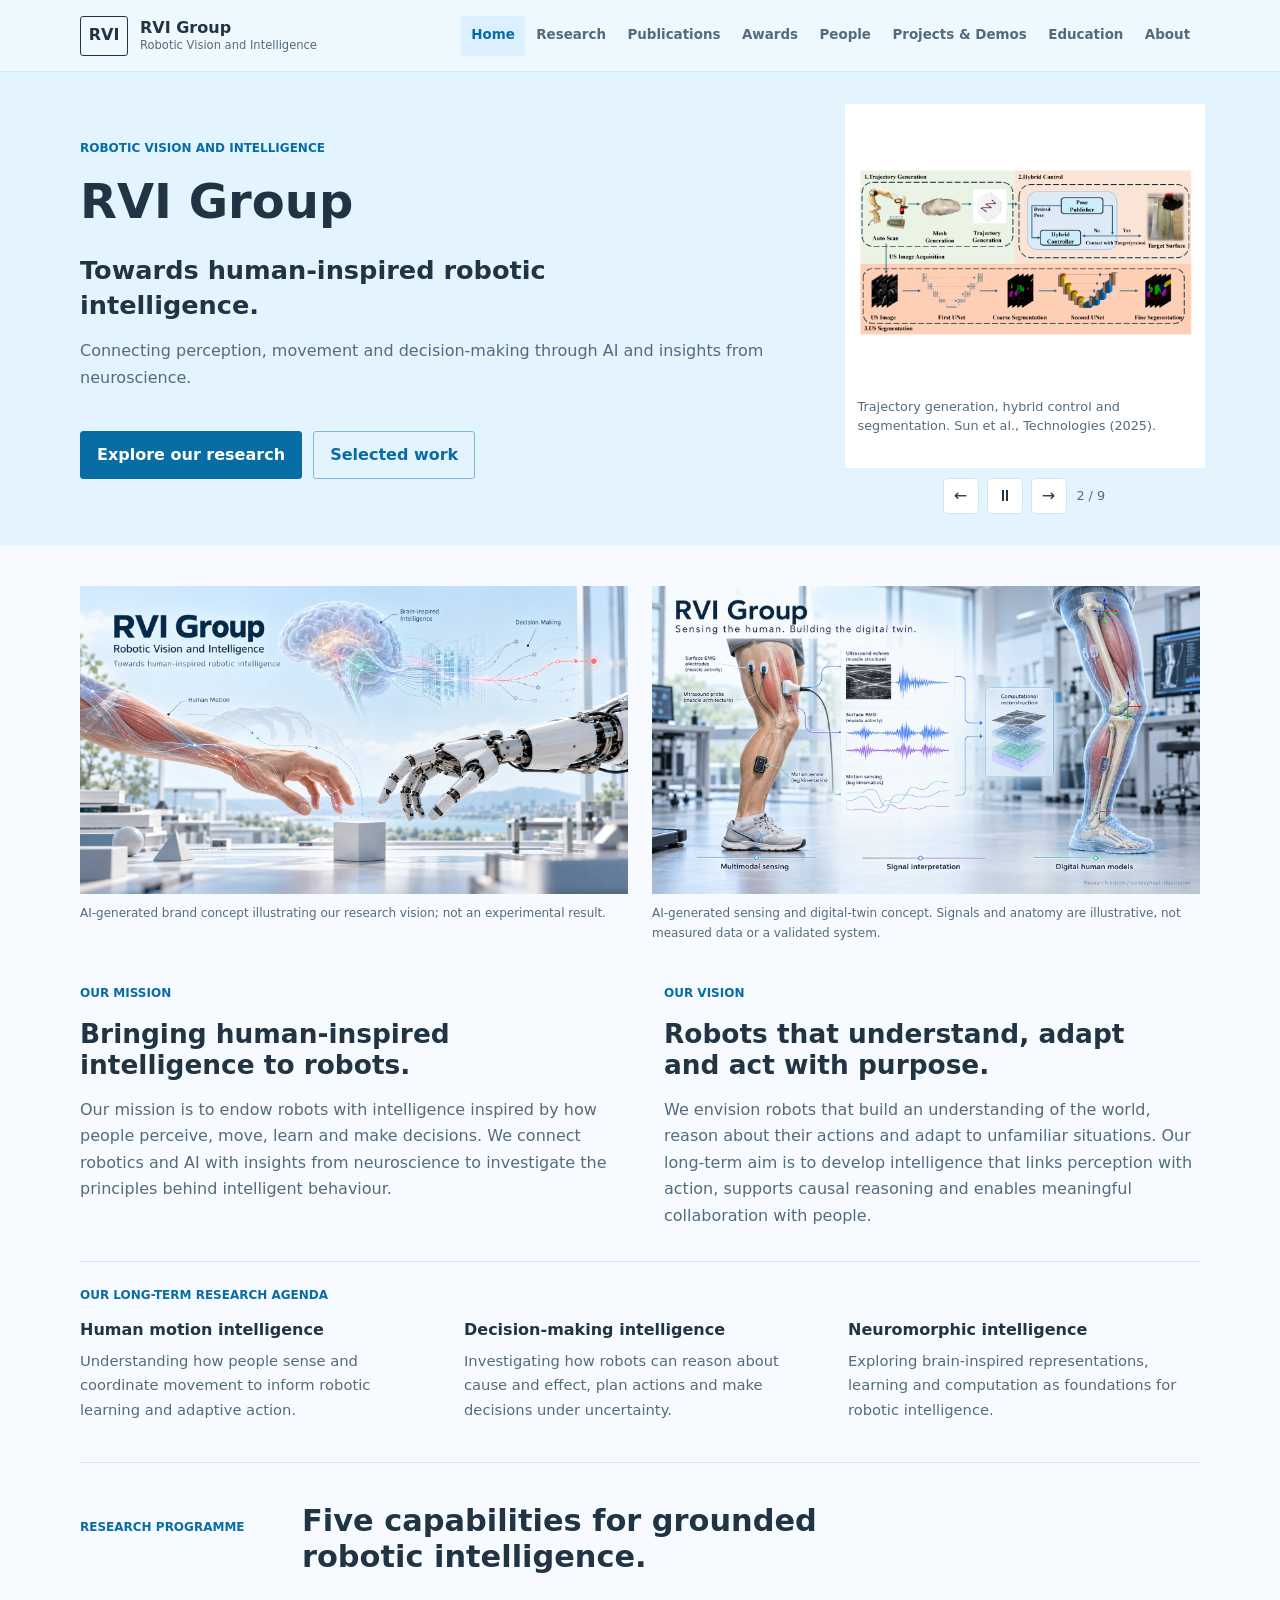
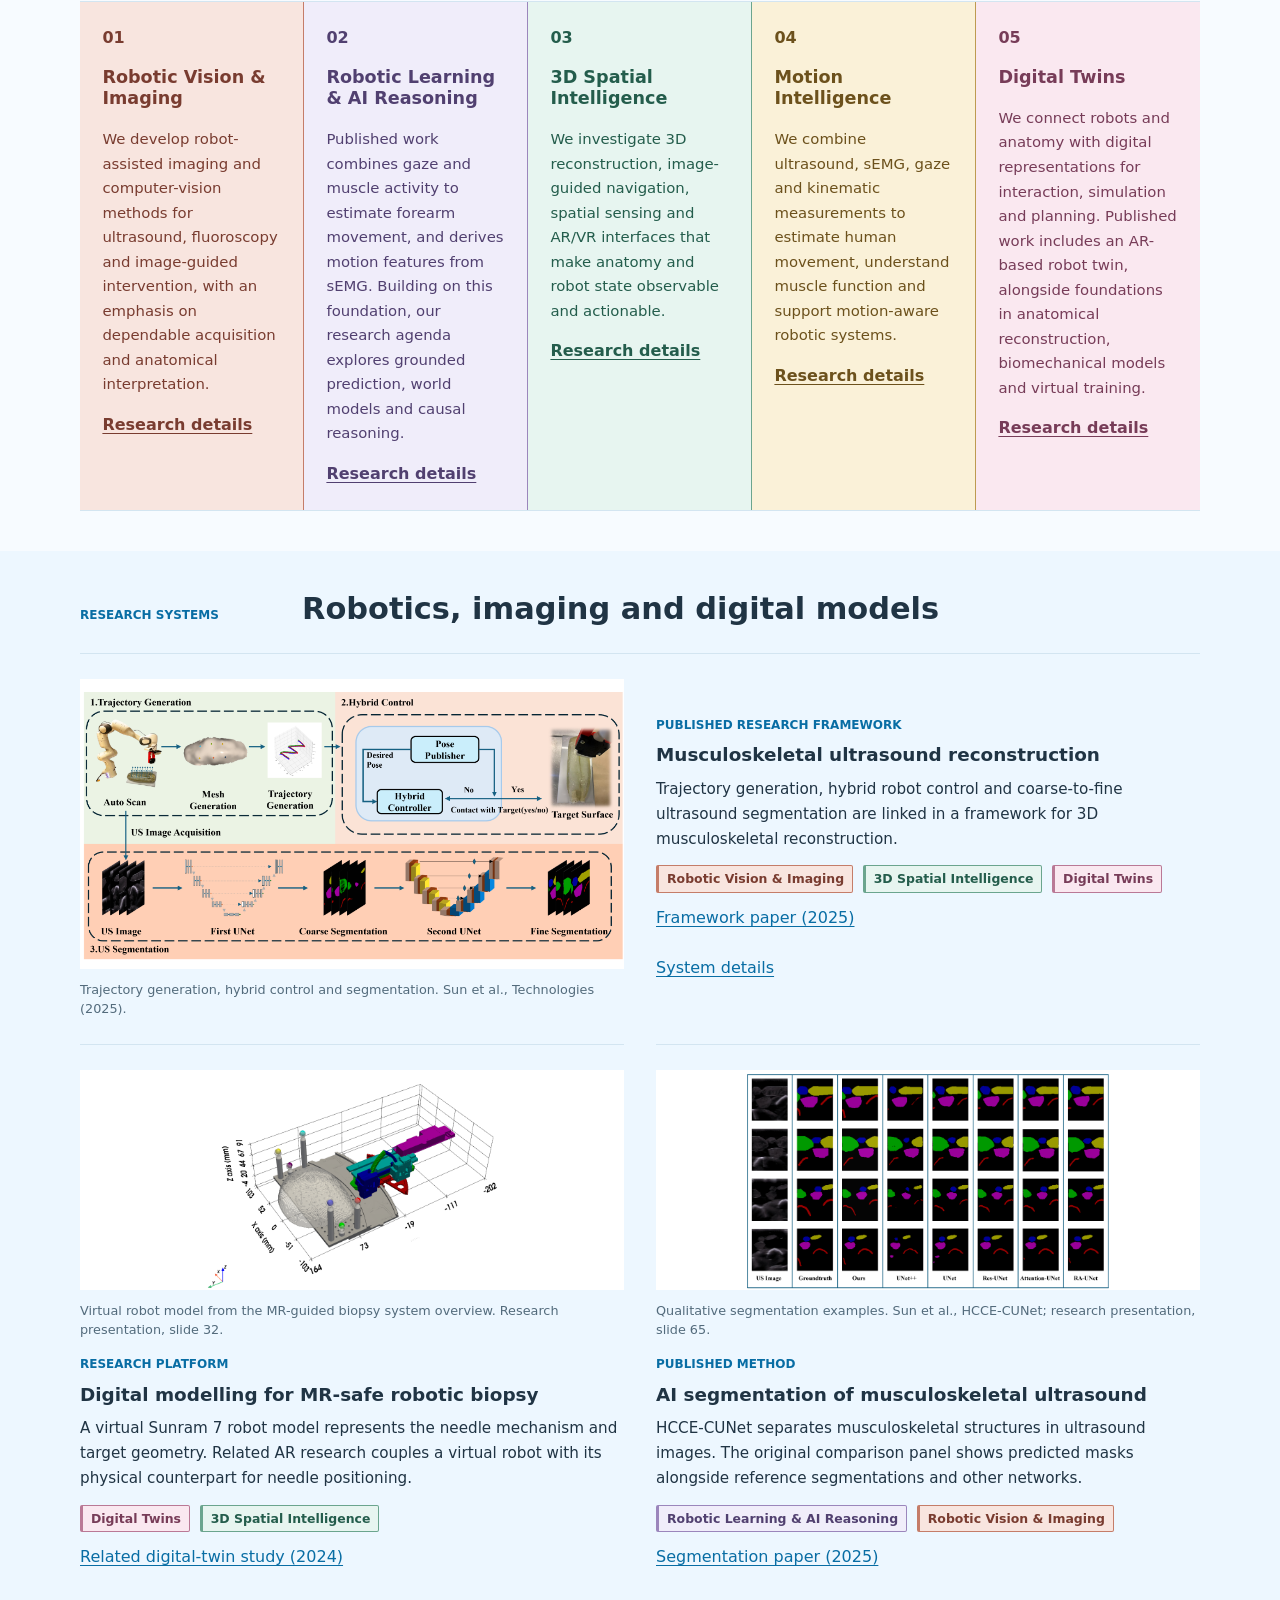
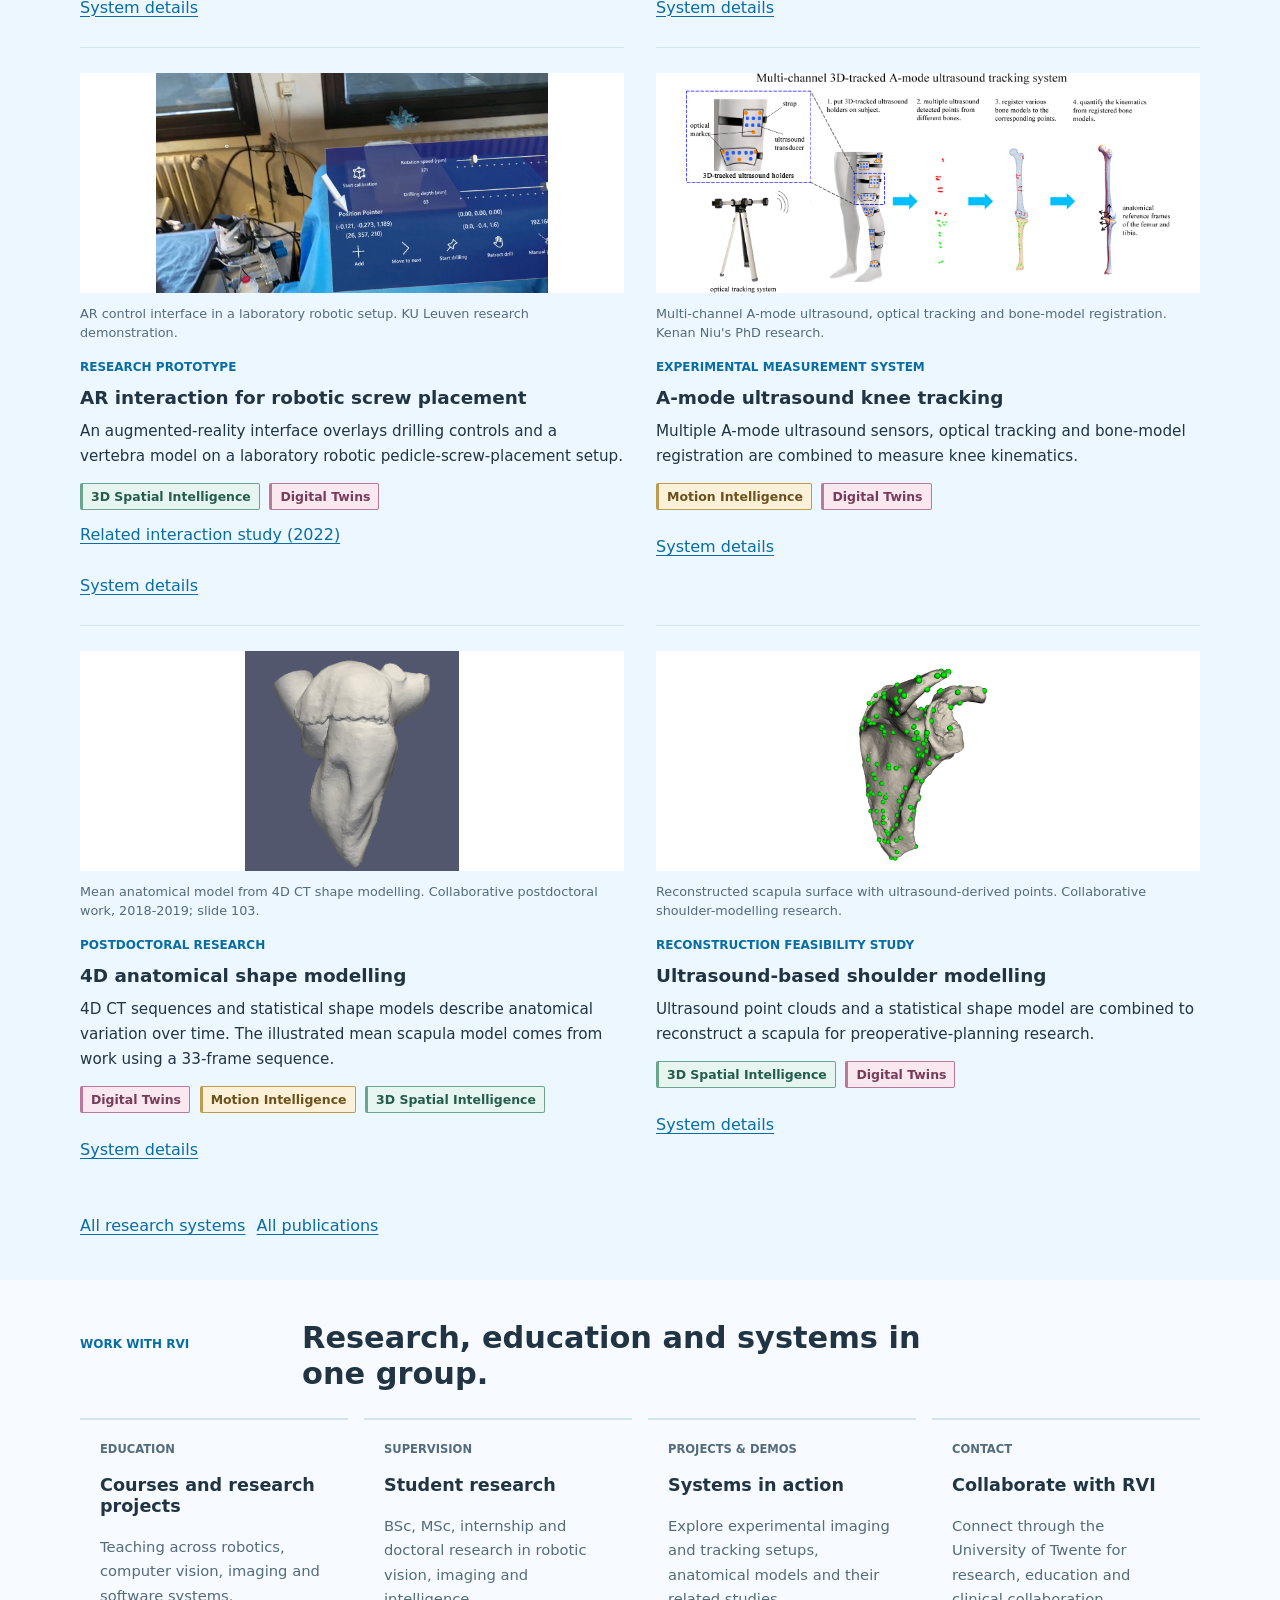
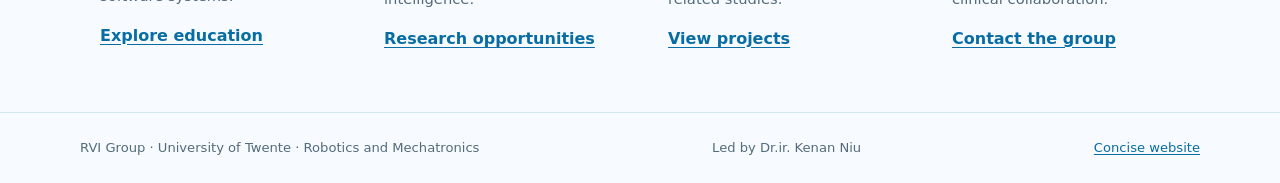
<file: index.html>
<!doctype html>
<html lang="en">
<head>
  <meta charset="utf-8">
  <meta name="viewport" content="width=device-width, initial-scale=1">
  <meta name="description" content="RVI Group advances human-inspired robotic intelligence through research in perception, human movement, decision-making and brain-inspired AI.">
  <title>RVI Group | Robotic Vision and Intelligence</title>
  <link rel="stylesheet" href="assets/css/styles.css?v=20261023-awards-page">
</head>
<body class="home-page">
  <a class="skip-link" href="#main">Skip to content</a>
  <header class="site-header">
    <a class="brand" href="index.html"><span class="brand-mark">RVI</span><span><strong>RVI Group</strong><small>Robotic Vision and Intelligence</small></span></a>
    <button class="nav-toggle" type="button" aria-expanded="false" aria-controls="site-nav"><span></span><span></span><span></span><span class="sr-only">Toggle navigation</span></button>
    <nav id="site-nav" class="site-nav" data-site-nav aria-label="Primary navigation">
      <a href="index.html" aria-current="page">Home</a><a href="research.html">Research</a><a href="publications.html">Publications</a><a href="awards.html">Awards</a><a href="people.html">People</a><a href="projects.html">Projects &amp; Demos</a><a href="education.html">Education</a><a href="about.html">About</a>
    </nav>
  </header>
  <main id="main">
    <section class="manifesto"><div class="manifesto-copy"><p class="eyebrow">Robotic Vision and Intelligence</p><h1>RVI Group</h1><p class="brand-purpose">Towards human-inspired robotic intelligence.</p><p>Connecting perception, movement and decision-making through AI and insights from neuroscience.</p><div class="action-row"><a class="button primary" href="research.html">Explore our research</a><a class="button secondary" href="publications.html">Selected work</a></div></div><div id="hero-slideshow" class="home-research-diagram" aria-label="Robotic ultrasound research setup"><figure class="research-feature-media"><a href="assets/img/orthopedics/robotic-ultrasound-phantom-setup.png"><img src="assets/img/orthopedics/robotic-ultrasound-phantom-setup.png" width="1920" height="1080" fetchpriority="high" alt="Laboratory robot and ultrasound probe beside a phantom on a University of Twente marker board."></a><figcaption>Source: Kenan Niu, orthopaedics research presentation, slides 58-59. Laboratory phantom setup.</figcaption></figure></div></section>
    <section id="mission-vision" class="section mission-vision" aria-label="Our mission and vision">
      <div class="mission-visuals">
      <figure class="mission-artwork">
        <a href="assets/img/rvi-brand-concept.png" aria-label="View full-size RVI Group brand concept"><img src="assets/img/rvi-brand-concept.png" width="1672" height="941" loading="lazy" decoding="async" alt="RVI Group brand concept: a human arm and robotic hand reaching towards an object, with brain-inspired computation and branching decision paths above."></a>
        <figcaption>AI-generated brand concept illustrating our research vision; not an experimental result.</figcaption>
      </figure>
      <figure class="mission-artwork">
        <a href="assets/img/rvi-sensing-digital-twin-concept.png" aria-label="View full-size sensing and digital twin concept"><img src="assets/img/rvi-sensing-digital-twin-concept.png" width="1672" height="941" loading="lazy" decoding="async" alt="Conceptual pathway from ultrasound, surface EMG and motion measurements through signal interpretation to a digital model of human anatomy and movement."></a>
        <figcaption>AI-generated sensing and digital-twin concept. Signals and anatomy are illustrative, not measured data or a validated system.</figcaption>
      </figure>
      </div>
      <div class="purpose-statements">
        <div><p class="eyebrow">Our mission</p><h2>Bringing human-inspired intelligence to robots.</h2><p>Our mission is to endow robots with intelligence inspired by how people perceive, move, learn and make decisions. We connect robotics and AI with insights from neuroscience to investigate the principles behind intelligent behaviour.</p></div>
        <div><p class="eyebrow">Our vision</p><h2>Robots that understand, adapt and act with purpose.</h2><p>We envision robots that build an understanding of the world, reason about their actions and adapt to unfamiliar situations. Our long-term aim is to develop intelligence that links perception with action, supports causal reasoning and enables meaningful collaboration with people.</p></div>
      </div>
      <div class="intelligence-agenda">
        <p class="eyebrow">Our long-term research agenda</p>
        <div class="intelligence-themes">
          <div><h3>Human motion intelligence</h3><p>Understanding how people sense and coordinate movement to inform robotic learning and adaptive action.</p></div>
          <div><h3>Decision-making intelligence</h3><p>Investigating how robots can reason about cause and effect, plan actions and make decisions under uncertainty.</p></div>
          <div><h3>Neuromorphic intelligence</h3><p>Exploring brain-inspired representations, learning and computation as foundations for robotic intelligence.</p></div>
        </div>
      </div>
    </section>
    <section id="research" class="section"><div class="section-heading"><p class="eyebrow">Research programme</p><h2>Five capabilities for grounded robotic intelligence.</h2></div><div id="home-pillars" class="pillar-grid"><article class="pillar-card" data-research="vision-imaging"><h3>Robotic Vision &amp; Imaging</h3></article><article class="pillar-card" data-research="learning-reasoning"><h3>Robotic Learning &amp; AI Reasoning</h3></article><article class="pillar-card" data-research="spatial-intelligence"><h3>3D Spatial Intelligence</h3></article><article class="pillar-card" data-research="motion-intelligence"><h3>Motion Intelligence</h3></article><article class="pillar-card" data-research="digital-twins"><h3>Digital Twins</h3></article></div></section>
    <section id="publications" class="section surface"><div class="section-heading"><p class="eyebrow">Research systems</p><h2>Robotics, imaging and digital models</h2></div><div id="home-evidence" class="research-portfolio home-portfolio"></div><div class="action-row"><a href="projects.html">All research systems</a><a href="publications.html">All publications</a></div></section>
    <section class="section"><div class="section-heading"><p class="eyebrow">Work with RVI</p><h2>Research, education and systems in one group.</h2></div><div class="pathway-grid"><article id="education"><span>Education</span><h3>Courses and research projects</h3><p>Teaching across robotics, computer vision, imaging and software systems.</p><a href="education.html">Explore education</a></article><article id="supervision"><span>Supervision</span><h3>Student research</h3><p>BSc, MSc, internship and doctoral research in robotic vision, imaging and intelligence.</p><a href="education.html">Research opportunities</a></article><article id="demos"><span>Projects &amp; demos</span><h3>Systems in action</h3><p>Explore experimental imaging and tracking setups, anatomical models and their related studies.</p><a href="projects.html">View projects</a></article><article id="contact"><span>Contact</span><h3>Collaborate with RVI</h3><p>Connect through the University of Twente for research, education and clinical collaboration.</p><a href="about.html">Contact the group</a></article></div></section>
  </main>
  <footer class="site-footer"><p>RVI Group · University of Twente · Robotics and Mechatronics</p><p>Led by Dr.ir. Kenan Niu</p><a href="simple/">Concise website</a></footer>
  <script src="assets/data/site-data.js"></script><script src="assets/data/research-data.js?v=20261023-digital-twins"></script><script src="assets/data/projects-data.js?v=20261023-showcase"></script><script src="assets/data/publications-data.js?v=20261023-digital-twins"></script><script src="assets/js/common.js"></script><script src="assets/js/projects.js?v=20261023-digital-twins"></script><script src="assets/js/slideshow-core.js?v=20261023-carousel"></script><script src="assets/js/hero-carousel.js?v=20261023-carousel"></script><script src="assets/js/home.js?v=20261023-carousel"></script><script src="assets/js/main.js"></script>
</body>
</html>
</file>
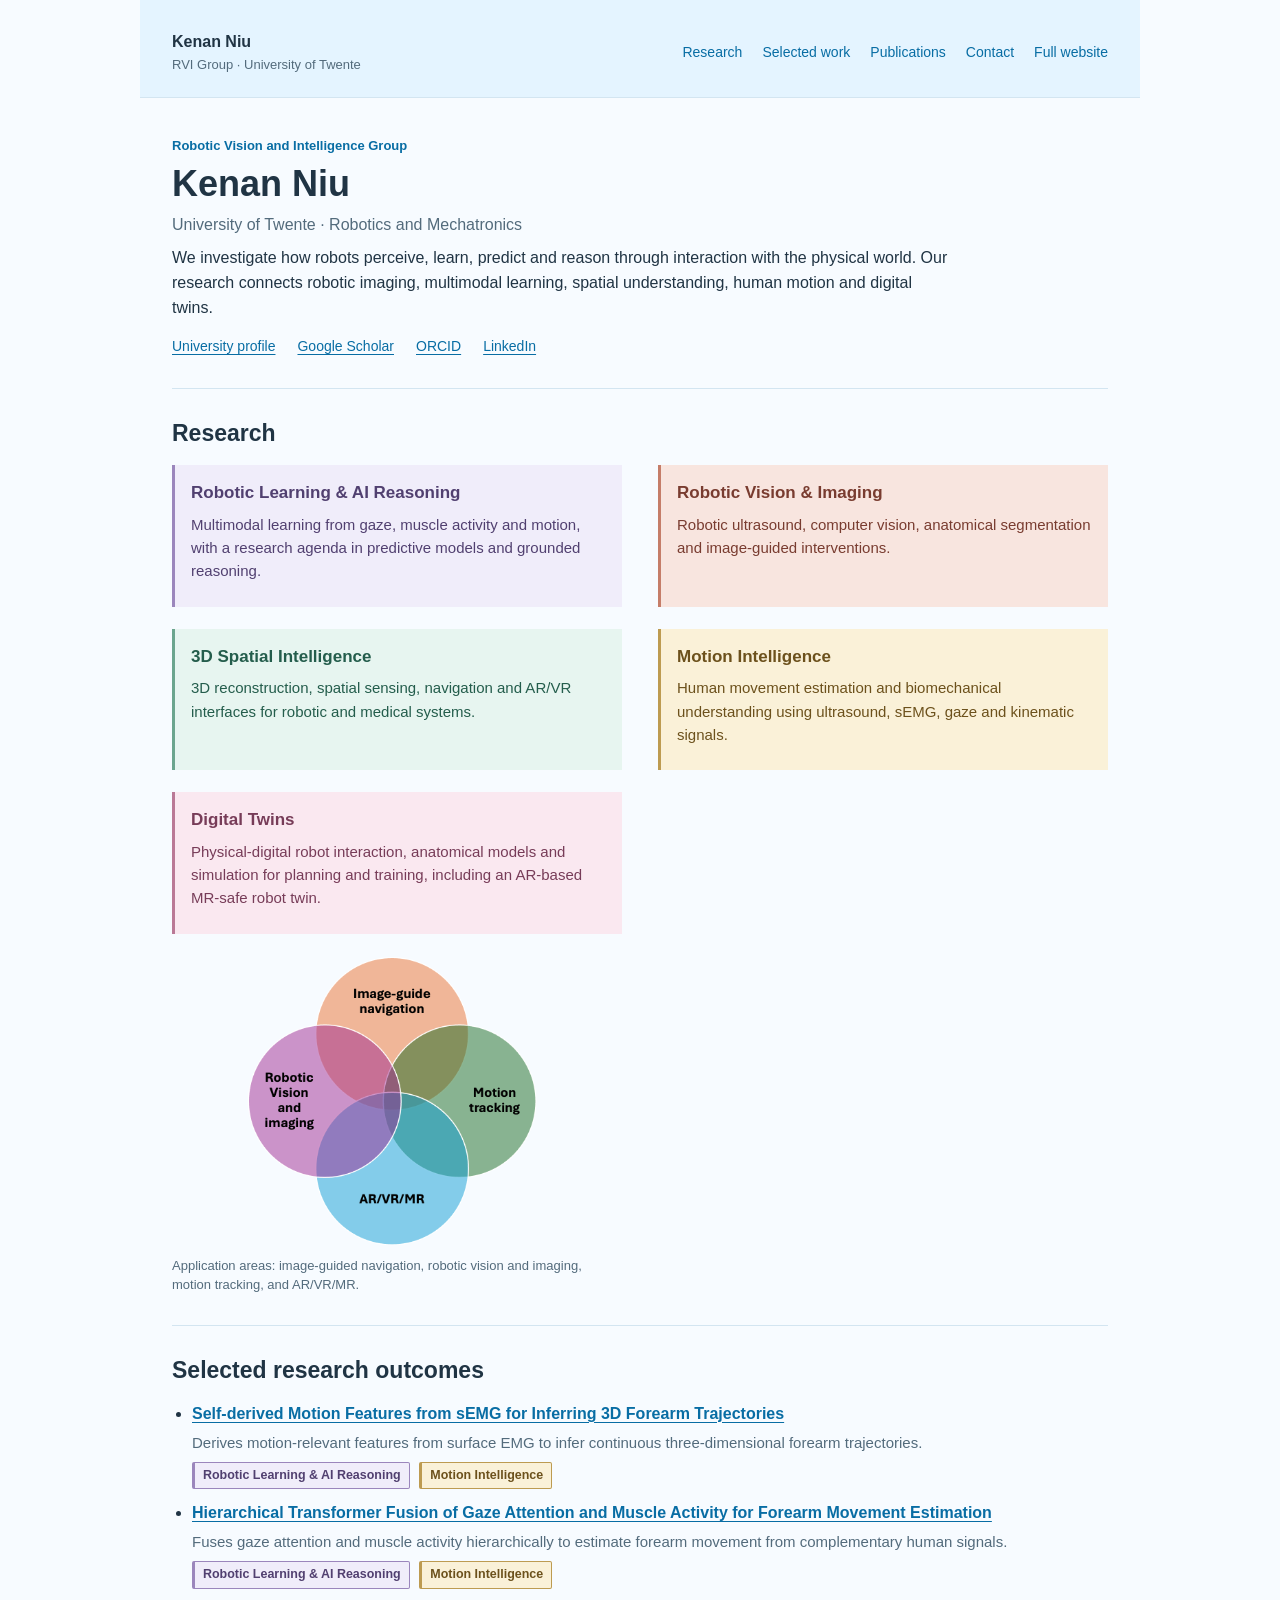
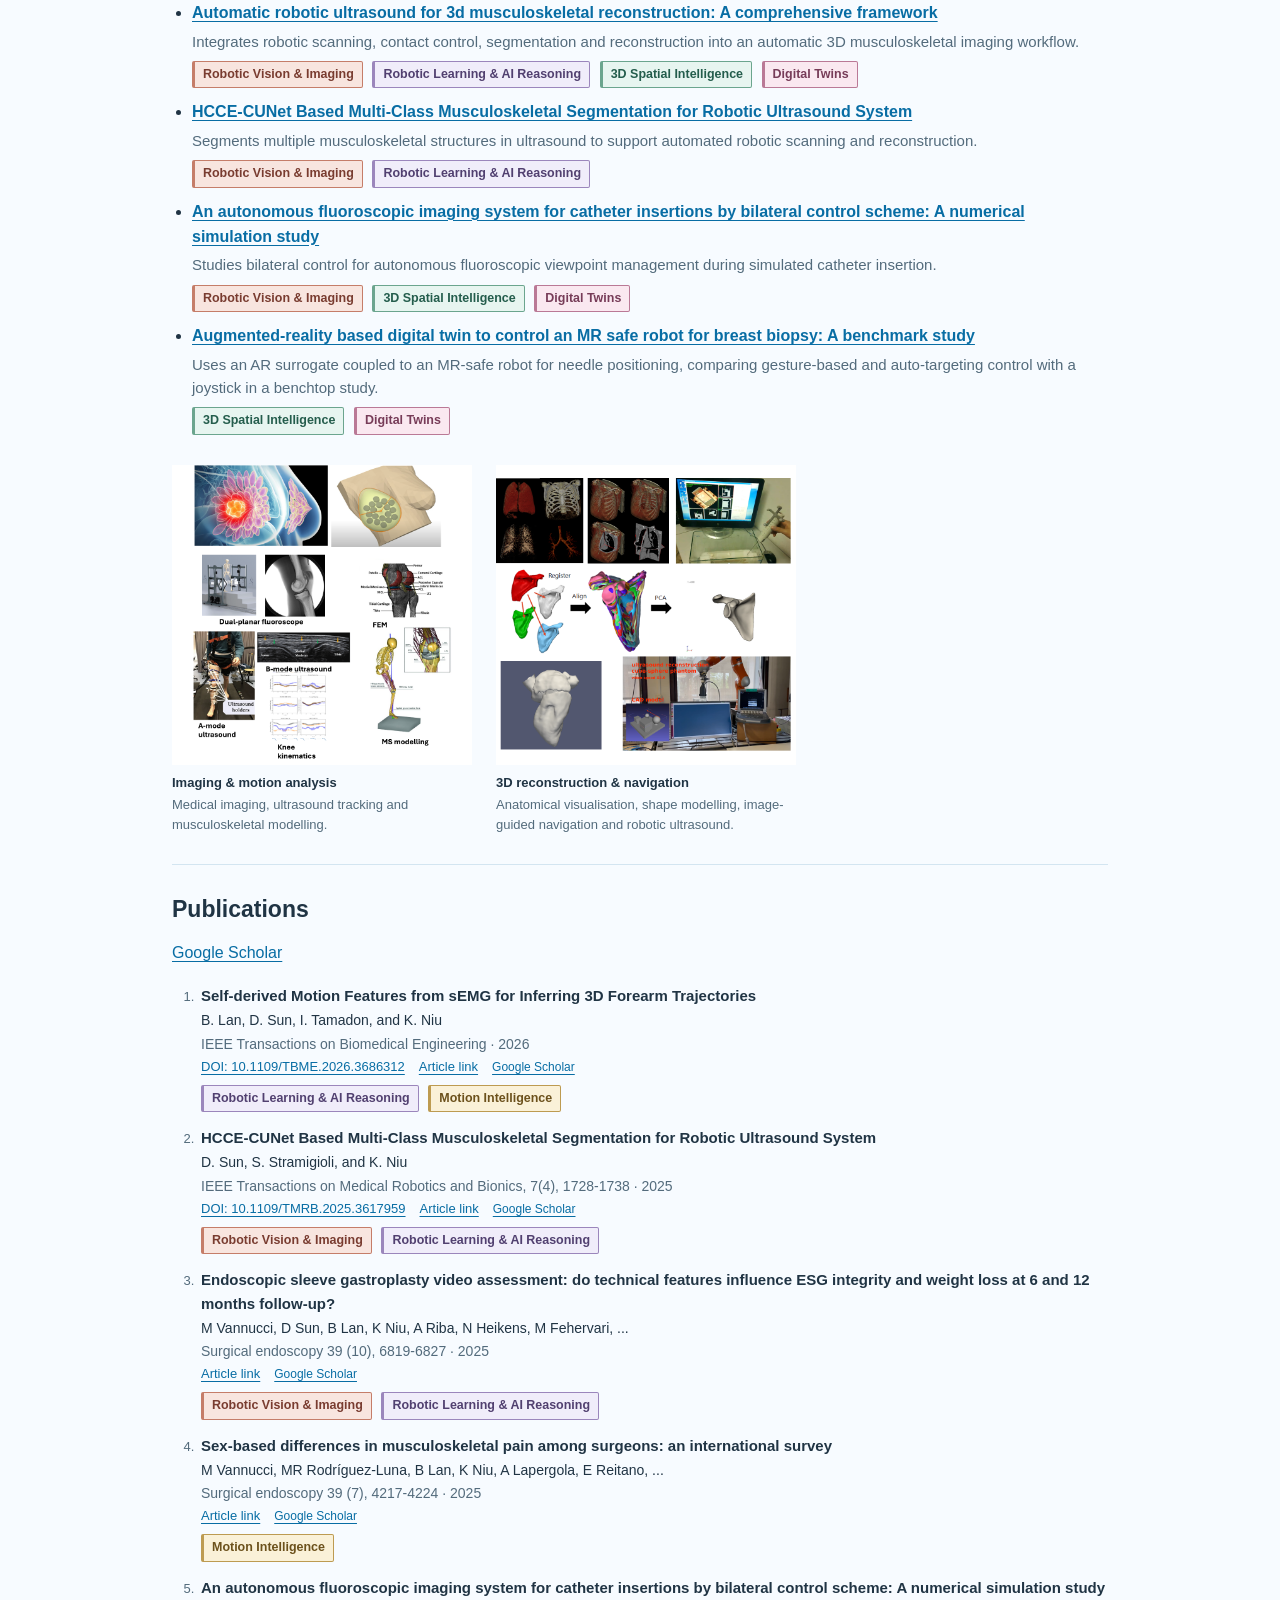
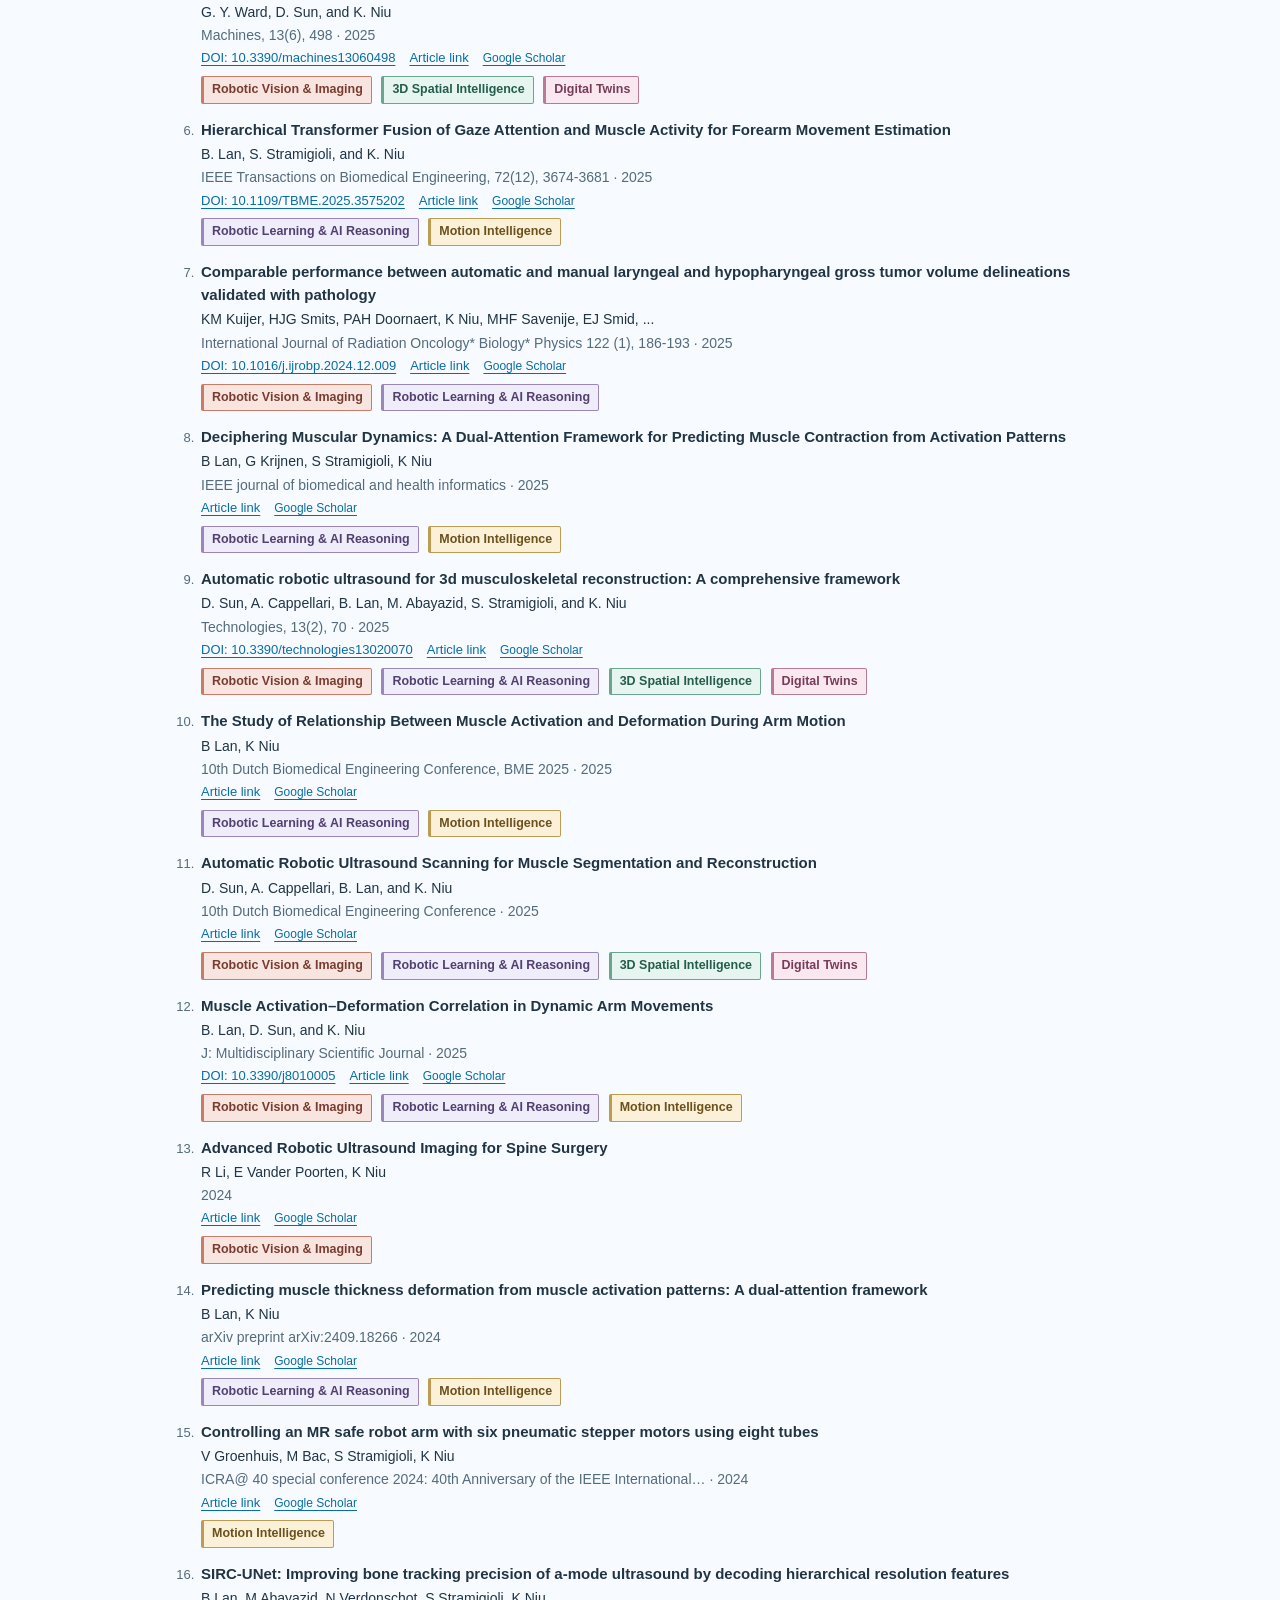
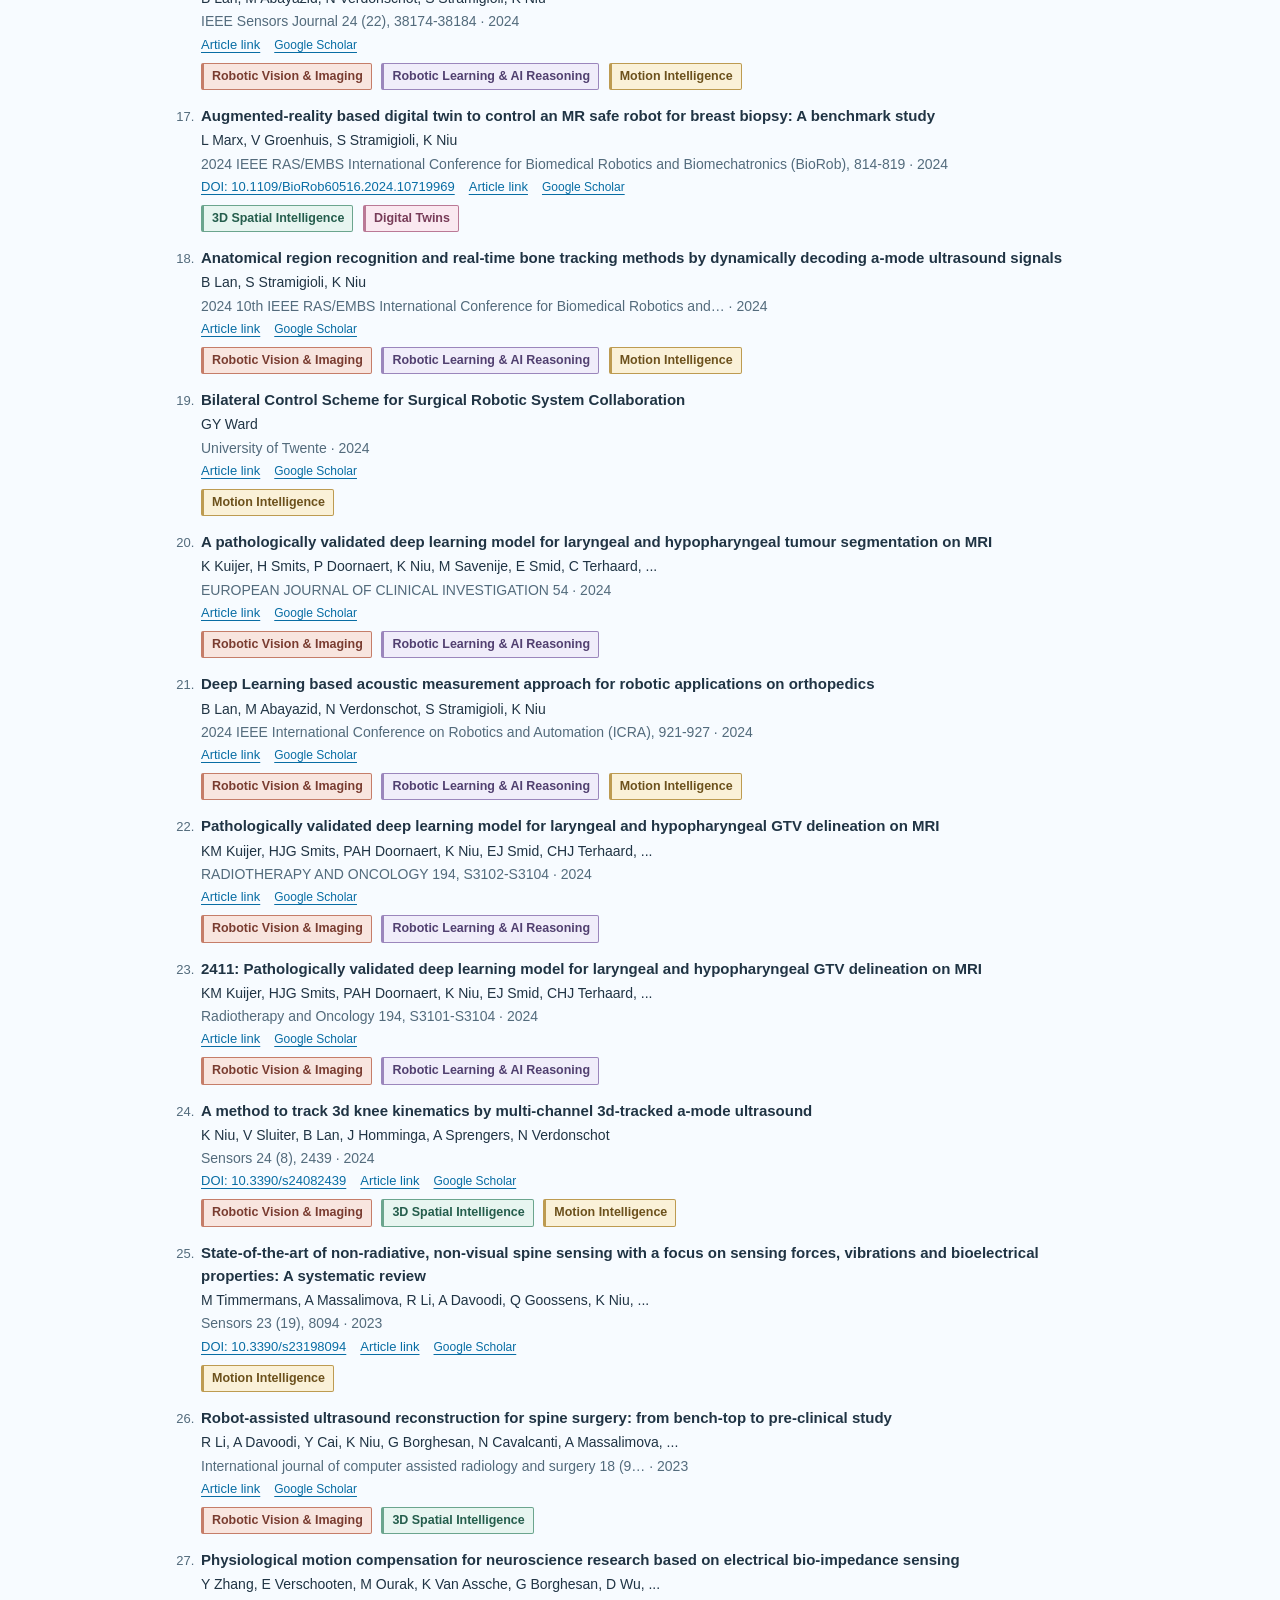
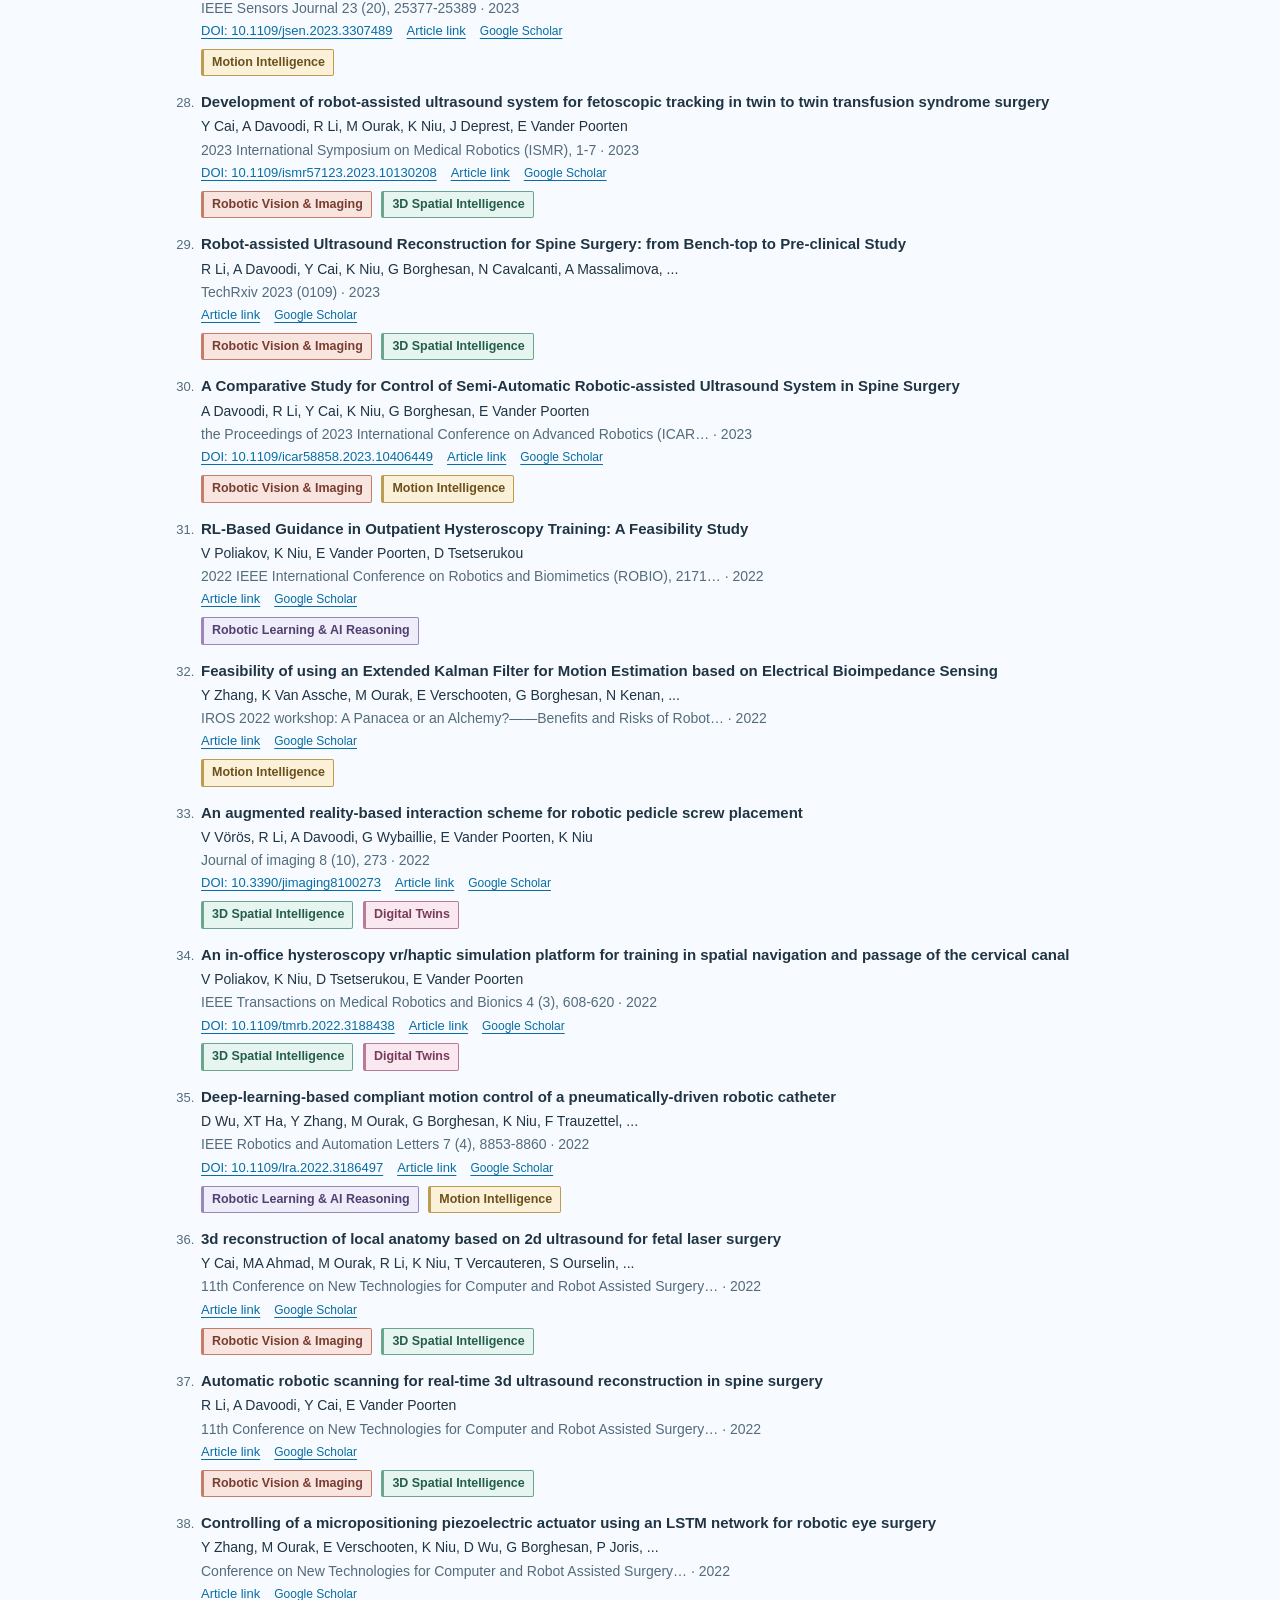
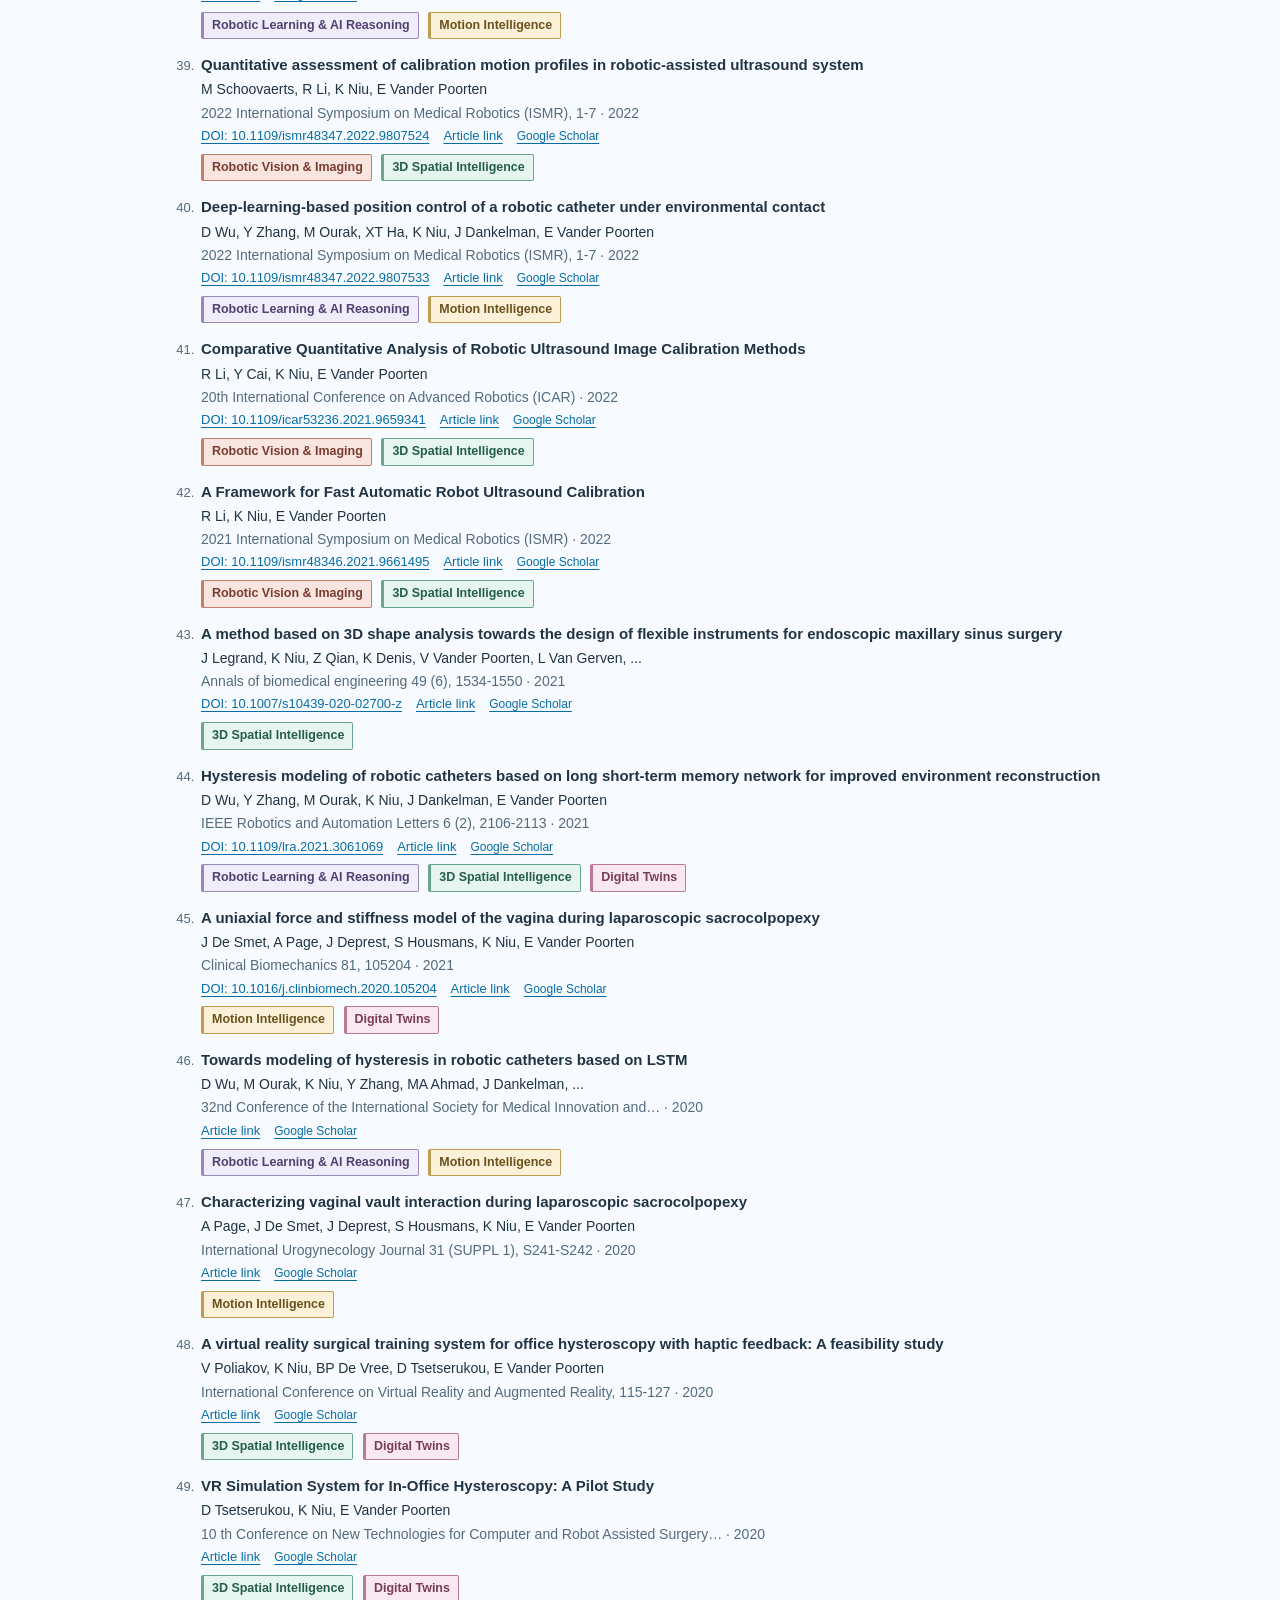
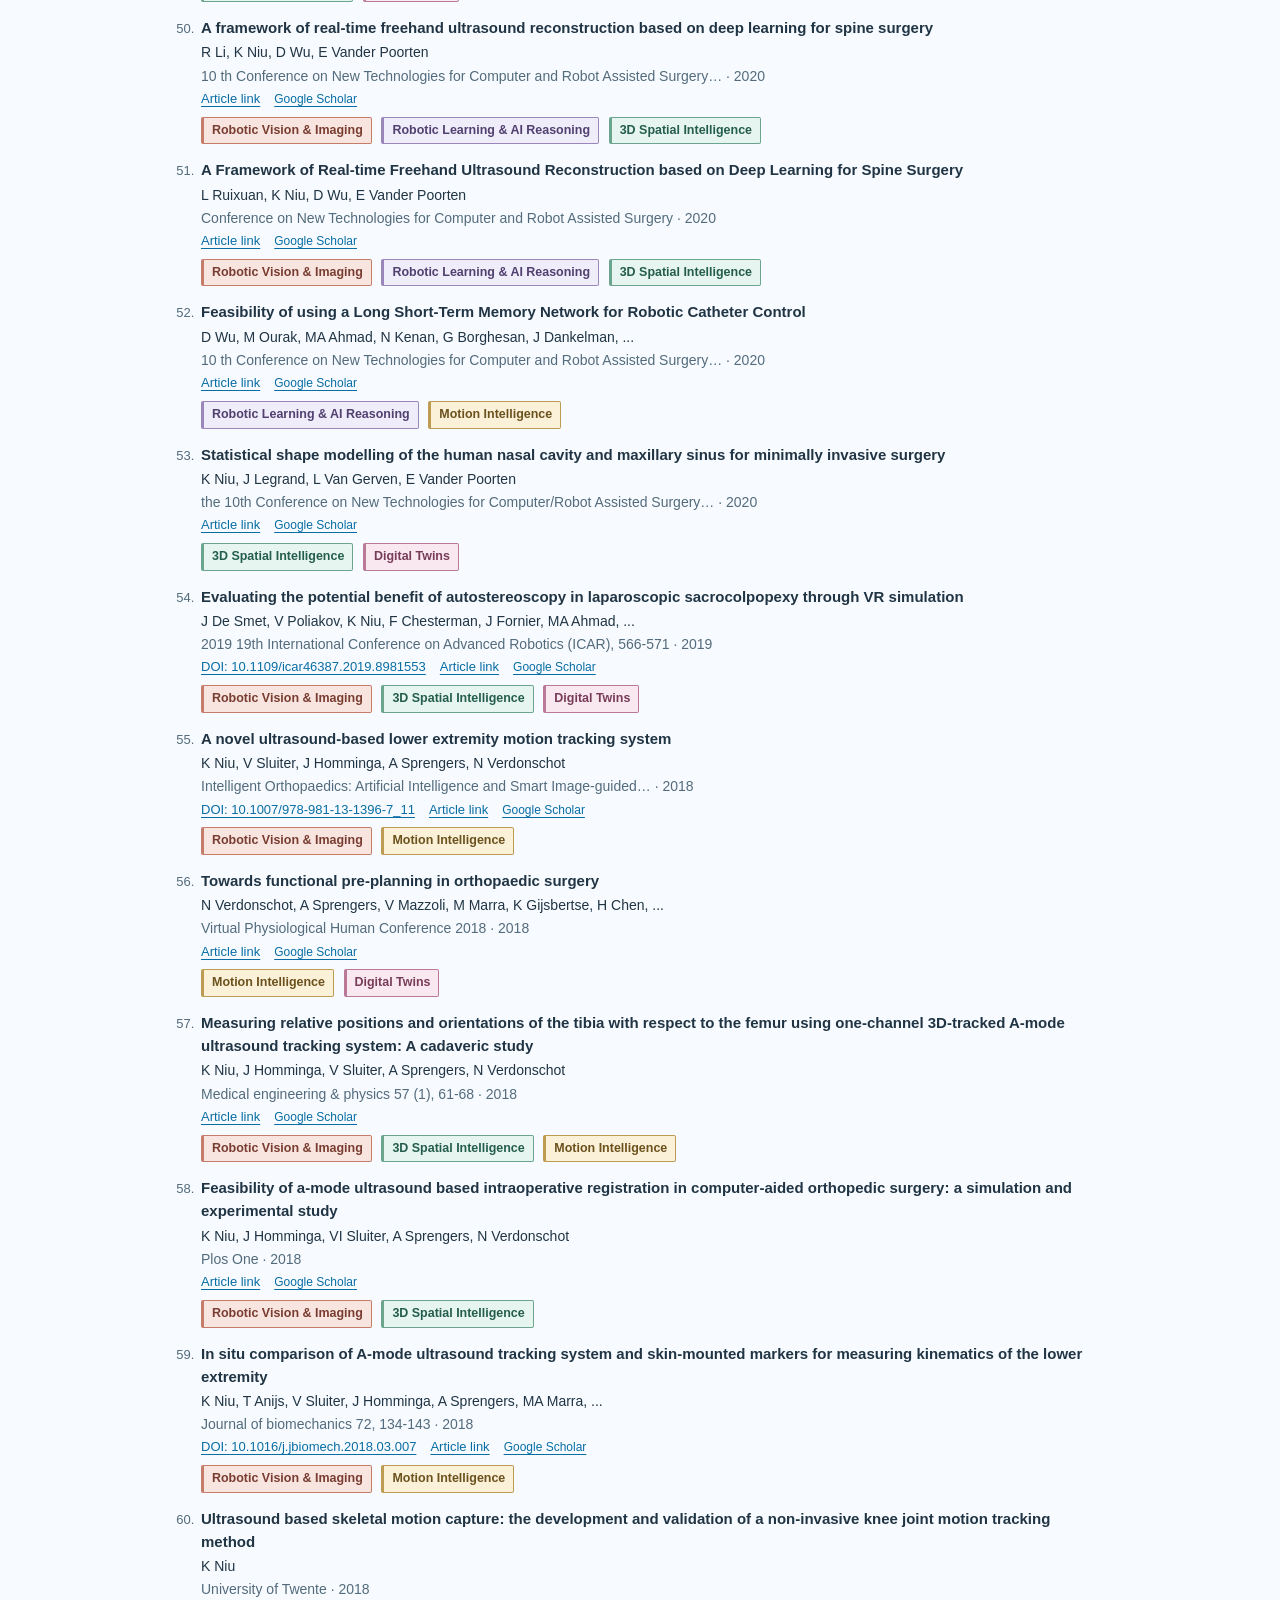
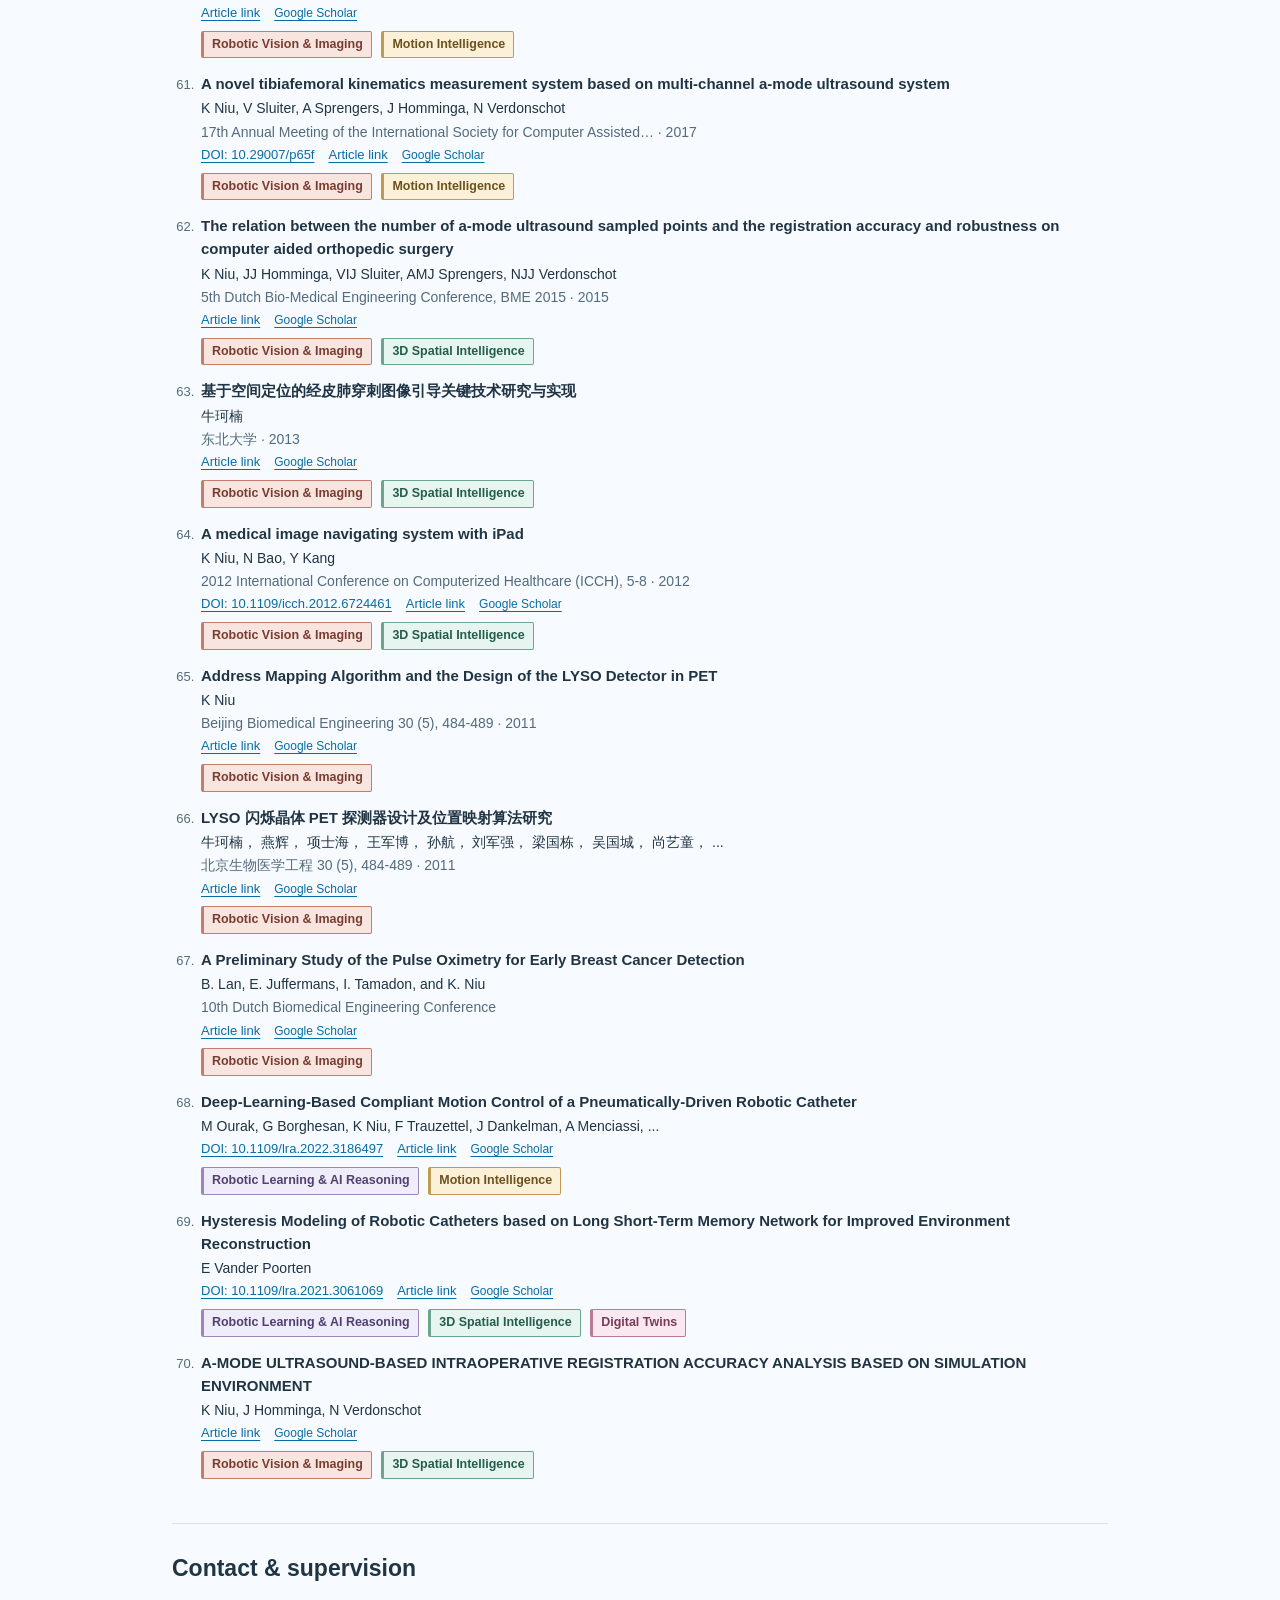
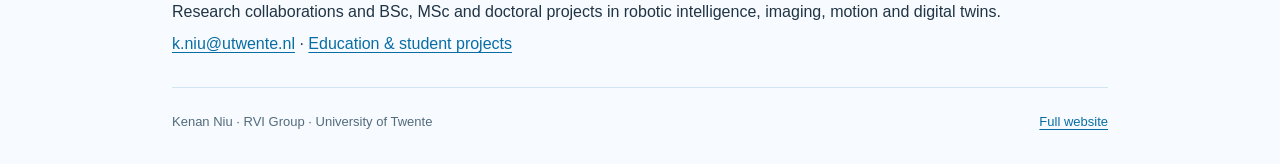
<file: simple/index.html>
<!doctype html>
<html lang="en"><head><meta charset="utf-8"><meta name="viewport" content="width=device-width,initial-scale=1"><meta name="description" content="Kenan Niu and RVI Group: research in robotic learning, AI reasoning, vision, spatial intelligence, motion and digital twins. Complete publication archive."><title>Kenan Niu | RVI Group Research & Publications</title><link rel="icon" href="data:,"><link rel="stylesheet" href="style.css?v=20261023-digital-twins"><link rel="stylesheet" href="../assets/css/research-colors.css?v=20261023-digital-twins"></head>
<body><a class="skip" href="#main">Skip to content</a><header><a class="identity" href="#main">Kenan Niu <span>RVI Group · University of Twente</span></a><nav aria-label="Main navigation"><a href="#research">Research</a><a href="#results">Selected work</a><a href="#publications">Publications</a><a href="#contact">Contact</a><a href="../">Full website</a></nav></header>
<main id="main"><section class="intro"><p class="eyebrow">Robotic Vision and Intelligence Group</p><h1>Kenan Niu</h1><p class="affiliation">University of Twente · Robotics and Mechatronics</p><p>We investigate how robots perceive, learn, predict and reason through interaction with the physical world. Our research connects robotic imaging, multimodal learning, spatial understanding, human motion and digital twins.</p><div class="profiles"><a href="https://people.utwente.nl/k.niu">University profile</a><a href="https://scholar.google.com/citations?user=mWEOPuMAAAAJ&amp;hl=en">Google Scholar</a><a href="https://orcid.org/0000-0002-5498-4311">ORCID</a><a href="https://www.linkedin.com/in/kenanniu/">LinkedIn</a></div></section>
<section id="research"><h2>Research</h2><div class="directions"><article data-research="learning-reasoning"><h3>Robotic Learning & AI Reasoning</h3><p>Multimodal learning from gaze, muscle activity and motion, with a research agenda in predictive models and grounded reasoning.</p></article><article data-research="vision-imaging"><h3>Robotic Vision & Imaging</h3><p>Robotic ultrasound, computer vision, anatomical segmentation and image-guided interventions.</p></article><article data-research="spatial-intelligence"><h3>3D Spatial Intelligence</h3><p>3D reconstruction, spatial sensing, navigation and AR/VR interfaces for robotic and medical systems.</p></article><article data-research="motion-intelligence"><h3>Motion Intelligence</h3><p>Human movement estimation and biomechanical understanding using ultrasound, sEMG, gaze and kinematic signals.</p></article><article data-research="digital-twins"><h3>Digital Twins</h3><p>Physical-digital robot interaction, anatomical models and simulation for planning and training, including an AR-based MR-safe robot twin.</p></article></div><figure class="research-image focus-diagram"><a href="images/research-directions.png"><img src="images/research-directions.png" width="1280" height="856" alt="Overlapping application areas: image-guided navigation, robotic vision and imaging, motion tracking, and AR/VR/MR."></a><figcaption>Application areas: image-guided navigation, robotic vision and imaging, motion tracking, and AR/VR/MR.</figcaption></figure></section>
<section id="results"><h2>Selected research outcomes</h2><ul class="highlights"><li><a href="https://doi.org/10.1109/TBME.2026.3686312">Self-derived Motion Features from sEMG for Inferring 3D Forearm Trajectories</a><p>Derives motion-relevant features from surface EMG to infer continuous three-dimensional forearm trajectories.</p><div class="research-tags" aria-label="Research directions"><span class="research-tag" data-research="learning-reasoning">Robotic Learning &amp; AI Reasoning</span><span class="research-tag" data-research="motion-intelligence">Motion Intelligence</span></div></li><li><a href="https://doi.org/10.1109/TBME.2025.3575202">Hierarchical Transformer Fusion of Gaze Attention and Muscle Activity for Forearm Movement Estimation</a><p>Fuses gaze attention and muscle activity hierarchically to estimate forearm movement from complementary human signals.</p><div class="research-tags" aria-label="Research directions"><span class="research-tag" data-research="learning-reasoning">Robotic Learning &amp; AI Reasoning</span><span class="research-tag" data-research="motion-intelligence">Motion Intelligence</span></div></li><li><a href="https://doi.org/10.3390/technologies13020070">Automatic robotic ultrasound for 3d musculoskeletal reconstruction: A comprehensive framework</a><p>Integrates robotic scanning, contact control, segmentation and reconstruction into an automatic 3D musculoskeletal imaging workflow.</p><div class="research-tags" aria-label="Research directions"><span class="research-tag" data-research="vision-imaging">Robotic Vision &amp; Imaging</span><span class="research-tag" data-research="learning-reasoning">Robotic Learning &amp; AI Reasoning</span><span class="research-tag" data-research="spatial-intelligence">3D Spatial Intelligence</span><span class="research-tag" data-research="digital-twins">Digital Twins</span></div></li><li><a href="https://doi.org/10.1109/TMRB.2025.3617959">HCCE-CUNet Based Multi-Class Musculoskeletal Segmentation for Robotic Ultrasound System</a><p>Segments multiple musculoskeletal structures in ultrasound to support automated robotic scanning and reconstruction.</p><div class="research-tags" aria-label="Research directions"><span class="research-tag" data-research="vision-imaging">Robotic Vision &amp; Imaging</span><span class="research-tag" data-research="learning-reasoning">Robotic Learning &amp; AI Reasoning</span></div></li><li><a href="https://doi.org/10.3390/machines13060498">An autonomous fluoroscopic imaging system for catheter insertions by bilateral control scheme: A numerical simulation study</a><p>Studies bilateral control for autonomous fluoroscopic viewpoint management during simulated catheter insertion.</p><div class="research-tags" aria-label="Research directions"><span class="research-tag" data-research="vision-imaging">Robotic Vision &amp; Imaging</span><span class="research-tag" data-research="spatial-intelligence">3D Spatial Intelligence</span><span class="research-tag" data-research="digital-twins">Digital Twins</span></div></li><li><a href="https://doi.org/10.1109/BioRob60516.2024.10719969">Augmented-reality based digital twin to control an MR safe robot for breast biopsy: A benchmark study</a><p>Uses an AR surrogate coupled to an MR-safe robot for needle positioning, comparing gesture-based and auto-targeting control with a joystick in a benchtop study.</p><div class="research-tags" aria-label="Research directions"><span class="research-tag" data-research="spatial-intelligence">3D Spatial Intelligence</span><span class="research-tag" data-research="digital-twins">Digital Twins</span></div></li></ul><div class="research-gallery"><figure><a href="images/imaging-motion-research.png"><img src="images/imaging-motion-research.png" width="825" height="930" loading="lazy" alt="Research montage of breast imaging, knee anatomy, fluoroscopy, ultrasound motion tracking and biomechanical modelling."></a><figcaption><strong>Imaging & motion analysis</strong><span>Medical imaging, ultrasound tracking and musculoskeletal modelling.</span></figcaption></figure><figure><a href="images/reconstruction-navigation-research.png"><img src="images/reconstruction-navigation-research.png" width="961" height="872" loading="lazy" alt="Research montage of anatomical volume rendering, tracked image-guided navigation, statistical shape modelling and robotic ultrasound reconstruction."></a><figcaption><strong>3D reconstruction & navigation</strong><span>Anatomical visualisation, shape modelling, image-guided navigation and robotic ultrasound.</span></figcaption></figure></div></section>
<section id="publications"><h2>Publications</h2><p><a href="https://scholar.google.com/citations?user=mWEOPuMAAAAJ&amp;hl=en&amp;sortby=pubdate">Google Scholar</a></p><ol class="publication-list"><li><a href="https://doi.org/10.1109/TBME.2026.3686312">Self-derived Motion Features from sEMG for Inferring 3D Forearm Trajectories</a><p>B. Lan, D. Sun, I. Tamadon, and K. Niu</p><p class="venue">IEEE Transactions on Biomedical Engineering · 2026</p><div class="publication-links"><a href="https://doi.org/10.1109/TBME.2026.3686312">DOI: 10.1109/TBME.2026.3686312</a><a href="https://doi.org/10.1109/TBME.2026.3686312">Article link</a><a class="source" href="https://scholar.google.com/citations?view_op=view_citation&amp;hl=en&amp;oe=ASCII&amp;user=mWEOPuMAAAAJ&amp;pagesize=100&amp;sortby=pubdate&amp;citation_for_view=mWEOPuMAAAAJ:70eg2SAEIzsC">Google Scholar</a></div><div class="research-tags" aria-label="Research directions"><span class="research-tag" data-research="learning-reasoning">Robotic Learning &amp; AI Reasoning</span><span class="research-tag" data-research="motion-intelligence">Motion Intelligence</span></div></li><li><a href="https://doi.org/10.1109/TMRB.2025.3617959">HCCE-CUNet Based Multi-Class Musculoskeletal Segmentation for Robotic Ultrasound System</a><p>D. Sun, S. Stramigioli, and K. Niu</p><p class="venue">IEEE Transactions on Medical Robotics and Bionics, 7(4), 1728-1738 · 2025</p><div class="publication-links"><a href="https://doi.org/10.1109/TMRB.2025.3617959">DOI: 10.1109/TMRB.2025.3617959</a><a href="https://doi.org/10.1109/TMRB.2025.3617959">Article link</a><a class="source" href="https://scholar.google.com/citations?view_op=view_citation&amp;hl=en&amp;oe=ASCII&amp;user=mWEOPuMAAAAJ&amp;pagesize=100&amp;sortby=pubdate&amp;citation_for_view=mWEOPuMAAAAJ:vV6vV6tmYwMC">Google Scholar</a></div><div class="research-tags" aria-label="Research directions"><span class="research-tag" data-research="vision-imaging">Robotic Vision &amp; Imaging</span><span class="research-tag" data-research="learning-reasoning">Robotic Learning &amp; AI Reasoning</span></div></li><li><a href="https://scholar.google.com/citations?view_op=view_citation&amp;hl=en&amp;oe=ASCII&amp;user=mWEOPuMAAAAJ&amp;pagesize=100&amp;sortby=pubdate&amp;citation_for_view=mWEOPuMAAAAJ:lSLTfruPkqcC">Endoscopic sleeve gastroplasty video assessment: do technical features influence ESG integrity and weight loss at 6 and 12 months follow-up?</a><p>M Vannucci, D Sun, B Lan, K Niu, A Riba, N Heikens, M Fehervari, ...</p><p class="venue">Surgical endoscopy 39 (10), 6819-6827 · 2025</p><div class="publication-links"><a href="https://scholar.google.com/citations?view_op=view_citation&amp;hl=en&amp;oe=ASCII&amp;user=mWEOPuMAAAAJ&amp;pagesize=100&amp;sortby=pubdate&amp;citation_for_view=mWEOPuMAAAAJ:lSLTfruPkqcC">Article link</a><a class="source" href="https://scholar.google.com/citations?view_op=view_citation&amp;hl=en&amp;oe=ASCII&amp;user=mWEOPuMAAAAJ&amp;pagesize=100&amp;sortby=pubdate&amp;citation_for_view=mWEOPuMAAAAJ:lSLTfruPkqcC">Google Scholar</a></div><div class="research-tags" aria-label="Research directions"><span class="research-tag" data-research="vision-imaging">Robotic Vision &amp; Imaging</span><span class="research-tag" data-research="learning-reasoning">Robotic Learning &amp; AI Reasoning</span></div></li><li><a href="https://scholar.google.com/citations?view_op=view_citation&amp;hl=en&amp;oe=ASCII&amp;user=mWEOPuMAAAAJ&amp;pagesize=100&amp;sortby=pubdate&amp;citation_for_view=mWEOPuMAAAAJ:ns9cj8rnVeAC">Sex-based differences in musculoskeletal pain among surgeons: an international survey</a><p>M Vannucci, MR Rodríguez-Luna, B Lan, K Niu, A Lapergola, E Reitano, ...</p><p class="venue">Surgical endoscopy 39 (7), 4217-4224 · 2025</p><div class="publication-links"><a href="https://scholar.google.com/citations?view_op=view_citation&amp;hl=en&amp;oe=ASCII&amp;user=mWEOPuMAAAAJ&amp;pagesize=100&amp;sortby=pubdate&amp;citation_for_view=mWEOPuMAAAAJ:ns9cj8rnVeAC">Article link</a><a class="source" href="https://scholar.google.com/citations?view_op=view_citation&amp;hl=en&amp;oe=ASCII&amp;user=mWEOPuMAAAAJ&amp;pagesize=100&amp;sortby=pubdate&amp;citation_for_view=mWEOPuMAAAAJ:ns9cj8rnVeAC">Google Scholar</a></div><div class="research-tags" aria-label="Research directions"><span class="research-tag" data-research="motion-intelligence">Motion Intelligence</span></div></li><li><a href="https://doi.org/10.3390/machines13060498">An autonomous fluoroscopic imaging system for catheter insertions by bilateral control scheme: A numerical simulation study</a><p>G. Y. Ward, D. Sun, and K. Niu</p><p class="venue">Machines, 13(6), 498 · 2025</p><div class="publication-links"><a href="https://doi.org/10.3390/machines13060498">DOI: 10.3390/machines13060498</a><a href="https://doi.org/10.3390/machines13060498">Article link</a><a class="source" href="https://scholar.google.com/citations?view_op=view_citation&amp;hl=en&amp;oe=ASCII&amp;user=mWEOPuMAAAAJ&amp;pagesize=100&amp;sortby=pubdate&amp;citation_for_view=mWEOPuMAAAAJ:RYcK_YlVTxYC">Google Scholar</a></div><div class="research-tags" aria-label="Research directions"><span class="research-tag" data-research="vision-imaging">Robotic Vision &amp; Imaging</span><span class="research-tag" data-research="spatial-intelligence">3D Spatial Intelligence</span><span class="research-tag" data-research="digital-twins">Digital Twins</span></div></li><li><a href="https://doi.org/10.1109/TBME.2025.3575202">Hierarchical Transformer Fusion of Gaze Attention and Muscle Activity for Forearm Movement Estimation</a><p>B. Lan, S. Stramigioli, and K. Niu</p><p class="venue">IEEE Transactions on Biomedical Engineering, 72(12), 3674-3681 · 2025</p><div class="publication-links"><a href="https://doi.org/10.1109/TBME.2025.3575202">DOI: 10.1109/TBME.2025.3575202</a><a href="https://doi.org/10.1109/TBME.2025.3575202">Article link</a><a class="source" href="https://scholar.google.com/citations?view_op=view_citation&amp;hl=en&amp;oe=ASCII&amp;user=mWEOPuMAAAAJ&amp;pagesize=100&amp;sortby=pubdate&amp;citation_for_view=mWEOPuMAAAAJ:RGFaLdJalmkC">Google Scholar</a></div><div class="research-tags" aria-label="Research directions"><span class="research-tag" data-research="learning-reasoning">Robotic Learning &amp; AI Reasoning</span><span class="research-tag" data-research="motion-intelligence">Motion Intelligence</span></div></li><li><a href="https://scholar.google.com/citations?view_op=view_citation&amp;hl=en&amp;oe=ASCII&amp;user=mWEOPuMAAAAJ&amp;pagesize=100&amp;sortby=pubdate&amp;citation_for_view=mWEOPuMAAAAJ:TFP_iSt0sucC">Comparable performance between automatic and manual laryngeal and hypopharyngeal gross tumor volume delineations validated with pathology</a><p>KM Kuijer, HJG Smits, PAH Doornaert, K Niu, MHF Savenije, EJ Smid, ...</p><p class="venue">International Journal of Radiation Oncology* Biology* Physics 122 (1), 186-193 · 2025</p><div class="publication-links"><a href="https://doi.org/10.1016/j.ijrobp.2024.12.009">DOI: 10.1016/j.ijrobp.2024.12.009</a><a href="https://scholar.google.com/citations?view_op=view_citation&amp;hl=en&amp;oe=ASCII&amp;user=mWEOPuMAAAAJ&amp;pagesize=100&amp;sortby=pubdate&amp;citation_for_view=mWEOPuMAAAAJ:TFP_iSt0sucC">Article link</a><a class="source" href="https://scholar.google.com/citations?view_op=view_citation&amp;hl=en&amp;oe=ASCII&amp;user=mWEOPuMAAAAJ&amp;pagesize=100&amp;sortby=pubdate&amp;citation_for_view=mWEOPuMAAAAJ:TFP_iSt0sucC">Google Scholar</a></div><div class="research-tags" aria-label="Research directions"><span class="research-tag" data-research="vision-imaging">Robotic Vision &amp; Imaging</span><span class="research-tag" data-research="learning-reasoning">Robotic Learning &amp; AI Reasoning</span></div></li><li><a href="https://scholar.google.com/citations?view_op=view_citation&amp;hl=en&amp;oe=ASCII&amp;user=mWEOPuMAAAAJ&amp;pagesize=100&amp;sortby=pubdate&amp;citation_for_view=mWEOPuMAAAAJ:O3NaXMp0MMsC">Deciphering Muscular Dynamics: A Dual-Attention Framework for Predicting Muscle Contraction from Activation Patterns</a><p>B Lan, G Krijnen, S Stramigioli, K Niu</p><p class="venue">IEEE journal of biomedical and health informatics · 2025</p><div class="publication-links"><a href="https://scholar.google.com/citations?view_op=view_citation&amp;hl=en&amp;oe=ASCII&amp;user=mWEOPuMAAAAJ&amp;pagesize=100&amp;sortby=pubdate&amp;citation_for_view=mWEOPuMAAAAJ:O3NaXMp0MMsC">Article link</a><a class="source" href="https://scholar.google.com/citations?view_op=view_citation&amp;hl=en&amp;oe=ASCII&amp;user=mWEOPuMAAAAJ&amp;pagesize=100&amp;sortby=pubdate&amp;citation_for_view=mWEOPuMAAAAJ:O3NaXMp0MMsC">Google Scholar</a></div><div class="research-tags" aria-label="Research directions"><span class="research-tag" data-research="learning-reasoning">Robotic Learning &amp; AI Reasoning</span><span class="research-tag" data-research="motion-intelligence">Motion Intelligence</span></div></li><li><a href="https://doi.org/10.3390/technologies13020070">Automatic robotic ultrasound for 3d musculoskeletal reconstruction: A comprehensive framework</a><p>D. Sun, A. Cappellari, B. Lan, M. Abayazid, S. Stramigioli, and K. Niu</p><p class="venue">Technologies, 13(2), 70 · 2025</p><div class="publication-links"><a href="https://doi.org/10.3390/technologies13020070">DOI: 10.3390/technologies13020070</a><a href="https://doi.org/10.3390/technologies13020070">Article link</a><a class="source" href="https://scholar.google.com/citations?view_op=view_citation&amp;hl=en&amp;oe=ASCII&amp;user=mWEOPuMAAAAJ&amp;pagesize=100&amp;sortby=pubdate&amp;citation_for_view=mWEOPuMAAAAJ:blknAaTinKkC">Google Scholar</a></div><div class="research-tags" aria-label="Research directions"><span class="research-tag" data-research="vision-imaging">Robotic Vision &amp; Imaging</span><span class="research-tag" data-research="learning-reasoning">Robotic Learning &amp; AI Reasoning</span><span class="research-tag" data-research="spatial-intelligence">3D Spatial Intelligence</span><span class="research-tag" data-research="digital-twins">Digital Twins</span></div></li><li><a href="https://scholar.google.com/citations?view_op=view_citation&amp;hl=en&amp;oe=ASCII&amp;user=mWEOPuMAAAAJ&amp;pagesize=100&amp;sortby=pubdate&amp;citation_for_view=mWEOPuMAAAAJ:GnPB-g6toBAC">The Study of Relationship Between Muscle Activation and Deformation During Arm Motion</a><p>B Lan, K Niu</p><p class="venue">10th Dutch Biomedical Engineering Conference, BME 2025 · 2025</p><div class="publication-links"><a href="https://scholar.google.com/citations?view_op=view_citation&amp;hl=en&amp;oe=ASCII&amp;user=mWEOPuMAAAAJ&amp;pagesize=100&amp;sortby=pubdate&amp;citation_for_view=mWEOPuMAAAAJ:GnPB-g6toBAC">Article link</a><a class="source" href="https://scholar.google.com/citations?view_op=view_citation&amp;hl=en&amp;oe=ASCII&amp;user=mWEOPuMAAAAJ&amp;pagesize=100&amp;sortby=pubdate&amp;citation_for_view=mWEOPuMAAAAJ:GnPB-g6toBAC">Google Scholar</a></div><div class="research-tags" aria-label="Research directions"><span class="research-tag" data-research="learning-reasoning">Robotic Learning &amp; AI Reasoning</span><span class="research-tag" data-research="motion-intelligence">Motion Intelligence</span></div></li><li><a href="https://research.utwente.nl/en/publications/automatic-robotic-ultrasound-scanning-for-muscle-segmentation-and/">Automatic Robotic Ultrasound Scanning for Muscle Segmentation and Reconstruction</a><p>D. Sun, A. Cappellari, B. Lan, and K. Niu</p><p class="venue">10th Dutch Biomedical Engineering Conference · 2025</p><div class="publication-links"><a href="https://research.utwente.nl/en/publications/automatic-robotic-ultrasound-scanning-for-muscle-segmentation-and/">Article link</a><a class="source" href="https://scholar.google.com/citations?view_op=view_citation&amp;hl=en&amp;oe=ASCII&amp;user=mWEOPuMAAAAJ&amp;pagesize=100&amp;sortby=pubdate&amp;citation_for_view=mWEOPuMAAAAJ:BqipwSGYUEgC">Google Scholar</a></div><div class="research-tags" aria-label="Research directions"><span class="research-tag" data-research="vision-imaging">Robotic Vision &amp; Imaging</span><span class="research-tag" data-research="learning-reasoning">Robotic Learning &amp; AI Reasoning</span><span class="research-tag" data-research="spatial-intelligence">3D Spatial Intelligence</span><span class="research-tag" data-research="digital-twins">Digital Twins</span></div></li><li><a href="https://scholar.google.com/citations?view_op=view_citation&amp;hl=en&amp;oe=ASCII&amp;user=mWEOPuMAAAAJ&amp;pagesize=100&amp;sortby=pubdate&amp;citation_for_view=mWEOPuMAAAAJ:JV2RwH3_ST0C">Muscle Activation–Deformation Correlation in Dynamic Arm Movements</a><p>B. Lan, D. Sun, and K. Niu</p><p class="venue">J: Multidisciplinary Scientific Journal · 2025</p><div class="publication-links"><a href="https://doi.org/10.3390/j8010005">DOI: 10.3390/j8010005</a><a href="https://scholar.google.com/citations?view_op=view_citation&amp;hl=en&amp;oe=ASCII&amp;user=mWEOPuMAAAAJ&amp;pagesize=100&amp;sortby=pubdate&amp;citation_for_view=mWEOPuMAAAAJ:JV2RwH3_ST0C">Article link</a><a class="source" href="https://scholar.google.com/citations?view_op=view_citation&amp;hl=en&amp;oe=ASCII&amp;user=mWEOPuMAAAAJ&amp;pagesize=100&amp;sortby=pubdate&amp;citation_for_view=mWEOPuMAAAAJ:JV2RwH3_ST0C">Google Scholar</a></div><div class="research-tags" aria-label="Research directions"><span class="research-tag" data-research="vision-imaging">Robotic Vision &amp; Imaging</span><span class="research-tag" data-research="learning-reasoning">Robotic Learning &amp; AI Reasoning</span><span class="research-tag" data-research="motion-intelligence">Motion Intelligence</span></div></li><li><a href="https://scholar.google.com/citations?view_op=view_citation&amp;hl=en&amp;oe=ASCII&amp;user=mWEOPuMAAAAJ&amp;pagesize=100&amp;sortby=pubdate&amp;citation_for_view=mWEOPuMAAAAJ:iH-uZ7U-co4C">Advanced Robotic Ultrasound Imaging for Spine Surgery</a><p>R Li, E Vander Poorten, K Niu</p><p class="venue">2024</p><div class="publication-links"><a href="https://scholar.google.com/citations?view_op=view_citation&amp;hl=en&amp;oe=ASCII&amp;user=mWEOPuMAAAAJ&amp;pagesize=100&amp;sortby=pubdate&amp;citation_for_view=mWEOPuMAAAAJ:iH-uZ7U-co4C">Article link</a><a class="source" href="https://scholar.google.com/citations?view_op=view_citation&amp;hl=en&amp;oe=ASCII&amp;user=mWEOPuMAAAAJ&amp;pagesize=100&amp;sortby=pubdate&amp;citation_for_view=mWEOPuMAAAAJ:iH-uZ7U-co4C">Google Scholar</a></div><div class="research-tags" aria-label="Research directions"><span class="research-tag" data-research="vision-imaging">Robotic Vision &amp; Imaging</span></div></li><li><a href="https://scholar.google.com/citations?view_op=view_citation&amp;hl=en&amp;oe=ASCII&amp;user=mWEOPuMAAAAJ&amp;pagesize=100&amp;sortby=pubdate&amp;citation_for_view=mWEOPuMAAAAJ:j3f4tGmQtD8C">Predicting muscle thickness deformation from muscle activation patterns: A dual-attention framework</a><p>B Lan, K Niu</p><p class="venue">arXiv preprint arXiv:2409.18266 · 2024</p><div class="publication-links"><a href="https://scholar.google.com/citations?view_op=view_citation&amp;hl=en&amp;oe=ASCII&amp;user=mWEOPuMAAAAJ&amp;pagesize=100&amp;sortby=pubdate&amp;citation_for_view=mWEOPuMAAAAJ:j3f4tGmQtD8C">Article link</a><a class="source" href="https://scholar.google.com/citations?view_op=view_citation&amp;hl=en&amp;oe=ASCII&amp;user=mWEOPuMAAAAJ&amp;pagesize=100&amp;sortby=pubdate&amp;citation_for_view=mWEOPuMAAAAJ:j3f4tGmQtD8C">Google Scholar</a></div><div class="research-tags" aria-label="Research directions"><span class="research-tag" data-research="learning-reasoning">Robotic Learning &amp; AI Reasoning</span><span class="research-tag" data-research="motion-intelligence">Motion Intelligence</span></div></li><li><a href="https://scholar.google.com/citations?view_op=view_citation&amp;hl=en&amp;oe=ASCII&amp;user=mWEOPuMAAAAJ&amp;pagesize=100&amp;sortby=pubdate&amp;citation_for_view=mWEOPuMAAAAJ:k_IJM867U9cC">Controlling an MR safe robot arm with six pneumatic stepper motors using eight tubes</a><p>V Groenhuis, M Bac, S Stramigioli, K Niu</p><p class="venue">ICRA@ 40 special conference 2024: 40th Anniversary of the IEEE International… · 2024</p><div class="publication-links"><a href="https://scholar.google.com/citations?view_op=view_citation&amp;hl=en&amp;oe=ASCII&amp;user=mWEOPuMAAAAJ&amp;pagesize=100&amp;sortby=pubdate&amp;citation_for_view=mWEOPuMAAAAJ:k_IJM867U9cC">Article link</a><a class="source" href="https://scholar.google.com/citations?view_op=view_citation&amp;hl=en&amp;oe=ASCII&amp;user=mWEOPuMAAAAJ&amp;pagesize=100&amp;sortby=pubdate&amp;citation_for_view=mWEOPuMAAAAJ:k_IJM867U9cC">Google Scholar</a></div><div class="research-tags" aria-label="Research directions"><span class="research-tag" data-research="motion-intelligence">Motion Intelligence</span></div></li><li><a href="https://scholar.google.com/citations?view_op=view_citation&amp;hl=en&amp;oe=ASCII&amp;user=mWEOPuMAAAAJ&amp;pagesize=100&amp;sortby=pubdate&amp;citation_for_view=mWEOPuMAAAAJ:4JMBOYKVnBMC">SIRC-UNet: Improving bone tracking precision of a-mode ultrasound by decoding hierarchical resolution features</a><p>B Lan, M Abayazid, N Verdonschot, S Stramigioli, K Niu</p><p class="venue">IEEE Sensors Journal 24 (22), 38174-38184 · 2024</p><div class="publication-links"><a href="https://scholar.google.com/citations?view_op=view_citation&amp;hl=en&amp;oe=ASCII&amp;user=mWEOPuMAAAAJ&amp;pagesize=100&amp;sortby=pubdate&amp;citation_for_view=mWEOPuMAAAAJ:4JMBOYKVnBMC">Article link</a><a class="source" href="https://scholar.google.com/citations?view_op=view_citation&amp;hl=en&amp;oe=ASCII&amp;user=mWEOPuMAAAAJ&amp;pagesize=100&amp;sortby=pubdate&amp;citation_for_view=mWEOPuMAAAAJ:4JMBOYKVnBMC">Google Scholar</a></div><div class="research-tags" aria-label="Research directions"><span class="research-tag" data-research="vision-imaging">Robotic Vision &amp; Imaging</span><span class="research-tag" data-research="learning-reasoning">Robotic Learning &amp; AI Reasoning</span><span class="research-tag" data-research="motion-intelligence">Motion Intelligence</span></div></li><li><a href="https://doi.org/10.1109/BioRob60516.2024.10719969">Augmented-reality based digital twin to control an MR safe robot for breast biopsy: A benchmark study</a><p>L Marx, V Groenhuis, S Stramigioli, K Niu</p><p class="venue">2024 IEEE RAS/EMBS International Conference for Biomedical Robotics and Biomechatronics (BioRob), 814-819 · 2024</p><div class="publication-links"><a href="https://doi.org/10.1109/BioRob60516.2024.10719969">DOI: 10.1109/BioRob60516.2024.10719969</a><a href="https://doi.org/10.1109/BioRob60516.2024.10719969">Article link</a><a class="source" href="https://scholar.google.com/citations?view_op=view_citation&amp;hl=en&amp;oe=ASCII&amp;user=mWEOPuMAAAAJ&amp;pagesize=100&amp;sortby=pubdate&amp;citation_for_view=mWEOPuMAAAAJ:r0BpntZqJG4C">Google Scholar</a></div><div class="research-tags" aria-label="Research directions"><span class="research-tag" data-research="spatial-intelligence">3D Spatial Intelligence</span><span class="research-tag" data-research="digital-twins">Digital Twins</span></div></li><li><a href="https://scholar.google.com/citations?view_op=view_citation&amp;hl=en&amp;oe=ASCII&amp;user=mWEOPuMAAAAJ&amp;pagesize=100&amp;sortby=pubdate&amp;citation_for_view=mWEOPuMAAAAJ:RHpTSmoSYBkC">Anatomical region recognition and real-time bone tracking methods by dynamically decoding a-mode ultrasound signals</a><p>B Lan, S Stramigioli, K Niu</p><p class="venue">2024 10th IEEE RAS/EMBS International Conference for Biomedical Robotics and… · 2024</p><div class="publication-links"><a href="https://scholar.google.com/citations?view_op=view_citation&amp;hl=en&amp;oe=ASCII&amp;user=mWEOPuMAAAAJ&amp;pagesize=100&amp;sortby=pubdate&amp;citation_for_view=mWEOPuMAAAAJ:RHpTSmoSYBkC">Article link</a><a class="source" href="https://scholar.google.com/citations?view_op=view_citation&amp;hl=en&amp;oe=ASCII&amp;user=mWEOPuMAAAAJ&amp;pagesize=100&amp;sortby=pubdate&amp;citation_for_view=mWEOPuMAAAAJ:RHpTSmoSYBkC">Google Scholar</a></div><div class="research-tags" aria-label="Research directions"><span class="research-tag" data-research="vision-imaging">Robotic Vision &amp; Imaging</span><span class="research-tag" data-research="learning-reasoning">Robotic Learning &amp; AI Reasoning</span><span class="research-tag" data-research="motion-intelligence">Motion Intelligence</span></div></li><li><a href="https://scholar.google.com/citations?view_op=view_citation&amp;hl=en&amp;oe=ASCII&amp;user=mWEOPuMAAAAJ&amp;pagesize=100&amp;sortby=pubdate&amp;citation_for_view=mWEOPuMAAAAJ:J_g5lzvAfSwC">Bilateral Control Scheme for Surgical Robotic System Collaboration</a><p>GY Ward</p><p class="venue">University of Twente · 2024</p><div class="publication-links"><a href="https://scholar.google.com/citations?view_op=view_citation&amp;hl=en&amp;oe=ASCII&amp;user=mWEOPuMAAAAJ&amp;pagesize=100&amp;sortby=pubdate&amp;citation_for_view=mWEOPuMAAAAJ:J_g5lzvAfSwC">Article link</a><a class="source" href="https://scholar.google.com/citations?view_op=view_citation&amp;hl=en&amp;oe=ASCII&amp;user=mWEOPuMAAAAJ&amp;pagesize=100&amp;sortby=pubdate&amp;citation_for_view=mWEOPuMAAAAJ:J_g5lzvAfSwC">Google Scholar</a></div><div class="research-tags" aria-label="Research directions"><span class="research-tag" data-research="motion-intelligence">Motion Intelligence</span></div></li><li><a href="https://scholar.google.com/citations?view_op=view_citation&amp;hl=en&amp;oe=ASCII&amp;user=mWEOPuMAAAAJ&amp;pagesize=100&amp;sortby=pubdate&amp;citation_for_view=mWEOPuMAAAAJ:maZDTaKrznsC">A pathologically validated deep learning model for laryngeal and hypopharyngeal tumour segmentation on MRI</a><p>K Kuijer, H Smits, P Doornaert, K Niu, M Savenije, E Smid, C Terhaard, ...</p><p class="venue">EUROPEAN JOURNAL OF CLINICAL INVESTIGATION 54 · 2024</p><div class="publication-links"><a href="https://scholar.google.com/citations?view_op=view_citation&amp;hl=en&amp;oe=ASCII&amp;user=mWEOPuMAAAAJ&amp;pagesize=100&amp;sortby=pubdate&amp;citation_for_view=mWEOPuMAAAAJ:maZDTaKrznsC">Article link</a><a class="source" href="https://scholar.google.com/citations?view_op=view_citation&amp;hl=en&amp;oe=ASCII&amp;user=mWEOPuMAAAAJ&amp;pagesize=100&amp;sortby=pubdate&amp;citation_for_view=mWEOPuMAAAAJ:maZDTaKrznsC">Google Scholar</a></div><div class="research-tags" aria-label="Research directions"><span class="research-tag" data-research="vision-imaging">Robotic Vision &amp; Imaging</span><span class="research-tag" data-research="learning-reasoning">Robotic Learning &amp; AI Reasoning</span></div></li><li><a href="https://scholar.google.com/citations?view_op=view_citation&amp;hl=en&amp;oe=ASCII&amp;user=mWEOPuMAAAAJ&amp;pagesize=100&amp;sortby=pubdate&amp;citation_for_view=mWEOPuMAAAAJ:e5wmG9Sq2KIC">Deep Learning based acoustic measurement approach for robotic applications on orthopedics</a><p>B Lan, M Abayazid, N Verdonschot, S Stramigioli, K Niu</p><p class="venue">2024 IEEE International Conference on Robotics and Automation (ICRA), 921-927 · 2024</p><div class="publication-links"><a href="https://scholar.google.com/citations?view_op=view_citation&amp;hl=en&amp;oe=ASCII&amp;user=mWEOPuMAAAAJ&amp;pagesize=100&amp;sortby=pubdate&amp;citation_for_view=mWEOPuMAAAAJ:e5wmG9Sq2KIC">Article link</a><a class="source" href="https://scholar.google.com/citations?view_op=view_citation&amp;hl=en&amp;oe=ASCII&amp;user=mWEOPuMAAAAJ&amp;pagesize=100&amp;sortby=pubdate&amp;citation_for_view=mWEOPuMAAAAJ:e5wmG9Sq2KIC">Google Scholar</a></div><div class="research-tags" aria-label="Research directions"><span class="research-tag" data-research="vision-imaging">Robotic Vision &amp; Imaging</span><span class="research-tag" data-research="learning-reasoning">Robotic Learning &amp; AI Reasoning</span><span class="research-tag" data-research="motion-intelligence">Motion Intelligence</span></div></li><li><a href="https://scholar.google.com/citations?view_op=view_citation&amp;hl=en&amp;oe=ASCII&amp;user=mWEOPuMAAAAJ&amp;pagesize=100&amp;sortby=pubdate&amp;citation_for_view=mWEOPuMAAAAJ:M3NEmzRMIkIC">Pathologically validated deep learning model for laryngeal and hypopharyngeal GTV delineation on MRI</a><p>KM Kuijer, HJG Smits, PAH Doornaert, K Niu, EJ Smid, CHJ Terhaard, ...</p><p class="venue">RADIOTHERAPY AND ONCOLOGY 194, S3102-S3104 · 2024</p><div class="publication-links"><a href="https://scholar.google.com/citations?view_op=view_citation&amp;hl=en&amp;oe=ASCII&amp;user=mWEOPuMAAAAJ&amp;pagesize=100&amp;sortby=pubdate&amp;citation_for_view=mWEOPuMAAAAJ:M3NEmzRMIkIC">Article link</a><a class="source" href="https://scholar.google.com/citations?view_op=view_citation&amp;hl=en&amp;oe=ASCII&amp;user=mWEOPuMAAAAJ&amp;pagesize=100&amp;sortby=pubdate&amp;citation_for_view=mWEOPuMAAAAJ:M3NEmzRMIkIC">Google Scholar</a></div><div class="research-tags" aria-label="Research directions"><span class="research-tag" data-research="vision-imaging">Robotic Vision &amp; Imaging</span><span class="research-tag" data-research="learning-reasoning">Robotic Learning &amp; AI Reasoning</span></div></li><li><a href="https://scholar.google.com/citations?view_op=view_citation&amp;hl=en&amp;oe=ASCII&amp;user=mWEOPuMAAAAJ&amp;pagesize=100&amp;sortby=pubdate&amp;citation_for_view=mWEOPuMAAAAJ:isC4tDSrTZIC">2411: Pathologically validated deep learning model for laryngeal and hypopharyngeal GTV delineation on MRI</a><p>KM Kuijer, HJG Smits, PAH Doornaert, K Niu, EJ Smid, CHJ Terhaard, ...</p><p class="venue">Radiotherapy and Oncology 194, S3101-S3104 · 2024</p><div class="publication-links"><a href="https://scholar.google.com/citations?view_op=view_citation&amp;hl=en&amp;oe=ASCII&amp;user=mWEOPuMAAAAJ&amp;pagesize=100&amp;sortby=pubdate&amp;citation_for_view=mWEOPuMAAAAJ:isC4tDSrTZIC">Article link</a><a class="source" href="https://scholar.google.com/citations?view_op=view_citation&amp;hl=en&amp;oe=ASCII&amp;user=mWEOPuMAAAAJ&amp;pagesize=100&amp;sortby=pubdate&amp;citation_for_view=mWEOPuMAAAAJ:isC4tDSrTZIC">Google Scholar</a></div><div class="research-tags" aria-label="Research directions"><span class="research-tag" data-research="vision-imaging">Robotic Vision &amp; Imaging</span><span class="research-tag" data-research="learning-reasoning">Robotic Learning &amp; AI Reasoning</span></div></li><li><a href="https://scholar.google.com/citations?view_op=view_citation&amp;hl=en&amp;oe=ASCII&amp;user=mWEOPuMAAAAJ&amp;pagesize=100&amp;sortby=pubdate&amp;citation_for_view=mWEOPuMAAAAJ:_Qo2XoVZTnwC">A method to track 3d knee kinematics by multi-channel 3d-tracked a-mode ultrasound</a><p>K Niu, V Sluiter, B Lan, J Homminga, A Sprengers, N Verdonschot</p><p class="venue">Sensors 24 (8), 2439 · 2024</p><div class="publication-links"><a href="https://doi.org/10.3390/s24082439">DOI: 10.3390/s24082439</a><a href="https://scholar.google.com/citations?view_op=view_citation&amp;hl=en&amp;oe=ASCII&amp;user=mWEOPuMAAAAJ&amp;pagesize=100&amp;sortby=pubdate&amp;citation_for_view=mWEOPuMAAAAJ:_Qo2XoVZTnwC">Article link</a><a class="source" href="https://scholar.google.com/citations?view_op=view_citation&amp;hl=en&amp;oe=ASCII&amp;user=mWEOPuMAAAAJ&amp;pagesize=100&amp;sortby=pubdate&amp;citation_for_view=mWEOPuMAAAAJ:_Qo2XoVZTnwC">Google Scholar</a></div><div class="research-tags" aria-label="Research directions"><span class="research-tag" data-research="vision-imaging">Robotic Vision &amp; Imaging</span><span class="research-tag" data-research="spatial-intelligence">3D Spatial Intelligence</span><span class="research-tag" data-research="motion-intelligence">Motion Intelligence</span></div></li><li><a href="https://scholar.google.com/citations?view_op=view_citation&amp;hl=en&amp;oe=ASCII&amp;user=mWEOPuMAAAAJ&amp;pagesize=100&amp;sortby=pubdate&amp;citation_for_view=mWEOPuMAAAAJ:HDshCWvjkbEC">State-of-the-art of non-radiative, non-visual spine sensing with a focus on sensing forces, vibrations and bioelectrical properties: A systematic review</a><p>M Timmermans, A Massalimova, R Li, A Davoodi, Q Goossens, K Niu, ...</p><p class="venue">Sensors 23 (19), 8094 · 2023</p><div class="publication-links"><a href="https://doi.org/10.3390/s23198094">DOI: 10.3390/s23198094</a><a href="https://scholar.google.com/citations?view_op=view_citation&amp;hl=en&amp;oe=ASCII&amp;user=mWEOPuMAAAAJ&amp;pagesize=100&amp;sortby=pubdate&amp;citation_for_view=mWEOPuMAAAAJ:HDshCWvjkbEC">Article link</a><a class="source" href="https://scholar.google.com/citations?view_op=view_citation&amp;hl=en&amp;oe=ASCII&amp;user=mWEOPuMAAAAJ&amp;pagesize=100&amp;sortby=pubdate&amp;citation_for_view=mWEOPuMAAAAJ:HDshCWvjkbEC">Google Scholar</a></div><div class="research-tags" aria-label="Research directions"><span class="research-tag" data-research="motion-intelligence">Motion Intelligence</span></div></li><li><a href="https://scholar.google.com/citations?view_op=view_citation&amp;hl=en&amp;oe=ASCII&amp;user=mWEOPuMAAAAJ&amp;pagesize=100&amp;sortby=pubdate&amp;citation_for_view=mWEOPuMAAAAJ:qUcmZB5y_30C">Robot-assisted ultrasound reconstruction for spine surgery: from bench-top to pre-clinical study</a><p>R Li, A Davoodi, Y Cai, K Niu, G Borghesan, N Cavalcanti, A Massalimova, ...</p><p class="venue">International journal of computer assisted radiology and surgery 18 (9… · 2023</p><div class="publication-links"><a href="https://scholar.google.com/citations?view_op=view_citation&amp;hl=en&amp;oe=ASCII&amp;user=mWEOPuMAAAAJ&amp;pagesize=100&amp;sortby=pubdate&amp;citation_for_view=mWEOPuMAAAAJ:qUcmZB5y_30C">Article link</a><a class="source" href="https://scholar.google.com/citations?view_op=view_citation&amp;hl=en&amp;oe=ASCII&amp;user=mWEOPuMAAAAJ&amp;pagesize=100&amp;sortby=pubdate&amp;citation_for_view=mWEOPuMAAAAJ:qUcmZB5y_30C">Google Scholar</a></div><div class="research-tags" aria-label="Research directions"><span class="research-tag" data-research="vision-imaging">Robotic Vision &amp; Imaging</span><span class="research-tag" data-research="spatial-intelligence">3D Spatial Intelligence</span></div></li><li><a href="https://scholar.google.com/citations?view_op=view_citation&amp;hl=en&amp;oe=ASCII&amp;user=mWEOPuMAAAAJ&amp;pagesize=100&amp;sortby=pubdate&amp;citation_for_view=mWEOPuMAAAAJ:mB3voiENLucC">Physiological motion compensation for neuroscience research based on electrical bio-impedance sensing</a><p>Y Zhang, E Verschooten, M Ourak, K Van Assche, G Borghesan, D Wu, ...</p><p class="venue">IEEE Sensors Journal 23 (20), 25377-25389 · 2023</p><div class="publication-links"><a href="https://doi.org/10.1109/jsen.2023.3307489">DOI: 10.1109/jsen.2023.3307489</a><a href="https://scholar.google.com/citations?view_op=view_citation&amp;hl=en&amp;oe=ASCII&amp;user=mWEOPuMAAAAJ&amp;pagesize=100&amp;sortby=pubdate&amp;citation_for_view=mWEOPuMAAAAJ:mB3voiENLucC">Article link</a><a class="source" href="https://scholar.google.com/citations?view_op=view_citation&amp;hl=en&amp;oe=ASCII&amp;user=mWEOPuMAAAAJ&amp;pagesize=100&amp;sortby=pubdate&amp;citation_for_view=mWEOPuMAAAAJ:mB3voiENLucC">Google Scholar</a></div><div class="research-tags" aria-label="Research directions"><span class="research-tag" data-research="motion-intelligence">Motion Intelligence</span></div></li><li><a href="https://scholar.google.com/citations?view_op=view_citation&amp;hl=en&amp;oe=ASCII&amp;user=mWEOPuMAAAAJ&amp;pagesize=100&amp;sortby=pubdate&amp;citation_for_view=mWEOPuMAAAAJ:hFOr9nPyWt4C">Development of robot-assisted ultrasound system for fetoscopic tracking in twin to twin transfusion syndrome surgery</a><p>Y Cai, A Davoodi, R Li, M Ourak, K Niu, J Deprest, E Vander Poorten</p><p class="venue">2023 International Symposium on Medical Robotics (ISMR), 1-7 · 2023</p><div class="publication-links"><a href="https://doi.org/10.1109/ismr57123.2023.10130208">DOI: 10.1109/ismr57123.2023.10130208</a><a href="https://scholar.google.com/citations?view_op=view_citation&amp;hl=en&amp;oe=ASCII&amp;user=mWEOPuMAAAAJ&amp;pagesize=100&amp;sortby=pubdate&amp;citation_for_view=mWEOPuMAAAAJ:hFOr9nPyWt4C">Article link</a><a class="source" href="https://scholar.google.com/citations?view_op=view_citation&amp;hl=en&amp;oe=ASCII&amp;user=mWEOPuMAAAAJ&amp;pagesize=100&amp;sortby=pubdate&amp;citation_for_view=mWEOPuMAAAAJ:hFOr9nPyWt4C">Google Scholar</a></div><div class="research-tags" aria-label="Research directions"><span class="research-tag" data-research="vision-imaging">Robotic Vision &amp; Imaging</span><span class="research-tag" data-research="spatial-intelligence">3D Spatial Intelligence</span></div></li><li><a href="https://scholar.google.com/citations?view_op=view_citation&amp;hl=en&amp;oe=ASCII&amp;user=mWEOPuMAAAAJ&amp;pagesize=100&amp;sortby=pubdate&amp;citation_for_view=mWEOPuMAAAAJ:35N4QoGY0k4C">Robot-assisted Ultrasound Reconstruction for Spine Surgery: from Bench-top to Pre-clinical Study</a><p>R Li, A Davoodi, Y Cai, K Niu, G Borghesan, N Cavalcanti, A Massalimova, ...</p><p class="venue">TechRxiv 2023 (0109) · 2023</p><div class="publication-links"><a href="https://scholar.google.com/citations?view_op=view_citation&amp;hl=en&amp;oe=ASCII&amp;user=mWEOPuMAAAAJ&amp;pagesize=100&amp;sortby=pubdate&amp;citation_for_view=mWEOPuMAAAAJ:35N4QoGY0k4C">Article link</a><a class="source" href="https://scholar.google.com/citations?view_op=view_citation&amp;hl=en&amp;oe=ASCII&amp;user=mWEOPuMAAAAJ&amp;pagesize=100&amp;sortby=pubdate&amp;citation_for_view=mWEOPuMAAAAJ:35N4QoGY0k4C">Google Scholar</a></div><div class="research-tags" aria-label="Research directions"><span class="research-tag" data-research="vision-imaging">Robotic Vision &amp; Imaging</span><span class="research-tag" data-research="spatial-intelligence">3D Spatial Intelligence</span></div></li><li><a href="https://scholar.google.com/citations?view_op=view_citation&amp;hl=en&amp;oe=ASCII&amp;user=mWEOPuMAAAAJ&amp;pagesize=100&amp;sortby=pubdate&amp;citation_for_view=mWEOPuMAAAAJ:TQgYirikUcIC">A Comparative Study for Control of Semi-Automatic Robotic-assisted Ultrasound System in Spine Surgery</a><p>A Davoodi, R Li, Y Cai, K Niu, G Borghesan, E Vander Poorten</p><p class="venue">the Proceedings of 2023 International Conference on Advanced Robotics (ICAR… · 2023</p><div class="publication-links"><a href="https://doi.org/10.1109/icar58858.2023.10406449">DOI: 10.1109/icar58858.2023.10406449</a><a href="https://scholar.google.com/citations?view_op=view_citation&amp;hl=en&amp;oe=ASCII&amp;user=mWEOPuMAAAAJ&amp;pagesize=100&amp;sortby=pubdate&amp;citation_for_view=mWEOPuMAAAAJ:TQgYirikUcIC">Article link</a><a class="source" href="https://scholar.google.com/citations?view_op=view_citation&amp;hl=en&amp;oe=ASCII&amp;user=mWEOPuMAAAAJ&amp;pagesize=100&amp;sortby=pubdate&amp;citation_for_view=mWEOPuMAAAAJ:TQgYirikUcIC">Google Scholar</a></div><div class="research-tags" aria-label="Research directions"><span class="research-tag" data-research="vision-imaging">Robotic Vision &amp; Imaging</span><span class="research-tag" data-research="motion-intelligence">Motion Intelligence</span></div></li><li><a href="https://scholar.google.com/citations?view_op=view_citation&amp;hl=en&amp;oe=ASCII&amp;user=mWEOPuMAAAAJ&amp;pagesize=100&amp;sortby=pubdate&amp;citation_for_view=mWEOPuMAAAAJ:ZeXyd9-uunAC">RL-Based Guidance in Outpatient Hysteroscopy Training: A Feasibility Study</a><p>V Poliakov, K Niu, E Vander Poorten, D Tsetserukou</p><p class="venue">2022 IEEE International Conference on Robotics and Biomimetics (ROBIO), 2171… · 2022</p><div class="publication-links"><a href="https://scholar.google.com/citations?view_op=view_citation&amp;hl=en&amp;oe=ASCII&amp;user=mWEOPuMAAAAJ&amp;pagesize=100&amp;sortby=pubdate&amp;citation_for_view=mWEOPuMAAAAJ:ZeXyd9-uunAC">Article link</a><a class="source" href="https://scholar.google.com/citations?view_op=view_citation&amp;hl=en&amp;oe=ASCII&amp;user=mWEOPuMAAAAJ&amp;pagesize=100&amp;sortby=pubdate&amp;citation_for_view=mWEOPuMAAAAJ:ZeXyd9-uunAC">Google Scholar</a></div><div class="research-tags" aria-label="Research directions"><span class="research-tag" data-research="learning-reasoning">Robotic Learning &amp; AI Reasoning</span></div></li><li><a href="https://scholar.google.com/citations?view_op=view_citation&amp;hl=en&amp;oe=ASCII&amp;user=mWEOPuMAAAAJ&amp;pagesize=100&amp;sortby=pubdate&amp;citation_for_view=mWEOPuMAAAAJ:IWHjjKOFINEC">Feasibility of using an Extended Kalman Filter for Motion Estimation based on Electrical Bioimpedance Sensing</a><p>Y Zhang, K Van Assche, M Ourak, E Verschooten, G Borghesan, N Kenan, ...</p><p class="venue">IROS 2022 workshop: A Panacea or an Alchemy?——Benefits and Risks of Robot… · 2022</p><div class="publication-links"><a href="https://scholar.google.com/citations?view_op=view_citation&amp;hl=en&amp;oe=ASCII&amp;user=mWEOPuMAAAAJ&amp;pagesize=100&amp;sortby=pubdate&amp;citation_for_view=mWEOPuMAAAAJ:IWHjjKOFINEC">Article link</a><a class="source" href="https://scholar.google.com/citations?view_op=view_citation&amp;hl=en&amp;oe=ASCII&amp;user=mWEOPuMAAAAJ&amp;pagesize=100&amp;sortby=pubdate&amp;citation_for_view=mWEOPuMAAAAJ:IWHjjKOFINEC">Google Scholar</a></div><div class="research-tags" aria-label="Research directions"><span class="research-tag" data-research="motion-intelligence">Motion Intelligence</span></div></li><li><a href="https://scholar.google.com/citations?view_op=view_citation&amp;hl=en&amp;oe=ASCII&amp;user=mWEOPuMAAAAJ&amp;pagesize=100&amp;sortby=pubdate&amp;citation_for_view=mWEOPuMAAAAJ:7PzlFSSx8tAC">An augmented reality-based interaction scheme for robotic pedicle screw placement</a><p>V Vörös, R Li, A Davoodi, G Wybaillie, E Vander Poorten, K Niu</p><p class="venue">Journal of imaging 8 (10), 273 · 2022</p><div class="publication-links"><a href="https://doi.org/10.3390/jimaging8100273">DOI: 10.3390/jimaging8100273</a><a href="https://scholar.google.com/citations?view_op=view_citation&amp;hl=en&amp;oe=ASCII&amp;user=mWEOPuMAAAAJ&amp;pagesize=100&amp;sortby=pubdate&amp;citation_for_view=mWEOPuMAAAAJ:7PzlFSSx8tAC">Article link</a><a class="source" href="https://scholar.google.com/citations?view_op=view_citation&amp;hl=en&amp;oe=ASCII&amp;user=mWEOPuMAAAAJ&amp;pagesize=100&amp;sortby=pubdate&amp;citation_for_view=mWEOPuMAAAAJ:7PzlFSSx8tAC">Google Scholar</a></div><div class="research-tags" aria-label="Research directions"><span class="research-tag" data-research="spatial-intelligence">3D Spatial Intelligence</span><span class="research-tag" data-research="digital-twins">Digital Twins</span></div></li><li><a href="https://scholar.google.com/citations?view_op=view_citation&amp;hl=en&amp;oe=ASCII&amp;user=mWEOPuMAAAAJ&amp;pagesize=100&amp;sortby=pubdate&amp;citation_for_view=mWEOPuMAAAAJ:QIV2ME_5wuYC">An in-office hysteroscopy vr/haptic simulation platform for training in spatial navigation and passage of the cervical canal</a><p>V Poliakov, K Niu, D Tsetserukou, E Vander Poorten</p><p class="venue">IEEE Transactions on Medical Robotics and Bionics 4 (3), 608-620 · 2022</p><div class="publication-links"><a href="https://doi.org/10.1109/tmrb.2022.3188438">DOI: 10.1109/tmrb.2022.3188438</a><a href="https://scholar.google.com/citations?view_op=view_citation&amp;hl=en&amp;oe=ASCII&amp;user=mWEOPuMAAAAJ&amp;pagesize=100&amp;sortby=pubdate&amp;citation_for_view=mWEOPuMAAAAJ:QIV2ME_5wuYC">Article link</a><a class="source" href="https://scholar.google.com/citations?view_op=view_citation&amp;hl=en&amp;oe=ASCII&amp;user=mWEOPuMAAAAJ&amp;pagesize=100&amp;sortby=pubdate&amp;citation_for_view=mWEOPuMAAAAJ:QIV2ME_5wuYC">Google Scholar</a></div><div class="research-tags" aria-label="Research directions"><span class="research-tag" data-research="spatial-intelligence">3D Spatial Intelligence</span><span class="research-tag" data-research="digital-twins">Digital Twins</span></div></li><li><a href="https://scholar.google.com/citations?view_op=view_citation&amp;hl=en&amp;oe=ASCII&amp;user=mWEOPuMAAAAJ&amp;pagesize=100&amp;sortby=pubdate&amp;citation_for_view=mWEOPuMAAAAJ:mVmsd5A6BfQC">Deep-learning-based compliant motion control of a pneumatically-driven robotic catheter</a><p>D Wu, XT Ha, Y Zhang, M Ourak, G Borghesan, K Niu, F Trauzettel, ...</p><p class="venue">IEEE Robotics and Automation Letters 7 (4), 8853-8860 · 2022</p><div class="publication-links"><a href="https://doi.org/10.1109/lra.2022.3186497">DOI: 10.1109/lra.2022.3186497</a><a href="https://scholar.google.com/citations?view_op=view_citation&amp;hl=en&amp;oe=ASCII&amp;user=mWEOPuMAAAAJ&amp;pagesize=100&amp;sortby=pubdate&amp;citation_for_view=mWEOPuMAAAAJ:mVmsd5A6BfQC">Article link</a><a class="source" href="https://scholar.google.com/citations?view_op=view_citation&amp;hl=en&amp;oe=ASCII&amp;user=mWEOPuMAAAAJ&amp;pagesize=100&amp;sortby=pubdate&amp;citation_for_view=mWEOPuMAAAAJ:mVmsd5A6BfQC">Google Scholar</a></div><div class="research-tags" aria-label="Research directions"><span class="research-tag" data-research="learning-reasoning">Robotic Learning &amp; AI Reasoning</span><span class="research-tag" data-research="motion-intelligence">Motion Intelligence</span></div></li><li><a href="https://scholar.google.com/citations?view_op=view_citation&amp;hl=en&amp;oe=ASCII&amp;user=mWEOPuMAAAAJ&amp;pagesize=100&amp;sortby=pubdate&amp;citation_for_view=mWEOPuMAAAAJ:4DMP91E08xMC">3d reconstruction of local anatomy based on 2d ultrasound for fetal laser surgery</a><p>Y Cai, MA Ahmad, M Ourak, R Li, K Niu, T Vercauteren, S Ourselin, ...</p><p class="venue">11th Conference on New Technologies for Computer and Robot Assisted Surgery… · 2022</p><div class="publication-links"><a href="https://scholar.google.com/citations?view_op=view_citation&amp;hl=en&amp;oe=ASCII&amp;user=mWEOPuMAAAAJ&amp;pagesize=100&amp;sortby=pubdate&amp;citation_for_view=mWEOPuMAAAAJ:4DMP91E08xMC">Article link</a><a class="source" href="https://scholar.google.com/citations?view_op=view_citation&amp;hl=en&amp;oe=ASCII&amp;user=mWEOPuMAAAAJ&amp;pagesize=100&amp;sortby=pubdate&amp;citation_for_view=mWEOPuMAAAAJ:4DMP91E08xMC">Google Scholar</a></div><div class="research-tags" aria-label="Research directions"><span class="research-tag" data-research="vision-imaging">Robotic Vision &amp; Imaging</span><span class="research-tag" data-research="spatial-intelligence">3D Spatial Intelligence</span></div></li><li><a href="https://scholar.google.com/citations?view_op=view_citation&amp;hl=en&amp;oe=ASCII&amp;user=mWEOPuMAAAAJ&amp;pagesize=100&amp;sortby=pubdate&amp;citation_for_view=mWEOPuMAAAAJ:L8Ckcad2t8MC">Automatic robotic scanning for real-time 3d ultrasound reconstruction in spine surgery</a><p>R Li, A Davoodi, Y Cai, E Vander Poorten</p><p class="venue">11th Conference on New Technologies for Computer and Robot Assisted Surgery… · 2022</p><div class="publication-links"><a href="https://scholar.google.com/citations?view_op=view_citation&amp;hl=en&amp;oe=ASCII&amp;user=mWEOPuMAAAAJ&amp;pagesize=100&amp;sortby=pubdate&amp;citation_for_view=mWEOPuMAAAAJ:L8Ckcad2t8MC">Article link</a><a class="source" href="https://scholar.google.com/citations?view_op=view_citation&amp;hl=en&amp;oe=ASCII&amp;user=mWEOPuMAAAAJ&amp;pagesize=100&amp;sortby=pubdate&amp;citation_for_view=mWEOPuMAAAAJ:L8Ckcad2t8MC">Google Scholar</a></div><div class="research-tags" aria-label="Research directions"><span class="research-tag" data-research="vision-imaging">Robotic Vision &amp; Imaging</span><span class="research-tag" data-research="spatial-intelligence">3D Spatial Intelligence</span></div></li><li><a href="https://scholar.google.com/citations?view_op=view_citation&amp;hl=en&amp;oe=ASCII&amp;user=mWEOPuMAAAAJ&amp;pagesize=100&amp;sortby=pubdate&amp;citation_for_view=mWEOPuMAAAAJ:qxL8FJ1GzNcC">Controlling of a micropositioning piezoelectric actuator using an LSTM network for robotic eye surgery</a><p>Y Zhang, M Ourak, E Verschooten, K Niu, D Wu, G Borghesan, P Joris, ...</p><p class="venue">Conference on New Technologies for Computer and Robot Assisted Surgery… · 2022</p><div class="publication-links"><a href="https://scholar.google.com/citations?view_op=view_citation&amp;hl=en&amp;oe=ASCII&amp;user=mWEOPuMAAAAJ&amp;pagesize=100&amp;sortby=pubdate&amp;citation_for_view=mWEOPuMAAAAJ:qxL8FJ1GzNcC">Article link</a><a class="source" href="https://scholar.google.com/citations?view_op=view_citation&amp;hl=en&amp;oe=ASCII&amp;user=mWEOPuMAAAAJ&amp;pagesize=100&amp;sortby=pubdate&amp;citation_for_view=mWEOPuMAAAAJ:qxL8FJ1GzNcC">Google Scholar</a></div><div class="research-tags" aria-label="Research directions"><span class="research-tag" data-research="learning-reasoning">Robotic Learning &amp; AI Reasoning</span><span class="research-tag" data-research="motion-intelligence">Motion Intelligence</span></div></li><li><a href="https://scholar.google.com/citations?view_op=view_citation&amp;hl=en&amp;oe=ASCII&amp;user=mWEOPuMAAAAJ&amp;pagesize=100&amp;sortby=pubdate&amp;citation_for_view=mWEOPuMAAAAJ:9ZlFYXVOiuMC">Quantitative assessment of calibration motion profiles in robotic-assisted ultrasound system</a><p>M Schoovaerts, R Li, K Niu, E Vander Poorten</p><p class="venue">2022 International Symposium on Medical Robotics (ISMR), 1-7 · 2022</p><div class="publication-links"><a href="https://doi.org/10.1109/ismr48347.2022.9807524">DOI: 10.1109/ismr48347.2022.9807524</a><a href="https://scholar.google.com/citations?view_op=view_citation&amp;hl=en&amp;oe=ASCII&amp;user=mWEOPuMAAAAJ&amp;pagesize=100&amp;sortby=pubdate&amp;citation_for_view=mWEOPuMAAAAJ:9ZlFYXVOiuMC">Article link</a><a class="source" href="https://scholar.google.com/citations?view_op=view_citation&amp;hl=en&amp;oe=ASCII&amp;user=mWEOPuMAAAAJ&amp;pagesize=100&amp;sortby=pubdate&amp;citation_for_view=mWEOPuMAAAAJ:9ZlFYXVOiuMC">Google Scholar</a></div><div class="research-tags" aria-label="Research directions"><span class="research-tag" data-research="vision-imaging">Robotic Vision &amp; Imaging</span><span class="research-tag" data-research="spatial-intelligence">3D Spatial Intelligence</span></div></li><li><a href="https://scholar.google.com/citations?view_op=view_citation&amp;hl=en&amp;oe=ASCII&amp;user=mWEOPuMAAAAJ&amp;pagesize=100&amp;sortby=pubdate&amp;citation_for_view=mWEOPuMAAAAJ:Wp0gIr-vW9MC">Deep-learning-based position control of a robotic catheter under environmental contact</a><p>D Wu, Y Zhang, M Ourak, XT Ha, K Niu, J Dankelman, E Vander Poorten</p><p class="venue">2022 International Symposium on Medical Robotics (ISMR), 1-7 · 2022</p><div class="publication-links"><a href="https://doi.org/10.1109/ismr48347.2022.9807533">DOI: 10.1109/ismr48347.2022.9807533</a><a href="https://scholar.google.com/citations?view_op=view_citation&amp;hl=en&amp;oe=ASCII&amp;user=mWEOPuMAAAAJ&amp;pagesize=100&amp;sortby=pubdate&amp;citation_for_view=mWEOPuMAAAAJ:Wp0gIr-vW9MC">Article link</a><a class="source" href="https://scholar.google.com/citations?view_op=view_citation&amp;hl=en&amp;oe=ASCII&amp;user=mWEOPuMAAAAJ&amp;pagesize=100&amp;sortby=pubdate&amp;citation_for_view=mWEOPuMAAAAJ:Wp0gIr-vW9MC">Google Scholar</a></div><div class="research-tags" aria-label="Research directions"><span class="research-tag" data-research="learning-reasoning">Robotic Learning &amp; AI Reasoning</span><span class="research-tag" data-research="motion-intelligence">Motion Intelligence</span></div></li><li><a href="https://scholar.google.com/citations?view_op=view_citation&amp;hl=en&amp;oe=ASCII&amp;user=mWEOPuMAAAAJ&amp;pagesize=100&amp;sortby=pubdate&amp;citation_for_view=mWEOPuMAAAAJ:4TOpqqG69KYC">Comparative Quantitative Analysis of Robotic Ultrasound Image Calibration Methods</a><p>R Li, Y Cai, K Niu, E Vander Poorten</p><p class="venue">20th International Conference on Advanced Robotics (ICAR) · 2022</p><div class="publication-links"><a href="https://doi.org/10.1109/icar53236.2021.9659341">DOI: 10.1109/icar53236.2021.9659341</a><a href="https://scholar.google.com/citations?view_op=view_citation&amp;hl=en&amp;oe=ASCII&amp;user=mWEOPuMAAAAJ&amp;pagesize=100&amp;sortby=pubdate&amp;citation_for_view=mWEOPuMAAAAJ:4TOpqqG69KYC">Article link</a><a class="source" href="https://scholar.google.com/citations?view_op=view_citation&amp;hl=en&amp;oe=ASCII&amp;user=mWEOPuMAAAAJ&amp;pagesize=100&amp;sortby=pubdate&amp;citation_for_view=mWEOPuMAAAAJ:4TOpqqG69KYC">Google Scholar</a></div><div class="research-tags" aria-label="Research directions"><span class="research-tag" data-research="vision-imaging">Robotic Vision &amp; Imaging</span><span class="research-tag" data-research="spatial-intelligence">3D Spatial Intelligence</span></div></li><li><a href="https://scholar.google.com/citations?view_op=view_citation&amp;hl=en&amp;oe=ASCII&amp;user=mWEOPuMAAAAJ&amp;pagesize=100&amp;sortby=pubdate&amp;citation_for_view=mWEOPuMAAAAJ:_kc_bZDykSQC">A Framework for Fast Automatic Robot Ultrasound Calibration</a><p>R Li, K Niu, E Vander Poorten</p><p class="venue">2021 International Symposium on Medical Robotics (ISMR) · 2022</p><div class="publication-links"><a href="https://doi.org/10.1109/ismr48346.2021.9661495">DOI: 10.1109/ismr48346.2021.9661495</a><a href="https://scholar.google.com/citations?view_op=view_citation&amp;hl=en&amp;oe=ASCII&amp;user=mWEOPuMAAAAJ&amp;pagesize=100&amp;sortby=pubdate&amp;citation_for_view=mWEOPuMAAAAJ:_kc_bZDykSQC">Article link</a><a class="source" href="https://scholar.google.com/citations?view_op=view_citation&amp;hl=en&amp;oe=ASCII&amp;user=mWEOPuMAAAAJ&amp;pagesize=100&amp;sortby=pubdate&amp;citation_for_view=mWEOPuMAAAAJ:_kc_bZDykSQC">Google Scholar</a></div><div class="research-tags" aria-label="Research directions"><span class="research-tag" data-research="vision-imaging">Robotic Vision &amp; Imaging</span><span class="research-tag" data-research="spatial-intelligence">3D Spatial Intelligence</span></div></li><li><a href="https://scholar.google.com/citations?view_op=view_citation&amp;hl=en&amp;oe=ASCII&amp;user=mWEOPuMAAAAJ&amp;pagesize=100&amp;sortby=pubdate&amp;citation_for_view=mWEOPuMAAAAJ:3fE2CSJIrl8C">A method based on 3D shape analysis towards the design of flexible instruments for endoscopic maxillary sinus surgery</a><p>J Legrand, K Niu, Z Qian, K Denis, V Vander Poorten, L Van Gerven, ...</p><p class="venue">Annals of biomedical engineering 49 (6), 1534-1550 · 2021</p><div class="publication-links"><a href="https://doi.org/10.1007/s10439-020-02700-z">DOI: 10.1007/s10439-020-02700-z</a><a href="https://scholar.google.com/citations?view_op=view_citation&amp;hl=en&amp;oe=ASCII&amp;user=mWEOPuMAAAAJ&amp;pagesize=100&amp;sortby=pubdate&amp;citation_for_view=mWEOPuMAAAAJ:3fE2CSJIrl8C">Article link</a><a class="source" href="https://scholar.google.com/citations?view_op=view_citation&amp;hl=en&amp;oe=ASCII&amp;user=mWEOPuMAAAAJ&amp;pagesize=100&amp;sortby=pubdate&amp;citation_for_view=mWEOPuMAAAAJ:3fE2CSJIrl8C">Google Scholar</a></div><div class="research-tags" aria-label="Research directions"><span class="research-tag" data-research="spatial-intelligence">3D Spatial Intelligence</span></div></li><li><a href="https://scholar.google.com/citations?view_op=view_citation&amp;hl=en&amp;oe=ASCII&amp;user=mWEOPuMAAAAJ&amp;pagesize=100&amp;sortby=pubdate&amp;citation_for_view=mWEOPuMAAAAJ:KlAtU1dfN6UC">Hysteresis modeling of robotic catheters based on long short-term memory network for improved environment reconstruction</a><p>D Wu, Y Zhang, M Ourak, K Niu, J Dankelman, E Vander Poorten</p><p class="venue">IEEE Robotics and Automation Letters 6 (2), 2106-2113 · 2021</p><div class="publication-links"><a href="https://doi.org/10.1109/lra.2021.3061069">DOI: 10.1109/lra.2021.3061069</a><a href="https://scholar.google.com/citations?view_op=view_citation&amp;hl=en&amp;oe=ASCII&amp;user=mWEOPuMAAAAJ&amp;pagesize=100&amp;sortby=pubdate&amp;citation_for_view=mWEOPuMAAAAJ:KlAtU1dfN6UC">Article link</a><a class="source" href="https://scholar.google.com/citations?view_op=view_citation&amp;hl=en&amp;oe=ASCII&amp;user=mWEOPuMAAAAJ&amp;pagesize=100&amp;sortby=pubdate&amp;citation_for_view=mWEOPuMAAAAJ:KlAtU1dfN6UC">Google Scholar</a></div><div class="research-tags" aria-label="Research directions"><span class="research-tag" data-research="learning-reasoning">Robotic Learning &amp; AI Reasoning</span><span class="research-tag" data-research="spatial-intelligence">3D Spatial Intelligence</span><span class="research-tag" data-research="digital-twins">Digital Twins</span></div></li><li><a href="https://scholar.google.com/citations?view_op=view_citation&amp;hl=en&amp;oe=ASCII&amp;user=mWEOPuMAAAAJ&amp;pagesize=100&amp;sortby=pubdate&amp;citation_for_view=mWEOPuMAAAAJ:8k81kl-MbHgC">A uniaxial force and stiffness model of the vagina during laparoscopic sacrocolpopexy</a><p>J De Smet, A Page, J Deprest, S Housmans, K Niu, E Vander Poorten</p><p class="venue">Clinical Biomechanics 81, 105204 · 2021</p><div class="publication-links"><a href="https://doi.org/10.1016/j.clinbiomech.2020.105204">DOI: 10.1016/j.clinbiomech.2020.105204</a><a href="https://scholar.google.com/citations?view_op=view_citation&amp;hl=en&amp;oe=ASCII&amp;user=mWEOPuMAAAAJ&amp;pagesize=100&amp;sortby=pubdate&amp;citation_for_view=mWEOPuMAAAAJ:8k81kl-MbHgC">Article link</a><a class="source" href="https://scholar.google.com/citations?view_op=view_citation&amp;hl=en&amp;oe=ASCII&amp;user=mWEOPuMAAAAJ&amp;pagesize=100&amp;sortby=pubdate&amp;citation_for_view=mWEOPuMAAAAJ:8k81kl-MbHgC">Google Scholar</a></div><div class="research-tags" aria-label="Research directions"><span class="research-tag" data-research="motion-intelligence">Motion Intelligence</span><span class="research-tag" data-research="digital-twins">Digital Twins</span></div></li><li><a href="https://scholar.google.com/citations?view_op=view_citation&amp;hl=en&amp;oe=ASCII&amp;user=mWEOPuMAAAAJ&amp;pagesize=100&amp;sortby=pubdate&amp;citation_for_view=mWEOPuMAAAAJ:MXK_kJrjxJIC">Towards modeling of hysteresis in robotic catheters based on LSTM</a><p>D Wu, M Ourak, K Niu, Y Zhang, MA Ahmad, J Dankelman, ...</p><p class="venue">32nd Conference of the International Society for Medical Innovation and… · 2020</p><div class="publication-links"><a href="https://scholar.google.com/citations?view_op=view_citation&amp;hl=en&amp;oe=ASCII&amp;user=mWEOPuMAAAAJ&amp;pagesize=100&amp;sortby=pubdate&amp;citation_for_view=mWEOPuMAAAAJ:MXK_kJrjxJIC">Article link</a><a class="source" href="https://scholar.google.com/citations?view_op=view_citation&amp;hl=en&amp;oe=ASCII&amp;user=mWEOPuMAAAAJ&amp;pagesize=100&amp;sortby=pubdate&amp;citation_for_view=mWEOPuMAAAAJ:MXK_kJrjxJIC">Google Scholar</a></div><div class="research-tags" aria-label="Research directions"><span class="research-tag" data-research="learning-reasoning">Robotic Learning &amp; AI Reasoning</span><span class="research-tag" data-research="motion-intelligence">Motion Intelligence</span></div></li><li><a href="https://scholar.google.com/citations?view_op=view_citation&amp;hl=en&amp;oe=ASCII&amp;user=mWEOPuMAAAAJ&amp;pagesize=100&amp;sortby=pubdate&amp;citation_for_view=mWEOPuMAAAAJ:Zph67rFs4hoC">Characterizing vaginal vault interaction during laparoscopic sacrocolpopexy</a><p>A Page, J De Smet, J Deprest, S Housmans, K Niu, E Vander Poorten</p><p class="venue">International Urogynecology Journal 31 (SUPPL 1), S241-S242 · 2020</p><div class="publication-links"><a href="https://scholar.google.com/citations?view_op=view_citation&amp;hl=en&amp;oe=ASCII&amp;user=mWEOPuMAAAAJ&amp;pagesize=100&amp;sortby=pubdate&amp;citation_for_view=mWEOPuMAAAAJ:Zph67rFs4hoC">Article link</a><a class="source" href="https://scholar.google.com/citations?view_op=view_citation&amp;hl=en&amp;oe=ASCII&amp;user=mWEOPuMAAAAJ&amp;pagesize=100&amp;sortby=pubdate&amp;citation_for_view=mWEOPuMAAAAJ:Zph67rFs4hoC">Google Scholar</a></div><div class="research-tags" aria-label="Research directions"><span class="research-tag" data-research="motion-intelligence">Motion Intelligence</span></div></li><li><a href="https://scholar.google.com/citations?view_op=view_citation&amp;hl=en&amp;oe=ASCII&amp;user=mWEOPuMAAAAJ&amp;pagesize=100&amp;sortby=pubdate&amp;citation_for_view=mWEOPuMAAAAJ:Se3iqnhoufwC">A virtual reality surgical training system for office hysteroscopy with haptic feedback: A feasibility study</a><p>V Poliakov, K Niu, BP De Vree, D Tsetserukou, E Vander Poorten</p><p class="venue">International Conference on Virtual Reality and Augmented Reality, 115-127 · 2020</p><div class="publication-links"><a href="https://scholar.google.com/citations?view_op=view_citation&amp;hl=en&amp;oe=ASCII&amp;user=mWEOPuMAAAAJ&amp;pagesize=100&amp;sortby=pubdate&amp;citation_for_view=mWEOPuMAAAAJ:Se3iqnhoufwC">Article link</a><a class="source" href="https://scholar.google.com/citations?view_op=view_citation&amp;hl=en&amp;oe=ASCII&amp;user=mWEOPuMAAAAJ&amp;pagesize=100&amp;sortby=pubdate&amp;citation_for_view=mWEOPuMAAAAJ:Se3iqnhoufwC">Google Scholar</a></div><div class="research-tags" aria-label="Research directions"><span class="research-tag" data-research="spatial-intelligence">3D Spatial Intelligence</span><span class="research-tag" data-research="digital-twins">Digital Twins</span></div></li><li><a href="https://scholar.google.com/citations?view_op=view_citation&amp;hl=en&amp;oe=ASCII&amp;user=mWEOPuMAAAAJ&amp;pagesize=100&amp;sortby=pubdate&amp;citation_for_view=mWEOPuMAAAAJ:kNdYIx-mwKoC">VR Simulation System for In-Office Hysteroscopy: A Pilot Study</a><p>D Tsetserukou, K Niu, E Vander Poorten</p><p class="venue">10 th Conference on New Technologies for Computer and Robot Assisted Surgery… · 2020</p><div class="publication-links"><a href="https://scholar.google.com/citations?view_op=view_citation&amp;hl=en&amp;oe=ASCII&amp;user=mWEOPuMAAAAJ&amp;pagesize=100&amp;sortby=pubdate&amp;citation_for_view=mWEOPuMAAAAJ:kNdYIx-mwKoC">Article link</a><a class="source" href="https://scholar.google.com/citations?view_op=view_citation&amp;hl=en&amp;oe=ASCII&amp;user=mWEOPuMAAAAJ&amp;pagesize=100&amp;sortby=pubdate&amp;citation_for_view=mWEOPuMAAAAJ:kNdYIx-mwKoC">Google Scholar</a></div><div class="research-tags" aria-label="Research directions"><span class="research-tag" data-research="spatial-intelligence">3D Spatial Intelligence</span><span class="research-tag" data-research="digital-twins">Digital Twins</span></div></li><li><a href="https://scholar.google.com/citations?view_op=view_citation&amp;hl=en&amp;oe=ASCII&amp;user=mWEOPuMAAAAJ&amp;pagesize=100&amp;sortby=pubdate&amp;citation_for_view=mWEOPuMAAAAJ:5nxA0vEk-isC">A framework of real-time freehand ultrasound reconstruction based on deep learning for spine surgery</a><p>R Li, K Niu, D Wu, E Vander Poorten</p><p class="venue">10 th Conference on New Technologies for Computer and Robot Assisted Surgery… · 2020</p><div class="publication-links"><a href="https://scholar.google.com/citations?view_op=view_citation&amp;hl=en&amp;oe=ASCII&amp;user=mWEOPuMAAAAJ&amp;pagesize=100&amp;sortby=pubdate&amp;citation_for_view=mWEOPuMAAAAJ:5nxA0vEk-isC">Article link</a><a class="source" href="https://scholar.google.com/citations?view_op=view_citation&amp;hl=en&amp;oe=ASCII&amp;user=mWEOPuMAAAAJ&amp;pagesize=100&amp;sortby=pubdate&amp;citation_for_view=mWEOPuMAAAAJ:5nxA0vEk-isC">Google Scholar</a></div><div class="research-tags" aria-label="Research directions"><span class="research-tag" data-research="vision-imaging">Robotic Vision &amp; Imaging</span><span class="research-tag" data-research="learning-reasoning">Robotic Learning &amp; AI Reasoning</span><span class="research-tag" data-research="spatial-intelligence">3D Spatial Intelligence</span></div></li><li><a href="https://scholar.google.com/citations?view_op=view_citation&amp;hl=en&amp;oe=ASCII&amp;user=mWEOPuMAAAAJ&amp;pagesize=100&amp;sortby=pubdate&amp;citation_for_view=mWEOPuMAAAAJ:YFjsv_pBGBYC">A Framework of Real-time Freehand Ultrasound Reconstruction based on Deep Learning for Spine Surgery</a><p>L Ruixuan, K Niu, D Wu, E Vander Poorten</p><p class="venue">Conference on New Technologies for Computer and Robot Assisted Surgery · 2020</p><div class="publication-links"><a href="https://scholar.google.com/citations?view_op=view_citation&amp;hl=en&amp;oe=ASCII&amp;user=mWEOPuMAAAAJ&amp;pagesize=100&amp;sortby=pubdate&amp;citation_for_view=mWEOPuMAAAAJ:YFjsv_pBGBYC">Article link</a><a class="source" href="https://scholar.google.com/citations?view_op=view_citation&amp;hl=en&amp;oe=ASCII&amp;user=mWEOPuMAAAAJ&amp;pagesize=100&amp;sortby=pubdate&amp;citation_for_view=mWEOPuMAAAAJ:YFjsv_pBGBYC">Google Scholar</a></div><div class="research-tags" aria-label="Research directions"><span class="research-tag" data-research="vision-imaging">Robotic Vision &amp; Imaging</span><span class="research-tag" data-research="learning-reasoning">Robotic Learning &amp; AI Reasoning</span><span class="research-tag" data-research="spatial-intelligence">3D Spatial Intelligence</span></div></li><li><a href="https://scholar.google.com/citations?view_op=view_citation&amp;hl=en&amp;oe=ASCII&amp;user=mWEOPuMAAAAJ&amp;pagesize=100&amp;sortby=pubdate&amp;citation_for_view=mWEOPuMAAAAJ:0EnyYjriUFMC">Feasibility of using a Long Short-Term Memory Network for Robotic Catheter Control</a><p>D Wu, M Ourak, MA Ahmad, N Kenan, G Borghesan, J Dankelman, ...</p><p class="venue">10 th Conference on New Technologies for Computer and Robot Assisted Surgery… · 2020</p><div class="publication-links"><a href="https://scholar.google.com/citations?view_op=view_citation&amp;hl=en&amp;oe=ASCII&amp;user=mWEOPuMAAAAJ&amp;pagesize=100&amp;sortby=pubdate&amp;citation_for_view=mWEOPuMAAAAJ:0EnyYjriUFMC">Article link</a><a class="source" href="https://scholar.google.com/citations?view_op=view_citation&amp;hl=en&amp;oe=ASCII&amp;user=mWEOPuMAAAAJ&amp;pagesize=100&amp;sortby=pubdate&amp;citation_for_view=mWEOPuMAAAAJ:0EnyYjriUFMC">Google Scholar</a></div><div class="research-tags" aria-label="Research directions"><span class="research-tag" data-research="learning-reasoning">Robotic Learning &amp; AI Reasoning</span><span class="research-tag" data-research="motion-intelligence">Motion Intelligence</span></div></li><li><a href="https://scholar.google.com/citations?view_op=view_citation&amp;hl=en&amp;oe=ASCII&amp;user=mWEOPuMAAAAJ&amp;pagesize=100&amp;sortby=pubdate&amp;citation_for_view=mWEOPuMAAAAJ:UebtZRa9Y70C">Statistical shape modelling of the human nasal cavity and maxillary sinus for minimally invasive surgery</a><p>K Niu, J Legrand, L Van Gerven, E Vander Poorten</p><p class="venue">the 10th Conference on New Technologies for Computer/Robot Assisted Surgery… · 2020</p><div class="publication-links"><a href="https://scholar.google.com/citations?view_op=view_citation&amp;hl=en&amp;oe=ASCII&amp;user=mWEOPuMAAAAJ&amp;pagesize=100&amp;sortby=pubdate&amp;citation_for_view=mWEOPuMAAAAJ:UebtZRa9Y70C">Article link</a><a class="source" href="https://scholar.google.com/citations?view_op=view_citation&amp;hl=en&amp;oe=ASCII&amp;user=mWEOPuMAAAAJ&amp;pagesize=100&amp;sortby=pubdate&amp;citation_for_view=mWEOPuMAAAAJ:UebtZRa9Y70C">Google Scholar</a></div><div class="research-tags" aria-label="Research directions"><span class="research-tag" data-research="spatial-intelligence">3D Spatial Intelligence</span><span class="research-tag" data-research="digital-twins">Digital Twins</span></div></li><li><a href="https://scholar.google.com/citations?view_op=view_citation&amp;hl=en&amp;oe=ASCII&amp;user=mWEOPuMAAAAJ&amp;pagesize=100&amp;sortby=pubdate&amp;citation_for_view=mWEOPuMAAAAJ:WF5omc3nYNoC">Evaluating the potential benefit of autostereoscopy in laparoscopic sacrocolpopexy through VR simulation</a><p>J De Smet, V Poliakov, K Niu, F Chesterman, J Fornier, MA Ahmad, ...</p><p class="venue">2019 19th International Conference on Advanced Robotics (ICAR), 566-571 · 2019</p><div class="publication-links"><a href="https://doi.org/10.1109/icar46387.2019.8981553">DOI: 10.1109/icar46387.2019.8981553</a><a href="https://scholar.google.com/citations?view_op=view_citation&amp;hl=en&amp;oe=ASCII&amp;user=mWEOPuMAAAAJ&amp;pagesize=100&amp;sortby=pubdate&amp;citation_for_view=mWEOPuMAAAAJ:WF5omc3nYNoC">Article link</a><a class="source" href="https://scholar.google.com/citations?view_op=view_citation&amp;hl=en&amp;oe=ASCII&amp;user=mWEOPuMAAAAJ&amp;pagesize=100&amp;sortby=pubdate&amp;citation_for_view=mWEOPuMAAAAJ:WF5omc3nYNoC">Google Scholar</a></div><div class="research-tags" aria-label="Research directions"><span class="research-tag" data-research="vision-imaging">Robotic Vision &amp; Imaging</span><span class="research-tag" data-research="spatial-intelligence">3D Spatial Intelligence</span><span class="research-tag" data-research="digital-twins">Digital Twins</span></div></li><li><a href="https://scholar.google.com/citations?view_op=view_citation&amp;hl=en&amp;oe=ASCII&amp;user=mWEOPuMAAAAJ&amp;pagesize=100&amp;sortby=pubdate&amp;citation_for_view=mWEOPuMAAAAJ:W7OEmFMy1HYC">A novel ultrasound-based lower extremity motion tracking system</a><p>K Niu, V Sluiter, J Homminga, A Sprengers, N Verdonschot</p><p class="venue">Intelligent Orthopaedics: Artificial Intelligence and Smart Image-guided… · 2018</p><div class="publication-links"><a href="https://doi.org/10.1007/978-981-13-1396-7_11">DOI: 10.1007/978-981-13-1396-7_11</a><a href="https://scholar.google.com/citations?view_op=view_citation&amp;hl=en&amp;oe=ASCII&amp;user=mWEOPuMAAAAJ&amp;pagesize=100&amp;sortby=pubdate&amp;citation_for_view=mWEOPuMAAAAJ:W7OEmFMy1HYC">Article link</a><a class="source" href="https://scholar.google.com/citations?view_op=view_citation&amp;hl=en&amp;oe=ASCII&amp;user=mWEOPuMAAAAJ&amp;pagesize=100&amp;sortby=pubdate&amp;citation_for_view=mWEOPuMAAAAJ:W7OEmFMy1HYC">Google Scholar</a></div><div class="research-tags" aria-label="Research directions"><span class="research-tag" data-research="vision-imaging">Robotic Vision &amp; Imaging</span><span class="research-tag" data-research="motion-intelligence">Motion Intelligence</span></div></li><li><a href="https://scholar.google.com/citations?view_op=view_citation&amp;hl=en&amp;oe=ASCII&amp;user=mWEOPuMAAAAJ&amp;pagesize=100&amp;sortby=pubdate&amp;citation_for_view=mWEOPuMAAAAJ:YsMSGLbcyi4C">Towards functional pre-planning in orthopaedic surgery</a><p>N Verdonschot, A Sprengers, V Mazzoli, M Marra, K Gijsbertse, H Chen, ...</p><p class="venue">Virtual Physiological Human Conference 2018 · 2018</p><div class="publication-links"><a href="https://scholar.google.com/citations?view_op=view_citation&amp;hl=en&amp;oe=ASCII&amp;user=mWEOPuMAAAAJ&amp;pagesize=100&amp;sortby=pubdate&amp;citation_for_view=mWEOPuMAAAAJ:YsMSGLbcyi4C">Article link</a><a class="source" href="https://scholar.google.com/citations?view_op=view_citation&amp;hl=en&amp;oe=ASCII&amp;user=mWEOPuMAAAAJ&amp;pagesize=100&amp;sortby=pubdate&amp;citation_for_view=mWEOPuMAAAAJ:YsMSGLbcyi4C">Google Scholar</a></div><div class="research-tags" aria-label="Research directions"><span class="research-tag" data-research="motion-intelligence">Motion Intelligence</span><span class="research-tag" data-research="digital-twins">Digital Twins</span></div></li><li><a href="https://scholar.google.com/citations?view_op=view_citation&amp;hl=en&amp;oe=ASCII&amp;user=mWEOPuMAAAAJ&amp;pagesize=100&amp;sortby=pubdate&amp;citation_for_view=mWEOPuMAAAAJ:Tyk-4Ss8FVUC">Measuring relative positions and orientations of the tibia with respect to the femur using one-channel 3D-tracked A-mode ultrasound tracking system: A cadaveric study</a><p>K Niu, J Homminga, V Sluiter, A Sprengers, N Verdonschot</p><p class="venue">Medical engineering &amp; physics 57 (1), 61-68 · 2018</p><div class="publication-links"><a href="https://scholar.google.com/citations?view_op=view_citation&amp;hl=en&amp;oe=ASCII&amp;user=mWEOPuMAAAAJ&amp;pagesize=100&amp;sortby=pubdate&amp;citation_for_view=mWEOPuMAAAAJ:Tyk-4Ss8FVUC">Article link</a><a class="source" href="https://scholar.google.com/citations?view_op=view_citation&amp;hl=en&amp;oe=ASCII&amp;user=mWEOPuMAAAAJ&amp;pagesize=100&amp;sortby=pubdate&amp;citation_for_view=mWEOPuMAAAAJ:Tyk-4Ss8FVUC">Google Scholar</a></div><div class="research-tags" aria-label="Research directions"><span class="research-tag" data-research="vision-imaging">Robotic Vision &amp; Imaging</span><span class="research-tag" data-research="spatial-intelligence">3D Spatial Intelligence</span><span class="research-tag" data-research="motion-intelligence">Motion Intelligence</span></div></li><li><a href="https://scholar.google.com/citations?view_op=view_citation&amp;hl=en&amp;oe=ASCII&amp;user=mWEOPuMAAAAJ&amp;pagesize=100&amp;sortby=pubdate&amp;citation_for_view=mWEOPuMAAAAJ:Y0pCki6q_DkC">Feasibility of a-mode ultrasound based intraoperative registration in computer-aided orthopedic surgery: a simulation and experimental study</a><p>K Niu, J Homminga, VI Sluiter, A Sprengers, N Verdonschot</p><p class="venue">Plos One · 2018</p><div class="publication-links"><a href="https://scholar.google.com/citations?view_op=view_citation&amp;hl=en&amp;oe=ASCII&amp;user=mWEOPuMAAAAJ&amp;pagesize=100&amp;sortby=pubdate&amp;citation_for_view=mWEOPuMAAAAJ:Y0pCki6q_DkC">Article link</a><a class="source" href="https://scholar.google.com/citations?view_op=view_citation&amp;hl=en&amp;oe=ASCII&amp;user=mWEOPuMAAAAJ&amp;pagesize=100&amp;sortby=pubdate&amp;citation_for_view=mWEOPuMAAAAJ:Y0pCki6q_DkC">Google Scholar</a></div><div class="research-tags" aria-label="Research directions"><span class="research-tag" data-research="vision-imaging">Robotic Vision &amp; Imaging</span><span class="research-tag" data-research="spatial-intelligence">3D Spatial Intelligence</span></div></li><li><a href="https://scholar.google.com/citations?view_op=view_citation&amp;hl=en&amp;oe=ASCII&amp;user=mWEOPuMAAAAJ&amp;pagesize=100&amp;sortby=pubdate&amp;citation_for_view=mWEOPuMAAAAJ:UeHWp8X0CEIC">In situ comparison of A-mode ultrasound tracking system and skin-mounted markers for measuring kinematics of the lower extremity</a><p>K Niu, T Anijs, V Sluiter, J Homminga, A Sprengers, MA Marra, ...</p><p class="venue">Journal of biomechanics 72, 134-143 · 2018</p><div class="publication-links"><a href="https://doi.org/10.1016/j.jbiomech.2018.03.007">DOI: 10.1016/j.jbiomech.2018.03.007</a><a href="https://scholar.google.com/citations?view_op=view_citation&amp;hl=en&amp;oe=ASCII&amp;user=mWEOPuMAAAAJ&amp;pagesize=100&amp;sortby=pubdate&amp;citation_for_view=mWEOPuMAAAAJ:UeHWp8X0CEIC">Article link</a><a class="source" href="https://scholar.google.com/citations?view_op=view_citation&amp;hl=en&amp;oe=ASCII&amp;user=mWEOPuMAAAAJ&amp;pagesize=100&amp;sortby=pubdate&amp;citation_for_view=mWEOPuMAAAAJ:UeHWp8X0CEIC">Google Scholar</a></div><div class="research-tags" aria-label="Research directions"><span class="research-tag" data-research="vision-imaging">Robotic Vision &amp; Imaging</span><span class="research-tag" data-research="motion-intelligence">Motion Intelligence</span></div></li><li><a href="https://scholar.google.com/citations?view_op=view_citation&amp;hl=en&amp;oe=ASCII&amp;user=mWEOPuMAAAAJ&amp;pagesize=100&amp;sortby=pubdate&amp;citation_for_view=mWEOPuMAAAAJ:qjMakFHDy7sC">Ultrasound based skeletal motion capture: the development and validation of a non-invasive knee joint motion tracking method</a><p>K Niu</p><p class="venue">University of Twente · 2018</p><div class="publication-links"><a href="https://scholar.google.com/citations?view_op=view_citation&amp;hl=en&amp;oe=ASCII&amp;user=mWEOPuMAAAAJ&amp;pagesize=100&amp;sortby=pubdate&amp;citation_for_view=mWEOPuMAAAAJ:qjMakFHDy7sC">Article link</a><a class="source" href="https://scholar.google.com/citations?view_op=view_citation&amp;hl=en&amp;oe=ASCII&amp;user=mWEOPuMAAAAJ&amp;pagesize=100&amp;sortby=pubdate&amp;citation_for_view=mWEOPuMAAAAJ:qjMakFHDy7sC">Google Scholar</a></div><div class="research-tags" aria-label="Research directions"><span class="research-tag" data-research="vision-imaging">Robotic Vision &amp; Imaging</span><span class="research-tag" data-research="motion-intelligence">Motion Intelligence</span></div></li><li><a href="https://scholar.google.com/citations?view_op=view_citation&amp;hl=en&amp;oe=ASCII&amp;user=mWEOPuMAAAAJ&amp;pagesize=100&amp;sortby=pubdate&amp;citation_for_view=mWEOPuMAAAAJ:d1gkVwhDpl0C">A novel tibiafemoral kinematics measurement system based on multi-channel a-mode ultrasound system</a><p>K Niu, V Sluiter, A Sprengers, J Homminga, N Verdonschot</p><p class="venue">17th Annual Meeting of the International Society for Computer Assisted… · 2017</p><div class="publication-links"><a href="https://doi.org/10.29007/p65f">DOI: 10.29007/p65f</a><a href="https://scholar.google.com/citations?view_op=view_citation&amp;hl=en&amp;oe=ASCII&amp;user=mWEOPuMAAAAJ&amp;pagesize=100&amp;sortby=pubdate&amp;citation_for_view=mWEOPuMAAAAJ:d1gkVwhDpl0C">Article link</a><a class="source" href="https://scholar.google.com/citations?view_op=view_citation&amp;hl=en&amp;oe=ASCII&amp;user=mWEOPuMAAAAJ&amp;pagesize=100&amp;sortby=pubdate&amp;citation_for_view=mWEOPuMAAAAJ:d1gkVwhDpl0C">Google Scholar</a></div><div class="research-tags" aria-label="Research directions"><span class="research-tag" data-research="vision-imaging">Robotic Vision &amp; Imaging</span><span class="research-tag" data-research="motion-intelligence">Motion Intelligence</span></div></li><li><a href="https://scholar.google.com/citations?view_op=view_citation&amp;hl=en&amp;oe=ASCII&amp;user=mWEOPuMAAAAJ&amp;pagesize=100&amp;sortby=pubdate&amp;citation_for_view=mWEOPuMAAAAJ:9yKSN-GCB0IC">The relation between the number of a-mode ultrasound sampled points and the registration accuracy and robustness on computer aided orthopedic surgery</a><p>K Niu, JJ Homminga, VIJ Sluiter, AMJ Sprengers, NJJ Verdonschot</p><p class="venue">5th Dutch Bio-Medical Engineering Conference, BME 2015 · 2015</p><div class="publication-links"><a href="https://scholar.google.com/citations?view_op=view_citation&amp;hl=en&amp;oe=ASCII&amp;user=mWEOPuMAAAAJ&amp;pagesize=100&amp;sortby=pubdate&amp;citation_for_view=mWEOPuMAAAAJ:9yKSN-GCB0IC">Article link</a><a class="source" href="https://scholar.google.com/citations?view_op=view_citation&amp;hl=en&amp;oe=ASCII&amp;user=mWEOPuMAAAAJ&amp;pagesize=100&amp;sortby=pubdate&amp;citation_for_view=mWEOPuMAAAAJ:9yKSN-GCB0IC">Google Scholar</a></div><div class="research-tags" aria-label="Research directions"><span class="research-tag" data-research="vision-imaging">Robotic Vision &amp; Imaging</span><span class="research-tag" data-research="spatial-intelligence">3D Spatial Intelligence</span></div></li><li><a href="https://scholar.google.com/citations?view_op=view_citation&amp;hl=en&amp;oe=ASCII&amp;user=mWEOPuMAAAAJ&amp;pagesize=100&amp;sortby=pubdate&amp;citation_for_view=mWEOPuMAAAAJ:LkGwnXOMwfcC">基于空间定位的经皮肺穿刺图像引导关键技术研究与实现</a><p>牛珂楠</p><p class="venue">东北大学 · 2013</p><div class="publication-links"><a href="https://scholar.google.com/citations?view_op=view_citation&amp;hl=en&amp;oe=ASCII&amp;user=mWEOPuMAAAAJ&amp;pagesize=100&amp;sortby=pubdate&amp;citation_for_view=mWEOPuMAAAAJ:LkGwnXOMwfcC">Article link</a><a class="source" href="https://scholar.google.com/citations?view_op=view_citation&amp;hl=en&amp;oe=ASCII&amp;user=mWEOPuMAAAAJ&amp;pagesize=100&amp;sortby=pubdate&amp;citation_for_view=mWEOPuMAAAAJ:LkGwnXOMwfcC">Google Scholar</a></div><div class="research-tags" aria-label="Research directions"><span class="research-tag" data-research="vision-imaging">Robotic Vision &amp; Imaging</span><span class="research-tag" data-research="spatial-intelligence">3D Spatial Intelligence</span></div></li><li><a href="https://scholar.google.com/citations?view_op=view_citation&amp;hl=en&amp;oe=ASCII&amp;user=mWEOPuMAAAAJ&amp;pagesize=100&amp;sortby=pubdate&amp;citation_for_view=mWEOPuMAAAAJ:YOwf2qJgpHMC">A medical image navigating system with iPad</a><p>K Niu, N Bao, Y Kang</p><p class="venue">2012 International Conference on Computerized Healthcare (ICCH), 5-8 · 2012</p><div class="publication-links"><a href="https://doi.org/10.1109/icch.2012.6724461">DOI: 10.1109/icch.2012.6724461</a><a href="https://scholar.google.com/citations?view_op=view_citation&amp;hl=en&amp;oe=ASCII&amp;user=mWEOPuMAAAAJ&amp;pagesize=100&amp;sortby=pubdate&amp;citation_for_view=mWEOPuMAAAAJ:YOwf2qJgpHMC">Article link</a><a class="source" href="https://scholar.google.com/citations?view_op=view_citation&amp;hl=en&amp;oe=ASCII&amp;user=mWEOPuMAAAAJ&amp;pagesize=100&amp;sortby=pubdate&amp;citation_for_view=mWEOPuMAAAAJ:YOwf2qJgpHMC">Google Scholar</a></div><div class="research-tags" aria-label="Research directions"><span class="research-tag" data-research="vision-imaging">Robotic Vision &amp; Imaging</span><span class="research-tag" data-research="spatial-intelligence">3D Spatial Intelligence</span></div></li><li><a href="https://scholar.google.com/citations?view_op=view_citation&amp;hl=en&amp;oe=ASCII&amp;user=mWEOPuMAAAAJ&amp;pagesize=100&amp;sortby=pubdate&amp;citation_for_view=mWEOPuMAAAAJ:ufrVoPGSRksC">Address Mapping Algorithm and the Design of the LYSO Detector in PET</a><p>K Niu</p><p class="venue">Beijing Biomedical Engineering 30 (5), 484-489 · 2011</p><div class="publication-links"><a href="https://scholar.google.com/citations?view_op=view_citation&amp;hl=en&amp;oe=ASCII&amp;user=mWEOPuMAAAAJ&amp;pagesize=100&amp;sortby=pubdate&amp;citation_for_view=mWEOPuMAAAAJ:ufrVoPGSRksC">Article link</a><a class="source" href="https://scholar.google.com/citations?view_op=view_citation&amp;hl=en&amp;oe=ASCII&amp;user=mWEOPuMAAAAJ&amp;pagesize=100&amp;sortby=pubdate&amp;citation_for_view=mWEOPuMAAAAJ:ufrVoPGSRksC">Google Scholar</a></div><div class="research-tags" aria-label="Research directions"><span class="research-tag" data-research="vision-imaging">Robotic Vision &amp; Imaging</span></div></li><li><a href="https://scholar.google.com/citations?view_op=view_citation&amp;hl=en&amp;oe=ASCII&amp;user=mWEOPuMAAAAJ&amp;pagesize=100&amp;sortby=pubdate&amp;citation_for_view=mWEOPuMAAAAJ:_FxGoFyzp5QC">LYSO 闪烁晶体 PET 探测器设计及位置映射算法研究</a><p>牛珂楠， 燕辉， 项士海， 王军博， 孙航， 刘军强， 梁国栋， 吴国城， 尚艺童， ...</p><p class="venue">北京生物医学工程 30 (5), 484-489 · 2011</p><div class="publication-links"><a href="https://scholar.google.com/citations?view_op=view_citation&amp;hl=en&amp;oe=ASCII&amp;user=mWEOPuMAAAAJ&amp;pagesize=100&amp;sortby=pubdate&amp;citation_for_view=mWEOPuMAAAAJ:_FxGoFyzp5QC">Article link</a><a class="source" href="https://scholar.google.com/citations?view_op=view_citation&amp;hl=en&amp;oe=ASCII&amp;user=mWEOPuMAAAAJ&amp;pagesize=100&amp;sortby=pubdate&amp;citation_for_view=mWEOPuMAAAAJ:_FxGoFyzp5QC">Google Scholar</a></div><div class="research-tags" aria-label="Research directions"><span class="research-tag" data-research="vision-imaging">Robotic Vision &amp; Imaging</span></div></li><li><a href="https://research.utwente.nl/en/publications/a-preliminary-study-of-the-pulse-oximetry-for-early-breast-cancer/">A Preliminary Study of the Pulse Oximetry for Early Breast Cancer Detection</a><p>B. Lan, E. Juffermans, I. Tamadon, and K. Niu</p><p class="venue">10th Dutch Biomedical Engineering Conference</p><div class="publication-links"><a href="https://research.utwente.nl/en/publications/a-preliminary-study-of-the-pulse-oximetry-for-early-breast-cancer/">Article link</a><a class="source" href="https://scholar.google.com/citations?view_op=view_citation&amp;hl=en&amp;oe=ASCII&amp;user=mWEOPuMAAAAJ&amp;pagesize=100&amp;sortby=pubdate&amp;citation_for_view=mWEOPuMAAAAJ:hMod-77fHWUC">Google Scholar</a></div><div class="research-tags" aria-label="Research directions"><span class="research-tag" data-research="vision-imaging">Robotic Vision &amp; Imaging</span></div></li><li><a href="https://scholar.google.com/citations?view_op=view_citation&amp;hl=en&amp;oe=ASCII&amp;user=mWEOPuMAAAAJ&amp;pagesize=100&amp;sortby=pubdate&amp;citation_for_view=mWEOPuMAAAAJ:bEWYMUwI8FkC">Deep-Learning-Based Compliant Motion Control of a Pneumatically-Driven Robotic Catheter</a><p>M Ourak, G Borghesan, K Niu, F Trauzettel, J Dankelman, A Menciassi, ...</p><p class="venue"></p><div class="publication-links"><a href="https://doi.org/10.1109/lra.2022.3186497">DOI: 10.1109/lra.2022.3186497</a><a href="https://scholar.google.com/citations?view_op=view_citation&amp;hl=en&amp;oe=ASCII&amp;user=mWEOPuMAAAAJ&amp;pagesize=100&amp;sortby=pubdate&amp;citation_for_view=mWEOPuMAAAAJ:bEWYMUwI8FkC">Article link</a><a class="source" href="https://scholar.google.com/citations?view_op=view_citation&amp;hl=en&amp;oe=ASCII&amp;user=mWEOPuMAAAAJ&amp;pagesize=100&amp;sortby=pubdate&amp;citation_for_view=mWEOPuMAAAAJ:bEWYMUwI8FkC">Google Scholar</a></div><div class="research-tags" aria-label="Research directions"><span class="research-tag" data-research="learning-reasoning">Robotic Learning &amp; AI Reasoning</span><span class="research-tag" data-research="motion-intelligence">Motion Intelligence</span></div></li><li><a href="https://scholar.google.com/citations?view_op=view_citation&amp;hl=en&amp;oe=ASCII&amp;user=mWEOPuMAAAAJ&amp;pagesize=100&amp;sortby=pubdate&amp;citation_for_view=mWEOPuMAAAAJ:dhFuZR0502QC">Hysteresis Modeling of Robotic Catheters based on Long Short-Term Memory Network for Improved Environment Reconstruction</a><p>E Vander Poorten</p><p class="venue"></p><div class="publication-links"><a href="https://doi.org/10.1109/lra.2021.3061069">DOI: 10.1109/lra.2021.3061069</a><a href="https://scholar.google.com/citations?view_op=view_citation&amp;hl=en&amp;oe=ASCII&amp;user=mWEOPuMAAAAJ&amp;pagesize=100&amp;sortby=pubdate&amp;citation_for_view=mWEOPuMAAAAJ:dhFuZR0502QC">Article link</a><a class="source" href="https://scholar.google.com/citations?view_op=view_citation&amp;hl=en&amp;oe=ASCII&amp;user=mWEOPuMAAAAJ&amp;pagesize=100&amp;sortby=pubdate&amp;citation_for_view=mWEOPuMAAAAJ:dhFuZR0502QC">Google Scholar</a></div><div class="research-tags" aria-label="Research directions"><span class="research-tag" data-research="learning-reasoning">Robotic Learning &amp; AI Reasoning</span><span class="research-tag" data-research="spatial-intelligence">3D Spatial Intelligence</span><span class="research-tag" data-research="digital-twins">Digital Twins</span></div></li><li><a href="https://scholar.google.com/citations?view_op=view_citation&amp;hl=en&amp;oe=ASCII&amp;user=mWEOPuMAAAAJ&amp;pagesize=100&amp;sortby=pubdate&amp;citation_for_view=mWEOPuMAAAAJ:eQOLeE2rZwMC">A-MODE ULTRASOUND-BASED INTRAOPERATIVE REGISTRATION ACCURACY ANALYSIS BASED ON SIMULATION ENVIRONMENT</a><p>K Niu, J Homminga, N Verdonschot</p><p class="venue"></p><div class="publication-links"><a href="https://scholar.google.com/citations?view_op=view_citation&amp;hl=en&amp;oe=ASCII&amp;user=mWEOPuMAAAAJ&amp;pagesize=100&amp;sortby=pubdate&amp;citation_for_view=mWEOPuMAAAAJ:eQOLeE2rZwMC">Article link</a><a class="source" href="https://scholar.google.com/citations?view_op=view_citation&amp;hl=en&amp;oe=ASCII&amp;user=mWEOPuMAAAAJ&amp;pagesize=100&amp;sortby=pubdate&amp;citation_for_view=mWEOPuMAAAAJ:eQOLeE2rZwMC">Google Scholar</a></div><div class="research-tags" aria-label="Research directions"><span class="research-tag" data-research="vision-imaging">Robotic Vision &amp; Imaging</span><span class="research-tag" data-research="spatial-intelligence">3D Spatial Intelligence</span></div></li></ol></section>
<section id="contact"><h2>Contact & supervision</h2><p>Research collaborations and BSc, MSc and doctoral projects in robotic intelligence, imaging, motion and digital twins.</p><a href="mailto:k.niu@utwente.nl">k.niu@utwente.nl</a> · <a href="../education.html">Education & student projects</a></section></main><footer>Kenan Niu · RVI Group · University of Twente <a href="../">Full website</a></footer></body></html>
</file>
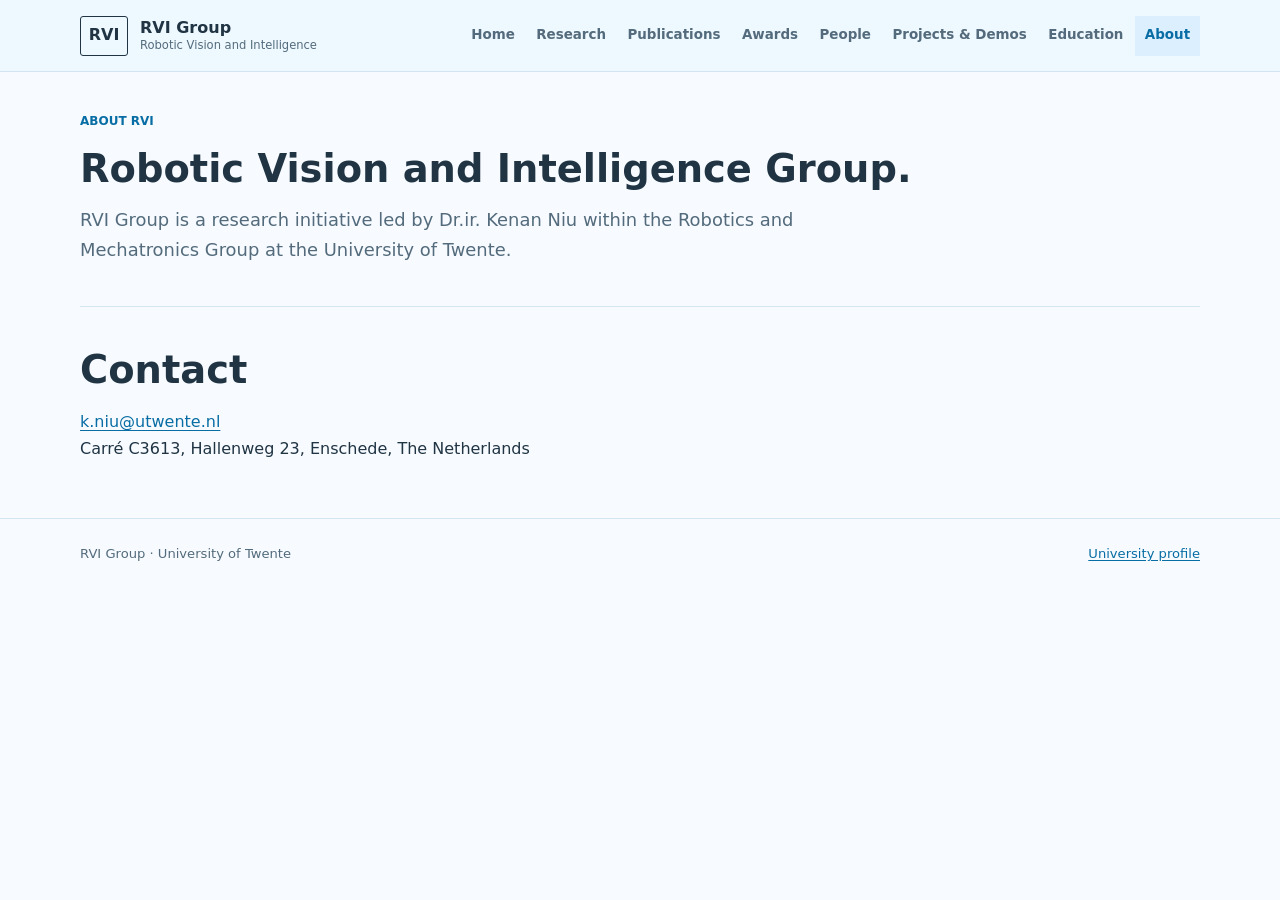
<file: about.html>
<!doctype html><html lang="en"><head><meta charset="utf-8"><meta name="viewport" content="width=device-width, initial-scale=1"><meta name="description" content="About and contact information for RVI Group at the University of Twente."><title>About &amp; Contact | RVI Group</title><link rel="stylesheet" href="assets/css/styles.css?v=20261023-awards-page"></head><body>
<a class="skip-link" href="#main">Skip to content</a><header class="site-header"><a class="brand" href="index.html"><span class="brand-mark">RVI</span><span><strong>RVI Group</strong><small>Robotic Vision and Intelligence</small></span></a><button class="nav-toggle" type="button" aria-expanded="false" aria-controls="site-nav"><span></span><span></span><span></span><span class="sr-only">Toggle navigation</span></button><nav id="site-nav" class="site-nav" data-site-nav aria-label="Primary navigation"><a href="index.html">Home</a><a href="research.html">Research</a><a href="publications.html">Publications</a><a href="awards.html">Awards</a><a href="people.html">People</a><a href="projects.html">Projects &amp; Demos</a><a href="education.html">Education</a><a href="about.html" aria-current="page">About</a></nav></header>
<main id="main"><header class="page-hero"><p class="eyebrow">About RVI</p><h1>Robotic Vision and Intelligence Group.</h1><p>RVI Group is a research initiative led by Dr.ir. Kenan Niu within the Robotics and Mechatronics Group at the University of Twente.</p></header><section class="section"><div id="about-content"><h2>Contact</h2><p><a href="mailto:k.niu@utwente.nl">k.niu@utwente.nl</a><br>Carré C3613, Hallenweg 23, Enschede, The Netherlands</p></div></section></main>
<footer class="site-footer"><p>RVI Group · University of Twente</p><a href="https://people.utwente.nl/k.niu">University profile</a></footer><script src="assets/data/site-data.js"></script><script src="assets/js/common.js"></script></body></html>
</file>
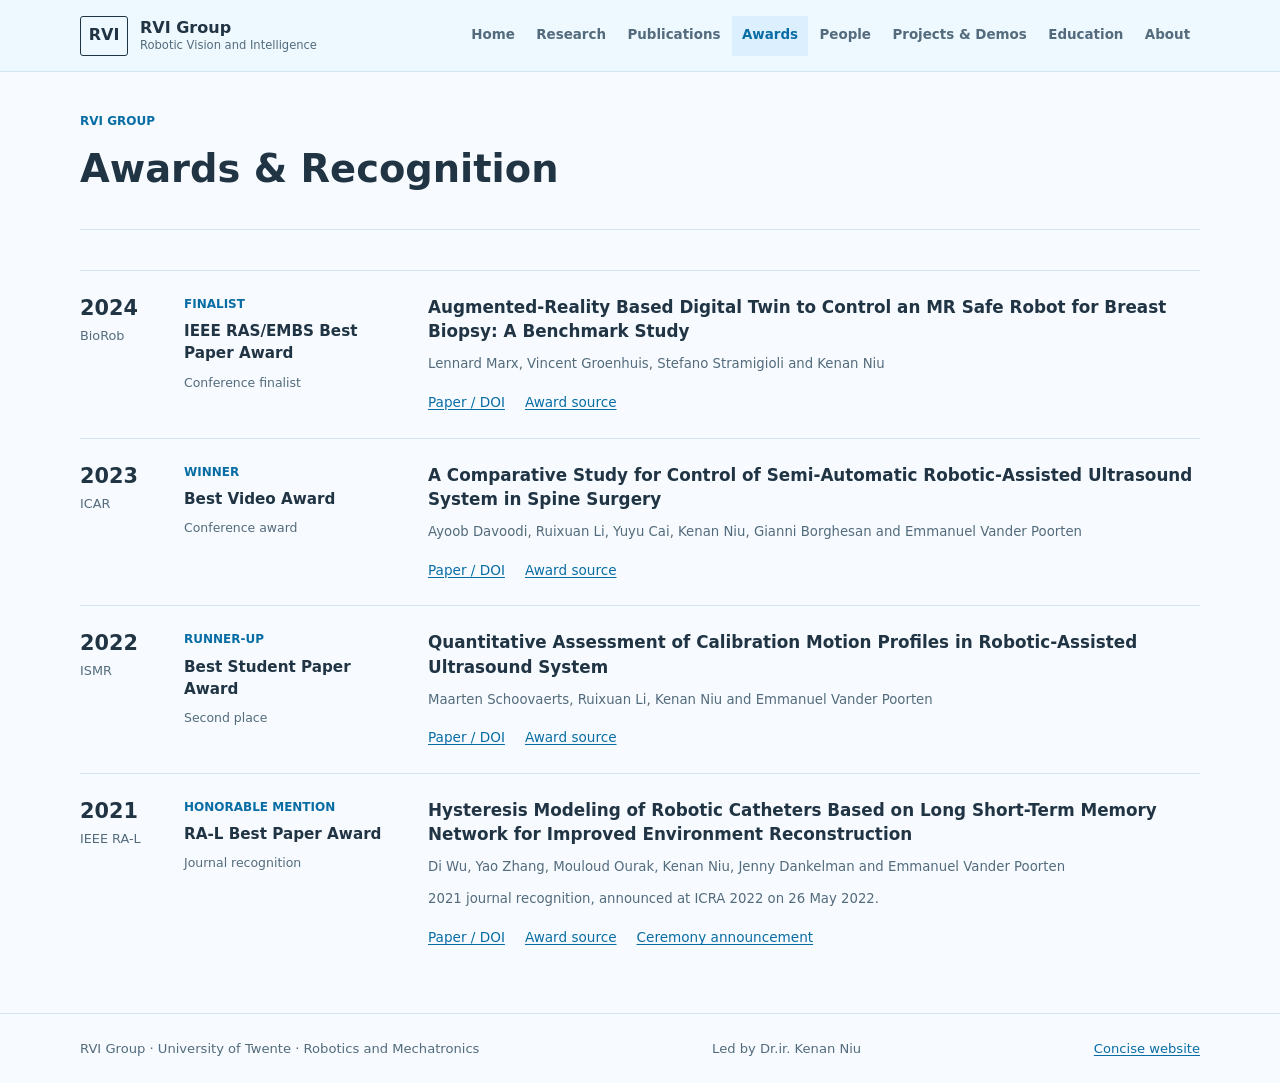
<file: awards.html>
<!doctype html>
<html lang="en"><head><meta charset="utf-8"><meta name="viewport" content="width=device-width, initial-scale=1"><meta name="description" content="Awards and recognition for research co-authored by Kenan Niu: conference awards, finalists and journal honorable mentions."><title>Awards &amp; Recognition | RVI Group</title><link rel="stylesheet" href="assets/css/styles.css?v=20261023-awards-page"></head>
<body><a class="skip-link" href="#main">Skip to content</a><header class="site-header">
    <a class="brand" href="index.html"><span class="brand-mark">RVI</span><span><strong>RVI Group</strong><small>Robotic Vision and Intelligence</small></span></a>
    <button class="nav-toggle" type="button" aria-expanded="false" aria-controls="site-nav"><span></span><span></span><span></span><span class="sr-only">Toggle navigation</span></button>
    <nav id="site-nav" class="site-nav" data-site-nav aria-label="Primary navigation">
      <a href="index.html">Home</a><a href="research.html">Research</a><a href="publications.html">Publications</a><a href="awards.html" aria-current="page">Awards</a><a href="people.html">People</a><a href="projects.html">Projects &amp; Demos</a><a href="education.html">Education</a><a href="about.html">About</a>
    </nav>
  </header>
<main id="main"><header class="page-hero"><p class="eyebrow">RVI Group</p><h1>Awards &amp; Recognition</h1></header>
<section id="awards" class="section" aria-label="Research awards and recognition"><ul class="awards-list">
  <li id="biorob-2024-finalist" class="award-entry" data-outcome="finalist">
    <div class="award-event"><time datetime="2024">2024</time><span>BioRob</span></div>
    <div class="award-distinction"><span class="award-outcome">Finalist</span><p>IEEE RAS/EMBS Best Paper Award</p><small>Conference finalist</small></div>
    <div class="award-work"><h3>Augmented-Reality Based Digital Twin to Control an MR Safe Robot for Breast Biopsy: A Benchmark Study</h3><p class="award-authors">Lennard Marx, Vincent Groenhuis, Stefano Stramigioli and Kenan Niu</p><div class="text-links"><a href="https://doi.org/10.1109/BioRob60516.2024.10719969" target="_blank" rel="noopener noreferrer">Paper / DOI</a><a href="https://www.biorob2024.org/wp-content/uploads/sites/27/Biorob-Awards-Selections-003.pdf" target="_blank" rel="noopener noreferrer">Award source</a></div></div>
  </li>

  <li id="icar-2023-video" class="award-entry" data-outcome="winner">
    <div class="award-event"><time datetime="2023">2023</time><span>ICAR</span></div>
    <div class="award-distinction"><span class="award-outcome">Winner</span><p>Best Video Award</p><small>Conference award</small></div>
    <div class="award-work"><h3>A Comparative Study for Control of Semi-Automatic Robotic-Assisted Ultrasound System in Spine Surgery</h3><p class="award-authors">Ayoob Davoodi, Ruixuan Li, Yuyu Cai, Kenan Niu, Gianni Borghesan and Emmanuel Vander Poorten</p><div class="text-links"><a href="https://doi.org/10.1109/ICAR58858.2023.10406449" target="_blank" rel="noopener noreferrer">Paper / DOI</a><a href="https://www.mech.kuleuven.be/en/pma/research/ras/rasnews/ayoob-davoodi-wins-best-video-award-at-icar-2023-in-abu-dhabi-uae" target="_blank" rel="noopener noreferrer">Award source</a></div></div>
  </li>

  <li id="ismr-2022-runner-up" class="award-entry" data-outcome="runner-up">
    <div class="award-event"><time datetime="2022">2022</time><span>ISMR</span></div>
    <div class="award-distinction"><span class="award-outcome">Runner-up</span><p>Best Student Paper Award</p><small>Second place</small></div>
    <div class="award-work"><h3>Quantitative Assessment of Calibration Motion Profiles in Robotic-Assisted Ultrasound System</h3><p class="award-authors">Maarten Schoovaerts, Ruixuan Li, Kenan Niu and Emmanuel Vander Poorten</p><div class="text-links"><a href="https://doi.org/10.1109/ISMR48347.2022.9807524" target="_blank" rel="noopener noreferrer">Paper / DOI</a><a href="https://h2020faros.eu/post/2022-04-22-ismr-prize/" target="_blank" rel="noopener noreferrer">Award source</a></div></div>
  </li>

  <li id="ral-2021-honorable-mention" class="award-entry" data-outcome="honorable-mention">
    <div class="award-event"><time datetime="2021">2021</time><span>IEEE RA-L</span></div>
    <div class="award-distinction"><span class="award-outcome">Honorable Mention</span><p>RA-L Best Paper Award</p><small>Journal recognition</small></div>
    <div class="award-work"><h3>Hysteresis Modeling of Robotic Catheters Based on Long Short-Term Memory Network for Improved Environment Reconstruction</h3><p class="award-authors">Di Wu, Yao Zhang, Mouloud Ourak, Kenan Niu, Jenny Dankelman and Emmanuel Vander Poorten</p><p class="award-note">2021 journal recognition, announced at ICRA 2022 on 26 May 2022.</p><div class="text-links"><a href="https://doi.org/10.1109/LRA.2021.3061069" target="_blank" rel="noopener noreferrer">Paper / DOI</a><a href="https://www.ieee-ras.org/publications/ra-l/ra-l-paper-awards/" target="_blank" rel="noopener noreferrer">Award source</a><a href="https://www.mech.kuleuven.be/en/news/2021-honorable-mention-from-ieee-robotics-and-automation-letters" target="_blank" rel="noopener noreferrer">Ceremony announcement</a></div></div>
  </li>
</ul></section></main>
<footer class="site-footer"><p>RVI Group · University of Twente · Robotics and Mechatronics</p><p>Led by Dr.ir. Kenan Niu</p><a href="simple/">Concise website</a></footer><script src="assets/js/common.js"></script></body></html>
</file>
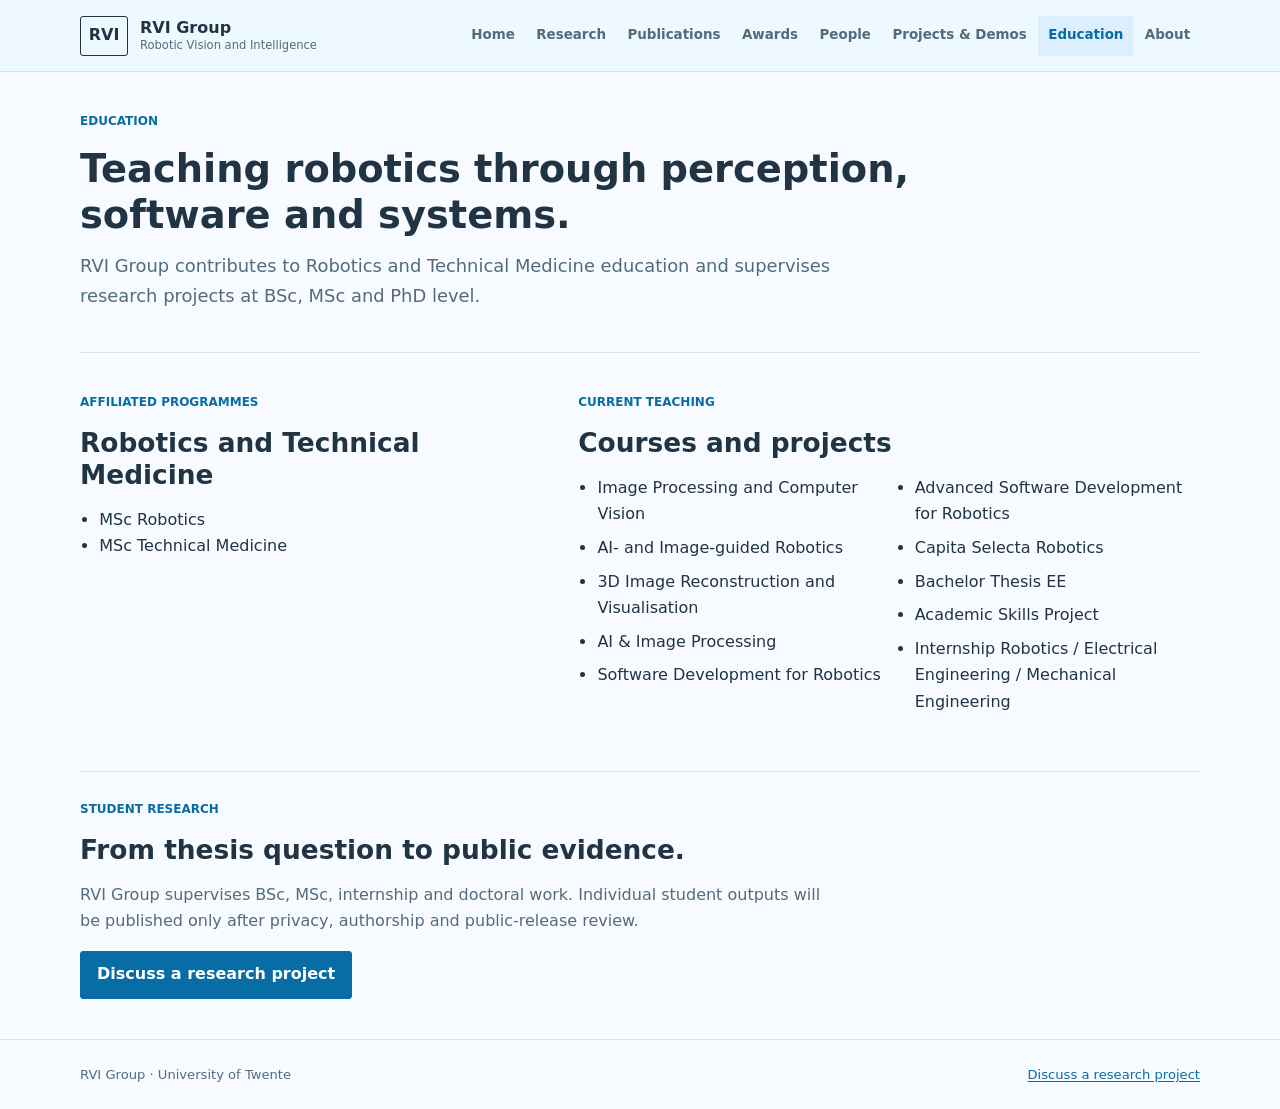
<file: education.html>
<!doctype html><html lang="en"><head><meta charset="utf-8"><meta name="viewport" content="width=device-width, initial-scale=1"><meta name="description" content="Education, courses and student research opportunities with RVI Group."><title>Education | RVI Group</title><link rel="stylesheet" href="assets/css/styles.css?v=20261023-awards-page"></head><body>
<a class="skip-link" href="#main">Skip to content</a><header class="site-header"><a class="brand" href="index.html"><span class="brand-mark">RVI</span><span><strong>RVI Group</strong><small>Robotic Vision and Intelligence</small></span></a><button class="nav-toggle" type="button" aria-expanded="false" aria-controls="site-nav"><span></span><span></span><span></span><span class="sr-only">Toggle navigation</span></button><nav id="site-nav" class="site-nav" data-site-nav aria-label="Primary navigation"><a href="index.html">Home</a><a href="research.html">Research</a><a href="publications.html">Publications</a><a href="awards.html">Awards</a><a href="people.html">People</a><a href="projects.html">Projects &amp; Demos</a><a href="education.html" aria-current="page">Education</a><a href="about.html">About</a></nav></header>
<main id="main"><header class="page-hero"><p class="eyebrow">Education</p><h1>Teaching robotics through perception, software and systems.</h1><p>RVI Group contributes to Robotics and Technical Medicine education and supervises research projects at BSc, MSc and PhD level.</p></header><section class="section"><div id="education-content"><h2>Courses and supervision</h2><p>Image processing, computer vision, image-guided robotics, 3D reconstruction, robotics software and thesis projects.</p></div></section></main>
<footer class="site-footer"><p>RVI Group · University of Twente</p><a href="mailto:k.niu@utwente.nl">Discuss a research project</a></footer><script src="assets/data/site-data.js"></script><script src="assets/js/common.js"></script><script src="assets/js/education.js"></script></body></html>
</file>
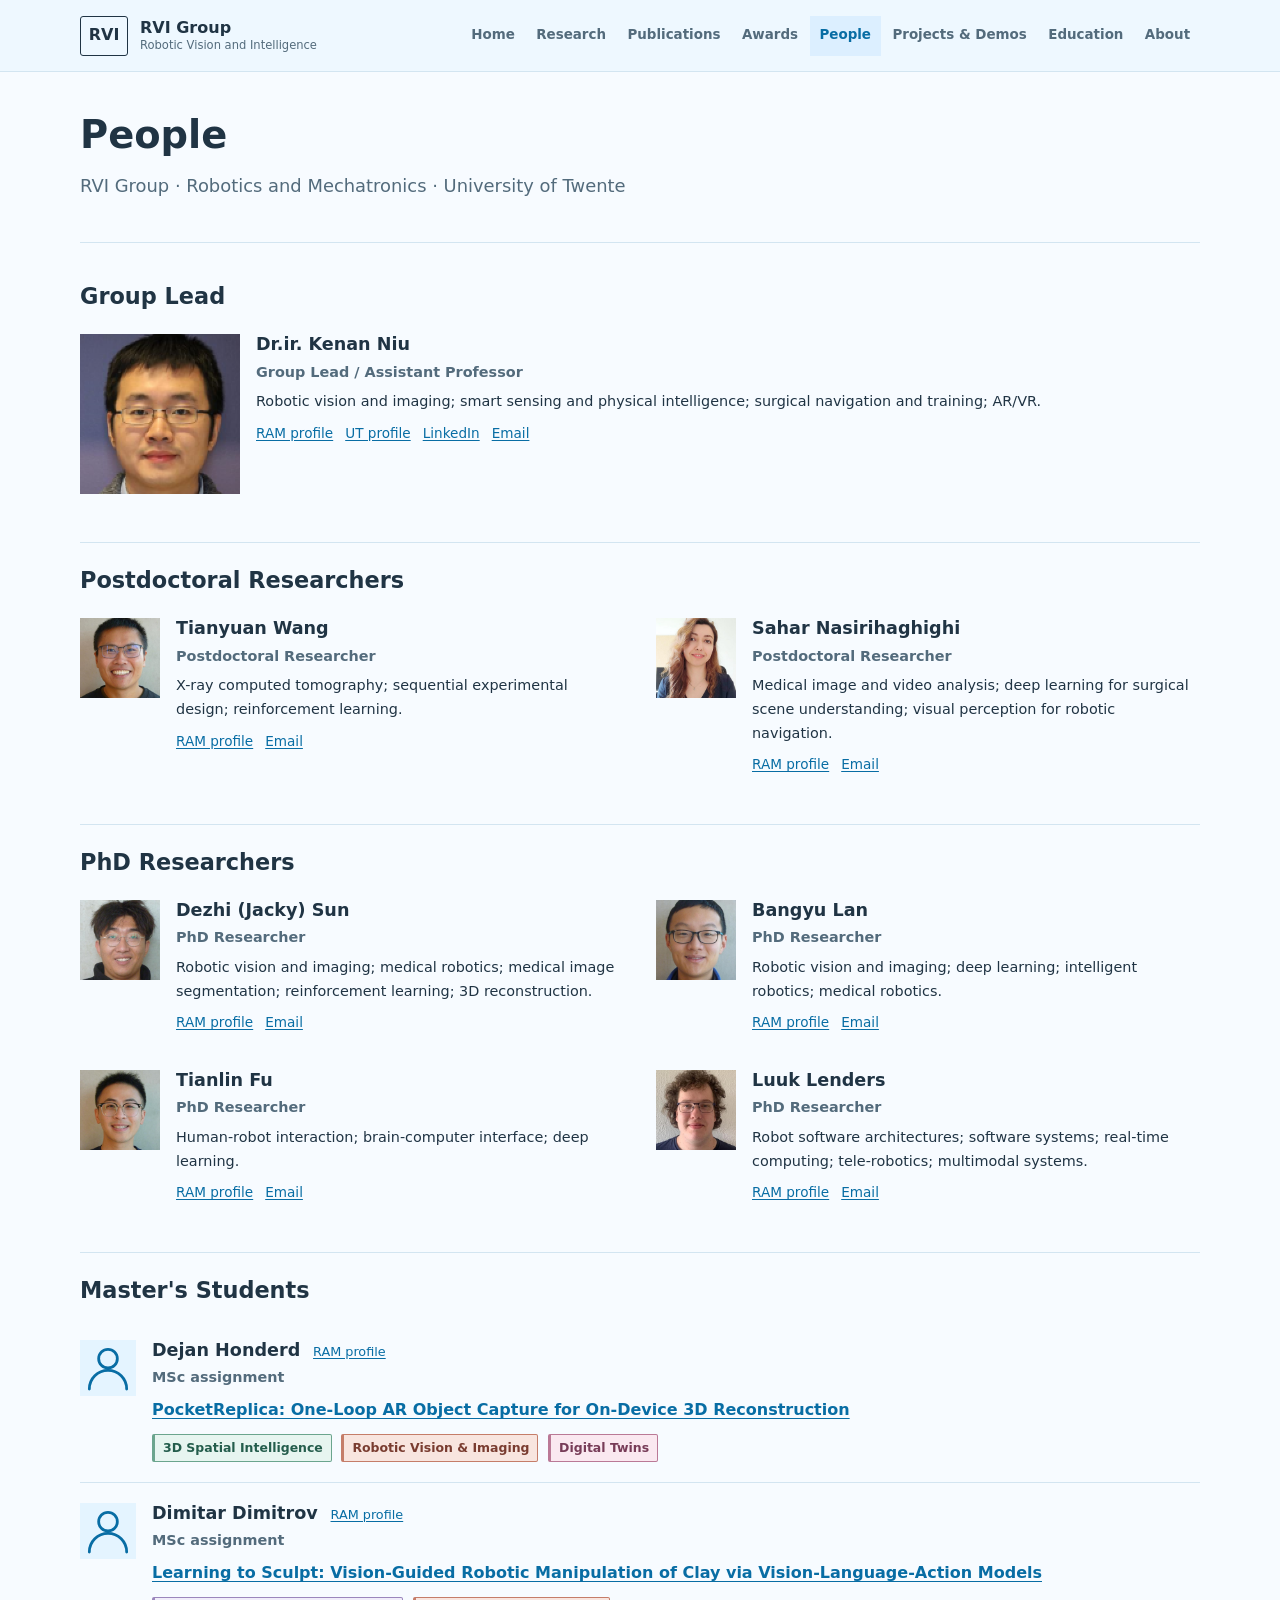
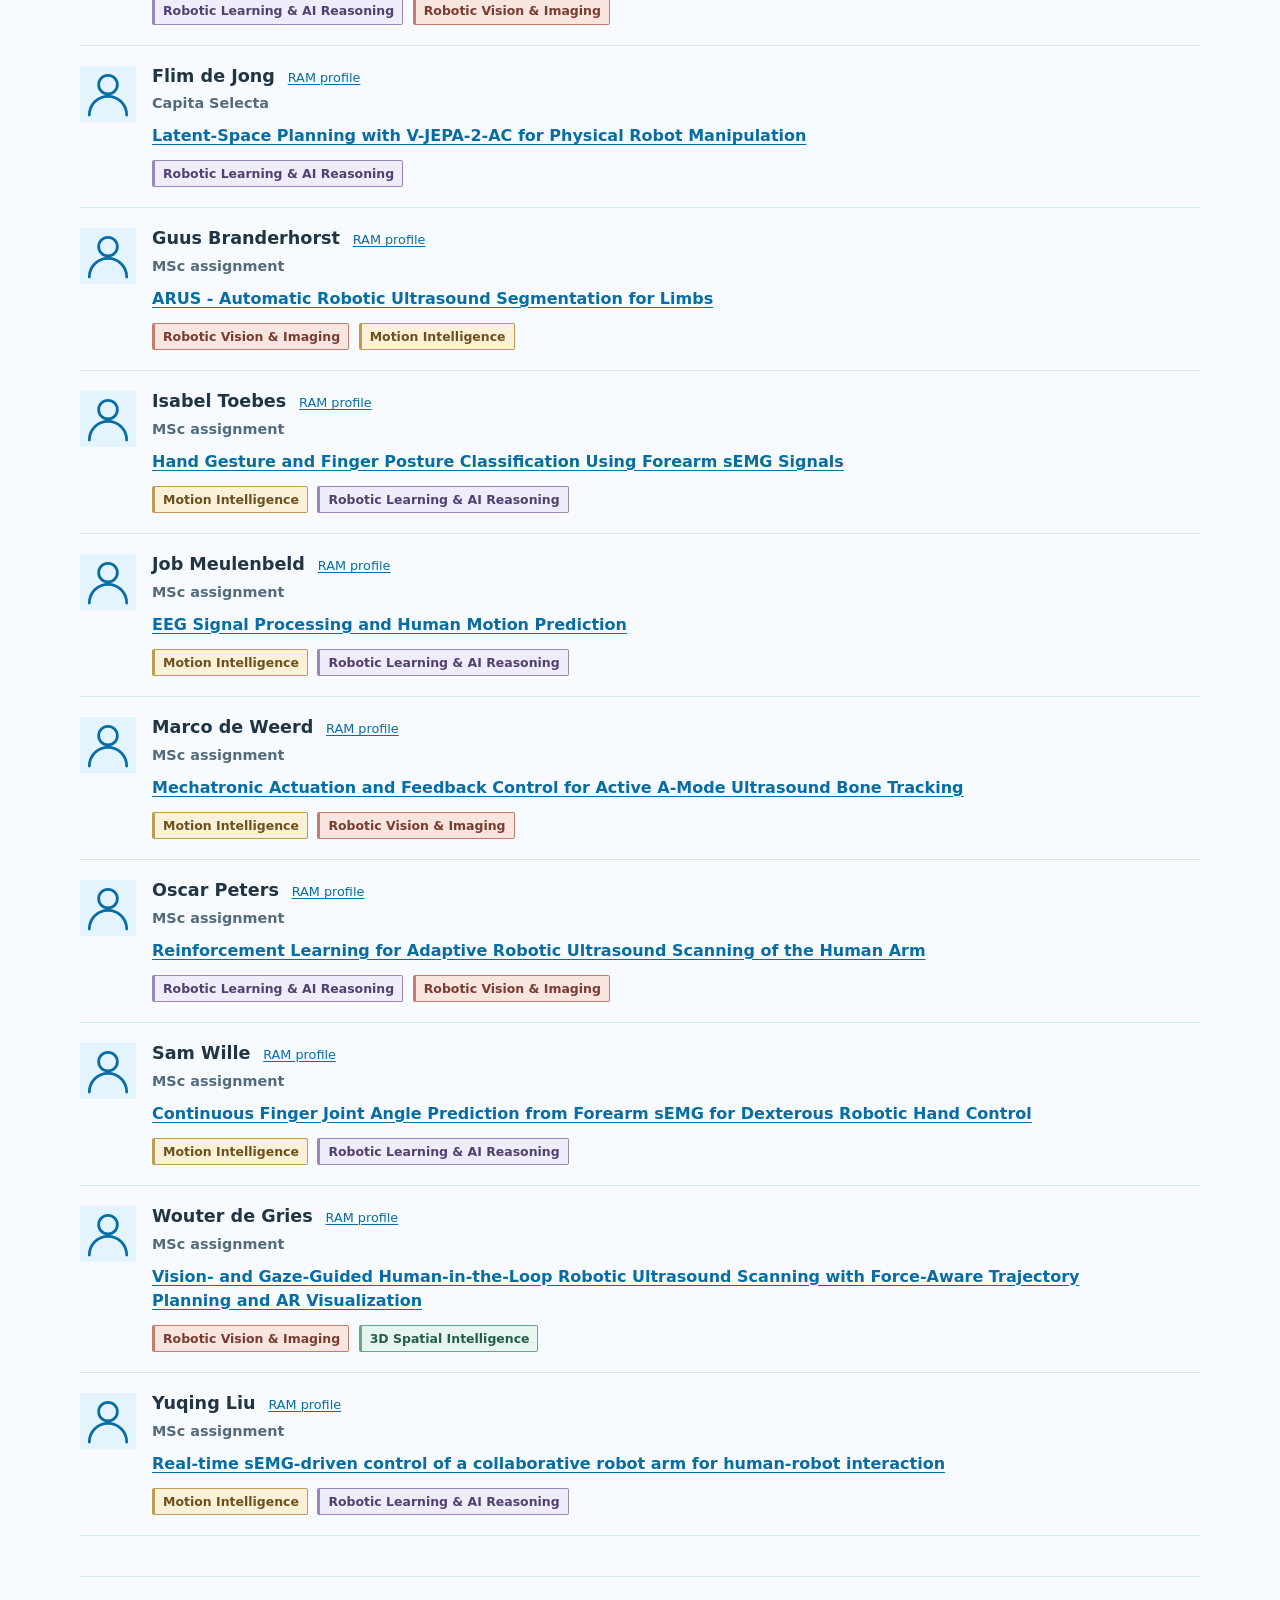
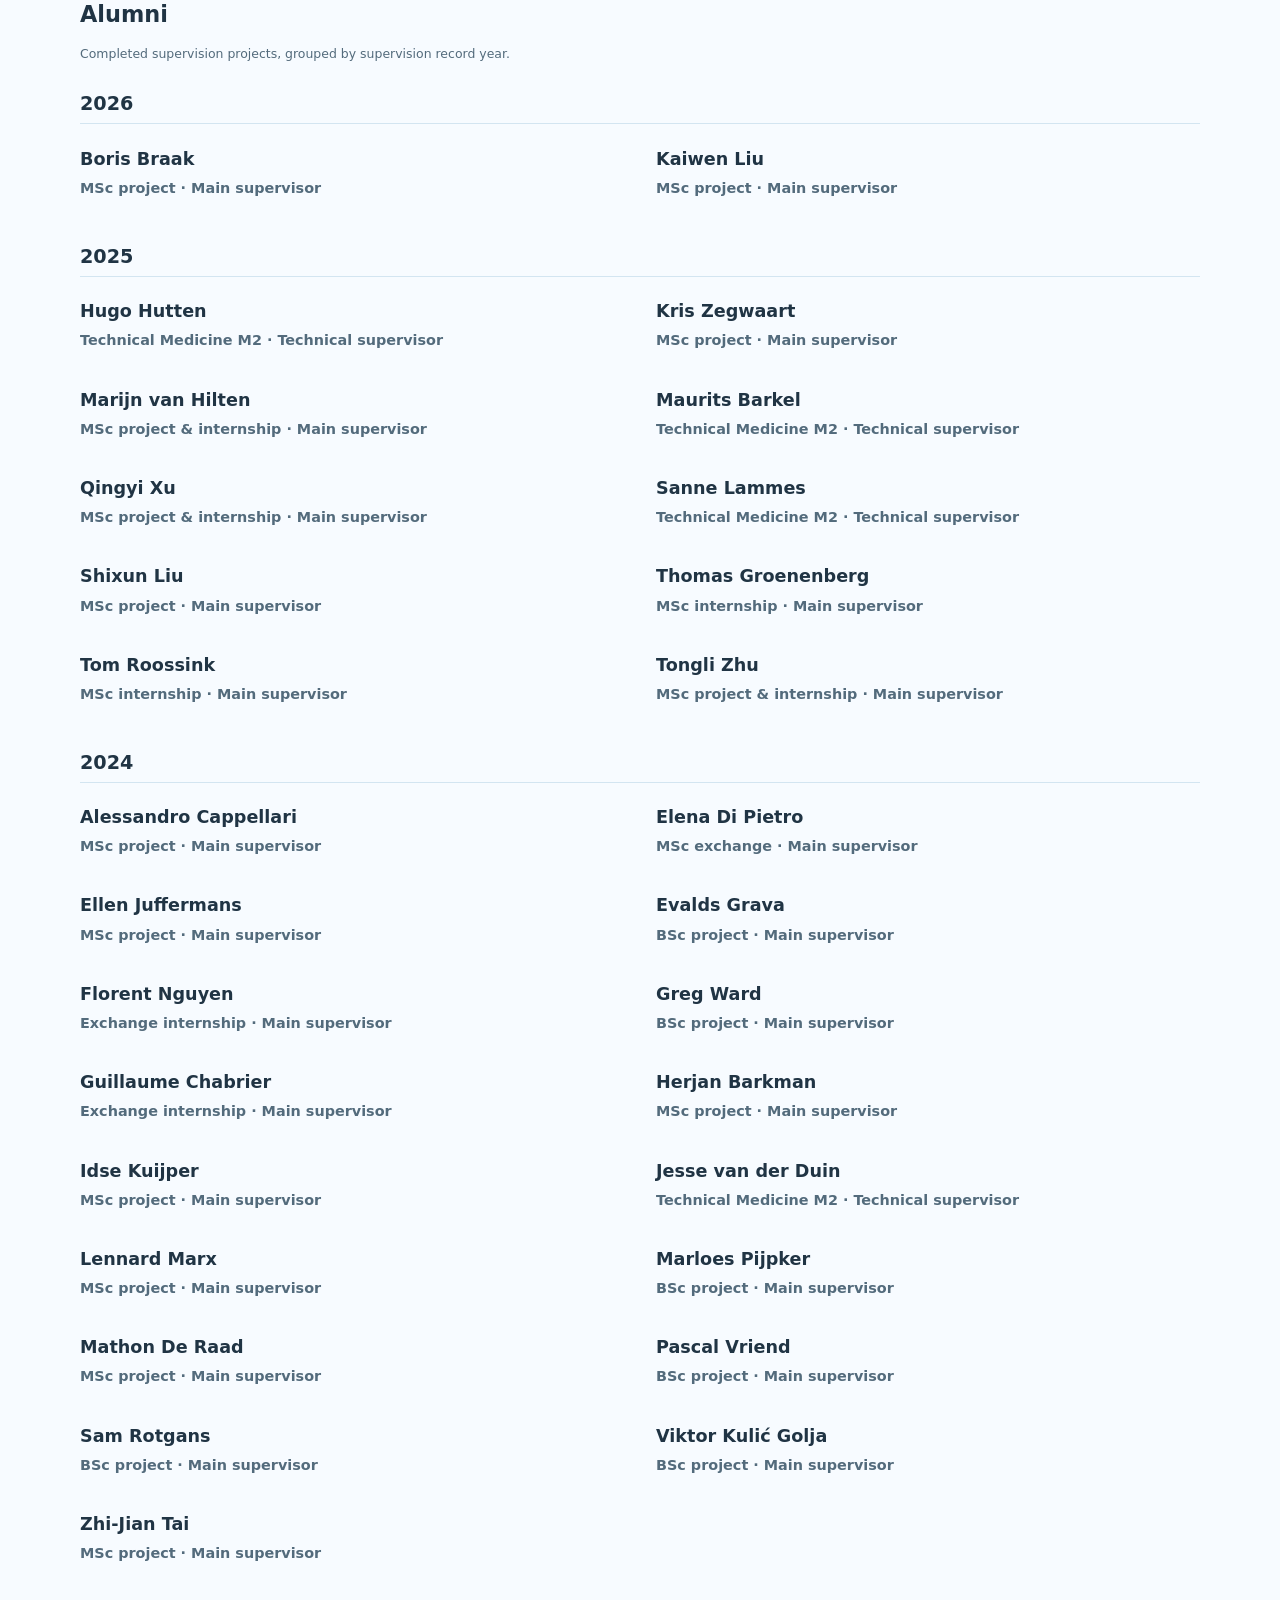
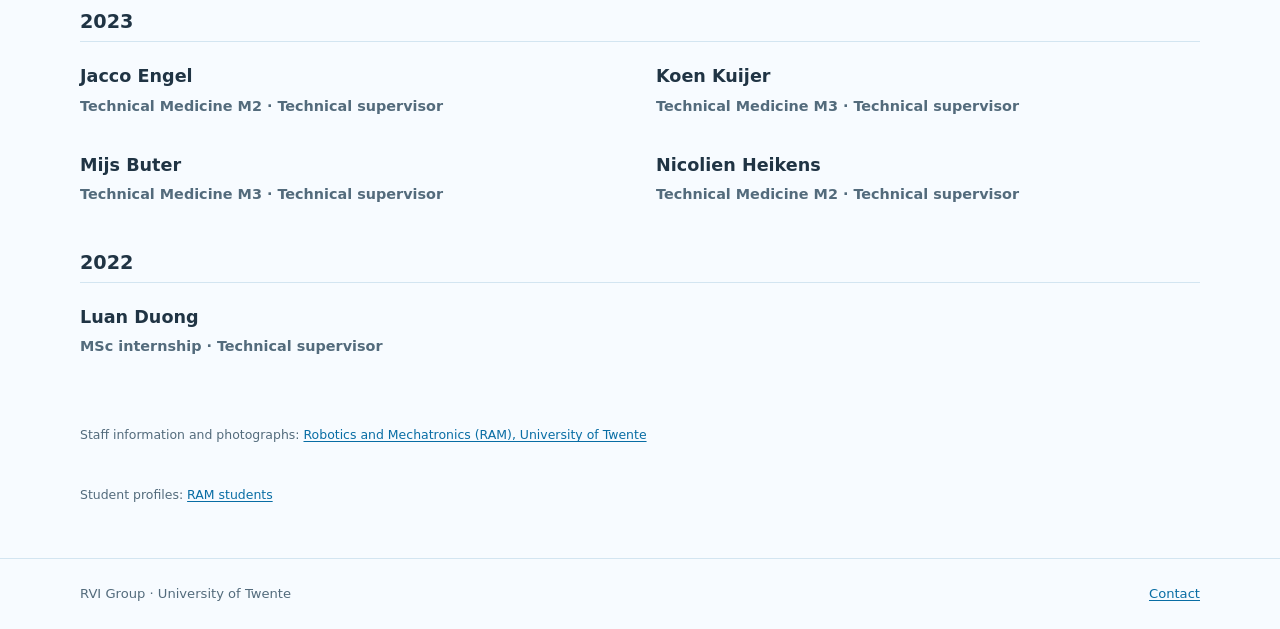
<file: people.html>
<!doctype html><html lang="en"><head><meta charset="utf-8"><meta name="viewport" content="width=device-width, initial-scale=1"><meta name="description" content="People of the RVI Group at the University of Twente."><title>People | RVI Group</title><link rel="stylesheet" href="assets/css/styles.css?v=20261023-awards-page"></head><body>
<a class="skip-link" href="#main">Skip to content</a><header class="site-header"><a class="brand" href="index.html"><span class="brand-mark">RVI</span><span><strong>RVI Group</strong><small>Robotic Vision and Intelligence</small></span></a><button class="nav-toggle" type="button" aria-expanded="false" aria-controls="site-nav"><span></span><span></span><span></span><span class="sr-only">Toggle navigation</span></button><nav id="site-nav" class="site-nav" data-site-nav aria-label="Primary navigation"><a href="index.html">Home</a><a href="research.html">Research</a><a href="publications.html">Publications</a><a href="awards.html">Awards</a><a href="people.html" aria-current="page">People</a><a href="projects.html">Projects &amp; Demos</a><a href="education.html">Education</a><a href="about.html">About</a></nav></header>
<main id="main"><header class="page-hero"><h1>People</h1><p>RVI Group · Robotics and Mechatronics · University of Twente</p></header><section class="section"><div id="people-list"><h2>Group Lead</h2><p>Dr.ir. Kenan Niu</p><h2>Postdoctoral Researchers</h2><p>Tianyuan Wang · Sahar Nasirihaghighi</p><h2>PhD Researchers</h2><p>Dezhi (Jacky) Sun · Bangyu Lan · Tianlin Fu · Luuk Lenders</p><h2>Master's Students</h2><p>Dejan Honderd · Dimitar Dimitrov · Flim de Jong · Guus Branderhorst · Isabel Toebes · Job Meulenbeld · Marco de Weerd · Oscar Peters · Sam Wille · Wouter de Gries · Yuqing Liu</p><h2>Alumni</h2><h3>2026</h3><ul><li>Boris Braak · MSc project · Main supervisor</li><li>Kaiwen Liu · MSc project · Main supervisor</li></ul><h3>2025</h3><ul><li>Hugo Hutten · Technical Medicine M2 · Technical supervisor</li><li>Kris Zegwaart · MSc project · Main supervisor</li><li>Marijn van Hilten · MSc project &amp; internship · Main supervisor</li><li>Maurits Barkel · Technical Medicine M2 · Technical supervisor</li><li>Qingyi Xu · MSc project &amp; internship · Main supervisor</li><li>Sanne Lammes · Technical Medicine M2 · Technical supervisor</li><li>Shixun Liu · MSc project · Main supervisor</li><li>Thomas Groenenberg · MSc internship · Main supervisor</li><li>Tom Roossink · MSc internship · Main supervisor</li><li>Tongli Zhu · MSc project &amp; internship · Main supervisor</li></ul><h3>2024</h3><ul><li>Alessandro Cappellari · MSc project · Main supervisor</li><li>Elena Di Pietro · MSc exchange · Main supervisor</li><li>Ellen Juffermans · MSc project · Main supervisor</li><li>Evalds Grava · BSc project · Main supervisor</li><li>Florent Nguyen · Exchange internship · Main supervisor</li><li>Greg Ward · BSc project · Main supervisor</li><li>Guillaume Chabrier · Exchange internship · Main supervisor</li><li>Herjan Barkman · MSc project · Main supervisor</li><li>Idse Kuijper · MSc project · Main supervisor</li><li>Jesse van der Duin · Technical Medicine M2 · Technical supervisor</li><li>Lennard Marx · MSc project · Main supervisor</li><li>Marloes Pijpker · BSc project · Main supervisor</li><li>Mathon De Raad · MSc project · Main supervisor</li><li>Pascal Vriend · BSc project · Main supervisor</li><li>Sam Rotgans · BSc project · Main supervisor</li><li>Viktor Kulić Golja · BSc project · Main supervisor</li><li>Zhi-Jian Tai · MSc project · Main supervisor</li></ul><h3>2023</h3><ul><li>Jacco Engel · Technical Medicine M2 · Technical supervisor</li><li>Koen Kuijer · Technical Medicine M3 · Technical supervisor</li><li>Mijs Buter · Technical Medicine M3 · Technical supervisor</li><li>Nicolien Heikens · Technical Medicine M2 · Technical supervisor</li></ul><h3>2022</h3><ul><li>Luan Duong · MSc internship · Technical supervisor</li></ul><p class="people-source">Information and photographs: <a href="https://www.ram.eemcs.utwente.nl/about-us/staff">RAM, University of Twente</a></p></div></section></main>
<footer class="site-footer"><p>RVI Group · University of Twente</p><a href="about.html">Contact</a></footer><script src="assets/data/research-data.js?v=20261023-digital-twins"></script><script src="assets/data/people-data.js?v=20261014-alumni-2026"></script><script src="assets/js/common.js"></script><script src="assets/js/people.js?v=20261014-alumni-2026"></script></body></html>
</file>
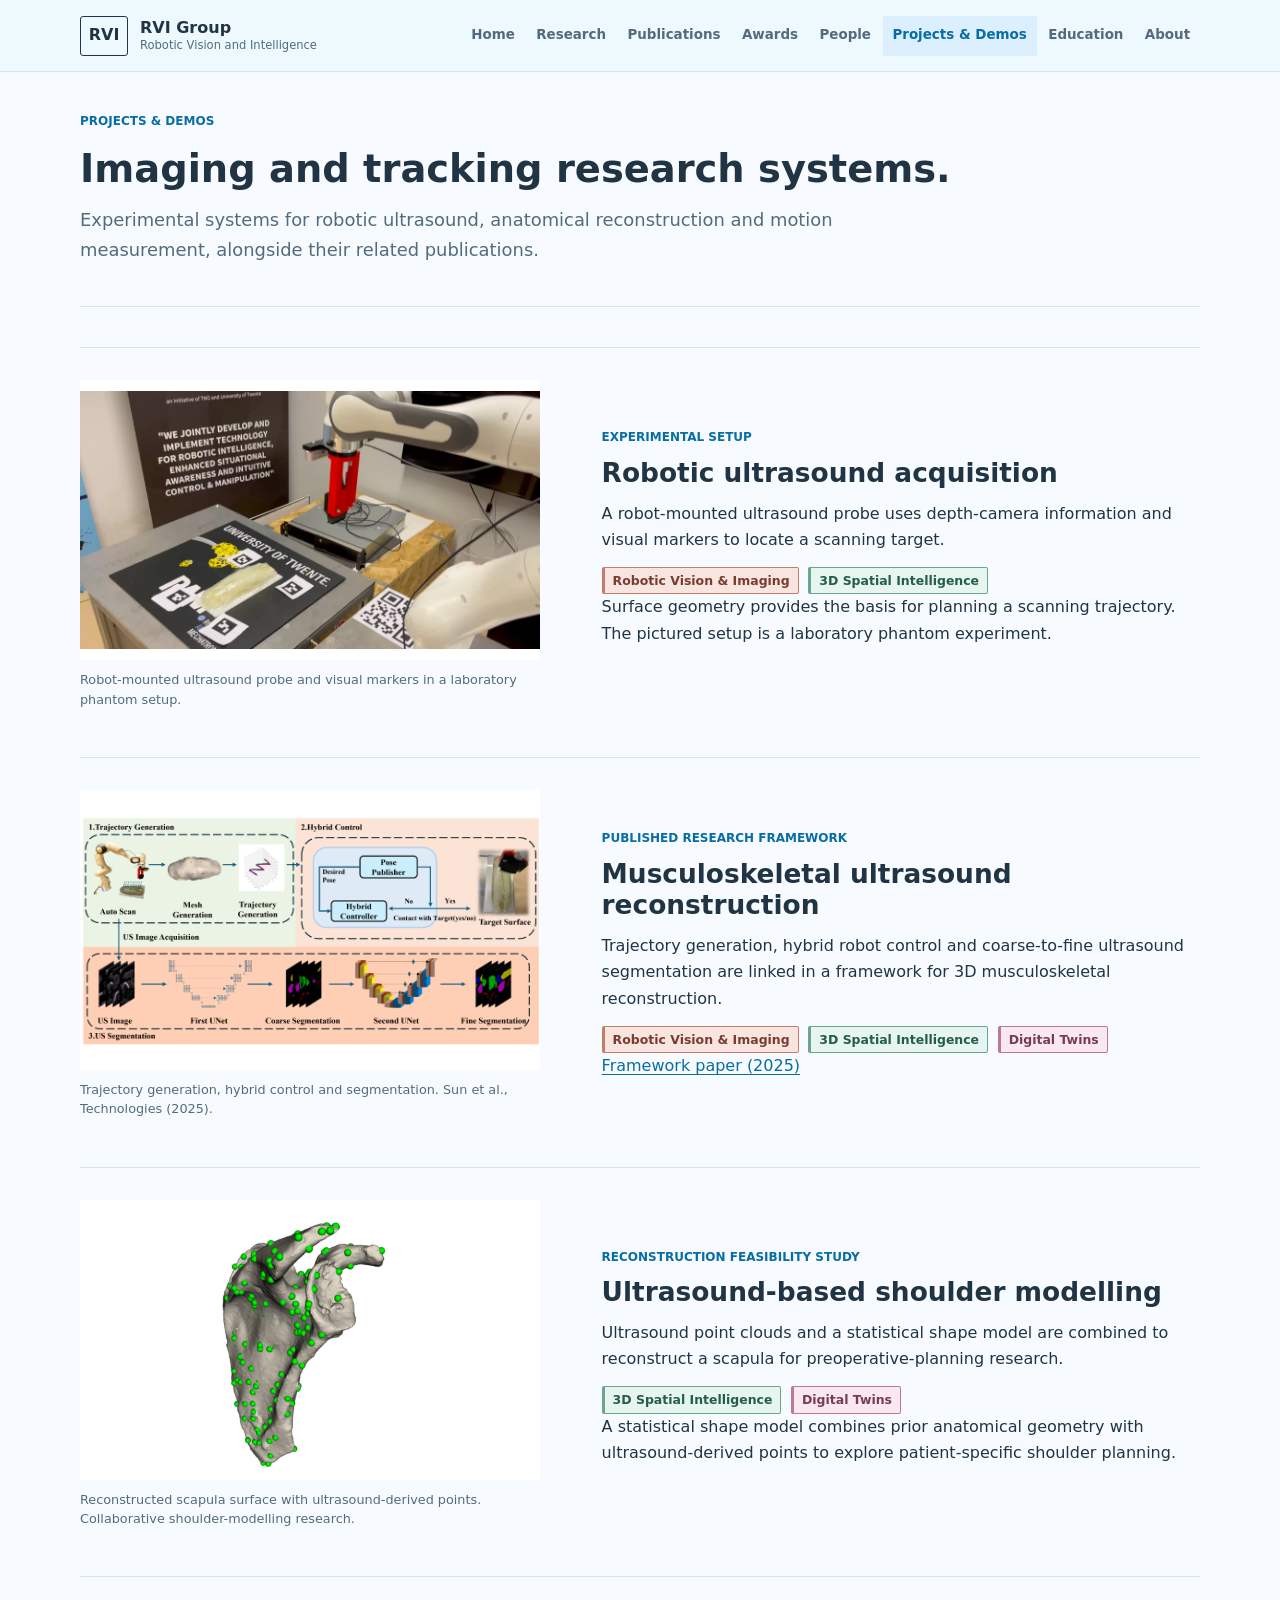
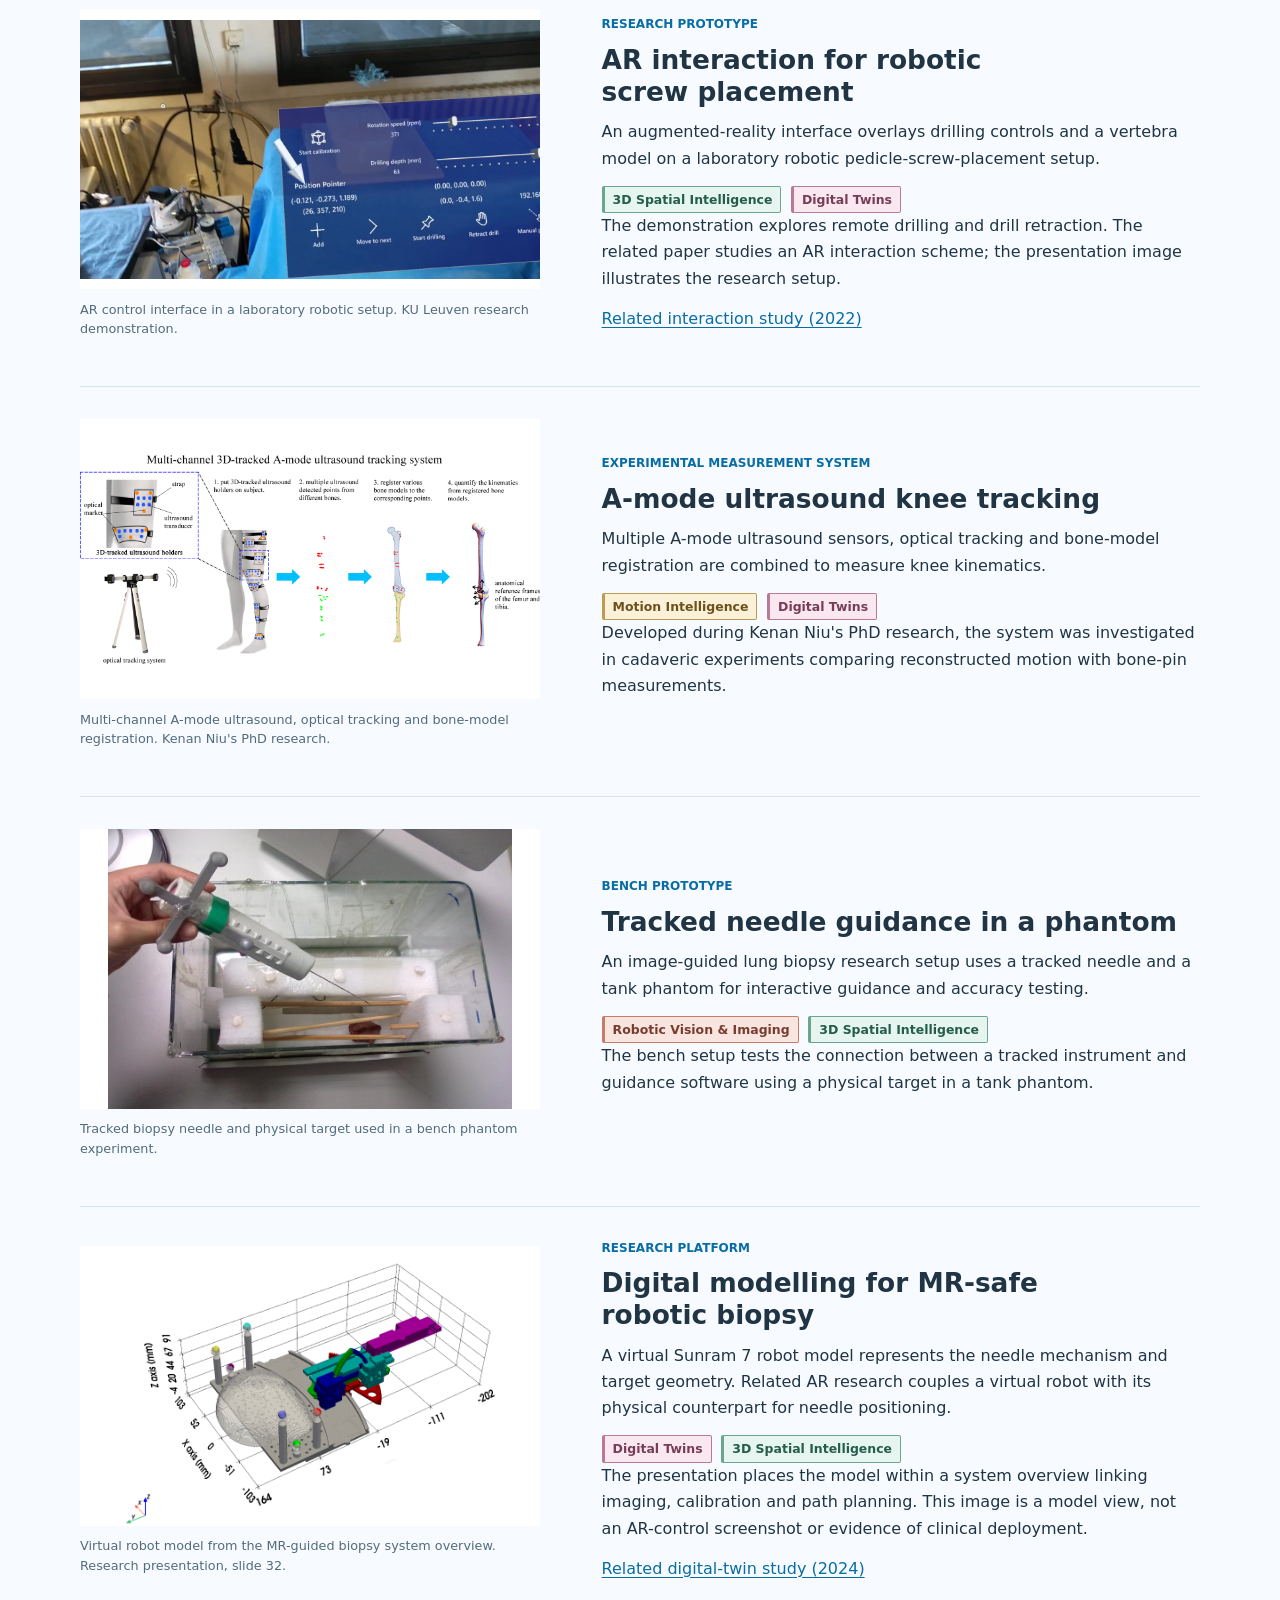
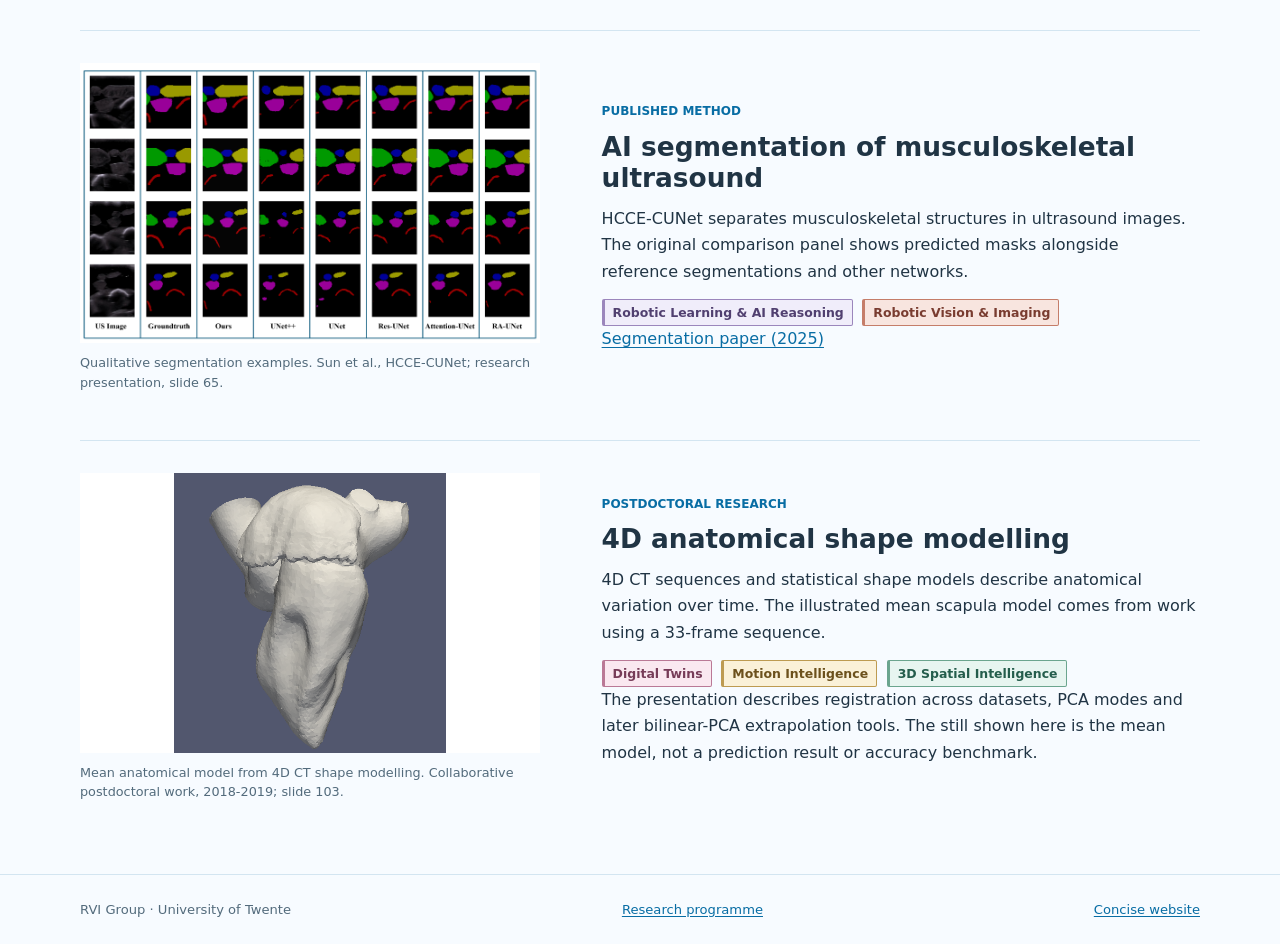
<file: projects.html>
<!doctype html><html lang="en"><head><meta charset="utf-8"><meta name="viewport" content="width=device-width, initial-scale=1"><meta name="description" content="RVI Group research systems, projects and public demonstrations."><title>Projects &amp; Demos | RVI Group</title><link rel="stylesheet" href="assets/css/styles.css?v=20261023-awards-page"></head><body>
<a class="skip-link" href="#main">Skip to content</a><header class="site-header"><a class="brand" href="index.html"><span class="brand-mark">RVI</span><span><strong>RVI Group</strong><small>Robotic Vision and Intelligence</small></span></a><button class="nav-toggle" type="button" aria-expanded="false" aria-controls="site-nav"><span></span><span></span><span></span><span class="sr-only">Toggle navigation</span></button><nav id="site-nav" class="site-nav" data-site-nav aria-label="Primary navigation"><a href="index.html">Home</a><a href="research.html">Research</a><a href="publications.html">Publications</a><a href="awards.html">Awards</a><a href="people.html">People</a><a href="projects.html" aria-current="page">Projects &amp; Demos</a><a href="education.html">Education</a><a href="about.html">About</a></nav></header>
<main id="main"><header class="page-hero"><p class="eyebrow">Projects &amp; Demos</p><h1>Imaging and tracking research systems.</h1><p>Experimental systems for robotic ultrasound, anatomical reconstruction and motion measurement, alongside their related publications.</p></header><section class="section"><div id="project-list" class="research-portfolio"></div></section></main>
<footer class="site-footer"><p>RVI Group · University of Twente</p><a href="research.html">Research programme</a><a href="simple/">Concise website</a></footer><script src="assets/data/research-data.js?v=20261023-digital-twins"></script><script src="assets/data/projects-data.js?v=20261023-showcase"></script><script src="assets/js/common.js"></script><script src="assets/js/projects.js?v=20261023-digital-twins"></script></body></html>
</file>
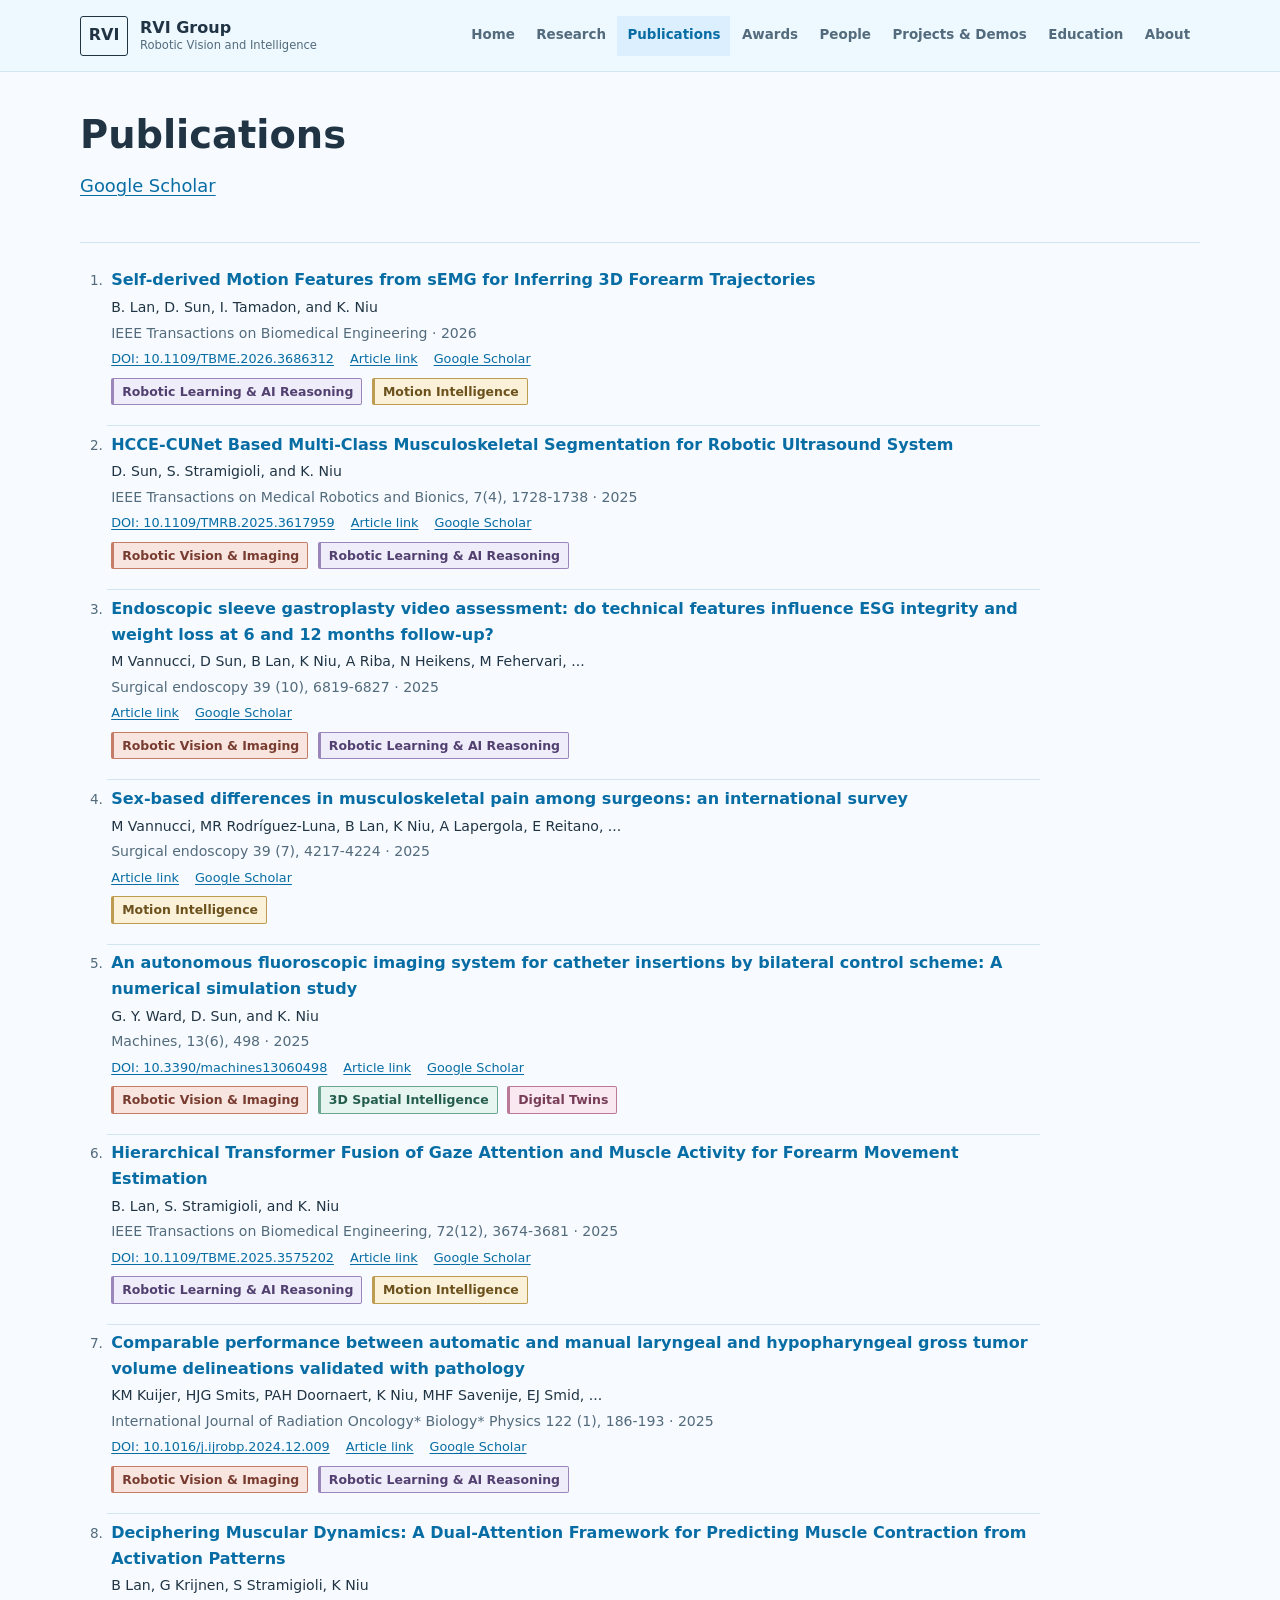
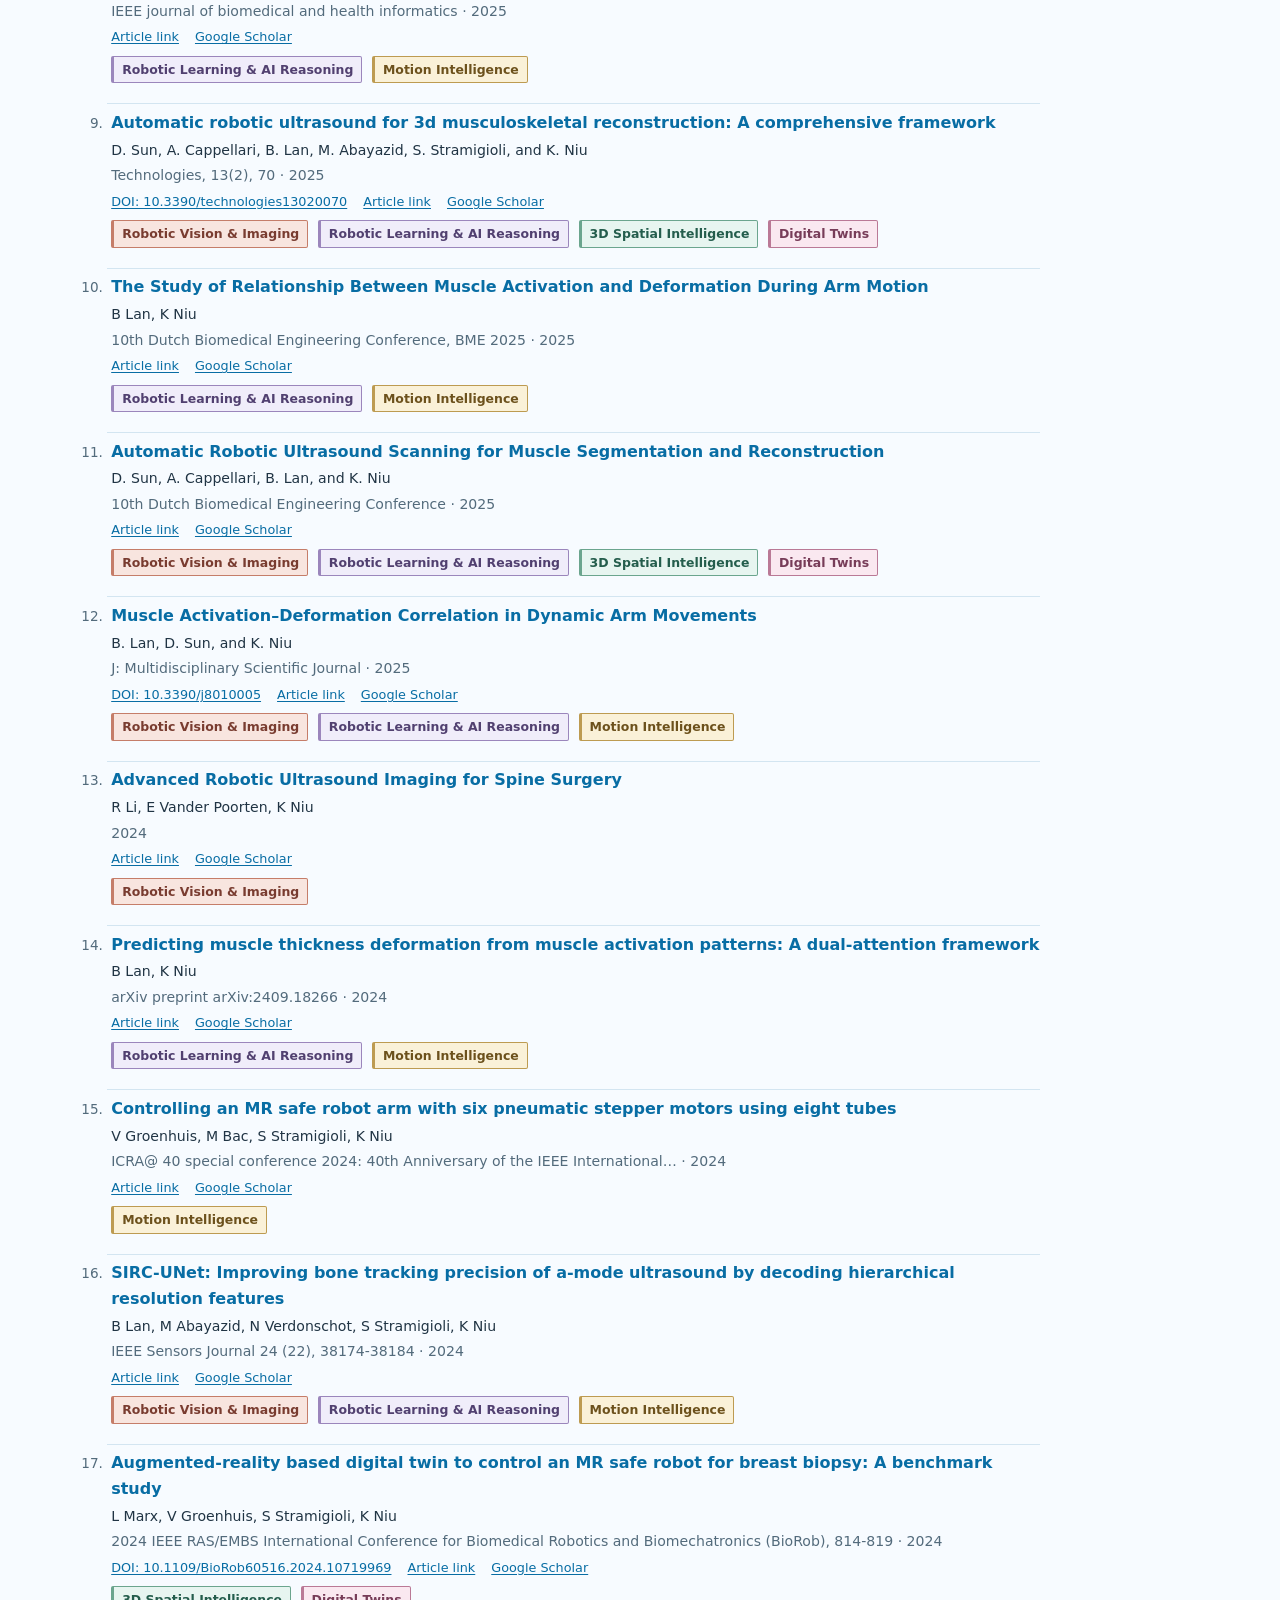
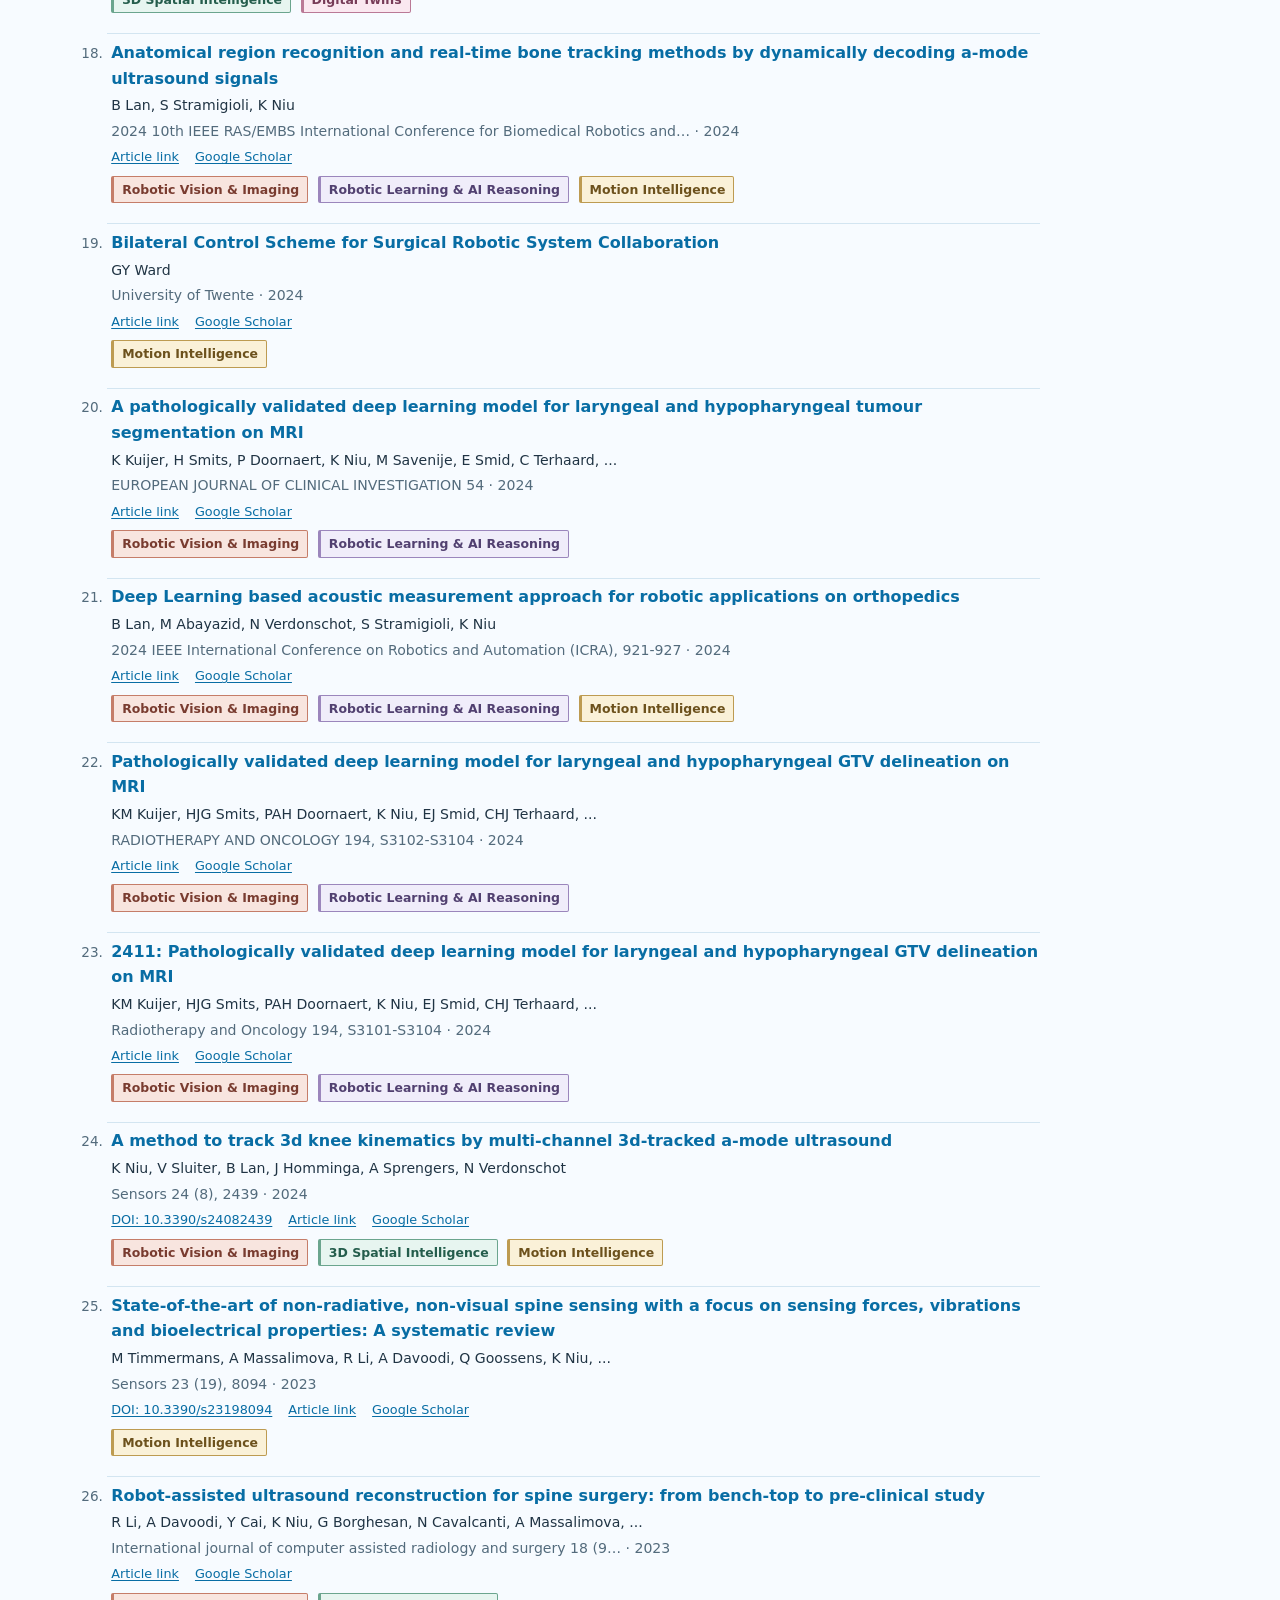
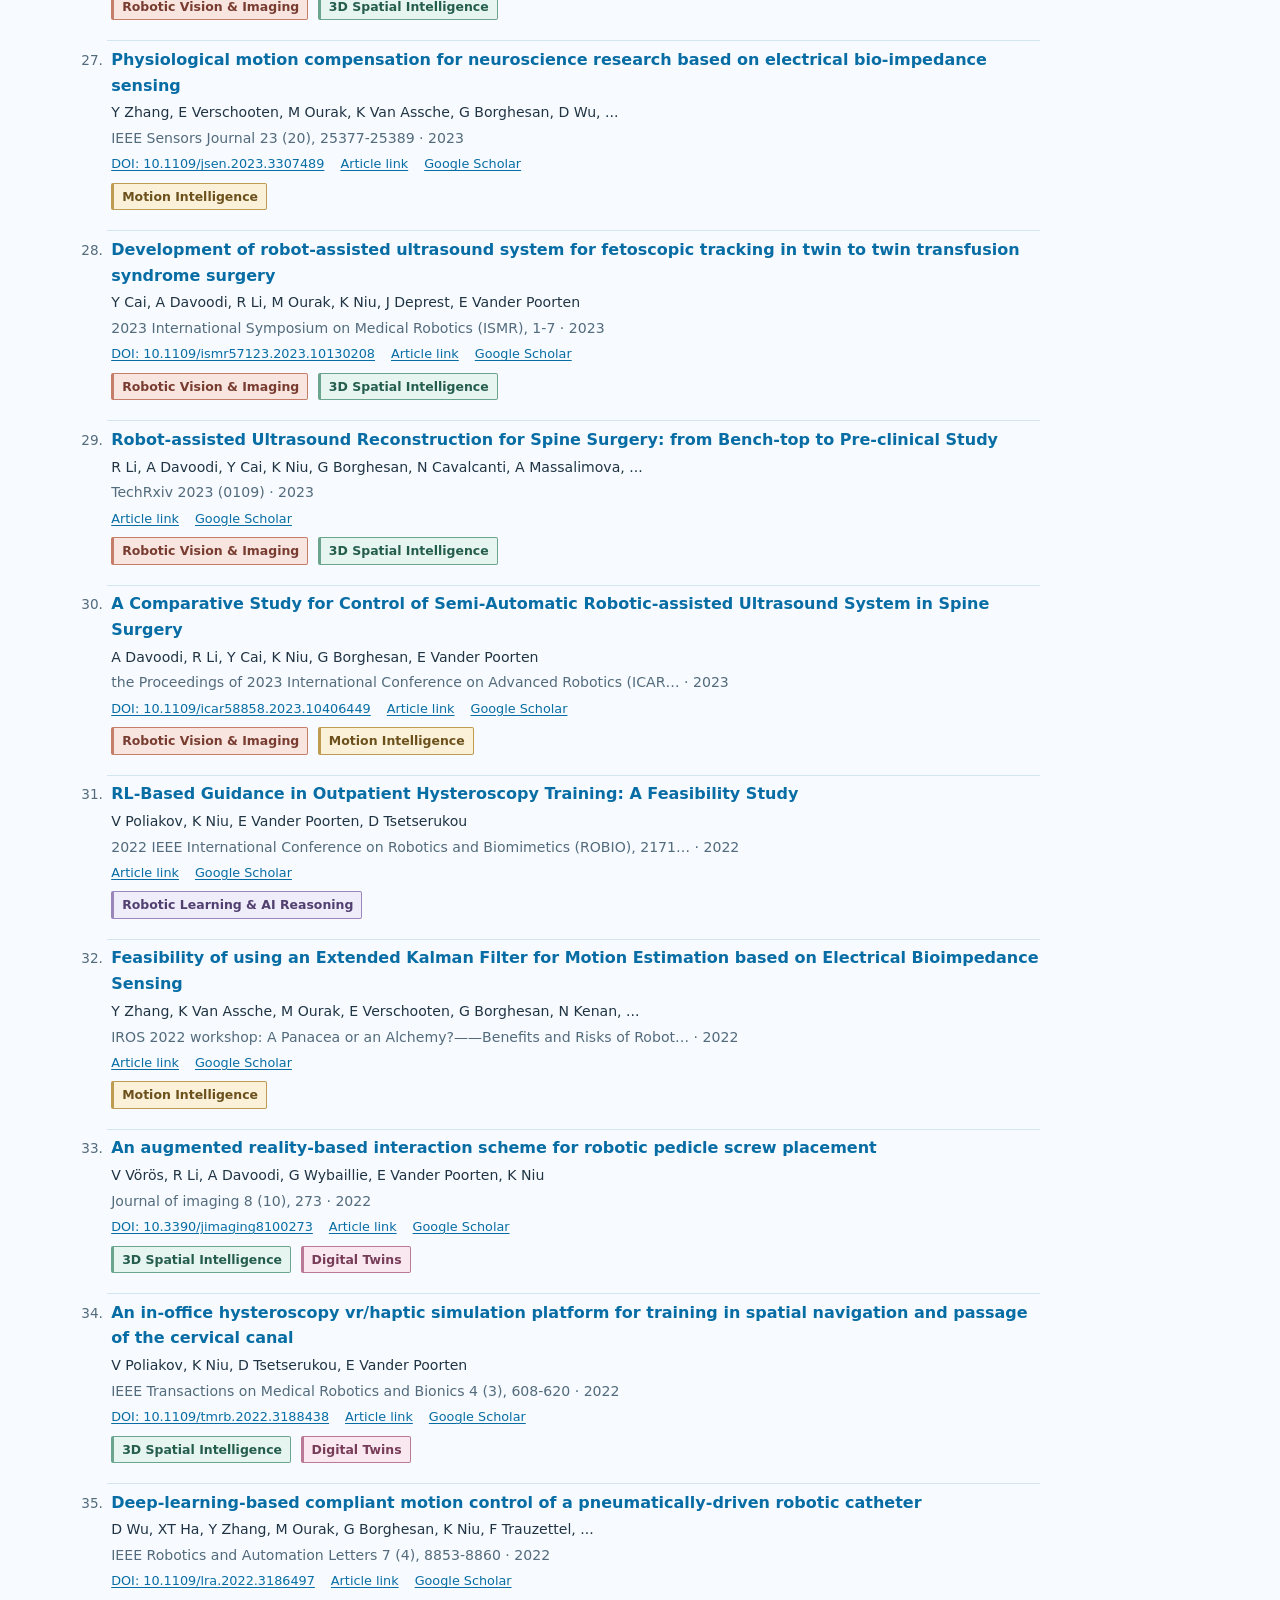
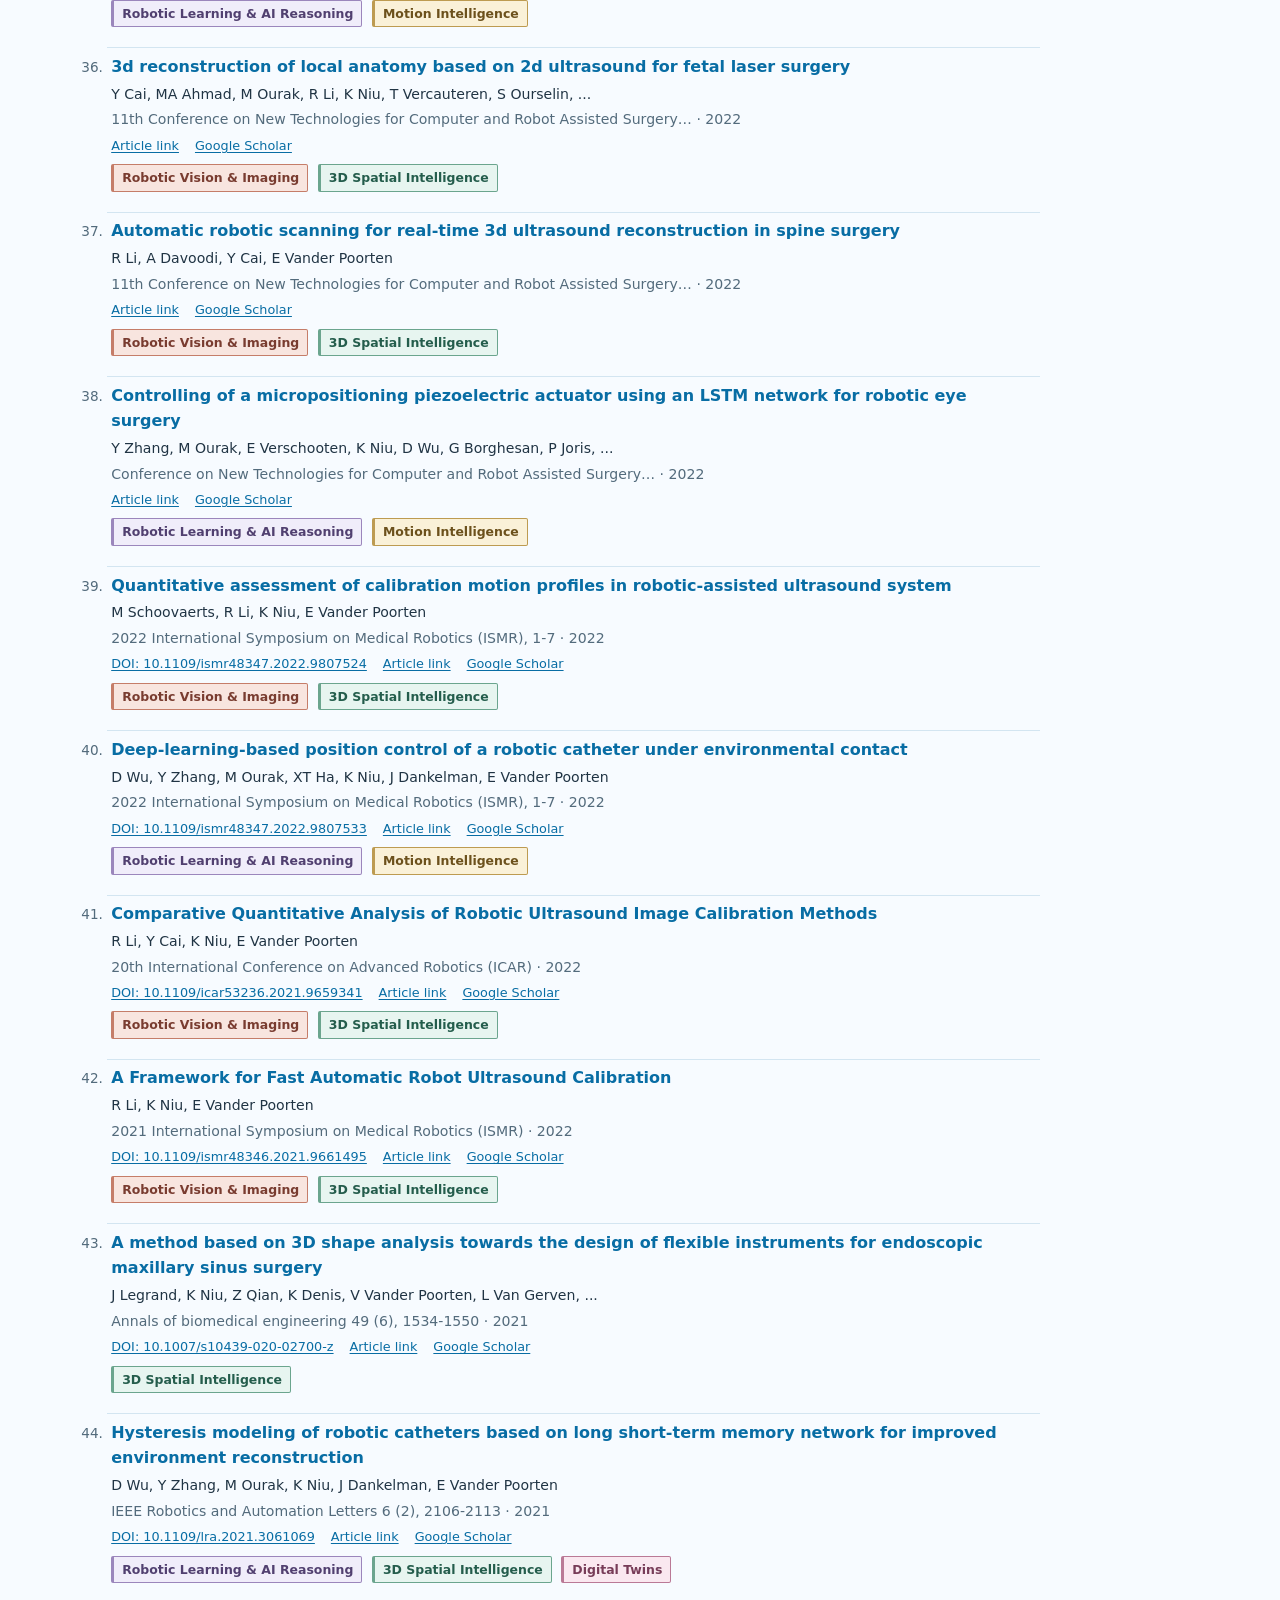
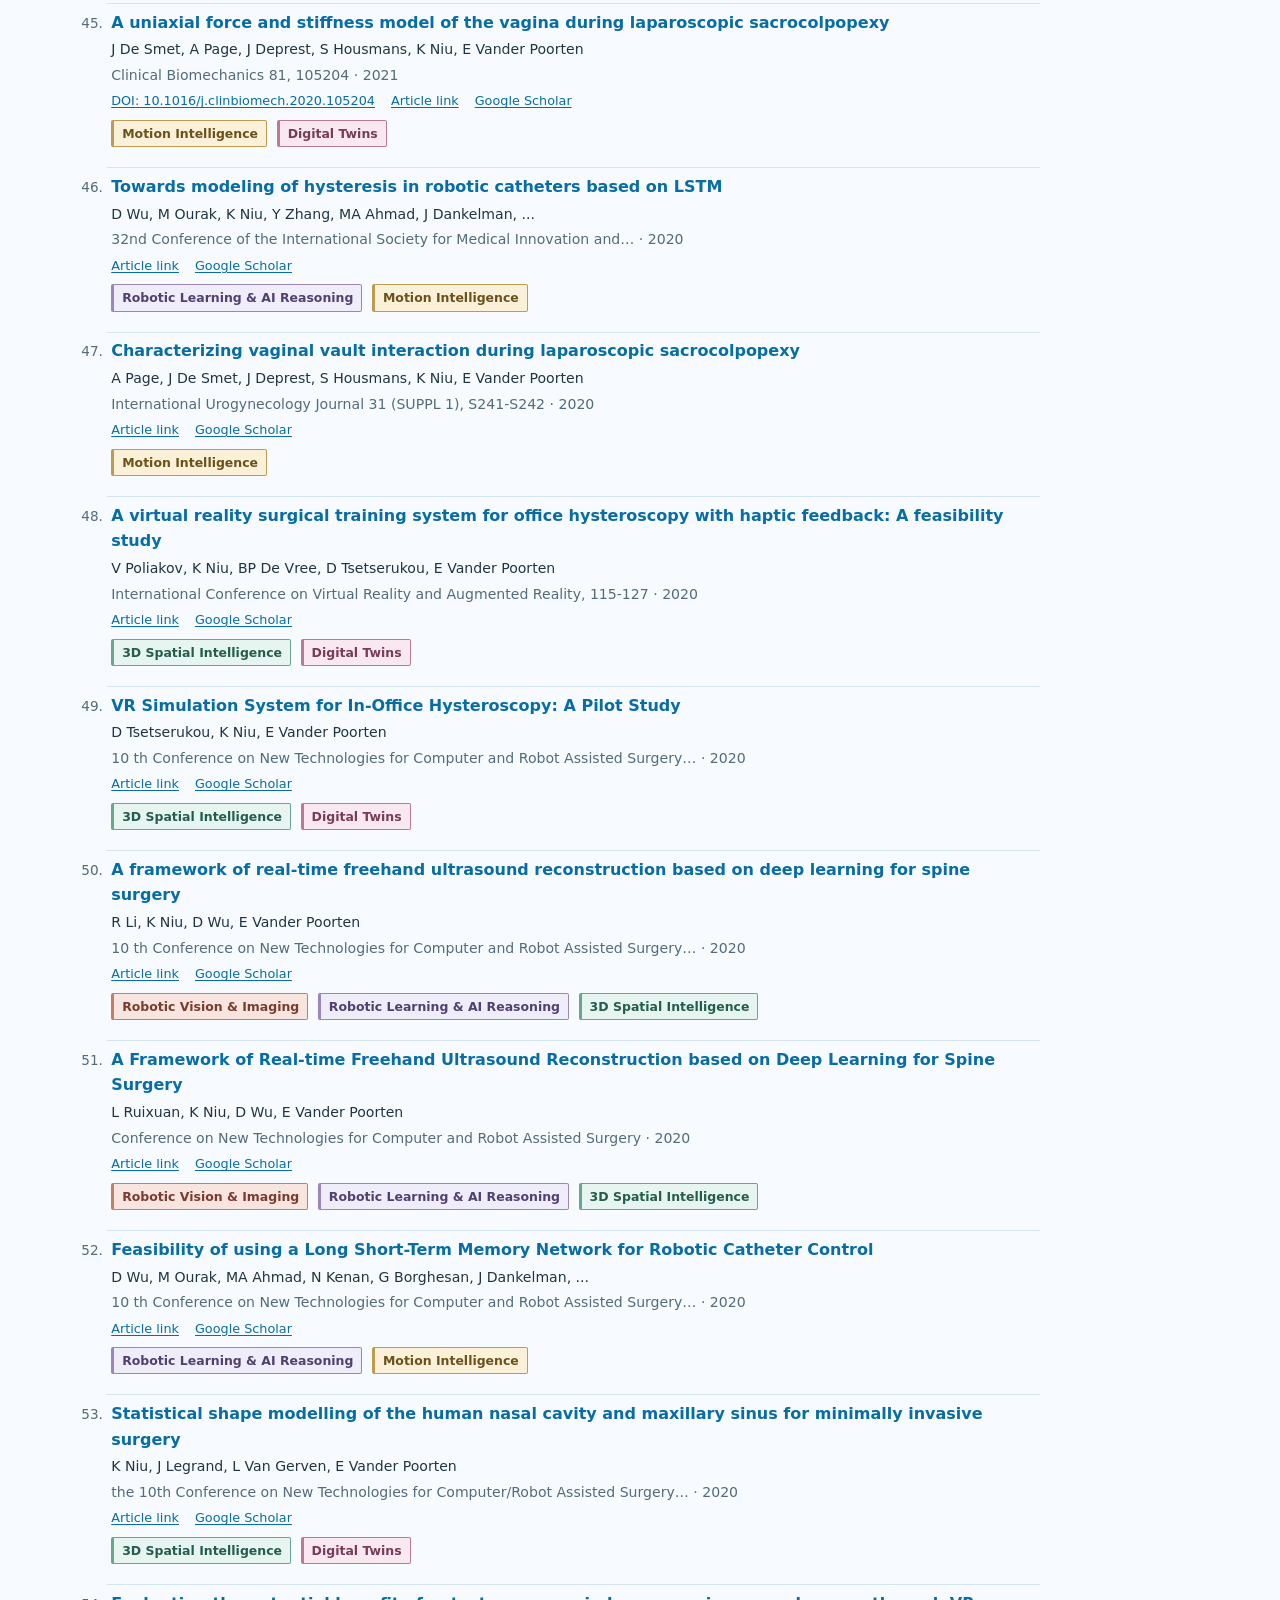
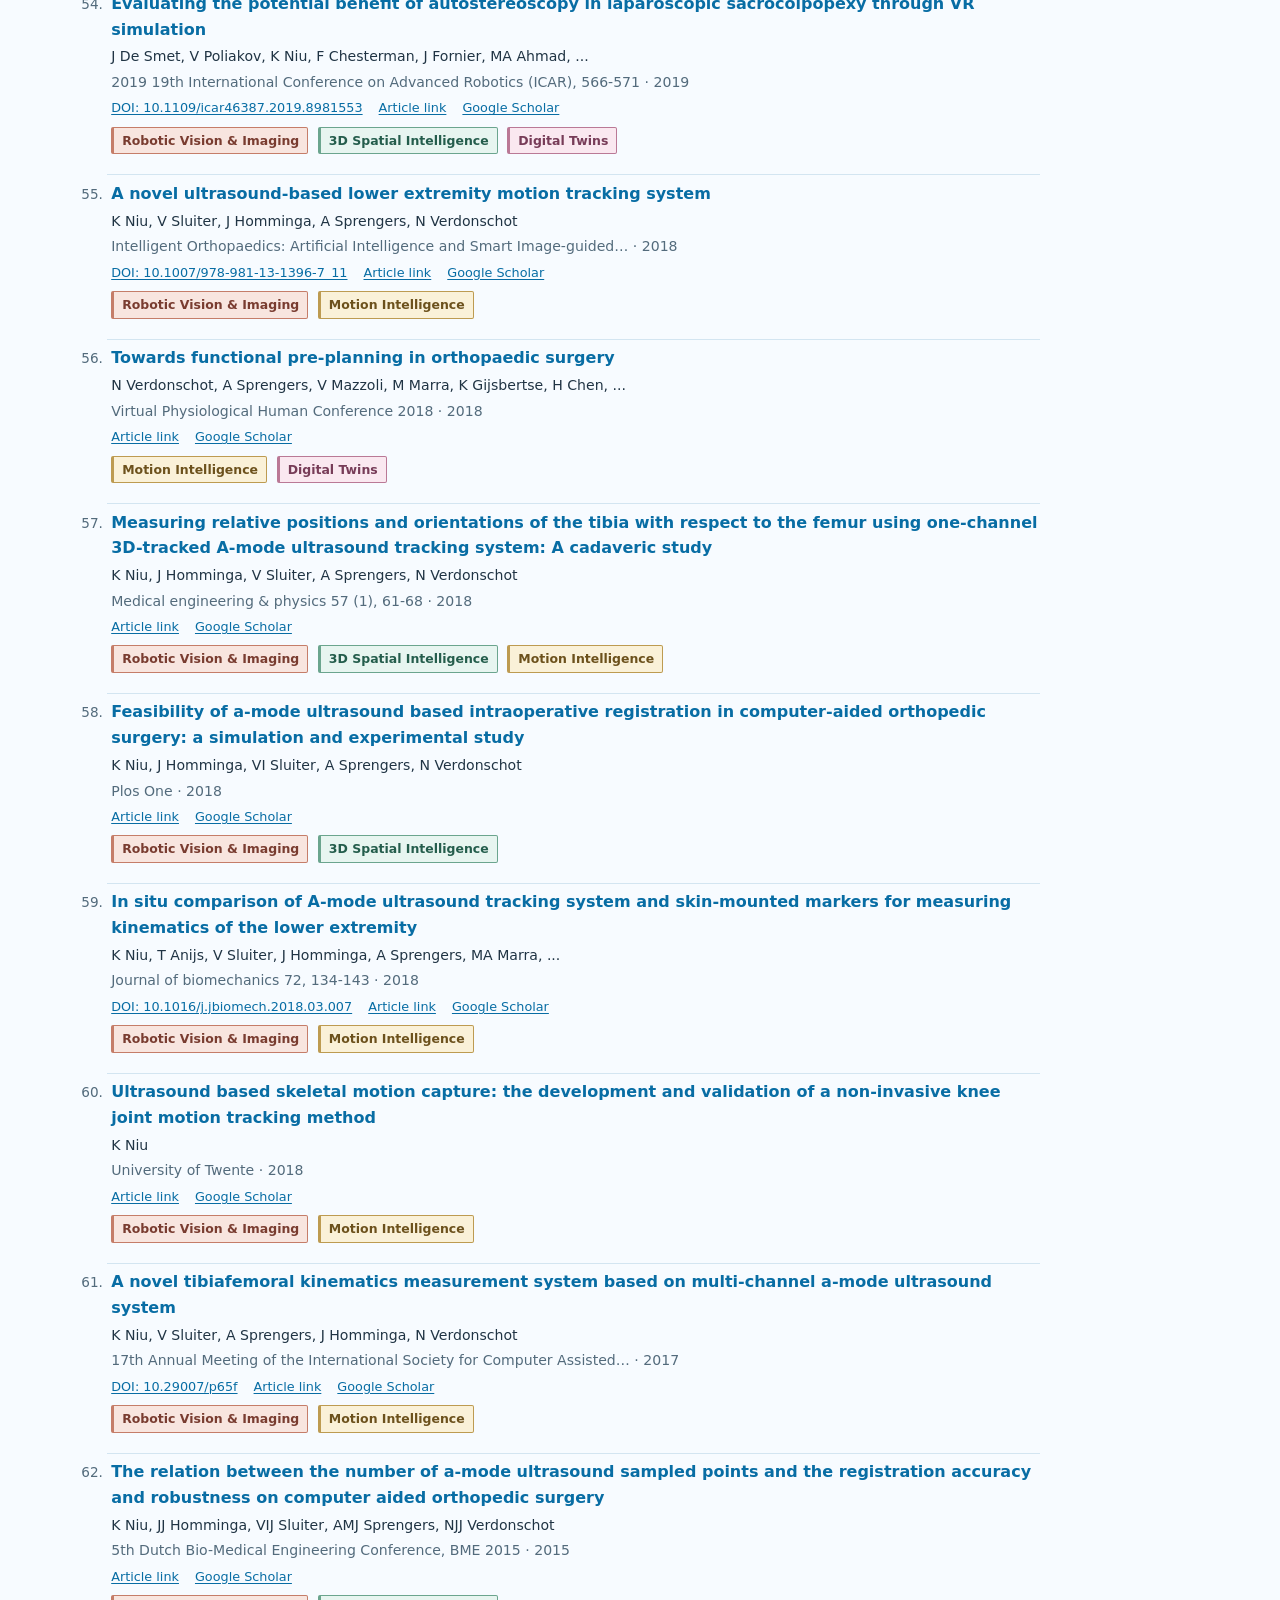
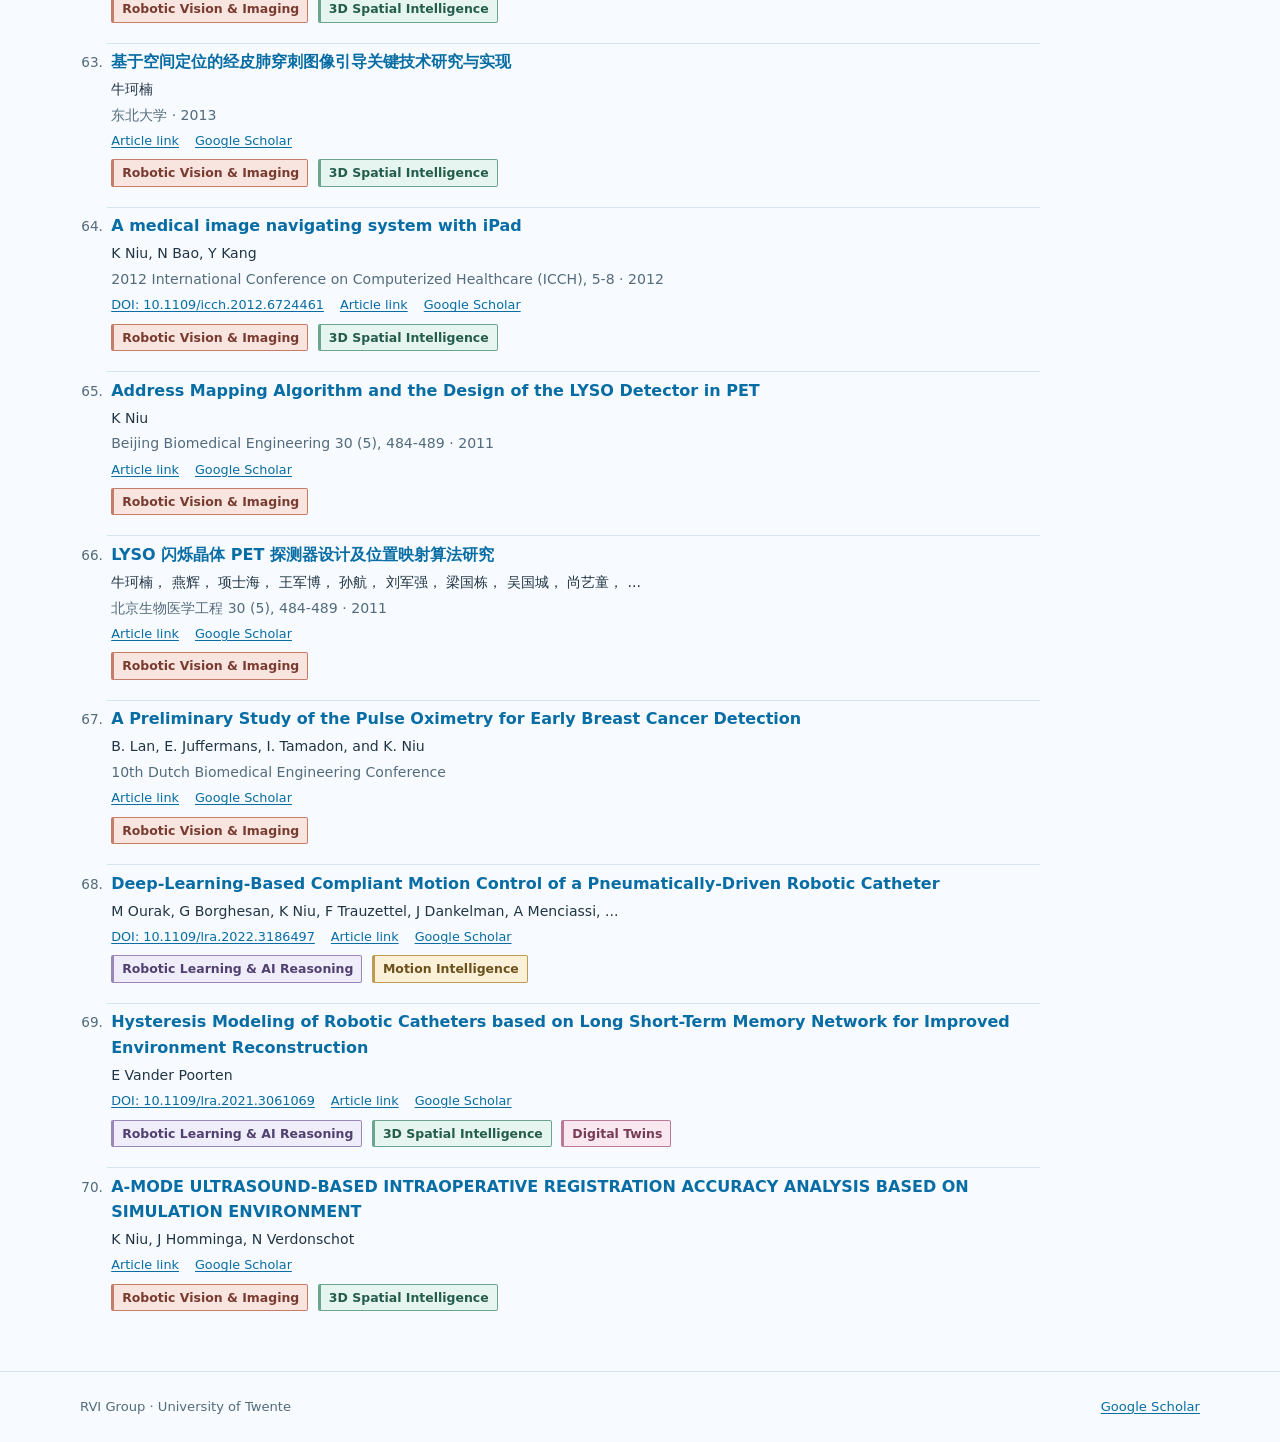
<file: publications.html>
<!doctype html><html lang="en"><head><meta charset="utf-8"><meta name="viewport" content="width=device-width, initial-scale=1"><meta name="description" content="Selected publications from RVI Group in robotic intelligence, imaging and motion."><title>Publications | RVI Group</title><link rel="stylesheet" href="assets/css/styles.css?v=20261023-awards-page"></head><body>
<a class="skip-link" href="#main">Skip to content</a><header class="site-header"><a class="brand" href="index.html"><span class="brand-mark">RVI</span><span><strong>RVI Group</strong><small>Robotic Vision and Intelligence</small></span></a><button class="nav-toggle" type="button" aria-expanded="false" aria-controls="site-nav"><span></span><span></span><span></span><span class="sr-only">Toggle navigation</span></button><nav id="site-nav" class="site-nav" data-site-nav aria-label="Primary navigation"><a href="index.html">Home</a><a href="research.html">Research</a><a href="publications.html" aria-current="page">Publications</a><a href="awards.html">Awards</a><a href="people.html">People</a><a href="projects.html">Projects &amp; Demos</a><a href="education.html">Education</a><a href="about.html">About</a></nav></header>
<main id="main" class="full-publications"><header class="page-hero"><h1>Publications</h1><p><a href="https://scholar.google.com/citations?user=mWEOPuMAAAAJ&amp;hl=en&amp;sortby=pubdate">Google Scholar</a></p></header><section class="section"><ol class="publication-list"><li><a href="https://doi.org/10.1109/TBME.2026.3686312">Self-derived Motion Features from sEMG for Inferring 3D Forearm Trajectories</a><p>B. Lan, D. Sun, I. Tamadon, and K. Niu</p><p class="venue">IEEE Transactions on Biomedical Engineering · 2026</p><div class="publication-links"><a href="https://doi.org/10.1109/TBME.2026.3686312">DOI: 10.1109/TBME.2026.3686312</a><a href="https://doi.org/10.1109/TBME.2026.3686312">Article link</a><a class="source" href="https://scholar.google.com/citations?view_op=view_citation&amp;hl=en&amp;oe=ASCII&amp;user=mWEOPuMAAAAJ&amp;pagesize=100&amp;sortby=pubdate&amp;citation_for_view=mWEOPuMAAAAJ:70eg2SAEIzsC">Google Scholar</a></div><div class="research-tags" aria-label="Research directions"><span class="research-tag" data-research="learning-reasoning">Robotic Learning &amp; AI Reasoning</span><span class="research-tag" data-research="motion-intelligence">Motion Intelligence</span></div></li><li><a href="https://doi.org/10.1109/TMRB.2025.3617959">HCCE-CUNet Based Multi-Class Musculoskeletal Segmentation for Robotic Ultrasound System</a><p>D. Sun, S. Stramigioli, and K. Niu</p><p class="venue">IEEE Transactions on Medical Robotics and Bionics, 7(4), 1728-1738 · 2025</p><div class="publication-links"><a href="https://doi.org/10.1109/TMRB.2025.3617959">DOI: 10.1109/TMRB.2025.3617959</a><a href="https://doi.org/10.1109/TMRB.2025.3617959">Article link</a><a class="source" href="https://scholar.google.com/citations?view_op=view_citation&amp;hl=en&amp;oe=ASCII&amp;user=mWEOPuMAAAAJ&amp;pagesize=100&amp;sortby=pubdate&amp;citation_for_view=mWEOPuMAAAAJ:vV6vV6tmYwMC">Google Scholar</a></div><div class="research-tags" aria-label="Research directions"><span class="research-tag" data-research="vision-imaging">Robotic Vision &amp; Imaging</span><span class="research-tag" data-research="learning-reasoning">Robotic Learning &amp; AI Reasoning</span></div></li><li><a href="https://scholar.google.com/citations?view_op=view_citation&amp;hl=en&amp;oe=ASCII&amp;user=mWEOPuMAAAAJ&amp;pagesize=100&amp;sortby=pubdate&amp;citation_for_view=mWEOPuMAAAAJ:lSLTfruPkqcC">Endoscopic sleeve gastroplasty video assessment: do technical features influence ESG integrity and weight loss at 6 and 12 months follow-up?</a><p>M Vannucci, D Sun, B Lan, K Niu, A Riba, N Heikens, M Fehervari, ...</p><p class="venue">Surgical endoscopy 39 (10), 6819-6827 · 2025</p><div class="publication-links"><a href="https://scholar.google.com/citations?view_op=view_citation&amp;hl=en&amp;oe=ASCII&amp;user=mWEOPuMAAAAJ&amp;pagesize=100&amp;sortby=pubdate&amp;citation_for_view=mWEOPuMAAAAJ:lSLTfruPkqcC">Article link</a><a class="source" href="https://scholar.google.com/citations?view_op=view_citation&amp;hl=en&amp;oe=ASCII&amp;user=mWEOPuMAAAAJ&amp;pagesize=100&amp;sortby=pubdate&amp;citation_for_view=mWEOPuMAAAAJ:lSLTfruPkqcC">Google Scholar</a></div><div class="research-tags" aria-label="Research directions"><span class="research-tag" data-research="vision-imaging">Robotic Vision &amp; Imaging</span><span class="research-tag" data-research="learning-reasoning">Robotic Learning &amp; AI Reasoning</span></div></li><li><a href="https://scholar.google.com/citations?view_op=view_citation&amp;hl=en&amp;oe=ASCII&amp;user=mWEOPuMAAAAJ&amp;pagesize=100&amp;sortby=pubdate&amp;citation_for_view=mWEOPuMAAAAJ:ns9cj8rnVeAC">Sex-based differences in musculoskeletal pain among surgeons: an international survey</a><p>M Vannucci, MR Rodríguez-Luna, B Lan, K Niu, A Lapergola, E Reitano, ...</p><p class="venue">Surgical endoscopy 39 (7), 4217-4224 · 2025</p><div class="publication-links"><a href="https://scholar.google.com/citations?view_op=view_citation&amp;hl=en&amp;oe=ASCII&amp;user=mWEOPuMAAAAJ&amp;pagesize=100&amp;sortby=pubdate&amp;citation_for_view=mWEOPuMAAAAJ:ns9cj8rnVeAC">Article link</a><a class="source" href="https://scholar.google.com/citations?view_op=view_citation&amp;hl=en&amp;oe=ASCII&amp;user=mWEOPuMAAAAJ&amp;pagesize=100&amp;sortby=pubdate&amp;citation_for_view=mWEOPuMAAAAJ:ns9cj8rnVeAC">Google Scholar</a></div><div class="research-tags" aria-label="Research directions"><span class="research-tag" data-research="motion-intelligence">Motion Intelligence</span></div></li><li><a href="https://doi.org/10.3390/machines13060498">An autonomous fluoroscopic imaging system for catheter insertions by bilateral control scheme: A numerical simulation study</a><p>G. Y. Ward, D. Sun, and K. Niu</p><p class="venue">Machines, 13(6), 498 · 2025</p><div class="publication-links"><a href="https://doi.org/10.3390/machines13060498">DOI: 10.3390/machines13060498</a><a href="https://doi.org/10.3390/machines13060498">Article link</a><a class="source" href="https://scholar.google.com/citations?view_op=view_citation&amp;hl=en&amp;oe=ASCII&amp;user=mWEOPuMAAAAJ&amp;pagesize=100&amp;sortby=pubdate&amp;citation_for_view=mWEOPuMAAAAJ:RYcK_YlVTxYC">Google Scholar</a></div><div class="research-tags" aria-label="Research directions"><span class="research-tag" data-research="vision-imaging">Robotic Vision &amp; Imaging</span><span class="research-tag" data-research="spatial-intelligence">3D Spatial Intelligence</span><span class="research-tag" data-research="digital-twins">Digital Twins</span></div></li><li><a href="https://doi.org/10.1109/TBME.2025.3575202">Hierarchical Transformer Fusion of Gaze Attention and Muscle Activity for Forearm Movement Estimation</a><p>B. Lan, S. Stramigioli, and K. Niu</p><p class="venue">IEEE Transactions on Biomedical Engineering, 72(12), 3674-3681 · 2025</p><div class="publication-links"><a href="https://doi.org/10.1109/TBME.2025.3575202">DOI: 10.1109/TBME.2025.3575202</a><a href="https://doi.org/10.1109/TBME.2025.3575202">Article link</a><a class="source" href="https://scholar.google.com/citations?view_op=view_citation&amp;hl=en&amp;oe=ASCII&amp;user=mWEOPuMAAAAJ&amp;pagesize=100&amp;sortby=pubdate&amp;citation_for_view=mWEOPuMAAAAJ:RGFaLdJalmkC">Google Scholar</a></div><div class="research-tags" aria-label="Research directions"><span class="research-tag" data-research="learning-reasoning">Robotic Learning &amp; AI Reasoning</span><span class="research-tag" data-research="motion-intelligence">Motion Intelligence</span></div></li><li><a href="https://scholar.google.com/citations?view_op=view_citation&amp;hl=en&amp;oe=ASCII&amp;user=mWEOPuMAAAAJ&amp;pagesize=100&amp;sortby=pubdate&amp;citation_for_view=mWEOPuMAAAAJ:TFP_iSt0sucC">Comparable performance between automatic and manual laryngeal and hypopharyngeal gross tumor volume delineations validated with pathology</a><p>KM Kuijer, HJG Smits, PAH Doornaert, K Niu, MHF Savenije, EJ Smid, ...</p><p class="venue">International Journal of Radiation Oncology* Biology* Physics 122 (1), 186-193 · 2025</p><div class="publication-links"><a href="https://doi.org/10.1016/j.ijrobp.2024.12.009">DOI: 10.1016/j.ijrobp.2024.12.009</a><a href="https://scholar.google.com/citations?view_op=view_citation&amp;hl=en&amp;oe=ASCII&amp;user=mWEOPuMAAAAJ&amp;pagesize=100&amp;sortby=pubdate&amp;citation_for_view=mWEOPuMAAAAJ:TFP_iSt0sucC">Article link</a><a class="source" href="https://scholar.google.com/citations?view_op=view_citation&amp;hl=en&amp;oe=ASCII&amp;user=mWEOPuMAAAAJ&amp;pagesize=100&amp;sortby=pubdate&amp;citation_for_view=mWEOPuMAAAAJ:TFP_iSt0sucC">Google Scholar</a></div><div class="research-tags" aria-label="Research directions"><span class="research-tag" data-research="vision-imaging">Robotic Vision &amp; Imaging</span><span class="research-tag" data-research="learning-reasoning">Robotic Learning &amp; AI Reasoning</span></div></li><li><a href="https://scholar.google.com/citations?view_op=view_citation&amp;hl=en&amp;oe=ASCII&amp;user=mWEOPuMAAAAJ&amp;pagesize=100&amp;sortby=pubdate&amp;citation_for_view=mWEOPuMAAAAJ:O3NaXMp0MMsC">Deciphering Muscular Dynamics: A Dual-Attention Framework for Predicting Muscle Contraction from Activation Patterns</a><p>B Lan, G Krijnen, S Stramigioli, K Niu</p><p class="venue">IEEE journal of biomedical and health informatics · 2025</p><div class="publication-links"><a href="https://scholar.google.com/citations?view_op=view_citation&amp;hl=en&amp;oe=ASCII&amp;user=mWEOPuMAAAAJ&amp;pagesize=100&amp;sortby=pubdate&amp;citation_for_view=mWEOPuMAAAAJ:O3NaXMp0MMsC">Article link</a><a class="source" href="https://scholar.google.com/citations?view_op=view_citation&amp;hl=en&amp;oe=ASCII&amp;user=mWEOPuMAAAAJ&amp;pagesize=100&amp;sortby=pubdate&amp;citation_for_view=mWEOPuMAAAAJ:O3NaXMp0MMsC">Google Scholar</a></div><div class="research-tags" aria-label="Research directions"><span class="research-tag" data-research="learning-reasoning">Robotic Learning &amp; AI Reasoning</span><span class="research-tag" data-research="motion-intelligence">Motion Intelligence</span></div></li><li><a href="https://doi.org/10.3390/technologies13020070">Automatic robotic ultrasound for 3d musculoskeletal reconstruction: A comprehensive framework</a><p>D. Sun, A. Cappellari, B. Lan, M. Abayazid, S. Stramigioli, and K. Niu</p><p class="venue">Technologies, 13(2), 70 · 2025</p><div class="publication-links"><a href="https://doi.org/10.3390/technologies13020070">DOI: 10.3390/technologies13020070</a><a href="https://doi.org/10.3390/technologies13020070">Article link</a><a class="source" href="https://scholar.google.com/citations?view_op=view_citation&amp;hl=en&amp;oe=ASCII&amp;user=mWEOPuMAAAAJ&amp;pagesize=100&amp;sortby=pubdate&amp;citation_for_view=mWEOPuMAAAAJ:blknAaTinKkC">Google Scholar</a></div><div class="research-tags" aria-label="Research directions"><span class="research-tag" data-research="vision-imaging">Robotic Vision &amp; Imaging</span><span class="research-tag" data-research="learning-reasoning">Robotic Learning &amp; AI Reasoning</span><span class="research-tag" data-research="spatial-intelligence">3D Spatial Intelligence</span><span class="research-tag" data-research="digital-twins">Digital Twins</span></div></li><li><a href="https://scholar.google.com/citations?view_op=view_citation&amp;hl=en&amp;oe=ASCII&amp;user=mWEOPuMAAAAJ&amp;pagesize=100&amp;sortby=pubdate&amp;citation_for_view=mWEOPuMAAAAJ:GnPB-g6toBAC">The Study of Relationship Between Muscle Activation and Deformation During Arm Motion</a><p>B Lan, K Niu</p><p class="venue">10th Dutch Biomedical Engineering Conference, BME 2025 · 2025</p><div class="publication-links"><a href="https://scholar.google.com/citations?view_op=view_citation&amp;hl=en&amp;oe=ASCII&amp;user=mWEOPuMAAAAJ&amp;pagesize=100&amp;sortby=pubdate&amp;citation_for_view=mWEOPuMAAAAJ:GnPB-g6toBAC">Article link</a><a class="source" href="https://scholar.google.com/citations?view_op=view_citation&amp;hl=en&amp;oe=ASCII&amp;user=mWEOPuMAAAAJ&amp;pagesize=100&amp;sortby=pubdate&amp;citation_for_view=mWEOPuMAAAAJ:GnPB-g6toBAC">Google Scholar</a></div><div class="research-tags" aria-label="Research directions"><span class="research-tag" data-research="learning-reasoning">Robotic Learning &amp; AI Reasoning</span><span class="research-tag" data-research="motion-intelligence">Motion Intelligence</span></div></li><li><a href="https://research.utwente.nl/en/publications/automatic-robotic-ultrasound-scanning-for-muscle-segmentation-and/">Automatic Robotic Ultrasound Scanning for Muscle Segmentation and Reconstruction</a><p>D. Sun, A. Cappellari, B. Lan, and K. Niu</p><p class="venue">10th Dutch Biomedical Engineering Conference · 2025</p><div class="publication-links"><a href="https://research.utwente.nl/en/publications/automatic-robotic-ultrasound-scanning-for-muscle-segmentation-and/">Article link</a><a class="source" href="https://scholar.google.com/citations?view_op=view_citation&amp;hl=en&amp;oe=ASCII&amp;user=mWEOPuMAAAAJ&amp;pagesize=100&amp;sortby=pubdate&amp;citation_for_view=mWEOPuMAAAAJ:BqipwSGYUEgC">Google Scholar</a></div><div class="research-tags" aria-label="Research directions"><span class="research-tag" data-research="vision-imaging">Robotic Vision &amp; Imaging</span><span class="research-tag" data-research="learning-reasoning">Robotic Learning &amp; AI Reasoning</span><span class="research-tag" data-research="spatial-intelligence">3D Spatial Intelligence</span><span class="research-tag" data-research="digital-twins">Digital Twins</span></div></li><li><a href="https://scholar.google.com/citations?view_op=view_citation&amp;hl=en&amp;oe=ASCII&amp;user=mWEOPuMAAAAJ&amp;pagesize=100&amp;sortby=pubdate&amp;citation_for_view=mWEOPuMAAAAJ:JV2RwH3_ST0C">Muscle Activation–Deformation Correlation in Dynamic Arm Movements</a><p>B. Lan, D. Sun, and K. Niu</p><p class="venue">J: Multidisciplinary Scientific Journal · 2025</p><div class="publication-links"><a href="https://doi.org/10.3390/j8010005">DOI: 10.3390/j8010005</a><a href="https://scholar.google.com/citations?view_op=view_citation&amp;hl=en&amp;oe=ASCII&amp;user=mWEOPuMAAAAJ&amp;pagesize=100&amp;sortby=pubdate&amp;citation_for_view=mWEOPuMAAAAJ:JV2RwH3_ST0C">Article link</a><a class="source" href="https://scholar.google.com/citations?view_op=view_citation&amp;hl=en&amp;oe=ASCII&amp;user=mWEOPuMAAAAJ&amp;pagesize=100&amp;sortby=pubdate&amp;citation_for_view=mWEOPuMAAAAJ:JV2RwH3_ST0C">Google Scholar</a></div><div class="research-tags" aria-label="Research directions"><span class="research-tag" data-research="vision-imaging">Robotic Vision &amp; Imaging</span><span class="research-tag" data-research="learning-reasoning">Robotic Learning &amp; AI Reasoning</span><span class="research-tag" data-research="motion-intelligence">Motion Intelligence</span></div></li><li><a href="https://scholar.google.com/citations?view_op=view_citation&amp;hl=en&amp;oe=ASCII&amp;user=mWEOPuMAAAAJ&amp;pagesize=100&amp;sortby=pubdate&amp;citation_for_view=mWEOPuMAAAAJ:iH-uZ7U-co4C">Advanced Robotic Ultrasound Imaging for Spine Surgery</a><p>R Li, E Vander Poorten, K Niu</p><p class="venue">2024</p><div class="publication-links"><a href="https://scholar.google.com/citations?view_op=view_citation&amp;hl=en&amp;oe=ASCII&amp;user=mWEOPuMAAAAJ&amp;pagesize=100&amp;sortby=pubdate&amp;citation_for_view=mWEOPuMAAAAJ:iH-uZ7U-co4C">Article link</a><a class="source" href="https://scholar.google.com/citations?view_op=view_citation&amp;hl=en&amp;oe=ASCII&amp;user=mWEOPuMAAAAJ&amp;pagesize=100&amp;sortby=pubdate&amp;citation_for_view=mWEOPuMAAAAJ:iH-uZ7U-co4C">Google Scholar</a></div><div class="research-tags" aria-label="Research directions"><span class="research-tag" data-research="vision-imaging">Robotic Vision &amp; Imaging</span></div></li><li><a href="https://scholar.google.com/citations?view_op=view_citation&amp;hl=en&amp;oe=ASCII&amp;user=mWEOPuMAAAAJ&amp;pagesize=100&amp;sortby=pubdate&amp;citation_for_view=mWEOPuMAAAAJ:j3f4tGmQtD8C">Predicting muscle thickness deformation from muscle activation patterns: A dual-attention framework</a><p>B Lan, K Niu</p><p class="venue">arXiv preprint arXiv:2409.18266 · 2024</p><div class="publication-links"><a href="https://scholar.google.com/citations?view_op=view_citation&amp;hl=en&amp;oe=ASCII&amp;user=mWEOPuMAAAAJ&amp;pagesize=100&amp;sortby=pubdate&amp;citation_for_view=mWEOPuMAAAAJ:j3f4tGmQtD8C">Article link</a><a class="source" href="https://scholar.google.com/citations?view_op=view_citation&amp;hl=en&amp;oe=ASCII&amp;user=mWEOPuMAAAAJ&amp;pagesize=100&amp;sortby=pubdate&amp;citation_for_view=mWEOPuMAAAAJ:j3f4tGmQtD8C">Google Scholar</a></div><div class="research-tags" aria-label="Research directions"><span class="research-tag" data-research="learning-reasoning">Robotic Learning &amp; AI Reasoning</span><span class="research-tag" data-research="motion-intelligence">Motion Intelligence</span></div></li><li><a href="https://scholar.google.com/citations?view_op=view_citation&amp;hl=en&amp;oe=ASCII&amp;user=mWEOPuMAAAAJ&amp;pagesize=100&amp;sortby=pubdate&amp;citation_for_view=mWEOPuMAAAAJ:k_IJM867U9cC">Controlling an MR safe robot arm with six pneumatic stepper motors using eight tubes</a><p>V Groenhuis, M Bac, S Stramigioli, K Niu</p><p class="venue">ICRA@ 40 special conference 2024: 40th Anniversary of the IEEE International… · 2024</p><div class="publication-links"><a href="https://scholar.google.com/citations?view_op=view_citation&amp;hl=en&amp;oe=ASCII&amp;user=mWEOPuMAAAAJ&amp;pagesize=100&amp;sortby=pubdate&amp;citation_for_view=mWEOPuMAAAAJ:k_IJM867U9cC">Article link</a><a class="source" href="https://scholar.google.com/citations?view_op=view_citation&amp;hl=en&amp;oe=ASCII&amp;user=mWEOPuMAAAAJ&amp;pagesize=100&amp;sortby=pubdate&amp;citation_for_view=mWEOPuMAAAAJ:k_IJM867U9cC">Google Scholar</a></div><div class="research-tags" aria-label="Research directions"><span class="research-tag" data-research="motion-intelligence">Motion Intelligence</span></div></li><li><a href="https://scholar.google.com/citations?view_op=view_citation&amp;hl=en&amp;oe=ASCII&amp;user=mWEOPuMAAAAJ&amp;pagesize=100&amp;sortby=pubdate&amp;citation_for_view=mWEOPuMAAAAJ:4JMBOYKVnBMC">SIRC-UNet: Improving bone tracking precision of a-mode ultrasound by decoding hierarchical resolution features</a><p>B Lan, M Abayazid, N Verdonschot, S Stramigioli, K Niu</p><p class="venue">IEEE Sensors Journal 24 (22), 38174-38184 · 2024</p><div class="publication-links"><a href="https://scholar.google.com/citations?view_op=view_citation&amp;hl=en&amp;oe=ASCII&amp;user=mWEOPuMAAAAJ&amp;pagesize=100&amp;sortby=pubdate&amp;citation_for_view=mWEOPuMAAAAJ:4JMBOYKVnBMC">Article link</a><a class="source" href="https://scholar.google.com/citations?view_op=view_citation&amp;hl=en&amp;oe=ASCII&amp;user=mWEOPuMAAAAJ&amp;pagesize=100&amp;sortby=pubdate&amp;citation_for_view=mWEOPuMAAAAJ:4JMBOYKVnBMC">Google Scholar</a></div><div class="research-tags" aria-label="Research directions"><span class="research-tag" data-research="vision-imaging">Robotic Vision &amp; Imaging</span><span class="research-tag" data-research="learning-reasoning">Robotic Learning &amp; AI Reasoning</span><span class="research-tag" data-research="motion-intelligence">Motion Intelligence</span></div></li><li><a href="https://doi.org/10.1109/BioRob60516.2024.10719969">Augmented-reality based digital twin to control an MR safe robot for breast biopsy: A benchmark study</a><p>L Marx, V Groenhuis, S Stramigioli, K Niu</p><p class="venue">2024 IEEE RAS/EMBS International Conference for Biomedical Robotics and Biomechatronics (BioRob), 814-819 · 2024</p><div class="publication-links"><a href="https://doi.org/10.1109/BioRob60516.2024.10719969">DOI: 10.1109/BioRob60516.2024.10719969</a><a href="https://doi.org/10.1109/BioRob60516.2024.10719969">Article link</a><a class="source" href="https://scholar.google.com/citations?view_op=view_citation&amp;hl=en&amp;oe=ASCII&amp;user=mWEOPuMAAAAJ&amp;pagesize=100&amp;sortby=pubdate&amp;citation_for_view=mWEOPuMAAAAJ:r0BpntZqJG4C">Google Scholar</a></div><div class="research-tags" aria-label="Research directions"><span class="research-tag" data-research="spatial-intelligence">3D Spatial Intelligence</span><span class="research-tag" data-research="digital-twins">Digital Twins</span></div></li><li><a href="https://scholar.google.com/citations?view_op=view_citation&amp;hl=en&amp;oe=ASCII&amp;user=mWEOPuMAAAAJ&amp;pagesize=100&amp;sortby=pubdate&amp;citation_for_view=mWEOPuMAAAAJ:RHpTSmoSYBkC">Anatomical region recognition and real-time bone tracking methods by dynamically decoding a-mode ultrasound signals</a><p>B Lan, S Stramigioli, K Niu</p><p class="venue">2024 10th IEEE RAS/EMBS International Conference for Biomedical Robotics and… · 2024</p><div class="publication-links"><a href="https://scholar.google.com/citations?view_op=view_citation&amp;hl=en&amp;oe=ASCII&amp;user=mWEOPuMAAAAJ&amp;pagesize=100&amp;sortby=pubdate&amp;citation_for_view=mWEOPuMAAAAJ:RHpTSmoSYBkC">Article link</a><a class="source" href="https://scholar.google.com/citations?view_op=view_citation&amp;hl=en&amp;oe=ASCII&amp;user=mWEOPuMAAAAJ&amp;pagesize=100&amp;sortby=pubdate&amp;citation_for_view=mWEOPuMAAAAJ:RHpTSmoSYBkC">Google Scholar</a></div><div class="research-tags" aria-label="Research directions"><span class="research-tag" data-research="vision-imaging">Robotic Vision &amp; Imaging</span><span class="research-tag" data-research="learning-reasoning">Robotic Learning &amp; AI Reasoning</span><span class="research-tag" data-research="motion-intelligence">Motion Intelligence</span></div></li><li><a href="https://scholar.google.com/citations?view_op=view_citation&amp;hl=en&amp;oe=ASCII&amp;user=mWEOPuMAAAAJ&amp;pagesize=100&amp;sortby=pubdate&amp;citation_for_view=mWEOPuMAAAAJ:J_g5lzvAfSwC">Bilateral Control Scheme for Surgical Robotic System Collaboration</a><p>GY Ward</p><p class="venue">University of Twente · 2024</p><div class="publication-links"><a href="https://scholar.google.com/citations?view_op=view_citation&amp;hl=en&amp;oe=ASCII&amp;user=mWEOPuMAAAAJ&amp;pagesize=100&amp;sortby=pubdate&amp;citation_for_view=mWEOPuMAAAAJ:J_g5lzvAfSwC">Article link</a><a class="source" href="https://scholar.google.com/citations?view_op=view_citation&amp;hl=en&amp;oe=ASCII&amp;user=mWEOPuMAAAAJ&amp;pagesize=100&amp;sortby=pubdate&amp;citation_for_view=mWEOPuMAAAAJ:J_g5lzvAfSwC">Google Scholar</a></div><div class="research-tags" aria-label="Research directions"><span class="research-tag" data-research="motion-intelligence">Motion Intelligence</span></div></li><li><a href="https://scholar.google.com/citations?view_op=view_citation&amp;hl=en&amp;oe=ASCII&amp;user=mWEOPuMAAAAJ&amp;pagesize=100&amp;sortby=pubdate&amp;citation_for_view=mWEOPuMAAAAJ:maZDTaKrznsC">A pathologically validated deep learning model for laryngeal and hypopharyngeal tumour segmentation on MRI</a><p>K Kuijer, H Smits, P Doornaert, K Niu, M Savenije, E Smid, C Terhaard, ...</p><p class="venue">EUROPEAN JOURNAL OF CLINICAL INVESTIGATION 54 · 2024</p><div class="publication-links"><a href="https://scholar.google.com/citations?view_op=view_citation&amp;hl=en&amp;oe=ASCII&amp;user=mWEOPuMAAAAJ&amp;pagesize=100&amp;sortby=pubdate&amp;citation_for_view=mWEOPuMAAAAJ:maZDTaKrznsC">Article link</a><a class="source" href="https://scholar.google.com/citations?view_op=view_citation&amp;hl=en&amp;oe=ASCII&amp;user=mWEOPuMAAAAJ&amp;pagesize=100&amp;sortby=pubdate&amp;citation_for_view=mWEOPuMAAAAJ:maZDTaKrznsC">Google Scholar</a></div><div class="research-tags" aria-label="Research directions"><span class="research-tag" data-research="vision-imaging">Robotic Vision &amp; Imaging</span><span class="research-tag" data-research="learning-reasoning">Robotic Learning &amp; AI Reasoning</span></div></li><li><a href="https://scholar.google.com/citations?view_op=view_citation&amp;hl=en&amp;oe=ASCII&amp;user=mWEOPuMAAAAJ&amp;pagesize=100&amp;sortby=pubdate&amp;citation_for_view=mWEOPuMAAAAJ:e5wmG9Sq2KIC">Deep Learning based acoustic measurement approach for robotic applications on orthopedics</a><p>B Lan, M Abayazid, N Verdonschot, S Stramigioli, K Niu</p><p class="venue">2024 IEEE International Conference on Robotics and Automation (ICRA), 921-927 · 2024</p><div class="publication-links"><a href="https://scholar.google.com/citations?view_op=view_citation&amp;hl=en&amp;oe=ASCII&amp;user=mWEOPuMAAAAJ&amp;pagesize=100&amp;sortby=pubdate&amp;citation_for_view=mWEOPuMAAAAJ:e5wmG9Sq2KIC">Article link</a><a class="source" href="https://scholar.google.com/citations?view_op=view_citation&amp;hl=en&amp;oe=ASCII&amp;user=mWEOPuMAAAAJ&amp;pagesize=100&amp;sortby=pubdate&amp;citation_for_view=mWEOPuMAAAAJ:e5wmG9Sq2KIC">Google Scholar</a></div><div class="research-tags" aria-label="Research directions"><span class="research-tag" data-research="vision-imaging">Robotic Vision &amp; Imaging</span><span class="research-tag" data-research="learning-reasoning">Robotic Learning &amp; AI Reasoning</span><span class="research-tag" data-research="motion-intelligence">Motion Intelligence</span></div></li><li><a href="https://scholar.google.com/citations?view_op=view_citation&amp;hl=en&amp;oe=ASCII&amp;user=mWEOPuMAAAAJ&amp;pagesize=100&amp;sortby=pubdate&amp;citation_for_view=mWEOPuMAAAAJ:M3NEmzRMIkIC">Pathologically validated deep learning model for laryngeal and hypopharyngeal GTV delineation on MRI</a><p>KM Kuijer, HJG Smits, PAH Doornaert, K Niu, EJ Smid, CHJ Terhaard, ...</p><p class="venue">RADIOTHERAPY AND ONCOLOGY 194, S3102-S3104 · 2024</p><div class="publication-links"><a href="https://scholar.google.com/citations?view_op=view_citation&amp;hl=en&amp;oe=ASCII&amp;user=mWEOPuMAAAAJ&amp;pagesize=100&amp;sortby=pubdate&amp;citation_for_view=mWEOPuMAAAAJ:M3NEmzRMIkIC">Article link</a><a class="source" href="https://scholar.google.com/citations?view_op=view_citation&amp;hl=en&amp;oe=ASCII&amp;user=mWEOPuMAAAAJ&amp;pagesize=100&amp;sortby=pubdate&amp;citation_for_view=mWEOPuMAAAAJ:M3NEmzRMIkIC">Google Scholar</a></div><div class="research-tags" aria-label="Research directions"><span class="research-tag" data-research="vision-imaging">Robotic Vision &amp; Imaging</span><span class="research-tag" data-research="learning-reasoning">Robotic Learning &amp; AI Reasoning</span></div></li><li><a href="https://scholar.google.com/citations?view_op=view_citation&amp;hl=en&amp;oe=ASCII&amp;user=mWEOPuMAAAAJ&amp;pagesize=100&amp;sortby=pubdate&amp;citation_for_view=mWEOPuMAAAAJ:isC4tDSrTZIC">2411: Pathologically validated deep learning model for laryngeal and hypopharyngeal GTV delineation on MRI</a><p>KM Kuijer, HJG Smits, PAH Doornaert, K Niu, EJ Smid, CHJ Terhaard, ...</p><p class="venue">Radiotherapy and Oncology 194, S3101-S3104 · 2024</p><div class="publication-links"><a href="https://scholar.google.com/citations?view_op=view_citation&amp;hl=en&amp;oe=ASCII&amp;user=mWEOPuMAAAAJ&amp;pagesize=100&amp;sortby=pubdate&amp;citation_for_view=mWEOPuMAAAAJ:isC4tDSrTZIC">Article link</a><a class="source" href="https://scholar.google.com/citations?view_op=view_citation&amp;hl=en&amp;oe=ASCII&amp;user=mWEOPuMAAAAJ&amp;pagesize=100&amp;sortby=pubdate&amp;citation_for_view=mWEOPuMAAAAJ:isC4tDSrTZIC">Google Scholar</a></div><div class="research-tags" aria-label="Research directions"><span class="research-tag" data-research="vision-imaging">Robotic Vision &amp; Imaging</span><span class="research-tag" data-research="learning-reasoning">Robotic Learning &amp; AI Reasoning</span></div></li><li><a href="https://scholar.google.com/citations?view_op=view_citation&amp;hl=en&amp;oe=ASCII&amp;user=mWEOPuMAAAAJ&amp;pagesize=100&amp;sortby=pubdate&amp;citation_for_view=mWEOPuMAAAAJ:_Qo2XoVZTnwC">A method to track 3d knee kinematics by multi-channel 3d-tracked a-mode ultrasound</a><p>K Niu, V Sluiter, B Lan, J Homminga, A Sprengers, N Verdonschot</p><p class="venue">Sensors 24 (8), 2439 · 2024</p><div class="publication-links"><a href="https://doi.org/10.3390/s24082439">DOI: 10.3390/s24082439</a><a href="https://scholar.google.com/citations?view_op=view_citation&amp;hl=en&amp;oe=ASCII&amp;user=mWEOPuMAAAAJ&amp;pagesize=100&amp;sortby=pubdate&amp;citation_for_view=mWEOPuMAAAAJ:_Qo2XoVZTnwC">Article link</a><a class="source" href="https://scholar.google.com/citations?view_op=view_citation&amp;hl=en&amp;oe=ASCII&amp;user=mWEOPuMAAAAJ&amp;pagesize=100&amp;sortby=pubdate&amp;citation_for_view=mWEOPuMAAAAJ:_Qo2XoVZTnwC">Google Scholar</a></div><div class="research-tags" aria-label="Research directions"><span class="research-tag" data-research="vision-imaging">Robotic Vision &amp; Imaging</span><span class="research-tag" data-research="spatial-intelligence">3D Spatial Intelligence</span><span class="research-tag" data-research="motion-intelligence">Motion Intelligence</span></div></li><li><a href="https://scholar.google.com/citations?view_op=view_citation&amp;hl=en&amp;oe=ASCII&amp;user=mWEOPuMAAAAJ&amp;pagesize=100&amp;sortby=pubdate&amp;citation_for_view=mWEOPuMAAAAJ:HDshCWvjkbEC">State-of-the-art of non-radiative, non-visual spine sensing with a focus on sensing forces, vibrations and bioelectrical properties: A systematic review</a><p>M Timmermans, A Massalimova, R Li, A Davoodi, Q Goossens, K Niu, ...</p><p class="venue">Sensors 23 (19), 8094 · 2023</p><div class="publication-links"><a href="https://doi.org/10.3390/s23198094">DOI: 10.3390/s23198094</a><a href="https://scholar.google.com/citations?view_op=view_citation&amp;hl=en&amp;oe=ASCII&amp;user=mWEOPuMAAAAJ&amp;pagesize=100&amp;sortby=pubdate&amp;citation_for_view=mWEOPuMAAAAJ:HDshCWvjkbEC">Article link</a><a class="source" href="https://scholar.google.com/citations?view_op=view_citation&amp;hl=en&amp;oe=ASCII&amp;user=mWEOPuMAAAAJ&amp;pagesize=100&amp;sortby=pubdate&amp;citation_for_view=mWEOPuMAAAAJ:HDshCWvjkbEC">Google Scholar</a></div><div class="research-tags" aria-label="Research directions"><span class="research-tag" data-research="motion-intelligence">Motion Intelligence</span></div></li><li><a href="https://scholar.google.com/citations?view_op=view_citation&amp;hl=en&amp;oe=ASCII&amp;user=mWEOPuMAAAAJ&amp;pagesize=100&amp;sortby=pubdate&amp;citation_for_view=mWEOPuMAAAAJ:qUcmZB5y_30C">Robot-assisted ultrasound reconstruction for spine surgery: from bench-top to pre-clinical study</a><p>R Li, A Davoodi, Y Cai, K Niu, G Borghesan, N Cavalcanti, A Massalimova, ...</p><p class="venue">International journal of computer assisted radiology and surgery 18 (9… · 2023</p><div class="publication-links"><a href="https://scholar.google.com/citations?view_op=view_citation&amp;hl=en&amp;oe=ASCII&amp;user=mWEOPuMAAAAJ&amp;pagesize=100&amp;sortby=pubdate&amp;citation_for_view=mWEOPuMAAAAJ:qUcmZB5y_30C">Article link</a><a class="source" href="https://scholar.google.com/citations?view_op=view_citation&amp;hl=en&amp;oe=ASCII&amp;user=mWEOPuMAAAAJ&amp;pagesize=100&amp;sortby=pubdate&amp;citation_for_view=mWEOPuMAAAAJ:qUcmZB5y_30C">Google Scholar</a></div><div class="research-tags" aria-label="Research directions"><span class="research-tag" data-research="vision-imaging">Robotic Vision &amp; Imaging</span><span class="research-tag" data-research="spatial-intelligence">3D Spatial Intelligence</span></div></li><li><a href="https://scholar.google.com/citations?view_op=view_citation&amp;hl=en&amp;oe=ASCII&amp;user=mWEOPuMAAAAJ&amp;pagesize=100&amp;sortby=pubdate&amp;citation_for_view=mWEOPuMAAAAJ:mB3voiENLucC">Physiological motion compensation for neuroscience research based on electrical bio-impedance sensing</a><p>Y Zhang, E Verschooten, M Ourak, K Van Assche, G Borghesan, D Wu, ...</p><p class="venue">IEEE Sensors Journal 23 (20), 25377-25389 · 2023</p><div class="publication-links"><a href="https://doi.org/10.1109/jsen.2023.3307489">DOI: 10.1109/jsen.2023.3307489</a><a href="https://scholar.google.com/citations?view_op=view_citation&amp;hl=en&amp;oe=ASCII&amp;user=mWEOPuMAAAAJ&amp;pagesize=100&amp;sortby=pubdate&amp;citation_for_view=mWEOPuMAAAAJ:mB3voiENLucC">Article link</a><a class="source" href="https://scholar.google.com/citations?view_op=view_citation&amp;hl=en&amp;oe=ASCII&amp;user=mWEOPuMAAAAJ&amp;pagesize=100&amp;sortby=pubdate&amp;citation_for_view=mWEOPuMAAAAJ:mB3voiENLucC">Google Scholar</a></div><div class="research-tags" aria-label="Research directions"><span class="research-tag" data-research="motion-intelligence">Motion Intelligence</span></div></li><li><a href="https://scholar.google.com/citations?view_op=view_citation&amp;hl=en&amp;oe=ASCII&amp;user=mWEOPuMAAAAJ&amp;pagesize=100&amp;sortby=pubdate&amp;citation_for_view=mWEOPuMAAAAJ:hFOr9nPyWt4C">Development of robot-assisted ultrasound system for fetoscopic tracking in twin to twin transfusion syndrome surgery</a><p>Y Cai, A Davoodi, R Li, M Ourak, K Niu, J Deprest, E Vander Poorten</p><p class="venue">2023 International Symposium on Medical Robotics (ISMR), 1-7 · 2023</p><div class="publication-links"><a href="https://doi.org/10.1109/ismr57123.2023.10130208">DOI: 10.1109/ismr57123.2023.10130208</a><a href="https://scholar.google.com/citations?view_op=view_citation&amp;hl=en&amp;oe=ASCII&amp;user=mWEOPuMAAAAJ&amp;pagesize=100&amp;sortby=pubdate&amp;citation_for_view=mWEOPuMAAAAJ:hFOr9nPyWt4C">Article link</a><a class="source" href="https://scholar.google.com/citations?view_op=view_citation&amp;hl=en&amp;oe=ASCII&amp;user=mWEOPuMAAAAJ&amp;pagesize=100&amp;sortby=pubdate&amp;citation_for_view=mWEOPuMAAAAJ:hFOr9nPyWt4C">Google Scholar</a></div><div class="research-tags" aria-label="Research directions"><span class="research-tag" data-research="vision-imaging">Robotic Vision &amp; Imaging</span><span class="research-tag" data-research="spatial-intelligence">3D Spatial Intelligence</span></div></li><li><a href="https://scholar.google.com/citations?view_op=view_citation&amp;hl=en&amp;oe=ASCII&amp;user=mWEOPuMAAAAJ&amp;pagesize=100&amp;sortby=pubdate&amp;citation_for_view=mWEOPuMAAAAJ:35N4QoGY0k4C">Robot-assisted Ultrasound Reconstruction for Spine Surgery: from Bench-top to Pre-clinical Study</a><p>R Li, A Davoodi, Y Cai, K Niu, G Borghesan, N Cavalcanti, A Massalimova, ...</p><p class="venue">TechRxiv 2023 (0109) · 2023</p><div class="publication-links"><a href="https://scholar.google.com/citations?view_op=view_citation&amp;hl=en&amp;oe=ASCII&amp;user=mWEOPuMAAAAJ&amp;pagesize=100&amp;sortby=pubdate&amp;citation_for_view=mWEOPuMAAAAJ:35N4QoGY0k4C">Article link</a><a class="source" href="https://scholar.google.com/citations?view_op=view_citation&amp;hl=en&amp;oe=ASCII&amp;user=mWEOPuMAAAAJ&amp;pagesize=100&amp;sortby=pubdate&amp;citation_for_view=mWEOPuMAAAAJ:35N4QoGY0k4C">Google Scholar</a></div><div class="research-tags" aria-label="Research directions"><span class="research-tag" data-research="vision-imaging">Robotic Vision &amp; Imaging</span><span class="research-tag" data-research="spatial-intelligence">3D Spatial Intelligence</span></div></li><li><a href="https://scholar.google.com/citations?view_op=view_citation&amp;hl=en&amp;oe=ASCII&amp;user=mWEOPuMAAAAJ&amp;pagesize=100&amp;sortby=pubdate&amp;citation_for_view=mWEOPuMAAAAJ:TQgYirikUcIC">A Comparative Study for Control of Semi-Automatic Robotic-assisted Ultrasound System in Spine Surgery</a><p>A Davoodi, R Li, Y Cai, K Niu, G Borghesan, E Vander Poorten</p><p class="venue">the Proceedings of 2023 International Conference on Advanced Robotics (ICAR… · 2023</p><div class="publication-links"><a href="https://doi.org/10.1109/icar58858.2023.10406449">DOI: 10.1109/icar58858.2023.10406449</a><a href="https://scholar.google.com/citations?view_op=view_citation&amp;hl=en&amp;oe=ASCII&amp;user=mWEOPuMAAAAJ&amp;pagesize=100&amp;sortby=pubdate&amp;citation_for_view=mWEOPuMAAAAJ:TQgYirikUcIC">Article link</a><a class="source" href="https://scholar.google.com/citations?view_op=view_citation&amp;hl=en&amp;oe=ASCII&amp;user=mWEOPuMAAAAJ&amp;pagesize=100&amp;sortby=pubdate&amp;citation_for_view=mWEOPuMAAAAJ:TQgYirikUcIC">Google Scholar</a></div><div class="research-tags" aria-label="Research directions"><span class="research-tag" data-research="vision-imaging">Robotic Vision &amp; Imaging</span><span class="research-tag" data-research="motion-intelligence">Motion Intelligence</span></div></li><li><a href="https://scholar.google.com/citations?view_op=view_citation&amp;hl=en&amp;oe=ASCII&amp;user=mWEOPuMAAAAJ&amp;pagesize=100&amp;sortby=pubdate&amp;citation_for_view=mWEOPuMAAAAJ:ZeXyd9-uunAC">RL-Based Guidance in Outpatient Hysteroscopy Training: A Feasibility Study</a><p>V Poliakov, K Niu, E Vander Poorten, D Tsetserukou</p><p class="venue">2022 IEEE International Conference on Robotics and Biomimetics (ROBIO), 2171… · 2022</p><div class="publication-links"><a href="https://scholar.google.com/citations?view_op=view_citation&amp;hl=en&amp;oe=ASCII&amp;user=mWEOPuMAAAAJ&amp;pagesize=100&amp;sortby=pubdate&amp;citation_for_view=mWEOPuMAAAAJ:ZeXyd9-uunAC">Article link</a><a class="source" href="https://scholar.google.com/citations?view_op=view_citation&amp;hl=en&amp;oe=ASCII&amp;user=mWEOPuMAAAAJ&amp;pagesize=100&amp;sortby=pubdate&amp;citation_for_view=mWEOPuMAAAAJ:ZeXyd9-uunAC">Google Scholar</a></div><div class="research-tags" aria-label="Research directions"><span class="research-tag" data-research="learning-reasoning">Robotic Learning &amp; AI Reasoning</span></div></li><li><a href="https://scholar.google.com/citations?view_op=view_citation&amp;hl=en&amp;oe=ASCII&amp;user=mWEOPuMAAAAJ&amp;pagesize=100&amp;sortby=pubdate&amp;citation_for_view=mWEOPuMAAAAJ:IWHjjKOFINEC">Feasibility of using an Extended Kalman Filter for Motion Estimation based on Electrical Bioimpedance Sensing</a><p>Y Zhang, K Van Assche, M Ourak, E Verschooten, G Borghesan, N Kenan, ...</p><p class="venue">IROS 2022 workshop: A Panacea or an Alchemy?——Benefits and Risks of Robot… · 2022</p><div class="publication-links"><a href="https://scholar.google.com/citations?view_op=view_citation&amp;hl=en&amp;oe=ASCII&amp;user=mWEOPuMAAAAJ&amp;pagesize=100&amp;sortby=pubdate&amp;citation_for_view=mWEOPuMAAAAJ:IWHjjKOFINEC">Article link</a><a class="source" href="https://scholar.google.com/citations?view_op=view_citation&amp;hl=en&amp;oe=ASCII&amp;user=mWEOPuMAAAAJ&amp;pagesize=100&amp;sortby=pubdate&amp;citation_for_view=mWEOPuMAAAAJ:IWHjjKOFINEC">Google Scholar</a></div><div class="research-tags" aria-label="Research directions"><span class="research-tag" data-research="motion-intelligence">Motion Intelligence</span></div></li><li><a href="https://scholar.google.com/citations?view_op=view_citation&amp;hl=en&amp;oe=ASCII&amp;user=mWEOPuMAAAAJ&amp;pagesize=100&amp;sortby=pubdate&amp;citation_for_view=mWEOPuMAAAAJ:7PzlFSSx8tAC">An augmented reality-based interaction scheme for robotic pedicle screw placement</a><p>V Vörös, R Li, A Davoodi, G Wybaillie, E Vander Poorten, K Niu</p><p class="venue">Journal of imaging 8 (10), 273 · 2022</p><div class="publication-links"><a href="https://doi.org/10.3390/jimaging8100273">DOI: 10.3390/jimaging8100273</a><a href="https://scholar.google.com/citations?view_op=view_citation&amp;hl=en&amp;oe=ASCII&amp;user=mWEOPuMAAAAJ&amp;pagesize=100&amp;sortby=pubdate&amp;citation_for_view=mWEOPuMAAAAJ:7PzlFSSx8tAC">Article link</a><a class="source" href="https://scholar.google.com/citations?view_op=view_citation&amp;hl=en&amp;oe=ASCII&amp;user=mWEOPuMAAAAJ&amp;pagesize=100&amp;sortby=pubdate&amp;citation_for_view=mWEOPuMAAAAJ:7PzlFSSx8tAC">Google Scholar</a></div><div class="research-tags" aria-label="Research directions"><span class="research-tag" data-research="spatial-intelligence">3D Spatial Intelligence</span><span class="research-tag" data-research="digital-twins">Digital Twins</span></div></li><li><a href="https://scholar.google.com/citations?view_op=view_citation&amp;hl=en&amp;oe=ASCII&amp;user=mWEOPuMAAAAJ&amp;pagesize=100&amp;sortby=pubdate&amp;citation_for_view=mWEOPuMAAAAJ:QIV2ME_5wuYC">An in-office hysteroscopy vr/haptic simulation platform for training in spatial navigation and passage of the cervical canal</a><p>V Poliakov, K Niu, D Tsetserukou, E Vander Poorten</p><p class="venue">IEEE Transactions on Medical Robotics and Bionics 4 (3), 608-620 · 2022</p><div class="publication-links"><a href="https://doi.org/10.1109/tmrb.2022.3188438">DOI: 10.1109/tmrb.2022.3188438</a><a href="https://scholar.google.com/citations?view_op=view_citation&amp;hl=en&amp;oe=ASCII&amp;user=mWEOPuMAAAAJ&amp;pagesize=100&amp;sortby=pubdate&amp;citation_for_view=mWEOPuMAAAAJ:QIV2ME_5wuYC">Article link</a><a class="source" href="https://scholar.google.com/citations?view_op=view_citation&amp;hl=en&amp;oe=ASCII&amp;user=mWEOPuMAAAAJ&amp;pagesize=100&amp;sortby=pubdate&amp;citation_for_view=mWEOPuMAAAAJ:QIV2ME_5wuYC">Google Scholar</a></div><div class="research-tags" aria-label="Research directions"><span class="research-tag" data-research="spatial-intelligence">3D Spatial Intelligence</span><span class="research-tag" data-research="digital-twins">Digital Twins</span></div></li><li><a href="https://scholar.google.com/citations?view_op=view_citation&amp;hl=en&amp;oe=ASCII&amp;user=mWEOPuMAAAAJ&amp;pagesize=100&amp;sortby=pubdate&amp;citation_for_view=mWEOPuMAAAAJ:mVmsd5A6BfQC">Deep-learning-based compliant motion control of a pneumatically-driven robotic catheter</a><p>D Wu, XT Ha, Y Zhang, M Ourak, G Borghesan, K Niu, F Trauzettel, ...</p><p class="venue">IEEE Robotics and Automation Letters 7 (4), 8853-8860 · 2022</p><div class="publication-links"><a href="https://doi.org/10.1109/lra.2022.3186497">DOI: 10.1109/lra.2022.3186497</a><a href="https://scholar.google.com/citations?view_op=view_citation&amp;hl=en&amp;oe=ASCII&amp;user=mWEOPuMAAAAJ&amp;pagesize=100&amp;sortby=pubdate&amp;citation_for_view=mWEOPuMAAAAJ:mVmsd5A6BfQC">Article link</a><a class="source" href="https://scholar.google.com/citations?view_op=view_citation&amp;hl=en&amp;oe=ASCII&amp;user=mWEOPuMAAAAJ&amp;pagesize=100&amp;sortby=pubdate&amp;citation_for_view=mWEOPuMAAAAJ:mVmsd5A6BfQC">Google Scholar</a></div><div class="research-tags" aria-label="Research directions"><span class="research-tag" data-research="learning-reasoning">Robotic Learning &amp; AI Reasoning</span><span class="research-tag" data-research="motion-intelligence">Motion Intelligence</span></div></li><li><a href="https://scholar.google.com/citations?view_op=view_citation&amp;hl=en&amp;oe=ASCII&amp;user=mWEOPuMAAAAJ&amp;pagesize=100&amp;sortby=pubdate&amp;citation_for_view=mWEOPuMAAAAJ:4DMP91E08xMC">3d reconstruction of local anatomy based on 2d ultrasound for fetal laser surgery</a><p>Y Cai, MA Ahmad, M Ourak, R Li, K Niu, T Vercauteren, S Ourselin, ...</p><p class="venue">11th Conference on New Technologies for Computer and Robot Assisted Surgery… · 2022</p><div class="publication-links"><a href="https://scholar.google.com/citations?view_op=view_citation&amp;hl=en&amp;oe=ASCII&amp;user=mWEOPuMAAAAJ&amp;pagesize=100&amp;sortby=pubdate&amp;citation_for_view=mWEOPuMAAAAJ:4DMP91E08xMC">Article link</a><a class="source" href="https://scholar.google.com/citations?view_op=view_citation&amp;hl=en&amp;oe=ASCII&amp;user=mWEOPuMAAAAJ&amp;pagesize=100&amp;sortby=pubdate&amp;citation_for_view=mWEOPuMAAAAJ:4DMP91E08xMC">Google Scholar</a></div><div class="research-tags" aria-label="Research directions"><span class="research-tag" data-research="vision-imaging">Robotic Vision &amp; Imaging</span><span class="research-tag" data-research="spatial-intelligence">3D Spatial Intelligence</span></div></li><li><a href="https://scholar.google.com/citations?view_op=view_citation&amp;hl=en&amp;oe=ASCII&amp;user=mWEOPuMAAAAJ&amp;pagesize=100&amp;sortby=pubdate&amp;citation_for_view=mWEOPuMAAAAJ:L8Ckcad2t8MC">Automatic robotic scanning for real-time 3d ultrasound reconstruction in spine surgery</a><p>R Li, A Davoodi, Y Cai, E Vander Poorten</p><p class="venue">11th Conference on New Technologies for Computer and Robot Assisted Surgery… · 2022</p><div class="publication-links"><a href="https://scholar.google.com/citations?view_op=view_citation&amp;hl=en&amp;oe=ASCII&amp;user=mWEOPuMAAAAJ&amp;pagesize=100&amp;sortby=pubdate&amp;citation_for_view=mWEOPuMAAAAJ:L8Ckcad2t8MC">Article link</a><a class="source" href="https://scholar.google.com/citations?view_op=view_citation&amp;hl=en&amp;oe=ASCII&amp;user=mWEOPuMAAAAJ&amp;pagesize=100&amp;sortby=pubdate&amp;citation_for_view=mWEOPuMAAAAJ:L8Ckcad2t8MC">Google Scholar</a></div><div class="research-tags" aria-label="Research directions"><span class="research-tag" data-research="vision-imaging">Robotic Vision &amp; Imaging</span><span class="research-tag" data-research="spatial-intelligence">3D Spatial Intelligence</span></div></li><li><a href="https://scholar.google.com/citations?view_op=view_citation&amp;hl=en&amp;oe=ASCII&amp;user=mWEOPuMAAAAJ&amp;pagesize=100&amp;sortby=pubdate&amp;citation_for_view=mWEOPuMAAAAJ:qxL8FJ1GzNcC">Controlling of a micropositioning piezoelectric actuator using an LSTM network for robotic eye surgery</a><p>Y Zhang, M Ourak, E Verschooten, K Niu, D Wu, G Borghesan, P Joris, ...</p><p class="venue">Conference on New Technologies for Computer and Robot Assisted Surgery… · 2022</p><div class="publication-links"><a href="https://scholar.google.com/citations?view_op=view_citation&amp;hl=en&amp;oe=ASCII&amp;user=mWEOPuMAAAAJ&amp;pagesize=100&amp;sortby=pubdate&amp;citation_for_view=mWEOPuMAAAAJ:qxL8FJ1GzNcC">Article link</a><a class="source" href="https://scholar.google.com/citations?view_op=view_citation&amp;hl=en&amp;oe=ASCII&amp;user=mWEOPuMAAAAJ&amp;pagesize=100&amp;sortby=pubdate&amp;citation_for_view=mWEOPuMAAAAJ:qxL8FJ1GzNcC">Google Scholar</a></div><div class="research-tags" aria-label="Research directions"><span class="research-tag" data-research="learning-reasoning">Robotic Learning &amp; AI Reasoning</span><span class="research-tag" data-research="motion-intelligence">Motion Intelligence</span></div></li><li><a href="https://scholar.google.com/citations?view_op=view_citation&amp;hl=en&amp;oe=ASCII&amp;user=mWEOPuMAAAAJ&amp;pagesize=100&amp;sortby=pubdate&amp;citation_for_view=mWEOPuMAAAAJ:9ZlFYXVOiuMC">Quantitative assessment of calibration motion profiles in robotic-assisted ultrasound system</a><p>M Schoovaerts, R Li, K Niu, E Vander Poorten</p><p class="venue">2022 International Symposium on Medical Robotics (ISMR), 1-7 · 2022</p><div class="publication-links"><a href="https://doi.org/10.1109/ismr48347.2022.9807524">DOI: 10.1109/ismr48347.2022.9807524</a><a href="https://scholar.google.com/citations?view_op=view_citation&amp;hl=en&amp;oe=ASCII&amp;user=mWEOPuMAAAAJ&amp;pagesize=100&amp;sortby=pubdate&amp;citation_for_view=mWEOPuMAAAAJ:9ZlFYXVOiuMC">Article link</a><a class="source" href="https://scholar.google.com/citations?view_op=view_citation&amp;hl=en&amp;oe=ASCII&amp;user=mWEOPuMAAAAJ&amp;pagesize=100&amp;sortby=pubdate&amp;citation_for_view=mWEOPuMAAAAJ:9ZlFYXVOiuMC">Google Scholar</a></div><div class="research-tags" aria-label="Research directions"><span class="research-tag" data-research="vision-imaging">Robotic Vision &amp; Imaging</span><span class="research-tag" data-research="spatial-intelligence">3D Spatial Intelligence</span></div></li><li><a href="https://scholar.google.com/citations?view_op=view_citation&amp;hl=en&amp;oe=ASCII&amp;user=mWEOPuMAAAAJ&amp;pagesize=100&amp;sortby=pubdate&amp;citation_for_view=mWEOPuMAAAAJ:Wp0gIr-vW9MC">Deep-learning-based position control of a robotic catheter under environmental contact</a><p>D Wu, Y Zhang, M Ourak, XT Ha, K Niu, J Dankelman, E Vander Poorten</p><p class="venue">2022 International Symposium on Medical Robotics (ISMR), 1-7 · 2022</p><div class="publication-links"><a href="https://doi.org/10.1109/ismr48347.2022.9807533">DOI: 10.1109/ismr48347.2022.9807533</a><a href="https://scholar.google.com/citations?view_op=view_citation&amp;hl=en&amp;oe=ASCII&amp;user=mWEOPuMAAAAJ&amp;pagesize=100&amp;sortby=pubdate&amp;citation_for_view=mWEOPuMAAAAJ:Wp0gIr-vW9MC">Article link</a><a class="source" href="https://scholar.google.com/citations?view_op=view_citation&amp;hl=en&amp;oe=ASCII&amp;user=mWEOPuMAAAAJ&amp;pagesize=100&amp;sortby=pubdate&amp;citation_for_view=mWEOPuMAAAAJ:Wp0gIr-vW9MC">Google Scholar</a></div><div class="research-tags" aria-label="Research directions"><span class="research-tag" data-research="learning-reasoning">Robotic Learning &amp; AI Reasoning</span><span class="research-tag" data-research="motion-intelligence">Motion Intelligence</span></div></li><li><a href="https://scholar.google.com/citations?view_op=view_citation&amp;hl=en&amp;oe=ASCII&amp;user=mWEOPuMAAAAJ&amp;pagesize=100&amp;sortby=pubdate&amp;citation_for_view=mWEOPuMAAAAJ:4TOpqqG69KYC">Comparative Quantitative Analysis of Robotic Ultrasound Image Calibration Methods</a><p>R Li, Y Cai, K Niu, E Vander Poorten</p><p class="venue">20th International Conference on Advanced Robotics (ICAR) · 2022</p><div class="publication-links"><a href="https://doi.org/10.1109/icar53236.2021.9659341">DOI: 10.1109/icar53236.2021.9659341</a><a href="https://scholar.google.com/citations?view_op=view_citation&amp;hl=en&amp;oe=ASCII&amp;user=mWEOPuMAAAAJ&amp;pagesize=100&amp;sortby=pubdate&amp;citation_for_view=mWEOPuMAAAAJ:4TOpqqG69KYC">Article link</a><a class="source" href="https://scholar.google.com/citations?view_op=view_citation&amp;hl=en&amp;oe=ASCII&amp;user=mWEOPuMAAAAJ&amp;pagesize=100&amp;sortby=pubdate&amp;citation_for_view=mWEOPuMAAAAJ:4TOpqqG69KYC">Google Scholar</a></div><div class="research-tags" aria-label="Research directions"><span class="research-tag" data-research="vision-imaging">Robotic Vision &amp; Imaging</span><span class="research-tag" data-research="spatial-intelligence">3D Spatial Intelligence</span></div></li><li><a href="https://scholar.google.com/citations?view_op=view_citation&amp;hl=en&amp;oe=ASCII&amp;user=mWEOPuMAAAAJ&amp;pagesize=100&amp;sortby=pubdate&amp;citation_for_view=mWEOPuMAAAAJ:_kc_bZDykSQC">A Framework for Fast Automatic Robot Ultrasound Calibration</a><p>R Li, K Niu, E Vander Poorten</p><p class="venue">2021 International Symposium on Medical Robotics (ISMR) · 2022</p><div class="publication-links"><a href="https://doi.org/10.1109/ismr48346.2021.9661495">DOI: 10.1109/ismr48346.2021.9661495</a><a href="https://scholar.google.com/citations?view_op=view_citation&amp;hl=en&amp;oe=ASCII&amp;user=mWEOPuMAAAAJ&amp;pagesize=100&amp;sortby=pubdate&amp;citation_for_view=mWEOPuMAAAAJ:_kc_bZDykSQC">Article link</a><a class="source" href="https://scholar.google.com/citations?view_op=view_citation&amp;hl=en&amp;oe=ASCII&amp;user=mWEOPuMAAAAJ&amp;pagesize=100&amp;sortby=pubdate&amp;citation_for_view=mWEOPuMAAAAJ:_kc_bZDykSQC">Google Scholar</a></div><div class="research-tags" aria-label="Research directions"><span class="research-tag" data-research="vision-imaging">Robotic Vision &amp; Imaging</span><span class="research-tag" data-research="spatial-intelligence">3D Spatial Intelligence</span></div></li><li><a href="https://scholar.google.com/citations?view_op=view_citation&amp;hl=en&amp;oe=ASCII&amp;user=mWEOPuMAAAAJ&amp;pagesize=100&amp;sortby=pubdate&amp;citation_for_view=mWEOPuMAAAAJ:3fE2CSJIrl8C">A method based on 3D shape analysis towards the design of flexible instruments for endoscopic maxillary sinus surgery</a><p>J Legrand, K Niu, Z Qian, K Denis, V Vander Poorten, L Van Gerven, ...</p><p class="venue">Annals of biomedical engineering 49 (6), 1534-1550 · 2021</p><div class="publication-links"><a href="https://doi.org/10.1007/s10439-020-02700-z">DOI: 10.1007/s10439-020-02700-z</a><a href="https://scholar.google.com/citations?view_op=view_citation&amp;hl=en&amp;oe=ASCII&amp;user=mWEOPuMAAAAJ&amp;pagesize=100&amp;sortby=pubdate&amp;citation_for_view=mWEOPuMAAAAJ:3fE2CSJIrl8C">Article link</a><a class="source" href="https://scholar.google.com/citations?view_op=view_citation&amp;hl=en&amp;oe=ASCII&amp;user=mWEOPuMAAAAJ&amp;pagesize=100&amp;sortby=pubdate&amp;citation_for_view=mWEOPuMAAAAJ:3fE2CSJIrl8C">Google Scholar</a></div><div class="research-tags" aria-label="Research directions"><span class="research-tag" data-research="spatial-intelligence">3D Spatial Intelligence</span></div></li><li><a href="https://scholar.google.com/citations?view_op=view_citation&amp;hl=en&amp;oe=ASCII&amp;user=mWEOPuMAAAAJ&amp;pagesize=100&amp;sortby=pubdate&amp;citation_for_view=mWEOPuMAAAAJ:KlAtU1dfN6UC">Hysteresis modeling of robotic catheters based on long short-term memory network for improved environment reconstruction</a><p>D Wu, Y Zhang, M Ourak, K Niu, J Dankelman, E Vander Poorten</p><p class="venue">IEEE Robotics and Automation Letters 6 (2), 2106-2113 · 2021</p><div class="publication-links"><a href="https://doi.org/10.1109/lra.2021.3061069">DOI: 10.1109/lra.2021.3061069</a><a href="https://scholar.google.com/citations?view_op=view_citation&amp;hl=en&amp;oe=ASCII&amp;user=mWEOPuMAAAAJ&amp;pagesize=100&amp;sortby=pubdate&amp;citation_for_view=mWEOPuMAAAAJ:KlAtU1dfN6UC">Article link</a><a class="source" href="https://scholar.google.com/citations?view_op=view_citation&amp;hl=en&amp;oe=ASCII&amp;user=mWEOPuMAAAAJ&amp;pagesize=100&amp;sortby=pubdate&amp;citation_for_view=mWEOPuMAAAAJ:KlAtU1dfN6UC">Google Scholar</a></div><div class="research-tags" aria-label="Research directions"><span class="research-tag" data-research="learning-reasoning">Robotic Learning &amp; AI Reasoning</span><span class="research-tag" data-research="spatial-intelligence">3D Spatial Intelligence</span><span class="research-tag" data-research="digital-twins">Digital Twins</span></div></li><li><a href="https://scholar.google.com/citations?view_op=view_citation&amp;hl=en&amp;oe=ASCII&amp;user=mWEOPuMAAAAJ&amp;pagesize=100&amp;sortby=pubdate&amp;citation_for_view=mWEOPuMAAAAJ:8k81kl-MbHgC">A uniaxial force and stiffness model of the vagina during laparoscopic sacrocolpopexy</a><p>J De Smet, A Page, J Deprest, S Housmans, K Niu, E Vander Poorten</p><p class="venue">Clinical Biomechanics 81, 105204 · 2021</p><div class="publication-links"><a href="https://doi.org/10.1016/j.clinbiomech.2020.105204">DOI: 10.1016/j.clinbiomech.2020.105204</a><a href="https://scholar.google.com/citations?view_op=view_citation&amp;hl=en&amp;oe=ASCII&amp;user=mWEOPuMAAAAJ&amp;pagesize=100&amp;sortby=pubdate&amp;citation_for_view=mWEOPuMAAAAJ:8k81kl-MbHgC">Article link</a><a class="source" href="https://scholar.google.com/citations?view_op=view_citation&amp;hl=en&amp;oe=ASCII&amp;user=mWEOPuMAAAAJ&amp;pagesize=100&amp;sortby=pubdate&amp;citation_for_view=mWEOPuMAAAAJ:8k81kl-MbHgC">Google Scholar</a></div><div class="research-tags" aria-label="Research directions"><span class="research-tag" data-research="motion-intelligence">Motion Intelligence</span><span class="research-tag" data-research="digital-twins">Digital Twins</span></div></li><li><a href="https://scholar.google.com/citations?view_op=view_citation&amp;hl=en&amp;oe=ASCII&amp;user=mWEOPuMAAAAJ&amp;pagesize=100&amp;sortby=pubdate&amp;citation_for_view=mWEOPuMAAAAJ:MXK_kJrjxJIC">Towards modeling of hysteresis in robotic catheters based on LSTM</a><p>D Wu, M Ourak, K Niu, Y Zhang, MA Ahmad, J Dankelman, ...</p><p class="venue">32nd Conference of the International Society for Medical Innovation and… · 2020</p><div class="publication-links"><a href="https://scholar.google.com/citations?view_op=view_citation&amp;hl=en&amp;oe=ASCII&amp;user=mWEOPuMAAAAJ&amp;pagesize=100&amp;sortby=pubdate&amp;citation_for_view=mWEOPuMAAAAJ:MXK_kJrjxJIC">Article link</a><a class="source" href="https://scholar.google.com/citations?view_op=view_citation&amp;hl=en&amp;oe=ASCII&amp;user=mWEOPuMAAAAJ&amp;pagesize=100&amp;sortby=pubdate&amp;citation_for_view=mWEOPuMAAAAJ:MXK_kJrjxJIC">Google Scholar</a></div><div class="research-tags" aria-label="Research directions"><span class="research-tag" data-research="learning-reasoning">Robotic Learning &amp; AI Reasoning</span><span class="research-tag" data-research="motion-intelligence">Motion Intelligence</span></div></li><li><a href="https://scholar.google.com/citations?view_op=view_citation&amp;hl=en&amp;oe=ASCII&amp;user=mWEOPuMAAAAJ&amp;pagesize=100&amp;sortby=pubdate&amp;citation_for_view=mWEOPuMAAAAJ:Zph67rFs4hoC">Characterizing vaginal vault interaction during laparoscopic sacrocolpopexy</a><p>A Page, J De Smet, J Deprest, S Housmans, K Niu, E Vander Poorten</p><p class="venue">International Urogynecology Journal 31 (SUPPL 1), S241-S242 · 2020</p><div class="publication-links"><a href="https://scholar.google.com/citations?view_op=view_citation&amp;hl=en&amp;oe=ASCII&amp;user=mWEOPuMAAAAJ&amp;pagesize=100&amp;sortby=pubdate&amp;citation_for_view=mWEOPuMAAAAJ:Zph67rFs4hoC">Article link</a><a class="source" href="https://scholar.google.com/citations?view_op=view_citation&amp;hl=en&amp;oe=ASCII&amp;user=mWEOPuMAAAAJ&amp;pagesize=100&amp;sortby=pubdate&amp;citation_for_view=mWEOPuMAAAAJ:Zph67rFs4hoC">Google Scholar</a></div><div class="research-tags" aria-label="Research directions"><span class="research-tag" data-research="motion-intelligence">Motion Intelligence</span></div></li><li><a href="https://scholar.google.com/citations?view_op=view_citation&amp;hl=en&amp;oe=ASCII&amp;user=mWEOPuMAAAAJ&amp;pagesize=100&amp;sortby=pubdate&amp;citation_for_view=mWEOPuMAAAAJ:Se3iqnhoufwC">A virtual reality surgical training system for office hysteroscopy with haptic feedback: A feasibility study</a><p>V Poliakov, K Niu, BP De Vree, D Tsetserukou, E Vander Poorten</p><p class="venue">International Conference on Virtual Reality and Augmented Reality, 115-127 · 2020</p><div class="publication-links"><a href="https://scholar.google.com/citations?view_op=view_citation&amp;hl=en&amp;oe=ASCII&amp;user=mWEOPuMAAAAJ&amp;pagesize=100&amp;sortby=pubdate&amp;citation_for_view=mWEOPuMAAAAJ:Se3iqnhoufwC">Article link</a><a class="source" href="https://scholar.google.com/citations?view_op=view_citation&amp;hl=en&amp;oe=ASCII&amp;user=mWEOPuMAAAAJ&amp;pagesize=100&amp;sortby=pubdate&amp;citation_for_view=mWEOPuMAAAAJ:Se3iqnhoufwC">Google Scholar</a></div><div class="research-tags" aria-label="Research directions"><span class="research-tag" data-research="spatial-intelligence">3D Spatial Intelligence</span><span class="research-tag" data-research="digital-twins">Digital Twins</span></div></li><li><a href="https://scholar.google.com/citations?view_op=view_citation&amp;hl=en&amp;oe=ASCII&amp;user=mWEOPuMAAAAJ&amp;pagesize=100&amp;sortby=pubdate&amp;citation_for_view=mWEOPuMAAAAJ:kNdYIx-mwKoC">VR Simulation System for In-Office Hysteroscopy: A Pilot Study</a><p>D Tsetserukou, K Niu, E Vander Poorten</p><p class="venue">10 th Conference on New Technologies for Computer and Robot Assisted Surgery… · 2020</p><div class="publication-links"><a href="https://scholar.google.com/citations?view_op=view_citation&amp;hl=en&amp;oe=ASCII&amp;user=mWEOPuMAAAAJ&amp;pagesize=100&amp;sortby=pubdate&amp;citation_for_view=mWEOPuMAAAAJ:kNdYIx-mwKoC">Article link</a><a class="source" href="https://scholar.google.com/citations?view_op=view_citation&amp;hl=en&amp;oe=ASCII&amp;user=mWEOPuMAAAAJ&amp;pagesize=100&amp;sortby=pubdate&amp;citation_for_view=mWEOPuMAAAAJ:kNdYIx-mwKoC">Google Scholar</a></div><div class="research-tags" aria-label="Research directions"><span class="research-tag" data-research="spatial-intelligence">3D Spatial Intelligence</span><span class="research-tag" data-research="digital-twins">Digital Twins</span></div></li><li><a href="https://scholar.google.com/citations?view_op=view_citation&amp;hl=en&amp;oe=ASCII&amp;user=mWEOPuMAAAAJ&amp;pagesize=100&amp;sortby=pubdate&amp;citation_for_view=mWEOPuMAAAAJ:5nxA0vEk-isC">A framework of real-time freehand ultrasound reconstruction based on deep learning for spine surgery</a><p>R Li, K Niu, D Wu, E Vander Poorten</p><p class="venue">10 th Conference on New Technologies for Computer and Robot Assisted Surgery… · 2020</p><div class="publication-links"><a href="https://scholar.google.com/citations?view_op=view_citation&amp;hl=en&amp;oe=ASCII&amp;user=mWEOPuMAAAAJ&amp;pagesize=100&amp;sortby=pubdate&amp;citation_for_view=mWEOPuMAAAAJ:5nxA0vEk-isC">Article link</a><a class="source" href="https://scholar.google.com/citations?view_op=view_citation&amp;hl=en&amp;oe=ASCII&amp;user=mWEOPuMAAAAJ&amp;pagesize=100&amp;sortby=pubdate&amp;citation_for_view=mWEOPuMAAAAJ:5nxA0vEk-isC">Google Scholar</a></div><div class="research-tags" aria-label="Research directions"><span class="research-tag" data-research="vision-imaging">Robotic Vision &amp; Imaging</span><span class="research-tag" data-research="learning-reasoning">Robotic Learning &amp; AI Reasoning</span><span class="research-tag" data-research="spatial-intelligence">3D Spatial Intelligence</span></div></li><li><a href="https://scholar.google.com/citations?view_op=view_citation&amp;hl=en&amp;oe=ASCII&amp;user=mWEOPuMAAAAJ&amp;pagesize=100&amp;sortby=pubdate&amp;citation_for_view=mWEOPuMAAAAJ:YFjsv_pBGBYC">A Framework of Real-time Freehand Ultrasound Reconstruction based on Deep Learning for Spine Surgery</a><p>L Ruixuan, K Niu, D Wu, E Vander Poorten</p><p class="venue">Conference on New Technologies for Computer and Robot Assisted Surgery · 2020</p><div class="publication-links"><a href="https://scholar.google.com/citations?view_op=view_citation&amp;hl=en&amp;oe=ASCII&amp;user=mWEOPuMAAAAJ&amp;pagesize=100&amp;sortby=pubdate&amp;citation_for_view=mWEOPuMAAAAJ:YFjsv_pBGBYC">Article link</a><a class="source" href="https://scholar.google.com/citations?view_op=view_citation&amp;hl=en&amp;oe=ASCII&amp;user=mWEOPuMAAAAJ&amp;pagesize=100&amp;sortby=pubdate&amp;citation_for_view=mWEOPuMAAAAJ:YFjsv_pBGBYC">Google Scholar</a></div><div class="research-tags" aria-label="Research directions"><span class="research-tag" data-research="vision-imaging">Robotic Vision &amp; Imaging</span><span class="research-tag" data-research="learning-reasoning">Robotic Learning &amp; AI Reasoning</span><span class="research-tag" data-research="spatial-intelligence">3D Spatial Intelligence</span></div></li><li><a href="https://scholar.google.com/citations?view_op=view_citation&amp;hl=en&amp;oe=ASCII&amp;user=mWEOPuMAAAAJ&amp;pagesize=100&amp;sortby=pubdate&amp;citation_for_view=mWEOPuMAAAAJ:0EnyYjriUFMC">Feasibility of using a Long Short-Term Memory Network for Robotic Catheter Control</a><p>D Wu, M Ourak, MA Ahmad, N Kenan, G Borghesan, J Dankelman, ...</p><p class="venue">10 th Conference on New Technologies for Computer and Robot Assisted Surgery… · 2020</p><div class="publication-links"><a href="https://scholar.google.com/citations?view_op=view_citation&amp;hl=en&amp;oe=ASCII&amp;user=mWEOPuMAAAAJ&amp;pagesize=100&amp;sortby=pubdate&amp;citation_for_view=mWEOPuMAAAAJ:0EnyYjriUFMC">Article link</a><a class="source" href="https://scholar.google.com/citations?view_op=view_citation&amp;hl=en&amp;oe=ASCII&amp;user=mWEOPuMAAAAJ&amp;pagesize=100&amp;sortby=pubdate&amp;citation_for_view=mWEOPuMAAAAJ:0EnyYjriUFMC">Google Scholar</a></div><div class="research-tags" aria-label="Research directions"><span class="research-tag" data-research="learning-reasoning">Robotic Learning &amp; AI Reasoning</span><span class="research-tag" data-research="motion-intelligence">Motion Intelligence</span></div></li><li><a href="https://scholar.google.com/citations?view_op=view_citation&amp;hl=en&amp;oe=ASCII&amp;user=mWEOPuMAAAAJ&amp;pagesize=100&amp;sortby=pubdate&amp;citation_for_view=mWEOPuMAAAAJ:UebtZRa9Y70C">Statistical shape modelling of the human nasal cavity and maxillary sinus for minimally invasive surgery</a><p>K Niu, J Legrand, L Van Gerven, E Vander Poorten</p><p class="venue">the 10th Conference on New Technologies for Computer/Robot Assisted Surgery… · 2020</p><div class="publication-links"><a href="https://scholar.google.com/citations?view_op=view_citation&amp;hl=en&amp;oe=ASCII&amp;user=mWEOPuMAAAAJ&amp;pagesize=100&amp;sortby=pubdate&amp;citation_for_view=mWEOPuMAAAAJ:UebtZRa9Y70C">Article link</a><a class="source" href="https://scholar.google.com/citations?view_op=view_citation&amp;hl=en&amp;oe=ASCII&amp;user=mWEOPuMAAAAJ&amp;pagesize=100&amp;sortby=pubdate&amp;citation_for_view=mWEOPuMAAAAJ:UebtZRa9Y70C">Google Scholar</a></div><div class="research-tags" aria-label="Research directions"><span class="research-tag" data-research="spatial-intelligence">3D Spatial Intelligence</span><span class="research-tag" data-research="digital-twins">Digital Twins</span></div></li><li><a href="https://scholar.google.com/citations?view_op=view_citation&amp;hl=en&amp;oe=ASCII&amp;user=mWEOPuMAAAAJ&amp;pagesize=100&amp;sortby=pubdate&amp;citation_for_view=mWEOPuMAAAAJ:WF5omc3nYNoC">Evaluating the potential benefit of autostereoscopy in laparoscopic sacrocolpopexy through VR simulation</a><p>J De Smet, V Poliakov, K Niu, F Chesterman, J Fornier, MA Ahmad, ...</p><p class="venue">2019 19th International Conference on Advanced Robotics (ICAR), 566-571 · 2019</p><div class="publication-links"><a href="https://doi.org/10.1109/icar46387.2019.8981553">DOI: 10.1109/icar46387.2019.8981553</a><a href="https://scholar.google.com/citations?view_op=view_citation&amp;hl=en&amp;oe=ASCII&amp;user=mWEOPuMAAAAJ&amp;pagesize=100&amp;sortby=pubdate&amp;citation_for_view=mWEOPuMAAAAJ:WF5omc3nYNoC">Article link</a><a class="source" href="https://scholar.google.com/citations?view_op=view_citation&amp;hl=en&amp;oe=ASCII&amp;user=mWEOPuMAAAAJ&amp;pagesize=100&amp;sortby=pubdate&amp;citation_for_view=mWEOPuMAAAAJ:WF5omc3nYNoC">Google Scholar</a></div><div class="research-tags" aria-label="Research directions"><span class="research-tag" data-research="vision-imaging">Robotic Vision &amp; Imaging</span><span class="research-tag" data-research="spatial-intelligence">3D Spatial Intelligence</span><span class="research-tag" data-research="digital-twins">Digital Twins</span></div></li><li><a href="https://scholar.google.com/citations?view_op=view_citation&amp;hl=en&amp;oe=ASCII&amp;user=mWEOPuMAAAAJ&amp;pagesize=100&amp;sortby=pubdate&amp;citation_for_view=mWEOPuMAAAAJ:W7OEmFMy1HYC">A novel ultrasound-based lower extremity motion tracking system</a><p>K Niu, V Sluiter, J Homminga, A Sprengers, N Verdonschot</p><p class="venue">Intelligent Orthopaedics: Artificial Intelligence and Smart Image-guided… · 2018</p><div class="publication-links"><a href="https://doi.org/10.1007/978-981-13-1396-7_11">DOI: 10.1007/978-981-13-1396-7_11</a><a href="https://scholar.google.com/citations?view_op=view_citation&amp;hl=en&amp;oe=ASCII&amp;user=mWEOPuMAAAAJ&amp;pagesize=100&amp;sortby=pubdate&amp;citation_for_view=mWEOPuMAAAAJ:W7OEmFMy1HYC">Article link</a><a class="source" href="https://scholar.google.com/citations?view_op=view_citation&amp;hl=en&amp;oe=ASCII&amp;user=mWEOPuMAAAAJ&amp;pagesize=100&amp;sortby=pubdate&amp;citation_for_view=mWEOPuMAAAAJ:W7OEmFMy1HYC">Google Scholar</a></div><div class="research-tags" aria-label="Research directions"><span class="research-tag" data-research="vision-imaging">Robotic Vision &amp; Imaging</span><span class="research-tag" data-research="motion-intelligence">Motion Intelligence</span></div></li><li><a href="https://scholar.google.com/citations?view_op=view_citation&amp;hl=en&amp;oe=ASCII&amp;user=mWEOPuMAAAAJ&amp;pagesize=100&amp;sortby=pubdate&amp;citation_for_view=mWEOPuMAAAAJ:YsMSGLbcyi4C">Towards functional pre-planning in orthopaedic surgery</a><p>N Verdonschot, A Sprengers, V Mazzoli, M Marra, K Gijsbertse, H Chen, ...</p><p class="venue">Virtual Physiological Human Conference 2018 · 2018</p><div class="publication-links"><a href="https://scholar.google.com/citations?view_op=view_citation&amp;hl=en&amp;oe=ASCII&amp;user=mWEOPuMAAAAJ&amp;pagesize=100&amp;sortby=pubdate&amp;citation_for_view=mWEOPuMAAAAJ:YsMSGLbcyi4C">Article link</a><a class="source" href="https://scholar.google.com/citations?view_op=view_citation&amp;hl=en&amp;oe=ASCII&amp;user=mWEOPuMAAAAJ&amp;pagesize=100&amp;sortby=pubdate&amp;citation_for_view=mWEOPuMAAAAJ:YsMSGLbcyi4C">Google Scholar</a></div><div class="research-tags" aria-label="Research directions"><span class="research-tag" data-research="motion-intelligence">Motion Intelligence</span><span class="research-tag" data-research="digital-twins">Digital Twins</span></div></li><li><a href="https://scholar.google.com/citations?view_op=view_citation&amp;hl=en&amp;oe=ASCII&amp;user=mWEOPuMAAAAJ&amp;pagesize=100&amp;sortby=pubdate&amp;citation_for_view=mWEOPuMAAAAJ:Tyk-4Ss8FVUC">Measuring relative positions and orientations of the tibia with respect to the femur using one-channel 3D-tracked A-mode ultrasound tracking system: A cadaveric study</a><p>K Niu, J Homminga, V Sluiter, A Sprengers, N Verdonschot</p><p class="venue">Medical engineering &amp; physics 57 (1), 61-68 · 2018</p><div class="publication-links"><a href="https://scholar.google.com/citations?view_op=view_citation&amp;hl=en&amp;oe=ASCII&amp;user=mWEOPuMAAAAJ&amp;pagesize=100&amp;sortby=pubdate&amp;citation_for_view=mWEOPuMAAAAJ:Tyk-4Ss8FVUC">Article link</a><a class="source" href="https://scholar.google.com/citations?view_op=view_citation&amp;hl=en&amp;oe=ASCII&amp;user=mWEOPuMAAAAJ&amp;pagesize=100&amp;sortby=pubdate&amp;citation_for_view=mWEOPuMAAAAJ:Tyk-4Ss8FVUC">Google Scholar</a></div><div class="research-tags" aria-label="Research directions"><span class="research-tag" data-research="vision-imaging">Robotic Vision &amp; Imaging</span><span class="research-tag" data-research="spatial-intelligence">3D Spatial Intelligence</span><span class="research-tag" data-research="motion-intelligence">Motion Intelligence</span></div></li><li><a href="https://scholar.google.com/citations?view_op=view_citation&amp;hl=en&amp;oe=ASCII&amp;user=mWEOPuMAAAAJ&amp;pagesize=100&amp;sortby=pubdate&amp;citation_for_view=mWEOPuMAAAAJ:Y0pCki6q_DkC">Feasibility of a-mode ultrasound based intraoperative registration in computer-aided orthopedic surgery: a simulation and experimental study</a><p>K Niu, J Homminga, VI Sluiter, A Sprengers, N Verdonschot</p><p class="venue">Plos One · 2018</p><div class="publication-links"><a href="https://scholar.google.com/citations?view_op=view_citation&amp;hl=en&amp;oe=ASCII&amp;user=mWEOPuMAAAAJ&amp;pagesize=100&amp;sortby=pubdate&amp;citation_for_view=mWEOPuMAAAAJ:Y0pCki6q_DkC">Article link</a><a class="source" href="https://scholar.google.com/citations?view_op=view_citation&amp;hl=en&amp;oe=ASCII&amp;user=mWEOPuMAAAAJ&amp;pagesize=100&amp;sortby=pubdate&amp;citation_for_view=mWEOPuMAAAAJ:Y0pCki6q_DkC">Google Scholar</a></div><div class="research-tags" aria-label="Research directions"><span class="research-tag" data-research="vision-imaging">Robotic Vision &amp; Imaging</span><span class="research-tag" data-research="spatial-intelligence">3D Spatial Intelligence</span></div></li><li><a href="https://scholar.google.com/citations?view_op=view_citation&amp;hl=en&amp;oe=ASCII&amp;user=mWEOPuMAAAAJ&amp;pagesize=100&amp;sortby=pubdate&amp;citation_for_view=mWEOPuMAAAAJ:UeHWp8X0CEIC">In situ comparison of A-mode ultrasound tracking system and skin-mounted markers for measuring kinematics of the lower extremity</a><p>K Niu, T Anijs, V Sluiter, J Homminga, A Sprengers, MA Marra, ...</p><p class="venue">Journal of biomechanics 72, 134-143 · 2018</p><div class="publication-links"><a href="https://doi.org/10.1016/j.jbiomech.2018.03.007">DOI: 10.1016/j.jbiomech.2018.03.007</a><a href="https://scholar.google.com/citations?view_op=view_citation&amp;hl=en&amp;oe=ASCII&amp;user=mWEOPuMAAAAJ&amp;pagesize=100&amp;sortby=pubdate&amp;citation_for_view=mWEOPuMAAAAJ:UeHWp8X0CEIC">Article link</a><a class="source" href="https://scholar.google.com/citations?view_op=view_citation&amp;hl=en&amp;oe=ASCII&amp;user=mWEOPuMAAAAJ&amp;pagesize=100&amp;sortby=pubdate&amp;citation_for_view=mWEOPuMAAAAJ:UeHWp8X0CEIC">Google Scholar</a></div><div class="research-tags" aria-label="Research directions"><span class="research-tag" data-research="vision-imaging">Robotic Vision &amp; Imaging</span><span class="research-tag" data-research="motion-intelligence">Motion Intelligence</span></div></li><li><a href="https://scholar.google.com/citations?view_op=view_citation&amp;hl=en&amp;oe=ASCII&amp;user=mWEOPuMAAAAJ&amp;pagesize=100&amp;sortby=pubdate&amp;citation_for_view=mWEOPuMAAAAJ:qjMakFHDy7sC">Ultrasound based skeletal motion capture: the development and validation of a non-invasive knee joint motion tracking method</a><p>K Niu</p><p class="venue">University of Twente · 2018</p><div class="publication-links"><a href="https://scholar.google.com/citations?view_op=view_citation&amp;hl=en&amp;oe=ASCII&amp;user=mWEOPuMAAAAJ&amp;pagesize=100&amp;sortby=pubdate&amp;citation_for_view=mWEOPuMAAAAJ:qjMakFHDy7sC">Article link</a><a class="source" href="https://scholar.google.com/citations?view_op=view_citation&amp;hl=en&amp;oe=ASCII&amp;user=mWEOPuMAAAAJ&amp;pagesize=100&amp;sortby=pubdate&amp;citation_for_view=mWEOPuMAAAAJ:qjMakFHDy7sC">Google Scholar</a></div><div class="research-tags" aria-label="Research directions"><span class="research-tag" data-research="vision-imaging">Robotic Vision &amp; Imaging</span><span class="research-tag" data-research="motion-intelligence">Motion Intelligence</span></div></li><li><a href="https://scholar.google.com/citations?view_op=view_citation&amp;hl=en&amp;oe=ASCII&amp;user=mWEOPuMAAAAJ&amp;pagesize=100&amp;sortby=pubdate&amp;citation_for_view=mWEOPuMAAAAJ:d1gkVwhDpl0C">A novel tibiafemoral kinematics measurement system based on multi-channel a-mode ultrasound system</a><p>K Niu, V Sluiter, A Sprengers, J Homminga, N Verdonschot</p><p class="venue">17th Annual Meeting of the International Society for Computer Assisted… · 2017</p><div class="publication-links"><a href="https://doi.org/10.29007/p65f">DOI: 10.29007/p65f</a><a href="https://scholar.google.com/citations?view_op=view_citation&amp;hl=en&amp;oe=ASCII&amp;user=mWEOPuMAAAAJ&amp;pagesize=100&amp;sortby=pubdate&amp;citation_for_view=mWEOPuMAAAAJ:d1gkVwhDpl0C">Article link</a><a class="source" href="https://scholar.google.com/citations?view_op=view_citation&amp;hl=en&amp;oe=ASCII&amp;user=mWEOPuMAAAAJ&amp;pagesize=100&amp;sortby=pubdate&amp;citation_for_view=mWEOPuMAAAAJ:d1gkVwhDpl0C">Google Scholar</a></div><div class="research-tags" aria-label="Research directions"><span class="research-tag" data-research="vision-imaging">Robotic Vision &amp; Imaging</span><span class="research-tag" data-research="motion-intelligence">Motion Intelligence</span></div></li><li><a href="https://scholar.google.com/citations?view_op=view_citation&amp;hl=en&amp;oe=ASCII&amp;user=mWEOPuMAAAAJ&amp;pagesize=100&amp;sortby=pubdate&amp;citation_for_view=mWEOPuMAAAAJ:9yKSN-GCB0IC">The relation between the number of a-mode ultrasound sampled points and the registration accuracy and robustness on computer aided orthopedic surgery</a><p>K Niu, JJ Homminga, VIJ Sluiter, AMJ Sprengers, NJJ Verdonschot</p><p class="venue">5th Dutch Bio-Medical Engineering Conference, BME 2015 · 2015</p><div class="publication-links"><a href="https://scholar.google.com/citations?view_op=view_citation&amp;hl=en&amp;oe=ASCII&amp;user=mWEOPuMAAAAJ&amp;pagesize=100&amp;sortby=pubdate&amp;citation_for_view=mWEOPuMAAAAJ:9yKSN-GCB0IC">Article link</a><a class="source" href="https://scholar.google.com/citations?view_op=view_citation&amp;hl=en&amp;oe=ASCII&amp;user=mWEOPuMAAAAJ&amp;pagesize=100&amp;sortby=pubdate&amp;citation_for_view=mWEOPuMAAAAJ:9yKSN-GCB0IC">Google Scholar</a></div><div class="research-tags" aria-label="Research directions"><span class="research-tag" data-research="vision-imaging">Robotic Vision &amp; Imaging</span><span class="research-tag" data-research="spatial-intelligence">3D Spatial Intelligence</span></div></li><li><a href="https://scholar.google.com/citations?view_op=view_citation&amp;hl=en&amp;oe=ASCII&amp;user=mWEOPuMAAAAJ&amp;pagesize=100&amp;sortby=pubdate&amp;citation_for_view=mWEOPuMAAAAJ:LkGwnXOMwfcC">基于空间定位的经皮肺穿刺图像引导关键技术研究与实现</a><p>牛珂楠</p><p class="venue">东北大学 · 2013</p><div class="publication-links"><a href="https://scholar.google.com/citations?view_op=view_citation&amp;hl=en&amp;oe=ASCII&amp;user=mWEOPuMAAAAJ&amp;pagesize=100&amp;sortby=pubdate&amp;citation_for_view=mWEOPuMAAAAJ:LkGwnXOMwfcC">Article link</a><a class="source" href="https://scholar.google.com/citations?view_op=view_citation&amp;hl=en&amp;oe=ASCII&amp;user=mWEOPuMAAAAJ&amp;pagesize=100&amp;sortby=pubdate&amp;citation_for_view=mWEOPuMAAAAJ:LkGwnXOMwfcC">Google Scholar</a></div><div class="research-tags" aria-label="Research directions"><span class="research-tag" data-research="vision-imaging">Robotic Vision &amp; Imaging</span><span class="research-tag" data-research="spatial-intelligence">3D Spatial Intelligence</span></div></li><li><a href="https://scholar.google.com/citations?view_op=view_citation&amp;hl=en&amp;oe=ASCII&amp;user=mWEOPuMAAAAJ&amp;pagesize=100&amp;sortby=pubdate&amp;citation_for_view=mWEOPuMAAAAJ:YOwf2qJgpHMC">A medical image navigating system with iPad</a><p>K Niu, N Bao, Y Kang</p><p class="venue">2012 International Conference on Computerized Healthcare (ICCH), 5-8 · 2012</p><div class="publication-links"><a href="https://doi.org/10.1109/icch.2012.6724461">DOI: 10.1109/icch.2012.6724461</a><a href="https://scholar.google.com/citations?view_op=view_citation&amp;hl=en&amp;oe=ASCII&amp;user=mWEOPuMAAAAJ&amp;pagesize=100&amp;sortby=pubdate&amp;citation_for_view=mWEOPuMAAAAJ:YOwf2qJgpHMC">Article link</a><a class="source" href="https://scholar.google.com/citations?view_op=view_citation&amp;hl=en&amp;oe=ASCII&amp;user=mWEOPuMAAAAJ&amp;pagesize=100&amp;sortby=pubdate&amp;citation_for_view=mWEOPuMAAAAJ:YOwf2qJgpHMC">Google Scholar</a></div><div class="research-tags" aria-label="Research directions"><span class="research-tag" data-research="vision-imaging">Robotic Vision &amp; Imaging</span><span class="research-tag" data-research="spatial-intelligence">3D Spatial Intelligence</span></div></li><li><a href="https://scholar.google.com/citations?view_op=view_citation&amp;hl=en&amp;oe=ASCII&amp;user=mWEOPuMAAAAJ&amp;pagesize=100&amp;sortby=pubdate&amp;citation_for_view=mWEOPuMAAAAJ:ufrVoPGSRksC">Address Mapping Algorithm and the Design of the LYSO Detector in PET</a><p>K Niu</p><p class="venue">Beijing Biomedical Engineering 30 (5), 484-489 · 2011</p><div class="publication-links"><a href="https://scholar.google.com/citations?view_op=view_citation&amp;hl=en&amp;oe=ASCII&amp;user=mWEOPuMAAAAJ&amp;pagesize=100&amp;sortby=pubdate&amp;citation_for_view=mWEOPuMAAAAJ:ufrVoPGSRksC">Article link</a><a class="source" href="https://scholar.google.com/citations?view_op=view_citation&amp;hl=en&amp;oe=ASCII&amp;user=mWEOPuMAAAAJ&amp;pagesize=100&amp;sortby=pubdate&amp;citation_for_view=mWEOPuMAAAAJ:ufrVoPGSRksC">Google Scholar</a></div><div class="research-tags" aria-label="Research directions"><span class="research-tag" data-research="vision-imaging">Robotic Vision &amp; Imaging</span></div></li><li><a href="https://scholar.google.com/citations?view_op=view_citation&amp;hl=en&amp;oe=ASCII&amp;user=mWEOPuMAAAAJ&amp;pagesize=100&amp;sortby=pubdate&amp;citation_for_view=mWEOPuMAAAAJ:_FxGoFyzp5QC">LYSO 闪烁晶体 PET 探测器设计及位置映射算法研究</a><p>牛珂楠， 燕辉， 项士海， 王军博， 孙航， 刘军强， 梁国栋， 吴国城， 尚艺童， ...</p><p class="venue">北京生物医学工程 30 (5), 484-489 · 2011</p><div class="publication-links"><a href="https://scholar.google.com/citations?view_op=view_citation&amp;hl=en&amp;oe=ASCII&amp;user=mWEOPuMAAAAJ&amp;pagesize=100&amp;sortby=pubdate&amp;citation_for_view=mWEOPuMAAAAJ:_FxGoFyzp5QC">Article link</a><a class="source" href="https://scholar.google.com/citations?view_op=view_citation&amp;hl=en&amp;oe=ASCII&amp;user=mWEOPuMAAAAJ&amp;pagesize=100&amp;sortby=pubdate&amp;citation_for_view=mWEOPuMAAAAJ:_FxGoFyzp5QC">Google Scholar</a></div><div class="research-tags" aria-label="Research directions"><span class="research-tag" data-research="vision-imaging">Robotic Vision &amp; Imaging</span></div></li><li><a href="https://research.utwente.nl/en/publications/a-preliminary-study-of-the-pulse-oximetry-for-early-breast-cancer/">A Preliminary Study of the Pulse Oximetry for Early Breast Cancer Detection</a><p>B. Lan, E. Juffermans, I. Tamadon, and K. Niu</p><p class="venue">10th Dutch Biomedical Engineering Conference</p><div class="publication-links"><a href="https://research.utwente.nl/en/publications/a-preliminary-study-of-the-pulse-oximetry-for-early-breast-cancer/">Article link</a><a class="source" href="https://scholar.google.com/citations?view_op=view_citation&amp;hl=en&amp;oe=ASCII&amp;user=mWEOPuMAAAAJ&amp;pagesize=100&amp;sortby=pubdate&amp;citation_for_view=mWEOPuMAAAAJ:hMod-77fHWUC">Google Scholar</a></div><div class="research-tags" aria-label="Research directions"><span class="research-tag" data-research="vision-imaging">Robotic Vision &amp; Imaging</span></div></li><li><a href="https://scholar.google.com/citations?view_op=view_citation&amp;hl=en&amp;oe=ASCII&amp;user=mWEOPuMAAAAJ&amp;pagesize=100&amp;sortby=pubdate&amp;citation_for_view=mWEOPuMAAAAJ:bEWYMUwI8FkC">Deep-Learning-Based Compliant Motion Control of a Pneumatically-Driven Robotic Catheter</a><p>M Ourak, G Borghesan, K Niu, F Trauzettel, J Dankelman, A Menciassi, ...</p><p class="venue"></p><div class="publication-links"><a href="https://doi.org/10.1109/lra.2022.3186497">DOI: 10.1109/lra.2022.3186497</a><a href="https://scholar.google.com/citations?view_op=view_citation&amp;hl=en&amp;oe=ASCII&amp;user=mWEOPuMAAAAJ&amp;pagesize=100&amp;sortby=pubdate&amp;citation_for_view=mWEOPuMAAAAJ:bEWYMUwI8FkC">Article link</a><a class="source" href="https://scholar.google.com/citations?view_op=view_citation&amp;hl=en&amp;oe=ASCII&amp;user=mWEOPuMAAAAJ&amp;pagesize=100&amp;sortby=pubdate&amp;citation_for_view=mWEOPuMAAAAJ:bEWYMUwI8FkC">Google Scholar</a></div><div class="research-tags" aria-label="Research directions"><span class="research-tag" data-research="learning-reasoning">Robotic Learning &amp; AI Reasoning</span><span class="research-tag" data-research="motion-intelligence">Motion Intelligence</span></div></li><li><a href="https://scholar.google.com/citations?view_op=view_citation&amp;hl=en&amp;oe=ASCII&amp;user=mWEOPuMAAAAJ&amp;pagesize=100&amp;sortby=pubdate&amp;citation_for_view=mWEOPuMAAAAJ:dhFuZR0502QC">Hysteresis Modeling of Robotic Catheters based on Long Short-Term Memory Network for Improved Environment Reconstruction</a><p>E Vander Poorten</p><p class="venue"></p><div class="publication-links"><a href="https://doi.org/10.1109/lra.2021.3061069">DOI: 10.1109/lra.2021.3061069</a><a href="https://scholar.google.com/citations?view_op=view_citation&amp;hl=en&amp;oe=ASCII&amp;user=mWEOPuMAAAAJ&amp;pagesize=100&amp;sortby=pubdate&amp;citation_for_view=mWEOPuMAAAAJ:dhFuZR0502QC">Article link</a><a class="source" href="https://scholar.google.com/citations?view_op=view_citation&amp;hl=en&amp;oe=ASCII&amp;user=mWEOPuMAAAAJ&amp;pagesize=100&amp;sortby=pubdate&amp;citation_for_view=mWEOPuMAAAAJ:dhFuZR0502QC">Google Scholar</a></div><div class="research-tags" aria-label="Research directions"><span class="research-tag" data-research="learning-reasoning">Robotic Learning &amp; AI Reasoning</span><span class="research-tag" data-research="spatial-intelligence">3D Spatial Intelligence</span><span class="research-tag" data-research="digital-twins">Digital Twins</span></div></li><li><a href="https://scholar.google.com/citations?view_op=view_citation&amp;hl=en&amp;oe=ASCII&amp;user=mWEOPuMAAAAJ&amp;pagesize=100&amp;sortby=pubdate&amp;citation_for_view=mWEOPuMAAAAJ:eQOLeE2rZwMC">A-MODE ULTRASOUND-BASED INTRAOPERATIVE REGISTRATION ACCURACY ANALYSIS BASED ON SIMULATION ENVIRONMENT</a><p>K Niu, J Homminga, N Verdonschot</p><p class="venue"></p><div class="publication-links"><a href="https://scholar.google.com/citations?view_op=view_citation&amp;hl=en&amp;oe=ASCII&amp;user=mWEOPuMAAAAJ&amp;pagesize=100&amp;sortby=pubdate&amp;citation_for_view=mWEOPuMAAAAJ:eQOLeE2rZwMC">Article link</a><a class="source" href="https://scholar.google.com/citations?view_op=view_citation&amp;hl=en&amp;oe=ASCII&amp;user=mWEOPuMAAAAJ&amp;pagesize=100&amp;sortby=pubdate&amp;citation_for_view=mWEOPuMAAAAJ:eQOLeE2rZwMC">Google Scholar</a></div><div class="research-tags" aria-label="Research directions"><span class="research-tag" data-research="vision-imaging">Robotic Vision &amp; Imaging</span><span class="research-tag" data-research="spatial-intelligence">3D Spatial Intelligence</span></div></li></ol></section></main>
<footer class="site-footer"><p>RVI Group · University of Twente</p><a href="https://scholar.google.com/citations?user=mWEOPuMAAAAJ&amp;hl=en">Google Scholar</a></footer><script src="assets/js/common.js"></script></body></html>
</file>
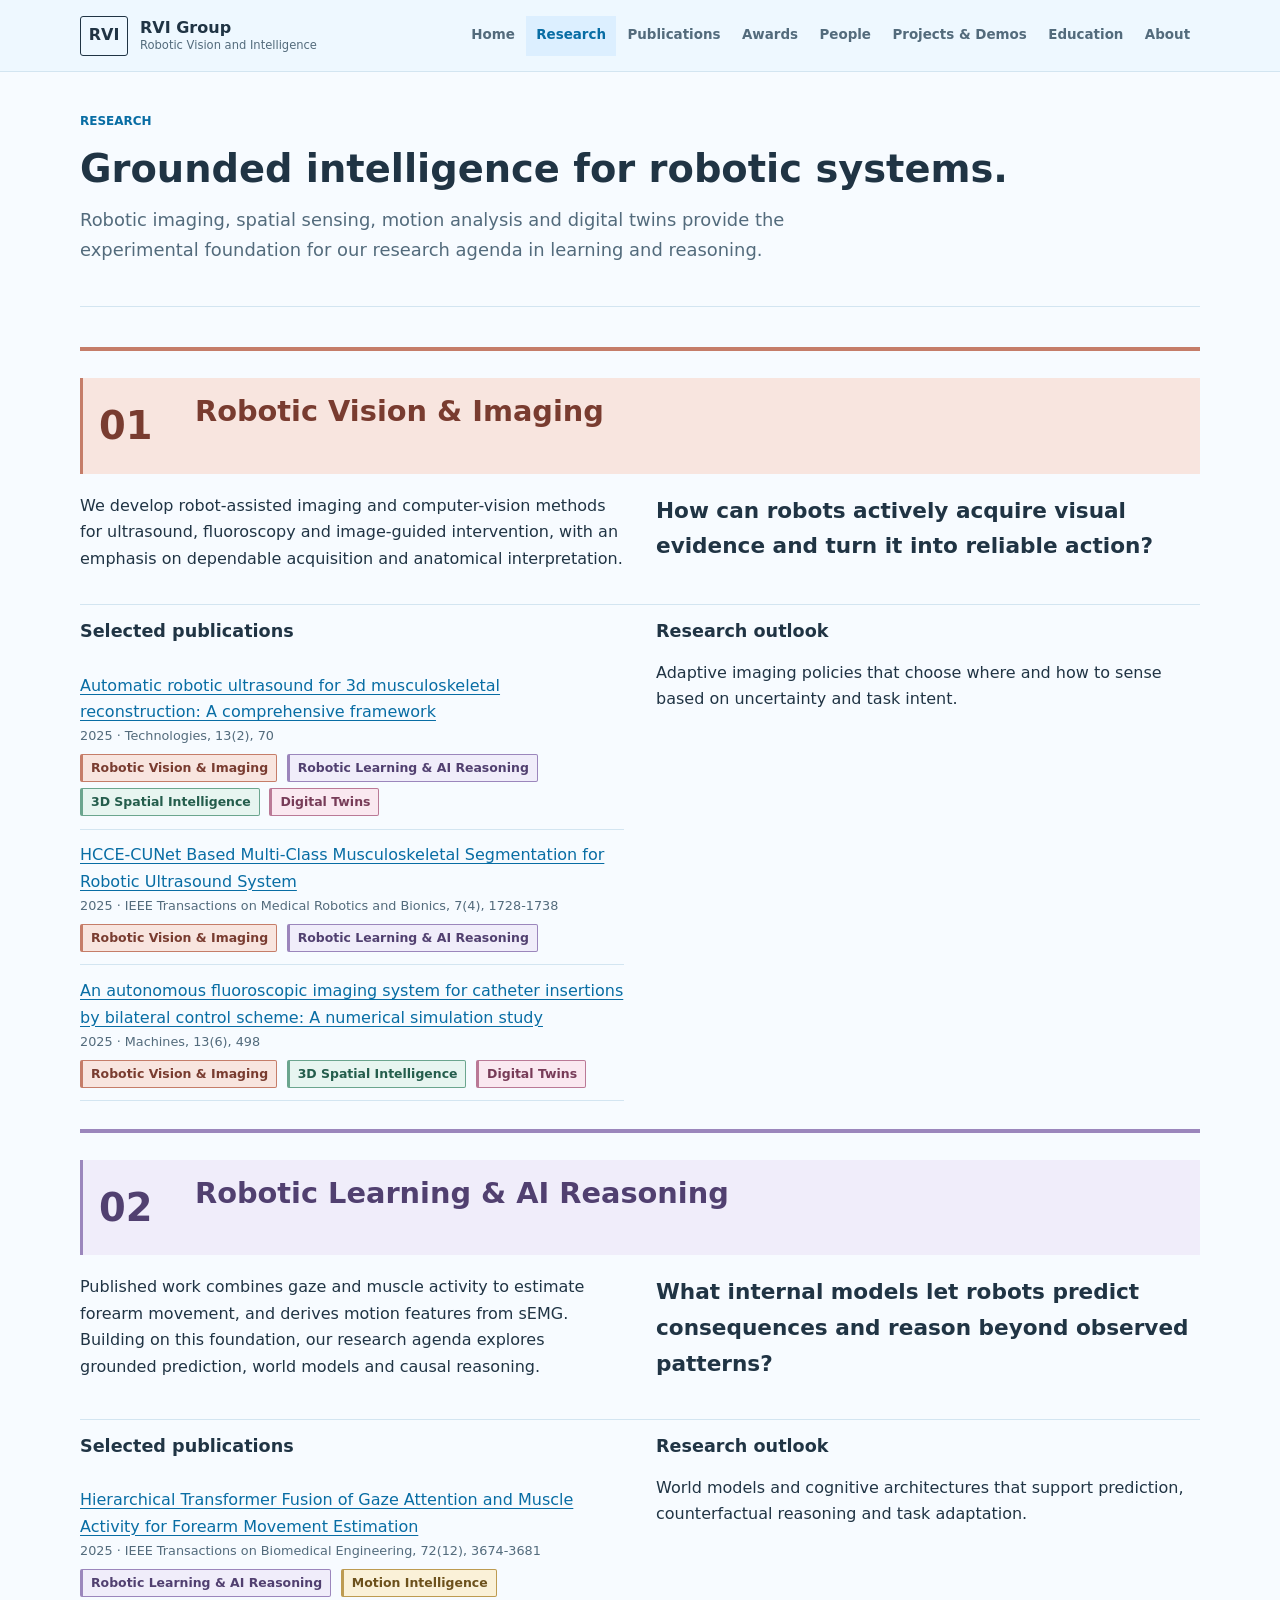
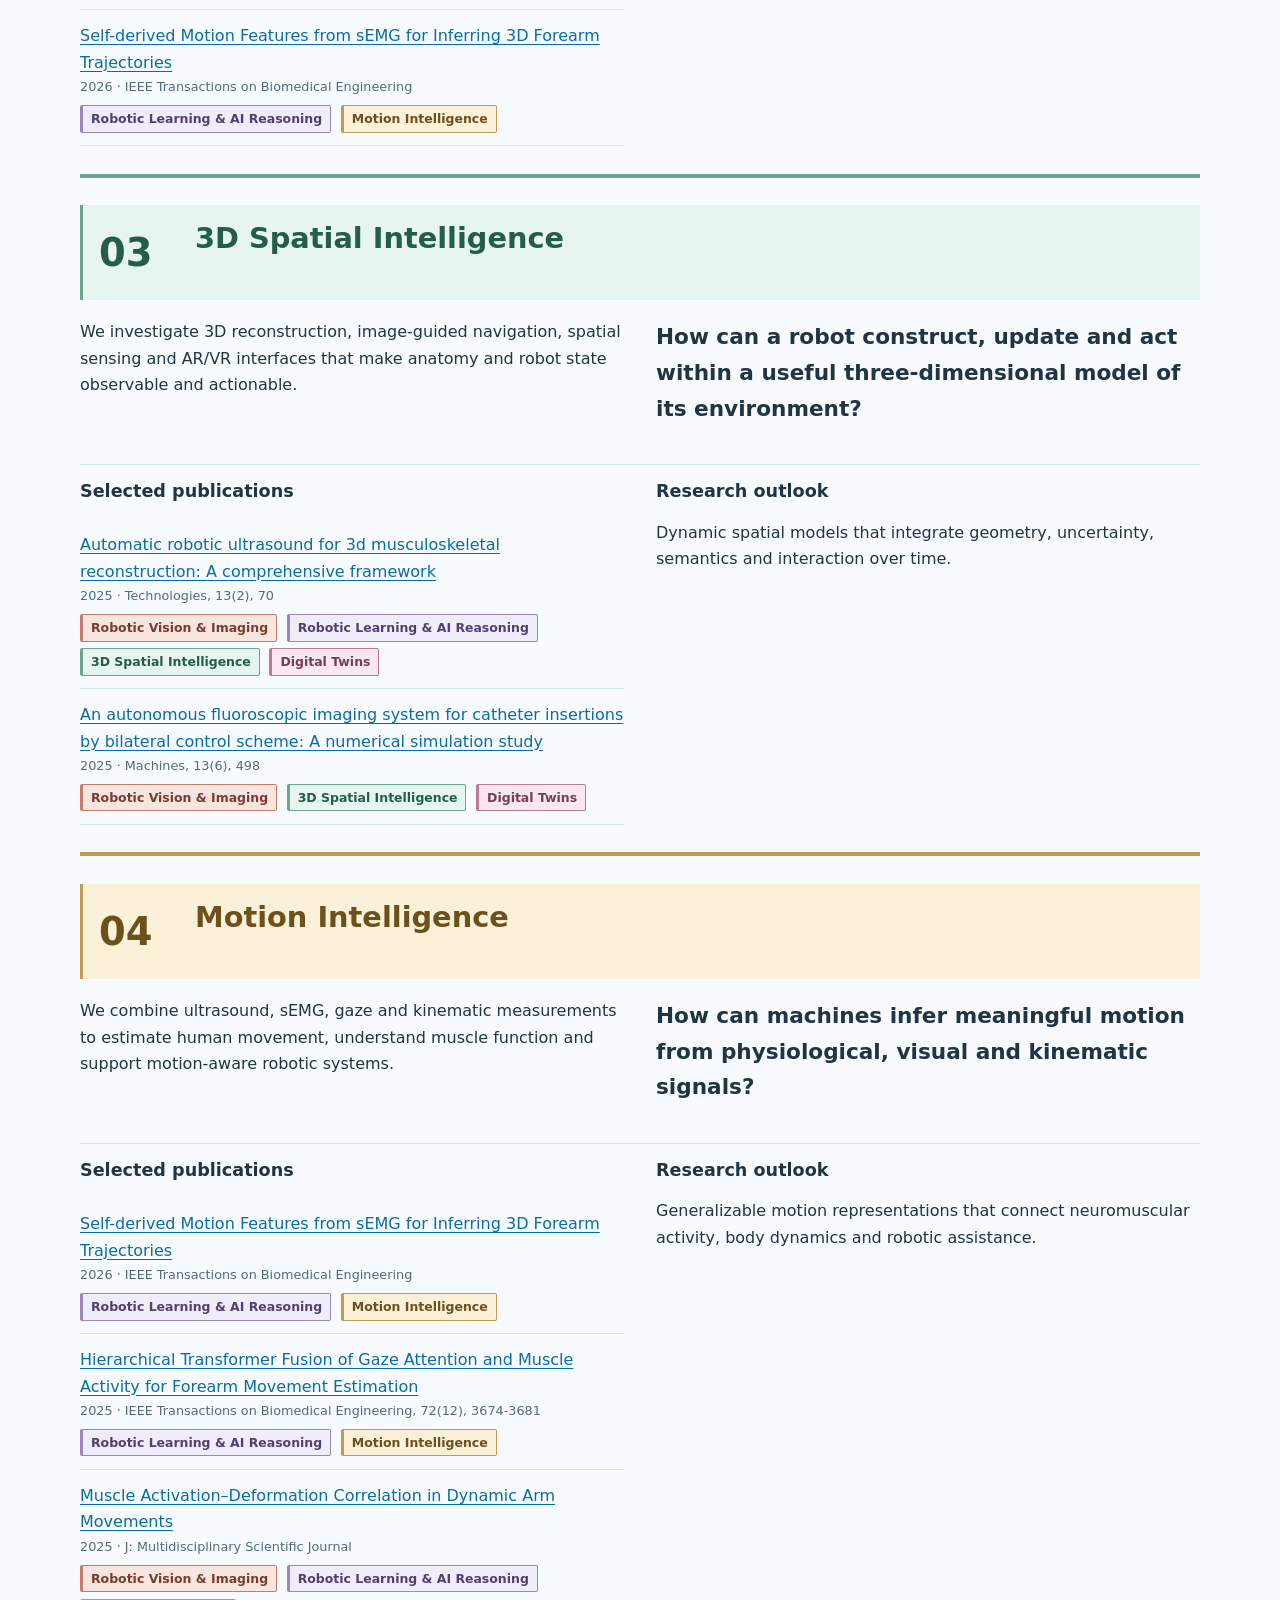
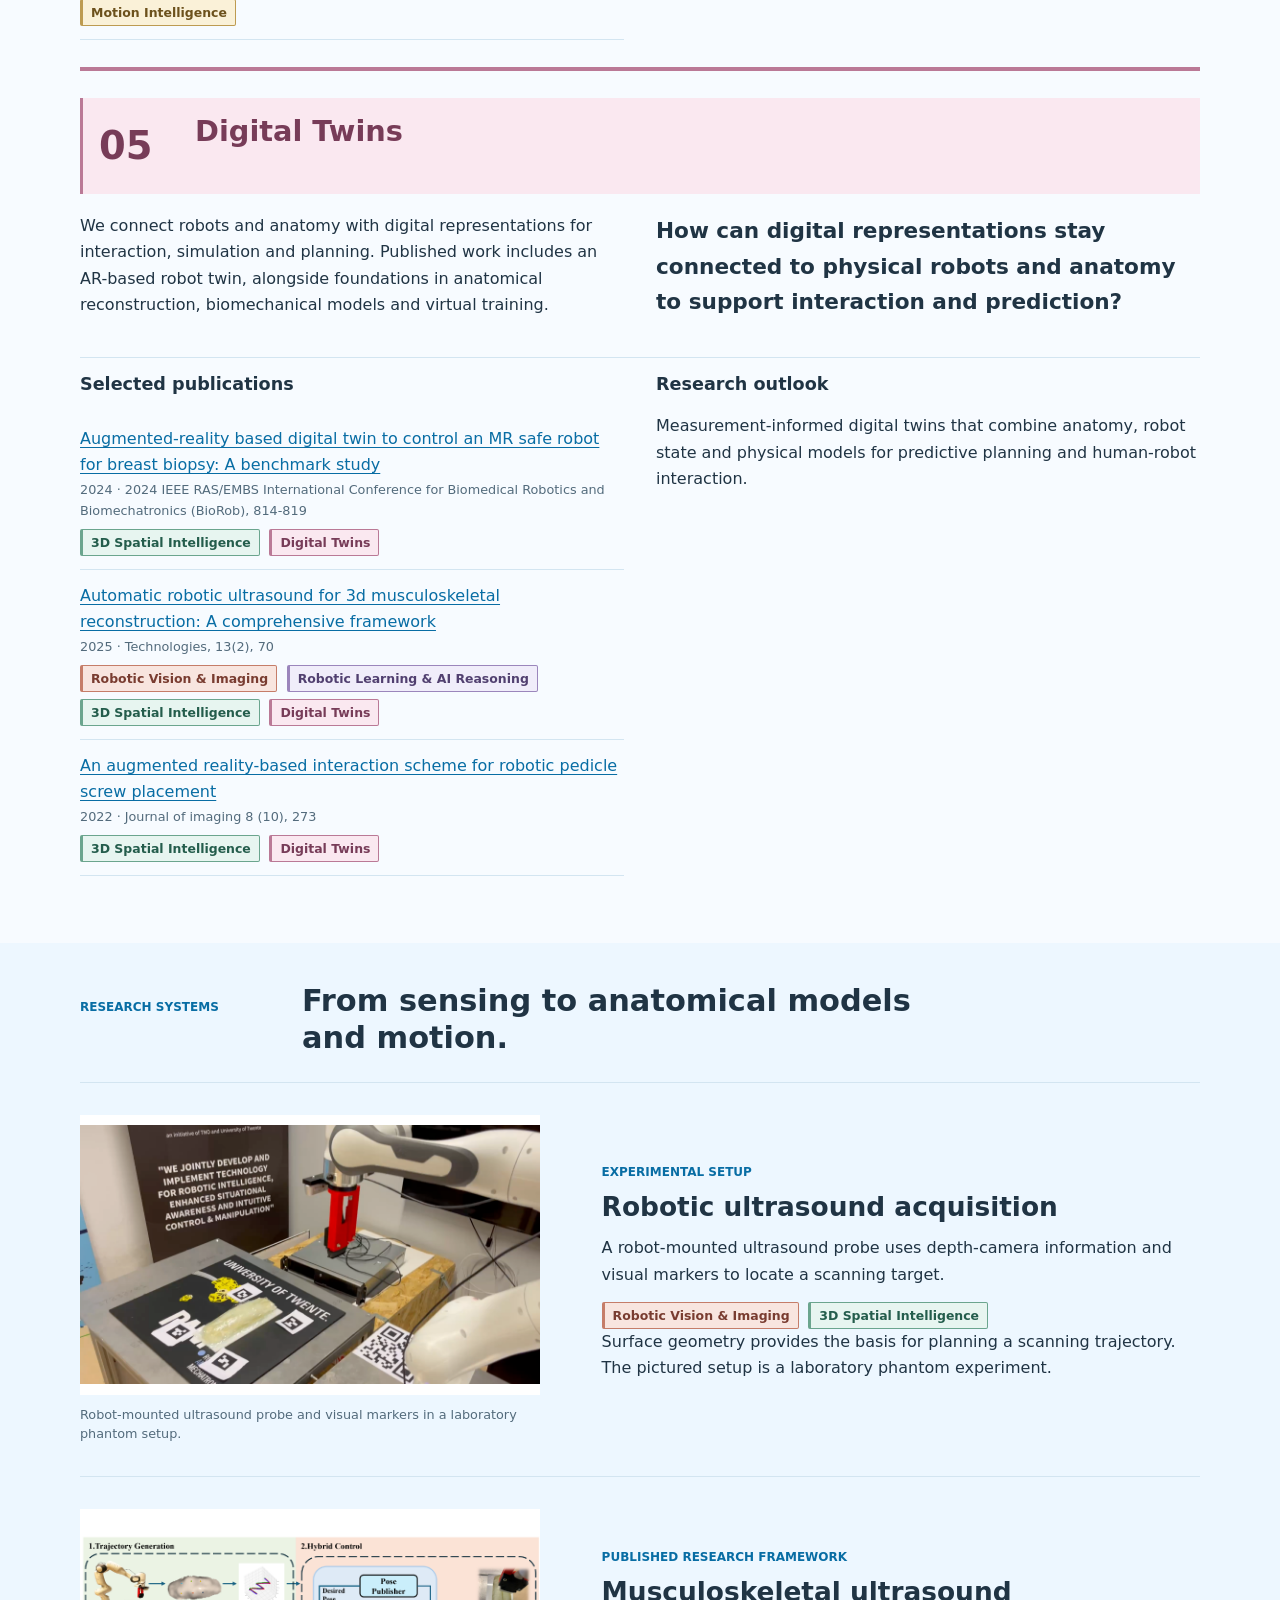
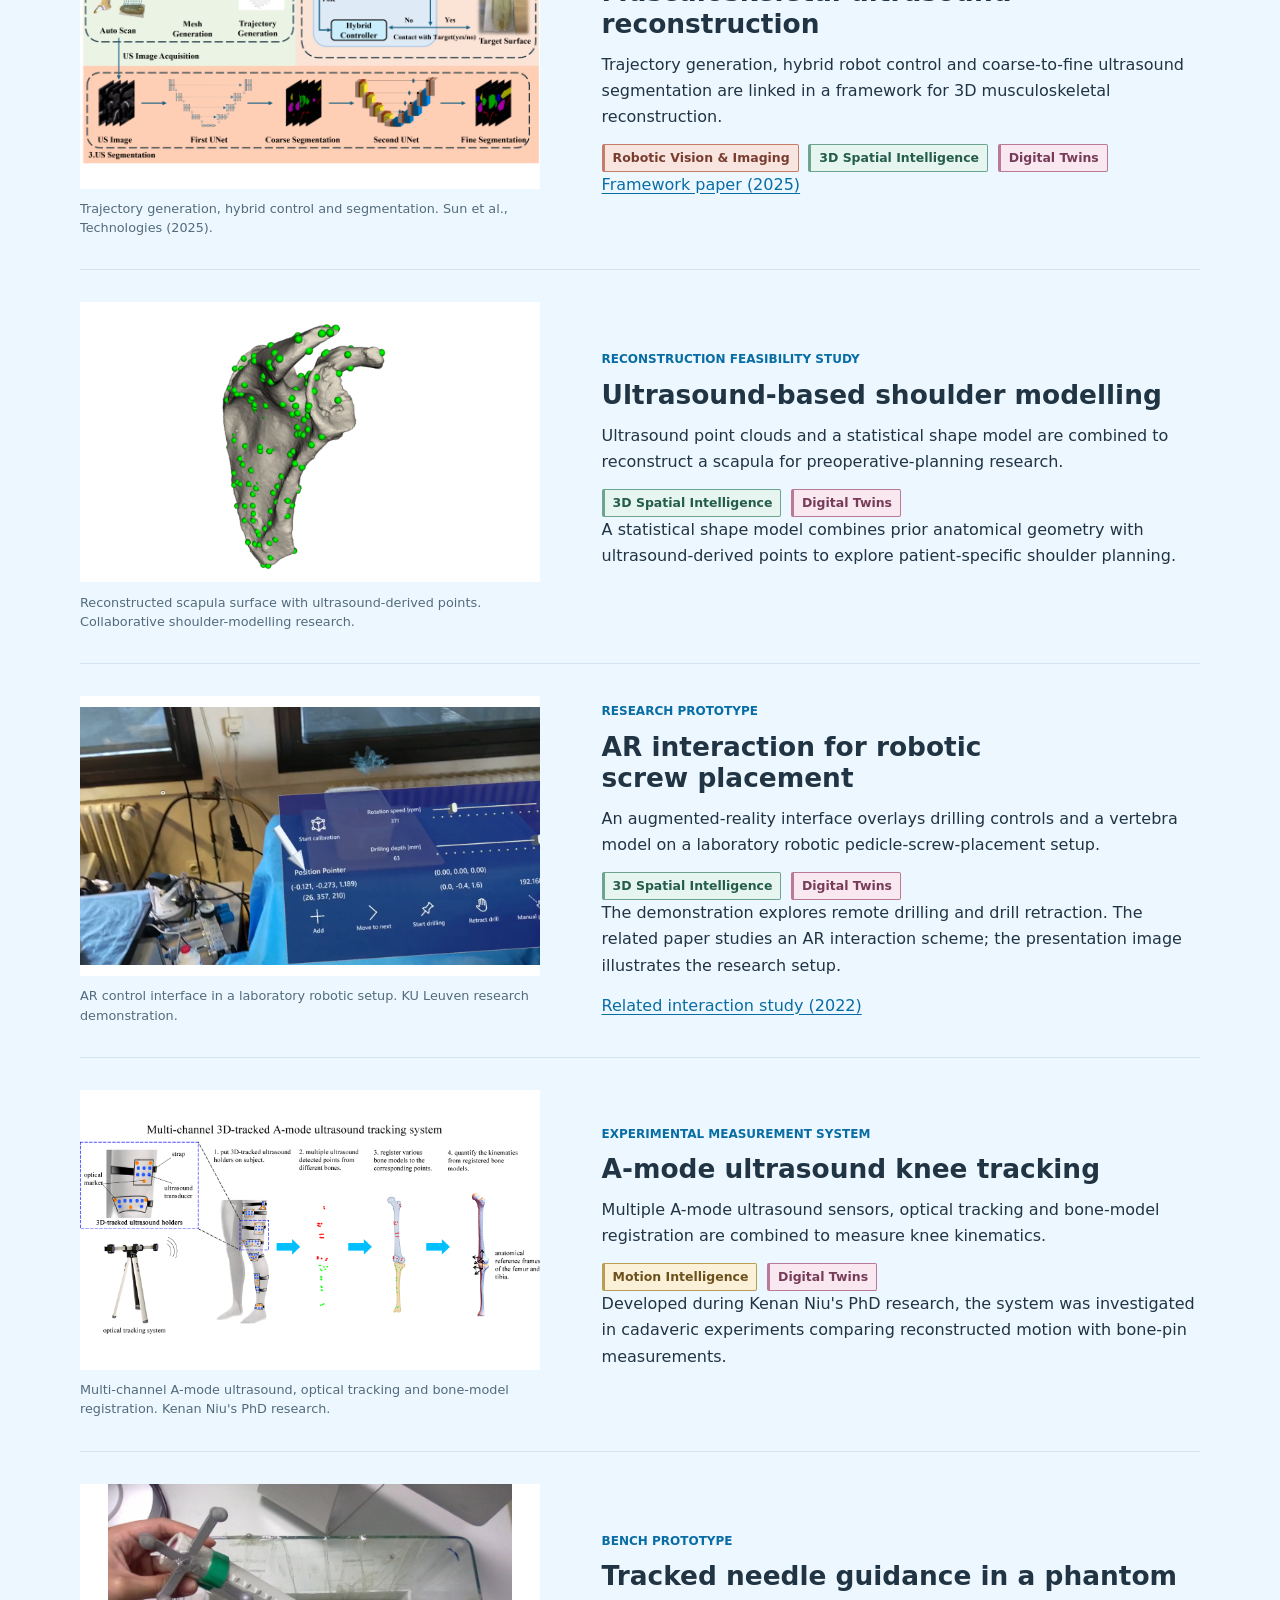
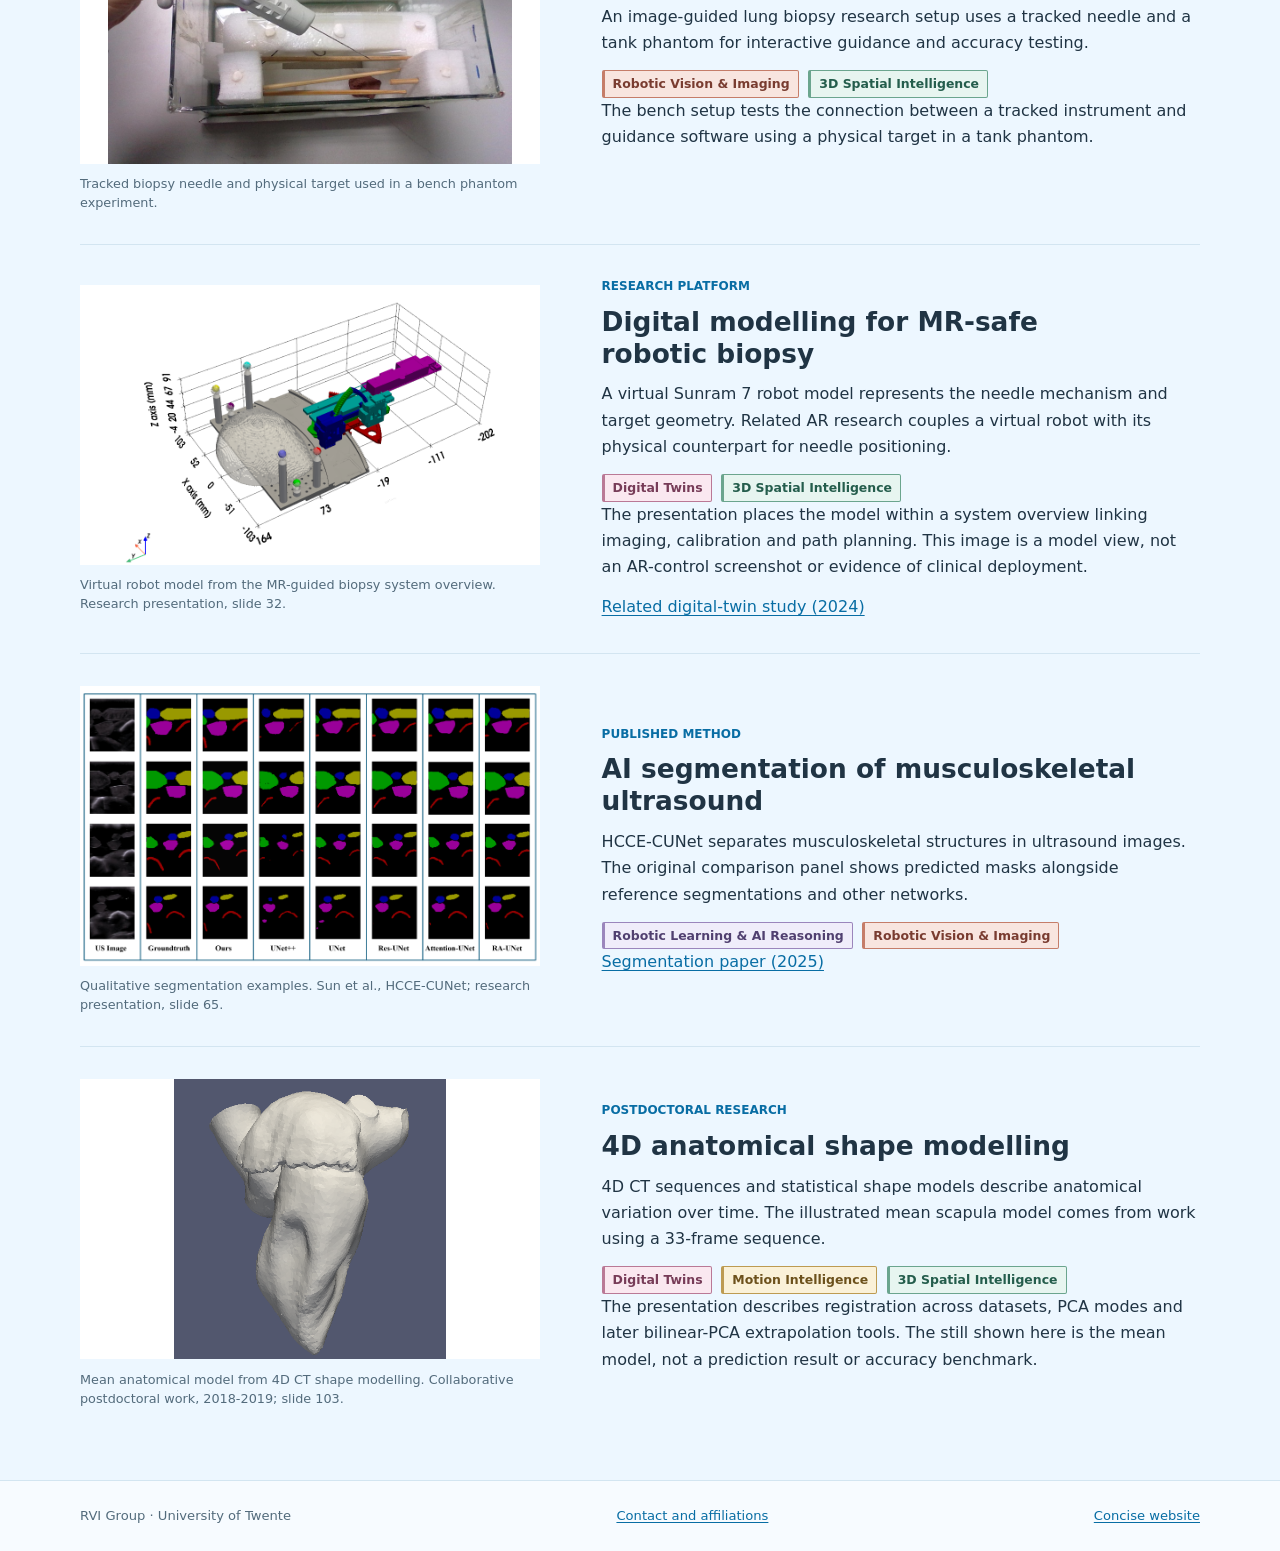
<file: research.html>
<!doctype html><html lang="en"><head><meta charset="utf-8"><meta name="viewport" content="width=device-width, initial-scale=1"><meta name="description" content="The five research capabilities of RVI Group: vision, learning, spatial intelligence, motion and digital twins."><title>Research | RVI Group</title><link rel="stylesheet" href="assets/css/styles.css?v=20261023-awards-page"></head><body>
<a class="skip-link" href="#main">Skip to content</a><header class="site-header"><a class="brand" href="index.html"><span class="brand-mark">RVI</span><span><strong>RVI Group</strong><small>Robotic Vision and Intelligence</small></span></a><button class="nav-toggle" type="button" aria-expanded="false" aria-controls="site-nav"><span></span><span></span><span></span><span class="sr-only">Toggle navigation</span></button><nav id="site-nav" class="site-nav" data-site-nav aria-label="Primary navigation"><a href="index.html">Home</a><a href="research.html" aria-current="page">Research</a><a href="publications.html">Publications</a><a href="awards.html">Awards</a><a href="people.html">People</a><a href="projects.html">Projects &amp; Demos</a><a href="education.html">Education</a><a href="about.html">About</a></nav></header>
<main id="main"><header class="page-hero"><p class="eyebrow">Research</p><h1>Grounded intelligence for robotic systems.</h1><p>Robotic imaging, spatial sensing, motion analysis and digital twins provide the experimental foundation for our research agenda in learning and reasoning.</p></header><section class="section"><div id="research-list"><p>Robotic Vision &amp; Imaging · Robotic Learning &amp; AI Reasoning · 3D Spatial Intelligence · Motion Intelligence · <a href="#digital-twins">Digital Twins</a></p></div></section><section class="section surface"><div class="section-heading"><p class="eyebrow">Research systems</p><h2>From sensing to anatomical models and motion.</h2></div><div id="research-systems" class="research-portfolio"></div></section></main>
<footer class="site-footer"><p>RVI Group · University of Twente</p><a href="about.html">Contact and affiliations</a><a href="simple/">Concise website</a></footer><script src="assets/data/research-data.js?v=20261023-digital-twins"></script><script src="assets/data/projects-data.js?v=20261023-showcase"></script><script src="assets/data/publications-data.js?v=20261023-digital-twins"></script><script src="assets/js/common.js"></script><script src="assets/js/projects.js?v=20261023-digital-twins"></script><script src="assets/js/research.js?v=20261023-digital-twins"></script></body></html>
</file>
<file: assets/css/styles.css>
@import url("research-colors.css?v=20261023-digital-twins");

:root {
  --ink: #203444;
  --muted: #536b7c;
  --paper: #f7fbff;
  --surface: #ffffff;
  --dark: #0b6897;
  --dark-soft: #e6f5ff;
  --line: #d3e5f1;
  --line-dark: #b4d8ee;
  --coral: #087caf;
  --teal: #086da4;
  --blue: #345a9c;
  --gold: #0b749e;
  --max: 1120px;
  --radius: 6px;
}

* { box-sizing: border-box; }
html { scroll-behavior: auto; }
body { margin: 0; background: var(--paper); color: var(--ink); font-family: Inter, ui-sans-serif, system-ui, -apple-system, BlinkMacSystemFont, "Segoe UI", sans-serif; font-size: 16px; line-height: 1.65; }
img { display: block; max-width: 100%; }
button, select, input { font: inherit; }
button { cursor: pointer; }
a:focus-visible, button:focus-visible, select:focus-visible, input:focus-visible { outline: 2px solid #247caa; outline-offset: 4px; }
main { overflow-wrap: anywhere; }
main [id] { scroll-margin-top: 96px; }
a { color: var(--teal); text-underline-offset: .18em; }
a:hover { color: var(--blue); }
h1, h2, h3, p, figure { margin-top: 0; }
h1, h2, h3 { line-height: 1.2; letter-spacing: 0; text-wrap: pretty; }
h1 { max-width: 980px; font-size: 4.25rem; margin-bottom: 1.4rem; }
h2 { font-size: 2.4rem; margin-bottom: 1rem; }
h3 { font-size: 1.1rem; }

.skip-link { position: fixed; top: -80px; left: 1rem; z-index: 100; padding: .7rem 1rem; background: #fff; color: #111; }
.skip-link:focus { top: 1rem; }
.sr-only { position: absolute; width: 1px; height: 1px; overflow: hidden; clip: rect(0, 0, 0, 0); }

.site-header { position: sticky; top: 0; z-index: 30; display: flex; align-items: center; justify-content: space-between; gap: 1.5rem; min-height: 72px; padding: .75rem max(1rem, calc((100% - var(--max)) / 2)); background: #eef8ff; border-bottom: 1px solid var(--line); }
.home-page .site-header { background: #eef8ff; border-color: var(--line); color: var(--ink); }
.brand { display: inline-flex; align-items: center; gap: .75rem; min-width: 250px; color: var(--ink); text-decoration: none; }
.brand-mark { display: grid; place-items: center; width: 48px; height: 40px; border: 1px solid currentColor; border-radius: 3px; font-weight: 850; letter-spacing: 0; }
.brand strong, .brand small { display: block; line-height: 1.2; }
.brand small { margin-top: .15rem; color: var(--muted); font-size: .72rem; }
.home-page .brand small { color: var(--muted); }
.site-nav { display: flex; align-items: center; gap: .1rem; }
.site-nav a { display: inline-flex; align-items: center; min-height: 40px; padding: 0 .62rem; color: var(--muted); font-size: .84rem; font-weight: 700; text-decoration: none; }
.home-page .site-nav a { color: var(--muted); }
.site-nav a:hover, .site-nav a:focus-visible, .site-nav a[aria-current="page"] { color: var(--teal); background: #dcefff; }
.home-page .site-nav a:hover, .home-page .site-nav a:focus-visible, .home-page .site-nav a[aria-current="page"] { color: var(--teal); background: #dcefff; }
.nav-toggle { display: none; width: 44px; height: 44px; padding: 0; border: 1px solid var(--line); border-radius: 3px; background: transparent; color: currentColor; }
.nav-toggle span:not(.sr-only) { display: block; width: 18px; height: 2px; margin: 4px auto; background: currentColor; }

.manifesto { display: grid; grid-template-columns: minmax(0, 1.02fr) minmax(420px, .98fr); min-height: calc(100vh - 72px); background: #e4f4ff; color: var(--ink); }
.manifesto-copy { display: flex; flex-direction: column; justify-content: center; padding: clamp(3rem, 7vw, 7rem) clamp(1rem, 5vw, 5.5rem); }
.manifesto-copy h1 { font-size: 3rem; max-width: 820px; }
.manifesto-copy > p:not(.eyebrow) { max-width: 700px; color: var(--muted); font-size: 1.18rem; }
.eyebrow { margin-bottom: .9rem; color: var(--teal); font-size: .75rem; font-weight: 850; text-transform: uppercase; }
.manifesto .eyebrow { color: var(--teal); }
.action-row, .text-links, .tag-row { display: flex; flex-wrap: wrap; gap: .7rem; }
.action-row { margin-top: 1.5rem; }
.button { display: inline-flex; align-items: center; justify-content: center; min-height: 44px; padding: .62rem 1rem; border: 1px solid currentColor; border-radius: 3px; font-weight: 750; text-decoration: none; }
.button.primary { background: var(--teal); color: #fff; border-color: var(--teal); }
.button.secondary { color: var(--teal); border-color: #79b9dc; }

.hero-slideshow { min-width: 0; min-height: 100%; border-left: 1px solid var(--line-dark); background: var(--dark-soft); }
.slide-figure { position: relative; height: 100%; min-height: 560px; margin: 0; overflow: hidden; background: var(--dark-soft); }
.slide-image { width: 100%; height: 100%; min-height: 560px; object-fit: cover; }
.slide-caption { position: absolute; right: 0; bottom: 0; left: 0; display: grid; gap: .2rem; padding: 1.2rem 7rem 1.2rem 1.3rem; background: rgba(238, 248, 255, .96); color: var(--ink); }
.slide-caption span, .slide-caption small { color: var(--muted); font-size: .78rem; }
.slide-caption strong { font-size: 1rem; }
.slide-controls { position: absolute; right: 1rem; bottom: 1.1rem; display: flex; align-items: center; gap: .55rem; }
.slide-arrow, .slide-dot { border: 1px solid var(--line-dark); background: var(--teal); color: #fff; cursor: pointer; }
.slide-arrow { min-width: 48px; min-height: 34px; border-radius: 3px; font-size: .75rem; }
.slide-dots { display: flex; gap: .3rem; }
.slide-dot { width: 8px; height: 8px; padding: 0; border-radius: 50%; }
.slide-dot[aria-current="true"] { background: #fff; }
.image-missing::before { content: "Image unavailable"; position: absolute; inset: 0; display: grid; place-items: center; color: var(--muted); font-weight: 700; }

.section, .page-hero { width: min(var(--max), calc(100% - 2rem)); margin: 0 auto; }
.section { padding: clamp(4rem, 8vw, 7rem) 0; }
.section.surface { width: 100%; max-width: none; padding-inline: max(1rem, calc((100% - var(--max)) / 2)); background: #edf7ff; }
.section-heading { display: grid; grid-template-columns: 190px minmax(0, 1fr); gap: 2rem; align-items: baseline; margin-bottom: 1.6rem; }
.section-heading > * { margin-bottom: 0; }
.section-heading h2 { max-width: 760px; }
.page-hero { padding: clamp(4rem, 8vw, 7rem) 0 clamp(2.8rem, 5vw, 4.5rem); border-bottom: 1px solid var(--line); }
.page-hero p:last-child { max-width: 760px; color: var(--muted); font-size: 1.12rem; }

.pillar-grid { display: grid; grid-template-columns: repeat(5, minmax(0, 1fr)); border-top: 1px solid var(--line); border-bottom: 1px solid var(--line); }
.pillar-card { min-width: 0; padding: 1.4rem; border-right: 1px solid var(--line); }
.pillar-card:last-child { border-right: 0; }
.pillar-card > span { display: inline-block; margin-bottom: 1rem; font-weight: 850; }
.pillar-card p { color: var(--muted); font-size: .93rem; }
.pillar-card a, .evidence-card a, .project-card a { font-weight: 750; }
.accent-coral > span, .accent-coral .eyebrow { color: var(--coral); }
.accent-teal > span, .accent-teal .eyebrow { color: var(--teal); }
.accent-blue > span, .accent-blue .eyebrow { color: var(--blue); }
.accent-gold > span, .accent-gold .eyebrow { color: var(--gold); }
.evidence-grid { display: grid; grid-template-columns: repeat(3, minmax(0, 1fr)); gap: 1rem; }
.evidence-card { min-height: 270px; padding: 1.4rem; background: var(--surface); border: 1px solid var(--line); border-radius: var(--radius); }
.evidence-card > span { display: block; margin-bottom: 1.6rem; color: var(--muted); font-size: .76rem; font-weight: 750; text-transform: uppercase; }
.evidence-card p { color: var(--muted); }
.pathway-grid { display: grid; grid-template-columns: repeat(4, minmax(0, 1fr)); gap: 1rem; }
.pathway-grid article { min-width: 0; padding: 1.25rem; border-top: 2px solid var(--line); scroll-margin-top: 90px; }
.pathway-grid article > span { display: block; margin-bottom: 1rem; color: var(--muted); font-size: .72rem; font-weight: 850; text-transform: uppercase; }
.pathway-grid article p { color: var(--muted); font-size: .92rem; }
.pathway-grid article a { font-weight: 750; }

.research-pillar { padding: 3rem 0; border-top: 4px solid var(--line); scroll-margin-top: 90px; }
.research-pillar.accent-coral { border-color: var(--coral); }.research-pillar.accent-teal { border-color: var(--teal); }.research-pillar.accent-blue { border-color: var(--blue); }.research-pillar.accent-gold { border-color: var(--gold); }
.research-pillar > header { display: grid; grid-template-columns: 80px minmax(0, 1fr); gap: 1rem; margin-bottom: 2.5rem; }
.research-pillar > header > span { font-size: 2.4rem; font-weight: 850; }
.research-body, .research-evidence { display: grid; grid-template-columns: 1fr 1fr; gap: 2rem; }
.research-question { font-size: 1.35rem; font-weight: 700; }
.paper-figure-placeholder { min-height: 310px; border: 1px solid var(--line); background: var(--dark-soft); }
.paper-figure-placeholder > div { display: grid; place-items: center; min-height: 260px; color: var(--muted); font-weight: 750; }
.paper-figure-placeholder figcaption { padding: .8rem; background: var(--surface); color: var(--muted); font-size: .82rem; }
.research-evidence { margin-top: 2rem; padding-top: 2rem; border-top: 1px solid var(--line); }
.research-evidence ul { margin: 0; padding: 0; list-style: none; }
.research-evidence li { padding: .8rem 0; border-bottom: 1px solid var(--line); }
.research-evidence li span { display: block; color: var(--muted); font-size: .8rem; }

.filter-bar { display: flex; flex-wrap: wrap; align-items: end; gap: 1rem; margin-bottom: 2rem; padding: 1rem; border: 1px solid var(--line); background: var(--surface); }
.filter-bar label { display: grid; gap: .35rem; color: var(--muted); font-size: .75rem; font-weight: 750; text-transform: uppercase; }
.filter-bar select { min-width: 180px; min-height: 42px; padding: 0 .7rem; border: 1px solid var(--line); border-radius: 3px; background: #fff; color: var(--ink); }
.filter-bar #result-count { margin-left: auto; color: var(--muted); }
#publication-list { display: grid; gap: .8rem; }
.publication-item { display: grid; grid-template-columns: 88px minmax(0, 1fr); gap: 1.5rem; padding: 1.35rem; background: var(--surface); border: 1px solid var(--line); }
.publication-item.visual { grid-template-columns: minmax(220px, 240px) 72px minmax(0, 1fr); }
.publication-thumbnail { display: block; align-self: start; aspect-ratio: 3 / 2; overflow: hidden; background: var(--surface); }
.publication-thumbnail img { width: 100%; height: 100%; object-fit: cover; }
.publication-type { text-transform: capitalize; font-size: .78rem; font-weight: 750; }
.publication-year { color: var(--coral); font-size: 1.1rem; font-weight: 850; }
.publication-item h2 { font-size: 1.25rem; margin: .7rem 0; }
.publication-item h2 a { text-decoration: none; }
.publication-item p { margin-bottom: .2rem; color: var(--muted); }
.publication-summary { margin-top: .8rem; color: var(--ink) !important; }
.tag-row span, .status { display: inline-flex; align-items: center; min-height: 26px; padding: .2rem .5rem; border: 1px solid var(--line); border-radius: 3px; color: var(--muted); font-size: .68rem; font-weight: 800; text-transform: uppercase; }
.status.frontier { color: var(--teal); border-color: var(--line-dark); background: #e4f4ff; }
.empty-state { padding: 2rem; border: 1px solid var(--line); background: var(--surface); }

#people-list, #project-list { display: grid; gap: 1rem; }
.person-card, .project-card { display: grid; grid-template-columns: 260px minmax(0, 1fr); gap: 2rem; padding: 1.4rem; border: 1px solid var(--line); background: var(--surface); }
.person-card img, .person-placeholder, .project-media { width: 100%; aspect-ratio: 4 / 3; object-fit: cover; background: var(--dark-soft); }
.person-placeholder, .project-media { display: grid; place-items: center; color: var(--muted); font-weight: 850; text-align: center; }
.person-card h2, .project-card h2 { margin-top: .7rem; font-size: 1.65rem; }
.person-card { padding: 0; border: 0; background: transparent; }
.person-card img { height: auto; aspect-ratio: auto; max-height: 300px; object-fit: contain; object-position: top left; }
.role { color: var(--muted); font-weight: 700; }
.people-section { min-width: 0; padding-block: 1.5rem; border-top: 1px solid var(--line); }
.people-section:first-child { border-top: 0; padding-top: 0; }
.people-section-heading { margin-bottom: 1rem; color: var(--ink); font-size: 1.4rem; }
.people-grid { display: grid; grid-template-columns: repeat(2, minmax(0, 1fr)); gap: 1.25rem 2rem; }
.alumni-year { margin: 1.75rem 0 .75rem; padding-bottom: .5rem; border-bottom: 1px solid var(--line); font-size: 1.2rem; }
#alumni .people-grid { gap: .5rem 2rem; }
#alumni .person-card { padding: .65rem 0; }
#alumni .person-name { line-height: 1.4; }
#master .people-grid { grid-template-columns: minmax(0, 1fr); gap: 0; }
#master .person-card { padding-block: 1.25rem; border-bottom: 1px solid var(--line); }
#master .person-card:has(img) { grid-template-columns: 56px minmax(0, 1fr); }
#master .person-card img { width: 56px; height: 56px; }
.person-identity { display: flex; flex-wrap: wrap; align-items: baseline; gap: .35rem .8rem; }
.person-identity > a { font-size: .8rem; }
#master .student-project-title { max-width: 85ch; margin: .5rem 0 .75rem; font-size: 1rem; line-height: 1.5; font-weight: 650; }
.student-research-tags { display: flex; flex-wrap: wrap; gap: .4rem .6rem; margin: 0; padding: 0; list-style: none; }
.student-research-tags a { display: inline-block; padding: .25rem .5rem; border-left: 2px solid #57afe1; background: #eef8ff; color: #08618e; font-size: .78rem; line-height: 1.4; text-decoration: none; }
.student-research-tags a:hover { background: #d9efff; text-decoration: underline; }
.people-grid .person-card { min-width: 0; grid-template-columns: minmax(0, 1fr); align-items: start; gap: 1rem; padding-block: .5rem; }
.people-grid .person-card:has(img), .people-grid .person-card:has(.person-placeholder) { grid-template-columns: 80px minmax(0, 1fr); }
.people-grid .person-card > * { min-width: 0; }
.people-grid .person-card img, .people-grid .person-placeholder { width: 80px; height: 80px; aspect-ratio: 1; object-fit: contain; object-position: top; background: var(--surface); }
.people-section:first-child .people-grid { grid-template-columns: minmax(0, 1fr); }
.people-section:first-child .person-card:has(img) { grid-template-columns: 160px minmax(0, 1fr); }
.people-section:first-child .person-card img { width: 160px; height: 160px; }
.people-grid .person-card h2, .people-grid .person-card h3, .people-grid .person-name { margin: 0 0 .35rem; font-size: 1.1rem; }
.people-grid .person-card p { margin-bottom: .35rem; font-size: .9rem; }
.person-role { color: var(--muted); font-weight: 700; }
.people-grid .text-links, .person-links { display: flex; flex-wrap: wrap; gap: .35rem .75rem; margin-top: .5rem; font-size: .85rem; }
.people-grid .person-card .source-credit, .people-grid .person-card .profile-source, .people-source, .people-source-credit, .people-section-footer { margin-top: .65rem; color: var(--muted); font-size: .78rem; }
@media (max-width: 760px) {
  .people-grid { grid-template-columns: minmax(0, 1fr); }
  .people-section:first-child .person-card:has(img) { grid-template-columns: minmax(0, 1fr); }
}
.text-links { margin-top: 1rem; }
.education-grid { display: grid; grid-template-columns: minmax(0, .42fr) minmax(0, .58fr); gap: 3rem; }
.education-grid h2, .supervision-note h2 { font-size: 1.65rem; }
.education-grid ul { padding-left: 1.2rem; }
.course-list { columns: 2; column-gap: 2rem; }
.course-list li { break-inside: avoid; margin-bottom: .45rem; }
.supervision-note { margin-top: 2.5rem; padding: 1.75rem 0 0; border-top: 1px solid var(--line); }
.supervision-note p:not(.eyebrow) { max-width: 760px; color: var(--muted); }
.supervision-note .button.primary { background: var(--teal); border-color: var(--teal); color: #fff; }

.site-footer { display: flex; flex-wrap: wrap; align-items: center; justify-content: space-between; gap: 1rem; padding: 1.5rem max(1rem, calc((100% - var(--max)) / 2)); border-top: 1px solid var(--line); color: var(--muted); font-size: .82rem; }
.site-footer p { margin: 0; }

@media (max-width: 1040px) {
  .site-header:not(.nav-ready) { flex-wrap: wrap; }
  .site-header:not(.nav-ready) .site-nav { flex-wrap: wrap; width: 100%; }
  .nav-ready .nav-toggle { display: block; flex-shrink: 0; }
  .nav-ready .site-nav { position: absolute; top: calc(100% + 1px); right: 1rem; display: none; width: min(340px, calc(100vw - 2rem)); max-height: calc(100dvh - 90px); overflow-y: auto; padding: .5rem; border: 1px solid var(--line); background: var(--surface); color: var(--ink); box-shadow: 0 8px 24px rgba(0,0,0,.1); }
  .home-page .site-nav { border-color: var(--line-dark); background: #fff; color: var(--ink); }
  .nav-ready .site-nav.is-open { display: grid; }
  .site-nav a { min-height: 44px; }
  .manifesto { grid-template-columns: 1fr; min-height: auto; }
  .hero-slideshow { min-height: 620px; border-top: 1px solid var(--line-dark); border-left: 0; }
  .pillar-grid { grid-template-columns: repeat(2, minmax(0, 1fr)); }
  .pillar-card:last-child:nth-child(odd) { grid-column: 1 / -1; }
  .pillar-card:nth-child(2) { border-right: 0; }
  .pillar-card:nth-child(-n+2) { border-bottom: 1px solid var(--line); }
}

@media (max-width: 760px) {
  h1 { font-size: 2.6rem; }
  h2 { font-size: 1.85rem; }
  .brand { min-width: 0; }
  .brand small { max-width: 165px; }
  .manifesto-copy { padding: 4rem 1rem; }
  .manifesto-copy h1 { font-size: 3.15rem; }
  .hero-slideshow, .slide-figure, .slide-image { min-height: 480px; }
  .slide-caption { padding-right: 1.2rem; padding-bottom: 4.5rem; }
  .slide-controls { right: auto; left: 1rem; }
  .section-heading, .research-body, .research-evidence, .education-grid { grid-template-columns: 1fr; }
  .evidence-grid { grid-template-columns: 1fr; }
  .pathway-grid { grid-template-columns: repeat(2, minmax(0, 1fr)); }
  .person-card, .project-card { grid-template-columns: 1fr; }
  .person-card img, .person-placeholder, .project-media { max-width: 420px; }
  .course-list { columns: 1; }
  .publication-item { grid-template-columns: 1fr; }
  .publication-item.visual { grid-template-columns: 1fr; }
  .filter-bar #result-count { width: 100%; margin-left: 0; }
  .site-footer { align-items: flex-start; flex-direction: column; }
}

@media (max-width: 520px) {
  .pillar-grid { grid-template-columns: 1fr; }
  .pillar-card, .pillar-card:nth-child(2) { border-right: 0; border-bottom: 1px solid var(--line); }
  .research-pillar > header { grid-template-columns: 54px minmax(0, 1fr); }
  .filter-bar label, .filter-bar select { width: 100%; }
  .pathway-grid { grid-template-columns: 1fr; }
}

@media (prefers-reduced-motion: reduce) {
  html { scroll-behavior: auto; }
  *, *::before, *::after { animation-duration: .01ms !important; animation-iteration-count: 1 !important; transition-duration: .01ms !important; }
}

.page-hero { padding: 2.5rem 0 1.5rem; }
.page-hero h1 { font-size: 2.4rem; margin-bottom: .8rem; }
.section, .section.surface { padding-top: 2.5rem; padding-bottom: 2.5rem; }
.section-heading h2 { font-size: 1.9rem; }
.manifesto { min-height: auto; grid-template-columns: minmax(0, 1.3fr) minmax(0, .7fr); padding-inline: max(0px, calc((100% - var(--max) - 4rem) / 2)); }
.manifesto-copy { padding: 2.75rem 2rem; }
.manifesto-copy h1 { font-size: 3rem; }
.manifesto-copy > p:not(.eyebrow) { font-size: 1rem; }
.manifesto-copy > p.brand-purpose { max-width: 580px; margin-bottom: 1rem; color: var(--ink); font-size: 1.6rem; line-height: 1.35; font-weight: 650; }
.purpose-statements { display: grid; grid-template-columns: repeat(2, minmax(0, 1fr)); gap: 3rem; }
.mission-visuals { display: grid; grid-template-columns: repeat(2, minmax(0, 1fr)); gap: 1.5rem; width: 100%; margin: 0 auto 2.5rem; }
.mission-artwork { min-width: 0; margin: 0; }
.mission-artwork a { display: block; }
.mission-artwork img { display: block; width: 100%; height: auto; }
.mission-artwork figcaption { margin-top: .6rem; color: var(--muted); font-size: .75rem; }
.purpose-statements > div { min-width: 0; }
.purpose-statements h2 { max-width: 470px; margin-bottom: 1rem; font-size: 1.65rem; }
.purpose-statements p:not(.eyebrow), .intelligence-themes p { color: var(--muted); }
.purpose-statements p:last-child { margin-bottom: 0; }
.intelligence-agenda { margin-top: 2rem; padding-top: 1.5rem; border-top: 1px solid var(--line); }
.intelligence-themes { display: grid; grid-template-columns: repeat(3, minmax(0, 1fr)); gap: 2rem; }
.intelligence-themes > div { min-width: 0; }
.intelligence-themes h3 { margin-bottom: .6rem; font-size: 1rem; }
.intelligence-themes p { margin-bottom: 0; font-size: .92rem; }
.mission-vision + #research { border-top: 1px solid var(--line); }
.awards-section { border-top: 1px solid var(--line); }
.awards-list { list-style: none; margin: 0; padding: 0; }
.award-entry { display: grid; grid-template-columns: 80px 220px minmax(0, 1fr); gap: 1.5rem; padding: 1.5rem 0; border-top: 1px solid var(--line); }
.award-entry > div { min-width: 0; }
.award-event time { display: block; font-size: 1.3rem; font-weight: 750; line-height: 1.3; }
.award-event span { color: var(--muted); font-size: .8rem; }
.award-outcome { display: block; margin-bottom: .35rem; color: var(--teal); font-size: .75rem; font-weight: 850; text-transform: uppercase; }
.award-distinction p { margin-bottom: .25rem; font-size: .95rem; font-weight: 650; line-height: 1.45; }
.award-distinction small { color: var(--muted); font-size: .78rem; }
.award-work h3 { margin-bottom: .6rem; font-size: 1.05rem; line-height: 1.45; }
.award-authors, .award-note { margin-bottom: .65rem; color: var(--muted); font-size: .83rem; }
.award-work .text-links { font-size: .85rem; gap: .5rem 1.25rem; }
@media (max-width: 760px) {
  .award-entry { grid-template-columns: minmax(0, 1fr); gap: .75rem; }
  .award-event { display: flex; align-items: baseline; gap: .65rem; }
  .mission-visuals { grid-template-columns: minmax(0, 1fr); }
  .purpose-statements, .intelligence-themes { grid-template-columns: minmax(0, 1fr); gap: 1.5rem; }
  .purpose-statements h2 { font-size: 1.4rem; }
  .manifesto-copy > p.brand-purpose { font-size: 1.4rem; }
}
.home-research-diagram { display: grid; align-items: center; justify-items: center; padding: 2rem 1rem; }
.home-research-diagram figure { width: 100%; max-width: 360px; margin: 0; padding: .8rem; background: #fff; color: var(--ink); }
.home-research-diagram img { width: 100%; height: auto; max-height: 270px; object-fit: contain; }
.home-research-diagram figcaption { font-size: .8rem; color: var(--muted); padding-top: .7rem; }
.hero-carousel-stage { display: grid; justify-items: center; width: 100%; max-width: 360px; }
.hero-carousel-stage .hero-carousel-slide { grid-area: 1 / 1; visibility: hidden; pointer-events: none; }
.hero-carousel-stage .hero-carousel-slide.is-active { visibility: visible; pointer-events: auto; }
.hero-carousel-stage .hero-carousel-slide img { height: 270px; width: 100%; object-fit: contain; }
.hero-carousel-controls { display: flex; align-items: center; justify-content: center; gap: .5rem; margin-top: .65rem; }
.hero-carousel-controls button { display: grid; place-items: center; width: 36px; height: 36px; padding: 0; border: 1px solid var(--line); border-radius: 4px; background: #fff; color: var(--ink); font-size: 1rem; cursor: pointer; }
.hero-carousel-controls button:hover { background: #dcefff; }
.hero-carousel-controls button:focus-visible { outline: 2px solid #0875ad; outline-offset: 2px; }
.hero-carousel-count { min-width: 4ch; font-size: .8rem; color: var(--muted); text-align: center; }
.research-media-overview { display: grid; grid-template-columns: minmax(0, .7fr) minmax(0, 1fr); gap: 2rem; align-items: start; margin-bottom: 2.5rem; }
.focus-diagram { width: 100%; max-width: 440px; margin: 0 0 1.5rem; }
.focus-diagram img { width: 100%; height: auto; }
.focus-diagram figcaption, .research-gallery figcaption { font-size: .8rem; color: var(--muted); padding-top: .5rem; }
.research-gallery { display: grid; grid-template-columns: repeat(2, minmax(0, 1fr)); max-width: 624px; gap: 24px; }
.research-gallery figure { margin: 0; min-width: 0; }
.research-gallery a { display: flex; aspect-ratio: 1; align-items: center; justify-content: center; background: #fff; }
.research-gallery img { width: 100%; height: 100%; object-fit: contain; }
.research-pillar { padding: 1.7rem 0; }
.research-pillar > header { margin-bottom: 1.2rem; }
.research-pillar h2 { font-size: 1.8rem; }
.research-evidence { margin-top: 1rem; padding-top: 1rem; }
.full-publications .section { padding-top: 1.5rem; }
.full-publications ol.publication-list { margin: 0; padding-left: 1.7rem; }
.full-publications .publication-list li { padding: 0 0 1.1rem .25rem; }
.full-publications .publication-list li::marker { color: var(--muted); font-size: .85rem; }
.full-publications .publication-list li > a:first-child { font-weight: 650; text-decoration: none; }
.full-publications .publication-list li > a:first-child:hover { text-decoration: underline; }
.full-publications .publication-list p { font-size: .88rem; margin: .2rem 0; }
.full-publications .venue { color: var(--muted); }
.full-publications .publication-links { display: flex; flex-wrap: wrap; gap: .25rem 1rem; margin-top: .3rem; font-size: .8rem; color: var(--teal); }
.evidence-card { min-height: 0; }
.evidence-card > span { margin-bottom: .8rem; text-transform: none; }

/* Scientific figures retain their complete source extent, including labels. */
.research-portfolio { display: grid; gap: 0; }
.research-feature { display: grid; grid-template-columns: minmax(0, .9fr) minmax(0, 1.1fr); align-items: center; gap: 2rem; padding: 2rem 0; border-top: 1px solid var(--line); scroll-margin-top: 96px; }
.research-feature > *, .research-feature-copy { min-width: 0; }
.research-feature:not(:has(.research-feature-media)) { grid-template-columns: 1fr; }
.research-feature:not(:has(.research-feature-media)) .research-feature-copy { max-width: 760px; }
.research-feature-media { min-width: 0; width: 100%; max-width: 460px; margin: 0; color: var(--ink); }
.research-feature-media > a { display: block; background: #fff; }
.research-feature-media img, .research-feature-media video { display: block; width: 100%; height: 280px; max-width: 100%; object-fit: contain; background: #fff; }
.research-feature-media figcaption { padding-top: .65rem; color: var(--muted); font-size: .8rem; line-height: 1.5; }
.research-feature-copy h2 { font-size: 1.65rem; margin-bottom: .75rem; }
.research-feature-copy h3 { font-size: 1.25rem; margin-bottom: .65rem; }
.research-feature-copy p { margin-bottom: .85rem; }
.research-feature-copy .eyebrow { margin-bottom: .55rem; }
.research-feature-copy .text-links { gap: .5rem 1rem; }
.full-publications .publication-list { max-width: 960px; }
.full-publications .publication-list li { padding-bottom: 1.25rem; line-height: 1.6; }
.full-publications .publication-list li + li { padding-top: .35rem; border-top: 1px solid var(--line); }
.home-portfolio { grid-template-columns: repeat(2, minmax(0, 1fr)); gap: 0 2rem; }
.home-portfolio .research-feature { display: flex; flex-direction: column; align-items: stretch; gap: 1rem; padding: 1.6rem 0; }
.home-portfolio .research-feature:first-child { grid-column: 1 / -1; display: grid; grid-template-columns: minmax(0, 1fr) minmax(0, 1fr); align-items: center; gap: 2rem; }
.home-portfolio .research-feature-media { max-width: none; }
.home-portfolio .research-feature-media img { height: 220px; }
.home-portfolio .research-feature:first-child .research-feature-media img { height: 290px; }
.home-portfolio .research-feature-copy h3 { font-size: 1.15rem; }
.home-portfolio .research-feature-copy > p:not(.eyebrow) { font-size: .95rem; }
.home-portfolio .research-feature-copy .research-tags { margin-bottom: .75rem; }
@media (max-width: 760px) {
  .home-portfolio { grid-template-columns: minmax(0, 1fr); }
  .home-portfolio .research-feature:first-child { grid-template-columns: minmax(0, 1fr); gap: 1rem; }
  .home-portfolio .research-feature-media img, .home-portfolio .research-feature:first-child .research-feature-media img { height: 210px; }
  .manifesto { grid-template-columns: 1fr; }
  .manifesto-copy { padding: 2rem 1rem 1rem; }
  .manifesto-copy h1 { font-size: 2.5rem; }
  .home-research-diagram { padding: 1rem; }
  .home-research-diagram figure { max-width: 300px; }
  .research-body, .research-evidence { grid-template-columns: 1fr; gap: 1rem; }
  .research-media-overview { grid-template-columns: 1fr; gap: 1rem; }
  .focus-diagram { max-width: 320px; }
  .research-gallery { grid-template-columns: 1fr; max-width: 280px; gap: 18px; }
  .page-hero h1 { font-size: 2rem; }
  .section-heading { gap: .5rem; }
  .research-feature { grid-template-columns: 1fr; gap: 1.25rem; padding: 1.5rem 0; }
  .research-feature-media { max-width: 420px; }
  .research-feature-media img, .research-feature-media video { height: 240px; }
  .research-feature-copy h2 { font-size: 1.5rem; }
  .section, .section.surface { padding-top: 2rem; padding-bottom: 2rem; }
  .pillar-card { padding: 1.2rem; }
  .publication-item, .person-card, .project-card { gap: 1.25rem; }
}

@media (max-width: 520px) {
  .site-header { gap: .75rem; }
  .brand { gap: .55rem; }
  .manifesto-copy h1 { font-size: 2.2rem; }
  .research-feature-media img, .research-feature-media video { height: 220px; }
  .section-heading h2 { font-size: 1.65rem; }
  .page-hero { padding-top: 1.75rem; }
}

@media (max-width: 360px) {
  .manifesto-copy h1 { font-size: 2rem; }
  .manifesto .button { padding-inline: .6rem; font-size: .875rem; }
  .manifesto .action-row { gap: .5rem; margin-top: .75rem; }
  .home-research-diagram figure { max-width: 240px; }
}
</file>
<file: simple/style.css>
:root{color-scheme:light;font-family:Arial,Helvetica,sans-serif;color:#203444;background:#f7fbff;font-size:16px;line-height:1.55}*{box-sizing:border-box}html{scroll-behavior:auto}body{margin:0;background:#f7fbff}a{color:#086da4;text-underline-offset:3px;overflow-wrap:anywhere}a:hover{color:#345a9c}header,main,footer{max-width:1000px;margin:auto;padding:0 32px}header{background:#e4f4ff;padding-top:30px;padding-bottom:22px;border-bottom:1px solid #d3e5f1;display:flex;justify-content:space-between;gap:24px;align-items:center}.identity{font-weight:700;color:#203444;text-decoration:none}.identity span{display:block;font-size:13px;font-weight:400;color:#536b7c}nav{display:flex;flex-wrap:wrap;gap:8px 20px;font-size:14px}nav a{text-decoration:none}section{padding:30px 0;border-bottom:1px solid #d3e5f1;scroll-margin-top:20px}.intro{padding-top:38px}.intro>p{max-width:780px}.eyebrow{font-size:13px;color:#086da4;margin:0 0 6px;font-weight:700}h1{font-size:36px;line-height:1.2;margin:0 0 8px}h2{font-size:23px;line-height:1.3;margin:0 0 16px}h3{font-size:17px;line-height:1.4;margin:0 0 8px}p{margin:8px 0}.affiliation,.venue{color:#536b7c}.profiles{display:flex;flex-wrap:wrap;gap:8px 22px;font-size:14px;margin-top:16px}.directions{display:grid;grid-template-columns:1fr 1fr;gap:22px 36px}.directions p{font-size:15px;color:#536b7c}.highlights{padding-left:20px;margin:0}.highlights li{padding:0 0 12px}.highlights a{font-weight:600}.highlights p{font-size:15px;color:#536b7c;margin:4px 0}.research-image{margin:16px 0 0;border:1px dashed #b4d8ee;min-height:100px;background:#eef8ff;display:grid;place-items:center;text-align:center}.research-image img{width:100%;max-height:400px;object-fit:contain}.research-image img[hidden]{display:none}.research-image figcaption{padding:20px;color:#536b7c;font-size:14px}.section-heading p,.archive-note{font-size:14px;color:#536b7c}ol.publication-list{margin:18px 0 0;padding-left:26px}.publication-list li{padding:0 0 14px 3px;line-height:1.45}.publication-list li::marker{font-size:13px;color:#536b7c}.publication-list li>a:first-child{font-size:15px;font-weight:600;color:#203444;text-decoration:none}.publication-list li>a:first-child:hover{color:#086da4;text-decoration:underline}.publication-list li p{font-size:14px;margin:3px 0;overflow-wrap:anywhere}.publication-links{display:flex;flex-wrap:wrap;align-items:baseline;gap:4px 14px;margin-top:4px;font-size:13px}.publication-list li p.publication-links{margin-top:4px;font-size:13px}.source{font-size:12px}footer{padding-top:24px;padding-bottom:32px;font-size:13px;color:#536b7c}footer a{float:right}.skip{position:absolute;left:-9999px}.skip:focus{left:16px;top:8px;background:white;padding:8px}@media(max-width:640px){header,main,footer{padding-left:20px;padding-right:20px}header{display:block}nav{margin-top:16px;gap:8px 16px}.directions{grid-template-columns:1fr;gap:18px}h1{font-size:30px}section{padding:24px 0}footer a{float:none;display:block;margin-top:8px}}@media print{header nav,.research-image,.research-gallery,footer{display:none}a{color:inherit}header,main{max-width:none;padding:0}.publication-list li{break-inside:avoid}}
:root .focus-diagram{border:0;background:transparent;margin-top:20px;max-width:440px;min-height:0;place-items:start;text-align:left}.focus-diagram a{display:block;width:100%}.focus-diagram img{display:block;width:100%;height:auto;max-height:none;object-fit:contain}.focus-diagram figcaption{padding:8px 0 0;font-size:13px;line-height:1.5}
:root .research-gallery{display:grid;grid-template-columns:repeat(2,minmax(0,1fr));gap:24px;width:100%;max-width:624px;margin-top:18px}.research-gallery figure{margin:0;min-width:0;max-width:300px}.research-gallery a{display:flex;align-items:center;justify-content:center;aspect-ratio:1;background:#fff}.research-gallery img{display:block;width:100%;height:100%;object-fit:contain}.research-gallery figcaption{padding:8px 0 0;font-size:13px;line-height:1.5}.research-gallery figcaption strong,.research-gallery figcaption span{display:block}.research-gallery figcaption span{color:#536b7c;margin-top:3px}a:focus-visible{outline:2px solid #086da4;outline-offset:3px}@media(max-width:640px){:root .focus-diagram{max-width:320px}:root .research-gallery{grid-template-columns:minmax(0,1fr);max-width:280px;gap:18px}}

.people-section{min-width:0;padding:24px 0;border-top:1px solid #d3e5f1}.people-section:first-child{border-top:0}.people-section-heading{margin:0 0 16px;font-size:20px}.people-grid{display:grid;grid-template-columns:repeat(2,minmax(0,1fr));gap:20px 36px}.people-grid .person-card{display:grid;grid-template-columns:minmax(0,1fr);align-items:start;gap:16px;min-width:0;padding:8px 0}.people-grid .person-card:has(img){grid-template-columns:80px minmax(0,1fr)}.people-grid .person-card>*{min-width:0}.people-grid .person-card img{width:80px;height:80px;object-fit:contain;object-position:top;background:#fff}.people-section:first-child .people-grid{grid-template-columns:minmax(0,1fr)}.people-section:first-child .person-card:has(img){grid-template-columns:160px minmax(0,1fr)}.people-section:first-child .person-card img{width:160px;height:160px}.people-grid .person-card h2,.people-grid .person-card h3,.people-grid .person-name{font-size:17px;margin:0 0 6px}.people-grid .person-card p{font-size:14px;margin:0 0 6px}.people-grid .role,.person-role{color:#536b7c;font-weight:600}.people-grid .text-links,.person-links{display:flex;flex-wrap:wrap;gap:6px 14px;margin-top:8px;font-size:13px}.people-grid .person-card .source-credit,.people-grid .person-card .profile-source,.people-source,.people-source-credit,.people-section-footer{margin-top:10px;color:#536b7c;font-size:12px}@media(max-width:640px){.people-grid{grid-template-columns:minmax(0,1fr)}.people-section:first-child .person-card:has(img){grid-template-columns:minmax(0,1fr)}}
</file>
<file: assets/css/research-colors.css>
/* Research colours are keyed by stable IDs; sky blue remains a brand colour. */
[data-research="vision-imaging"] {
  --research-fill: #F8E5DF;
  --research-border: #C57D69;
  --research-ink: #793C30;
}

[data-research="learning-reasoning"] {
  --research-fill: #F0EDFA;
  --research-border: #9B86BC;
  --research-ink: #514070;
}

[data-research="spatial-intelligence"] {
  --research-fill: #E7F5F0;
  --research-border: #6BA58E;
  --research-ink: #245D4C;
}

[data-research="motion-intelligence"] {
  --research-fill: #FAF1D8;
  --research-border: #BD9B51;
  --research-ink: #6C511C;
}

[data-research="digital-twins"] {
  --research-fill: #FAE8F0;
  --research-border: #BA7996;
  --research-ink: #773C58;
}

.research-tags {
  display: flex;
  flex-wrap: wrap;
  align-items: baseline;
  gap: .4rem .6rem;
  margin: .5rem 0 0;
  padding: 0;
  list-style: none;
}

.research-tags > li {
  min-width: 0;
  margin: 0;
  padding: 0;
}

:root .research-tag[data-research],
:root a.research-tag[data-research],
:root .research-tag a[data-research],
:root .research-tags a[data-research],
:root .student-research-tags a[data-research] {
  display: inline-block;
  max-width: 100%;
  padding: .25rem .5rem;
  border: 1px solid var(--research-border);
  border-left-width: 3px;
  border-radius: 2px;
  background: var(--research-fill);
  color: var(--research-ink);
  font-size: .78rem;
  font-weight: 600;
  line-height: 1.4;
  overflow-wrap: anywhere;
  text-decoration: none;
  text-underline-offset: .18em;
}

:root a.research-tag[data-research]:hover,
:root .research-tag a[data-research]:hover,
:root .research-tags a[data-research]:hover,
:root .student-research-tags a[data-research]:hover {
  border-color: var(--research-ink);
  background: var(--research-fill);
  color: var(--research-ink);
  text-decoration: underline;
}

:root a.research-tag[data-research]:focus-visible,
:root .research-tag a[data-research]:focus-visible,
:root .research-tags a[data-research]:focus-visible,
:root .student-research-tags a[data-research]:focus-visible {
  outline: 2px solid var(--research-ink);
  outline-offset: 3px;
  text-decoration: underline;
}

:root .pillar-card[data-research] {
  border-color: var(--research-border);
  background: var(--research-fill);
  color: var(--research-ink);
}

:root .pillar-card[data-research] > span,
:root .pillar-card[data-research] h3,
:root .pillar-card[data-research] p,
:root .pillar-card[data-research] a,
:root .pillar-card[data-research] .eyebrow {
  color: var(--research-ink);
}

:root .research-pillar[data-research] {
  border-top-color: var(--research-border);
}

:root .research-pillar[data-research] > header {
  padding: 1rem;
  border-left: 3px solid var(--research-border);
  background: var(--research-fill);
  color: var(--research-ink);
}

:root .research-pillar[data-research] > header > span,
:root .research-pillar[data-research] > header h2,
:root .research-pillar[data-research] > header .eyebrow {
  color: var(--research-ink);
}

:root .directions > article[data-research] {
  min-width: 0;
  padding: 1rem;
  border-left: 3px solid var(--research-border);
  background: var(--research-fill);
  color: var(--research-ink);
}

:root .directions > article[data-research] h3,
:root .directions > article[data-research] p,
:root .directions > article[data-research] a,
:root .directions > article[data-research] .eyebrow {
  color: var(--research-ink);
}

:root .pillar-card[data-research] a:hover,
:root .directions > article[data-research] a:hover {
  text-decoration: underline;
}
</file>
